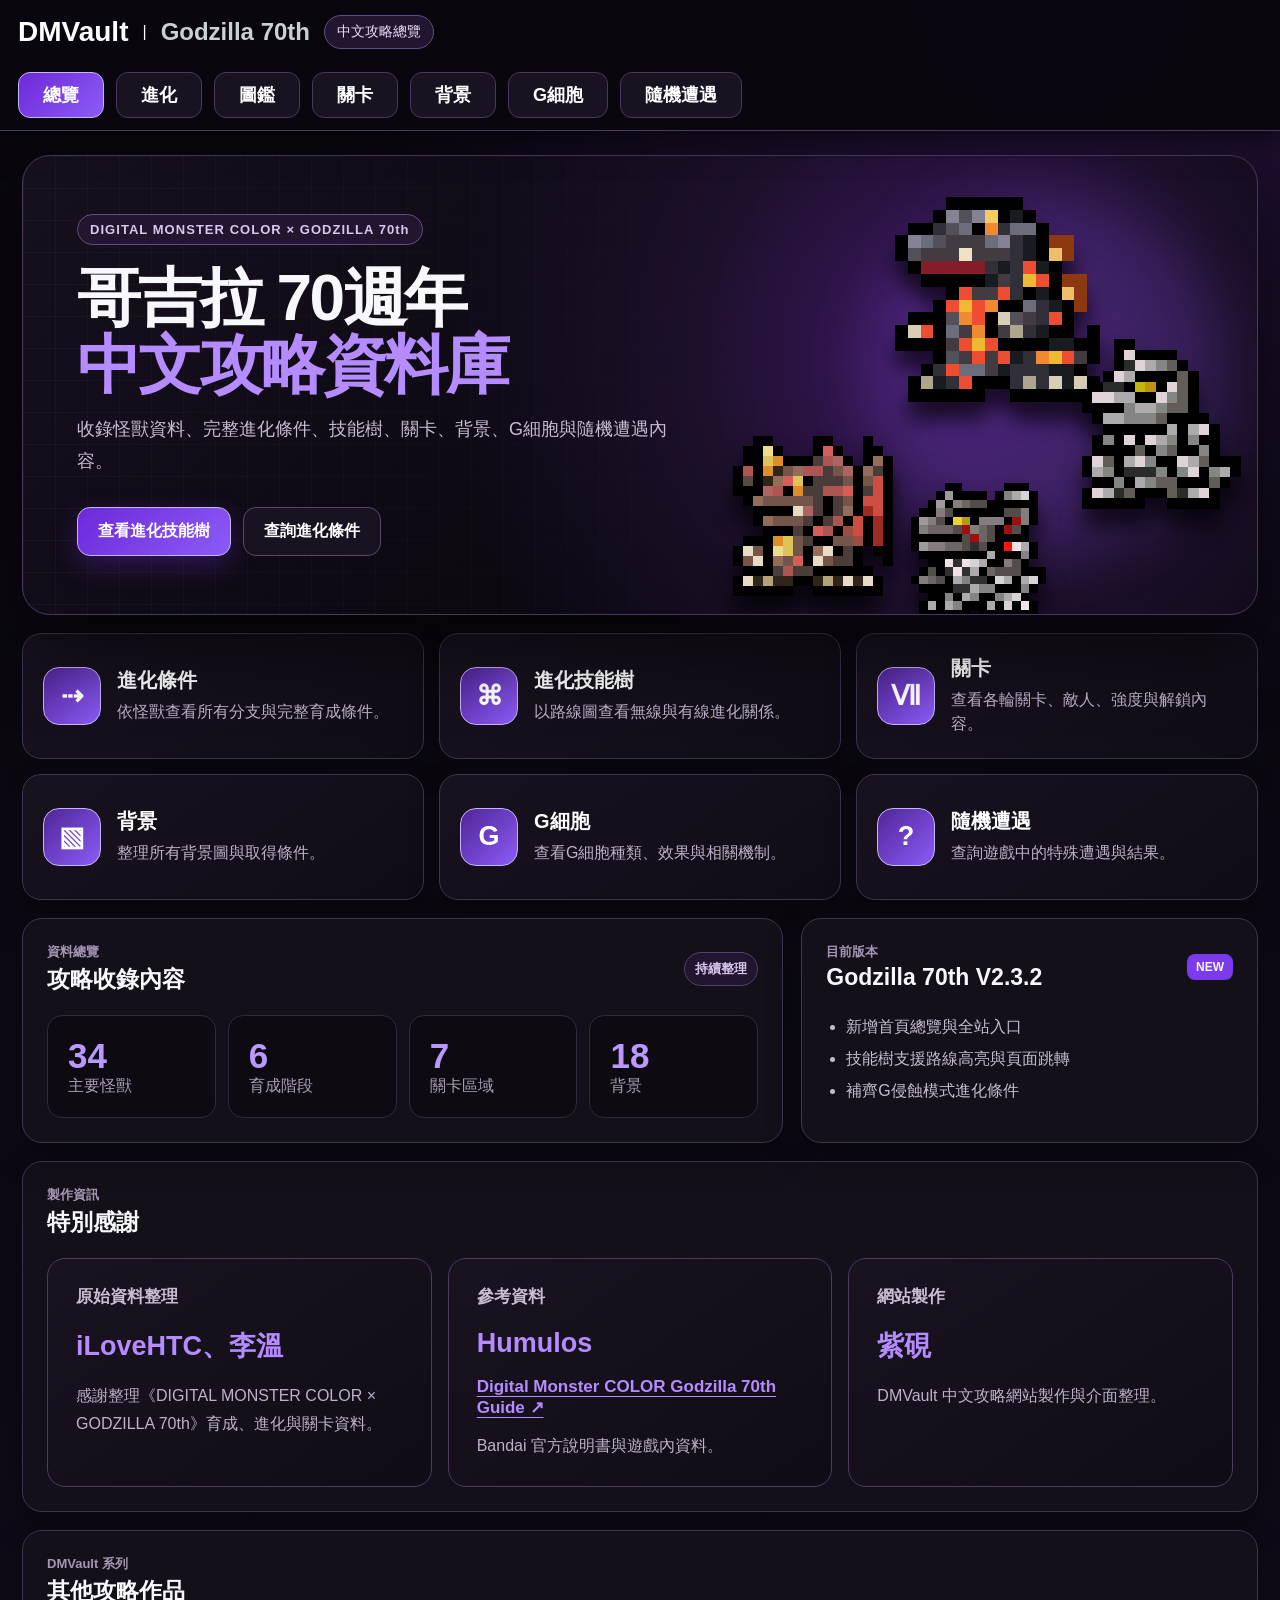
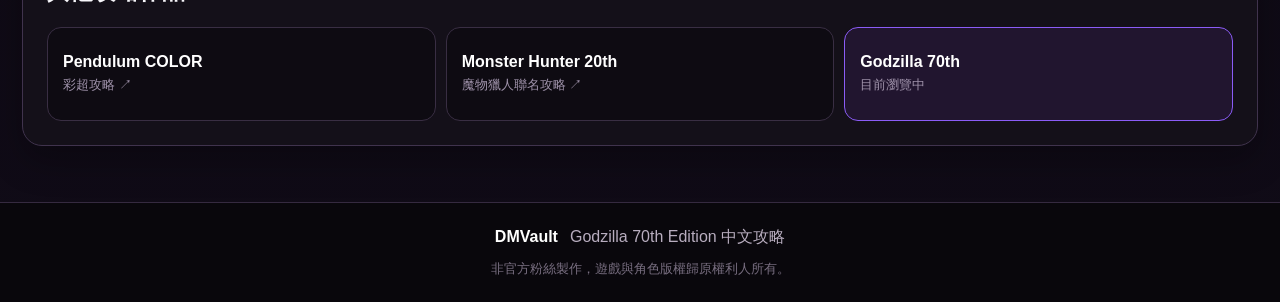
<file: index.html>
<!doctype html>
<html lang="zh-Hant">
<head>
<meta charset="utf-8">
<meta name="viewport" content="width=device-width,initial-scale=1">
<meta name="theme-color" content="#0a0710">
<meta name="description" content="DMVault 怪獸對打機 COLOR 哥吉拉 70th Edition 中文攻略總覽">
<title>總覽｜DMVault Godzilla 70th</title>
<link rel="stylesheet" href="shared.css">
<link rel="stylesheet" href="evolution.css">
<link rel="stylesheet" href="overview.css">
</head>
<body class="overview-page">
<header class="site-header">
  <div class="brand-row"><strong>DMVault</strong><span>|</span><b>Godzilla 70th</b><em>中文攻略總覽</em></div>
  <nav class="main-nav"><a class="active" href="index.html">總覽</a><a href="evolution.html">進化</a><a href="dex.html">圖鑑</a><a href="stage.html">關卡</a><a href="background.html">背景</a><a href="gcell.html">G細胞</a><a href="encounter.html">隨機遭遇</a></nav>
</header>
<main class="overview-main">
  <section class="hero-card">
    <div class="hero-copy">
      <span class="eyebrow">DIGITAL MONSTER COLOR × GODZILLA 70th</span>
      <h1>哥吉拉 70週年<br><span>中文攻略資料庫</span></h1>
      <p>收錄怪獸資料、完整進化條件、技能樹、關卡、背景、G細胞與隨機遭遇內容。</p>
      <div class="hero-actions"><a class="primary" href="dex.html">查看進化技能樹</a><a href="evolution.html">查詢進化條件</a></div>
    </div>
    <div class="hero-monsters" aria-hidden="true">
      <img class="monster m1" src="assets/data2_a32_062.png" alt="">
      <img class="monster m2" src="assets/data2_a31_060.png" alt="">
      <img class="monster m3" src="assets/data2_a28_054.png" alt="">
      <img class="monster m4" src="assets/data2_a30_058.png" alt="">
      <div class="hero-glow"></div>
    </div>
  </section>

  <section class="quick-grid" aria-label="功能選單">
    <a class="quick-card" href="evolution.html"><span class="card-icon">⇢</span><div><h2>進化條件</h2><p>依怪獸查看所有分支與完整育成條件。</p></div></a>
    <a class="quick-card" href="dex.html"><span class="card-icon">⌘</span><div><h2>進化技能樹</h2><p>以路線圖查看無線與有線進化關係。</p></div></a>
    <a class="quick-card" href="stage.html"><span class="card-icon">Ⅶ</span><div><h2>關卡</h2><p>查看各輪關卡、敵人、強度與解鎖內容。</p></div></a>
    <a class="quick-card" href="background.html"><span class="card-icon">▧</span><div><h2>背景</h2><p>整理所有背景圖與取得條件。</p></div></a>
    <a class="quick-card" href="gcell.html"><span class="card-icon">G</span><div><h2>G細胞</h2><p>查看G細胞種類、效果與相關機制。</p></div></a>
    <a class="quick-card" href="encounter.html"><span class="card-icon">?</span><div><h2>隨機遭遇</h2><p>查詢遊戲中的特殊遭遇與結果。</p></div></a>
  </section>

  <section class="dashboard-grid">
    <article class="panel stats-panel">
      <div class="panel-heading"><div><span>資料總覽</span><h2>攻略收錄內容</h2></div><span class="status-dot">持續整理</span></div>
      <div class="stats-grid">
        <div><strong>34</strong><span>主要怪獸</span></div>
        <div><strong>6</strong><span>育成階段</span></div>
        <div><strong>7</strong><span>關卡區域</span></div>
        <div><strong>18</strong><span>背景</span></div>
      </div>
    </article>
    <article class="panel update-panel">
      <div class="panel-heading"><div><span>目前版本</span><h2>Godzilla 70th V2.3.2</h2></div><b>NEW</b></div>
      <ul><li>新增首頁總覽與全站入口</li><li>技能樹支援路線高亮與頁面跳轉</li><li>補齊G侵蝕模式進化條件</li></ul>
    </article>
  </section>

  <section class="thanks-section panel">
    <div class="panel-heading"><div><span>製作資訊</span><h2>特別感謝</h2></div></div>
    <div class="thanks-grid">
      <article class="thanks-card">
        <h3>原始資料整理</h3>
        <strong>iLoveHTC、李溫</strong>
        <p>感謝整理《DIGITAL MONSTER COLOR × GODZILLA 70th》育成、進化與關卡資料。</p>
      </article>
      <article class="thanks-card">
        <h3>參考資料</h3>
        <strong>Humulos</strong>
        <a href="https://humulos.com/digimon/dmgz/" target="_blank" rel="noopener noreferrer">Digital Monster COLOR Godzilla 70th Guide ↗</a>
        <p>Bandai 官方說明書與遊戲內資料。</p>
      </article>
      <article class="thanks-card">
        <h3>網站製作</h3>
        <strong>紫硯</strong>
        <p>DMVault 中文攻略網站製作與介面整理。</p>
      </article>
    </div>
  </section>

  <section class="panel links-panel series-panel">
    <div class="panel-heading"><div><span>DMVault 系列</span><h2>其他攻略作品</h2></div></div>
    <div class="project-links">
      <a class="project-link" href="https://yanbol2001.github.io/DMVault-Pendulum-COLOR/?version=v1#view=home" target="_blank" rel="noopener noreferrer"><b>Pendulum COLOR</b><small>彩超攻略 ↗</small></a>
      <a class="project-link" href="https://yanbol2001.github.io/DMVault_MH20th/evolution/index.html" target="_blank" rel="noopener noreferrer"><b>Monster Hunter 20th</b><small>魔物獵人聯名攻略 ↗</small></a>
      <span class="project-link current"><b>Godzilla 70th</b><small>目前瀏覽中</small></span>
    </div>
  </section>
</main>
<footer class="overview-footer"><strong>DMVault</strong><span>Godzilla 70th Edition 中文攻略</span><small>非官方粉絲製作，遊戲與角色版權歸原權利人所有。</small></footer>
</body>
</html>
</file>
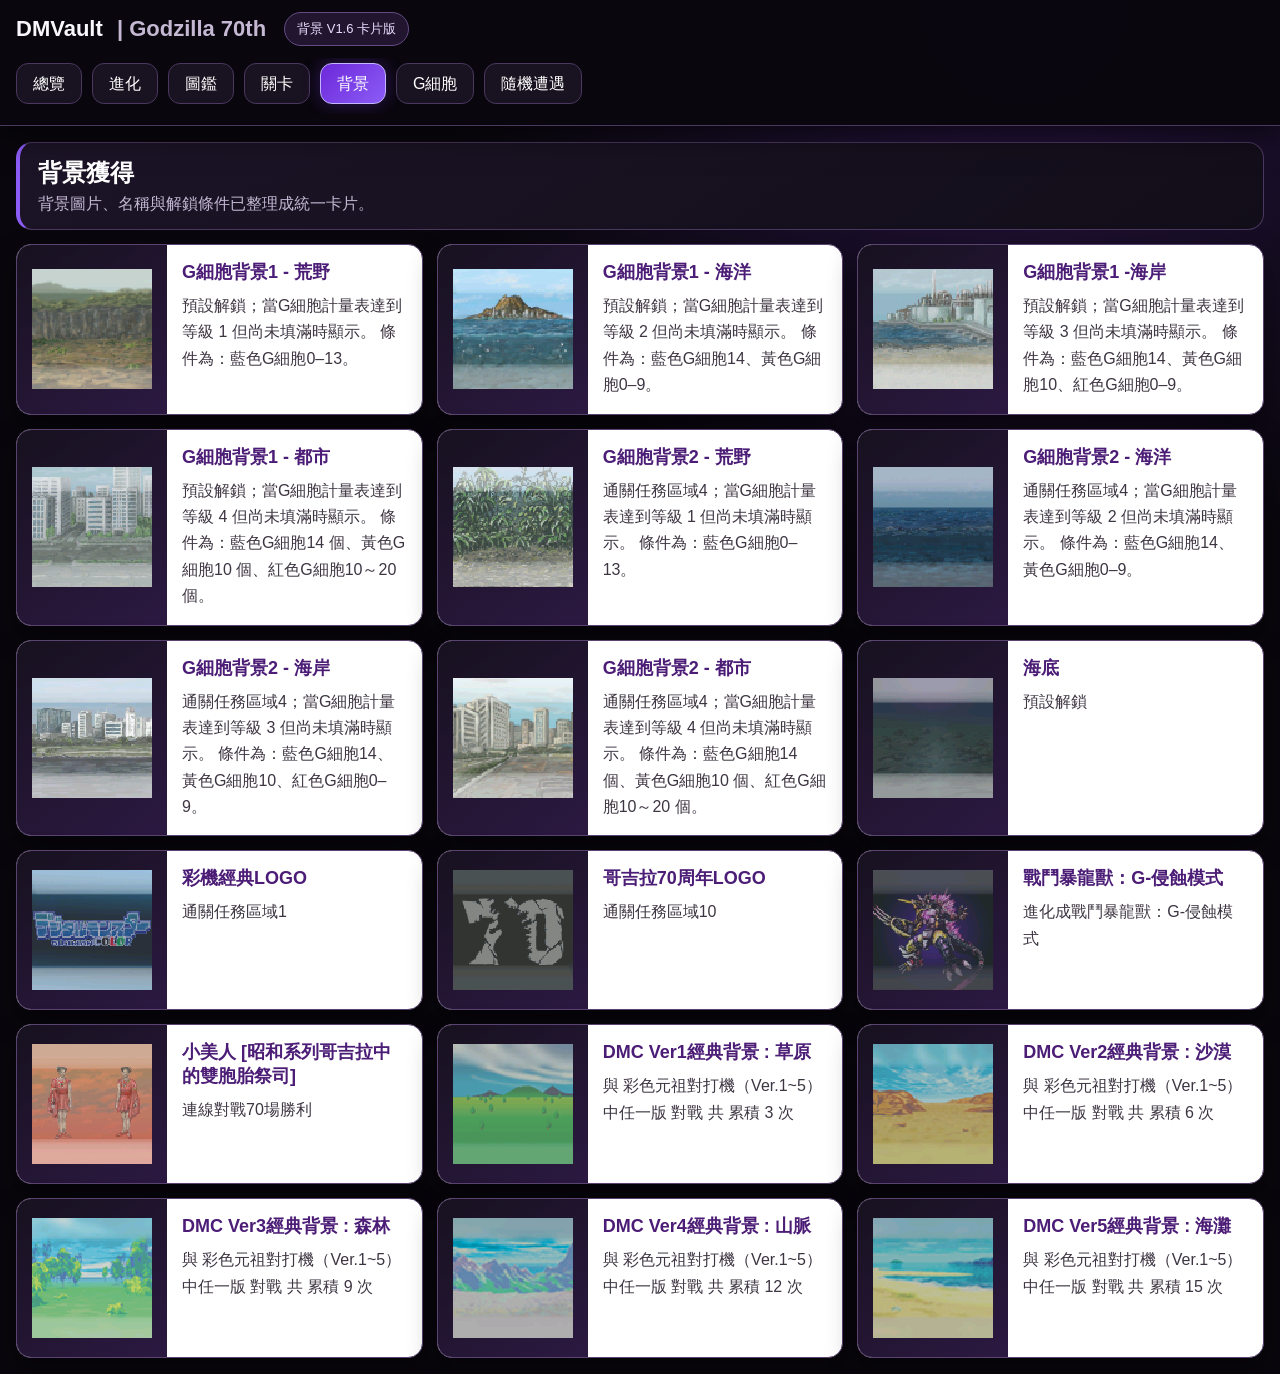
<file: background.html>
<!doctype html><html lang="zh-Hant"><head><meta charset="utf-8"><meta name="viewport" content="width=device-width,initial-scale=1"><title>背景｜DMVault Godzilla 70th</title><link rel="stylesheet" href="shared.css?v=150"><style>*{box-sizing:border-box}body{margin:0;background:radial-gradient(circle at 80% 0,#281442,transparent 34%),#09070d;color:#fff;font-family:"Noto Sans TC","Microsoft JhengHei",sans-serif}main{max-width:1500px;margin:auto;padding:16px}.hero{background:linear-gradient(145deg,#1c1427,#120e19);border:1px solid #4a385f;border-left:4px solid #8b5cf6;border-radius:16px;padding:14px 18px;margin-bottom:14px}.hero h1{margin:0 0 5px}.hero p{margin:0;color:#c4b8d3}.bg-grid{display:grid;grid-template-columns:repeat(auto-fit,minmax(320px,1fr));gap:14px}.bg-card{display:grid;grid-template-columns:150px 1fr;min-height:160px;background:#fff;color:#17111f;border:1px solid #5a4371;border-radius:15px;overflow:hidden;box-shadow:0 12px 28px #0007}.bg-image{display:flex;align-items:center;justify-content:center;background:linear-gradient(145deg,#17111f,#2c1942);padding:14px}.bg-image img{width:120px;height:120px;object-fit:contain;image-rendering:pixelated}.bg-copy{padding:15px}.bg-copy h2{margin:0 0 9px;font-size:18px;color:#4c1d76}.bg-copy p{margin:0;line-height:1.65;color:#3d3542}@media(max-width:520px){.bg-grid{grid-template-columns:1fr}.bg-card{grid-template-columns:110px 1fr}.bg-image img{width:88px;height:88px}}</style></head><body><header class="dm-header"><div class="dm-brand">DMVault <span>| Godzilla 70th</span></div><div class="dm-badge">背景 V1.6 卡片版</div><nav class="dm-nav"><a href="index.html">總覽</a><a href="evolution.html">進化</a><a href="dex.html">圖鑑</a><a href="stage.html">關卡</a><a class="active" href="background.html">背景</a><a href="gcell.html">G細胞</a><a href="encounter.html">隨機遭遇</a></nav></header><main><section class="hero"><h1>背景獲得</h1><p>背景圖片、名稱與解鎖條件已整理成統一卡片。</p></section><section class="bg-grid"><article class="bg-card"><div class="bg-image"><img src="assets/怪獸對打機COLOR 哥吉拉 70th Edition中文攻略 紫硯的副本_html_43c44af7.png" alt="G細胞背景1 - 荒野"></div><div class="bg-copy"><h2>G細胞背景1 - 荒野</h2><p>預設解鎖；當G細胞計量表達到等級 1 但尚未填滿時顯示。 條件為：藍色G細胞0–13。</p></div></article><article class="bg-card"><div class="bg-image"><img src="assets/怪獸對打機COLOR 哥吉拉 70th Edition中文攻略 紫硯的副本_html_69cca1a5.png" alt="G細胞背景1 - 海洋"></div><div class="bg-copy"><h2>G細胞背景1 - 海洋</h2><p>預設解鎖；當G細胞計量表達到等級 2 但尚未填滿時顯示。 條件為：藍色G細胞14、黃色G細胞0–9。</p></div></article><article class="bg-card"><div class="bg-image"><img src="assets/怪獸對打機COLOR 哥吉拉 70th Edition中文攻略 紫硯的副本_html_1aa0eda8.png" alt="G細胞背景1 -海岸"></div><div class="bg-copy"><h2>G細胞背景1 -海岸</h2><p>預設解鎖；當G細胞計量表達到等級 3 但尚未填滿時顯示。 條件為：藍色G細胞14、黃色G細胞10、紅色G細胞0–9。</p></div></article><article class="bg-card"><div class="bg-image"><img src="assets/怪獸對打機COLOR 哥吉拉 70th Edition中文攻略 紫硯的副本_html_28982349.png" alt="G細胞背景1 - 都市"></div><div class="bg-copy"><h2>G細胞背景1 - 都市</h2><p>預設解鎖；當G細胞計量表達到等級 4 但尚未填滿時顯示。 條件為：藍色G細胞14 個、黃色G細胞10 個、紅色G細胞10～20 個。</p></div></article><article class="bg-card"><div class="bg-image"><img src="assets/怪獸對打機COLOR 哥吉拉 70th Edition中文攻略 紫硯的副本_html_73aa8780.png" alt="G細胞背景2 - 荒野"></div><div class="bg-copy"><h2>G細胞背景2 - 荒野</h2><p>通關任務區域4；當G細胞計量表達到等級 1 但尚未填滿時顯示。 條件為：藍色G細胞0–13。</p></div></article><article class="bg-card"><div class="bg-image"><img src="assets/怪獸對打機COLOR 哥吉拉 70th Edition中文攻略 紫硯的副本_html_75eb52c1.png" alt="G細胞背景2 - 海洋"></div><div class="bg-copy"><h2>G細胞背景2 - 海洋</h2><p>通關任務區域4；當G細胞計量表達到等級 2 但尚未填滿時顯示。 條件為：藍色G細胞14、黃色G細胞0–9。</p></div></article><article class="bg-card"><div class="bg-image"><img src="assets/怪獸對打機COLOR 哥吉拉 70th Edition中文攻略 紫硯的副本_html_7d797acc.png" alt="G細胞背景2 - 海岸"></div><div class="bg-copy"><h2>G細胞背景2 - 海岸</h2><p>通關任務區域4；當G細胞計量表達到等級 3 但尚未填滿時顯示。 條件為：藍色G細胞14、黃色G細胞10、紅色G細胞0–9。</p></div></article><article class="bg-card"><div class="bg-image"><img src="assets/怪獸對打機COLOR 哥吉拉 70th Edition中文攻略 紫硯的副本_html_9ff56f3a.png" alt="G細胞背景2 - 都市"></div><div class="bg-copy"><h2>G細胞背景2 - 都市</h2><p>通關任務區域4；當G細胞計量表達到等級 4 但尚未填滿時顯示。 條件為：藍色G細胞14 個、黃色G細胞10 個、紅色G細胞10～20 個。</p></div></article><article class="bg-card"><div class="bg-image"><img src="assets/怪獸對打機COLOR 哥吉拉 70th Edition中文攻略 紫硯的副本_html_dbadd687.png" alt="海底"></div><div class="bg-copy"><h2>海底</h2><p>預設解鎖</p></div></article><article class="bg-card"><div class="bg-image"><img src="assets/怪獸對打機COLOR 哥吉拉 70th Edition中文攻略 紫硯的副本_html_d315a100.png" alt="彩機經典LOGO"></div><div class="bg-copy"><h2>彩機經典LOGO</h2><p>通關任務區域1</p></div></article><article class="bg-card"><div class="bg-image"><img src="assets/怪獸對打機COLOR 哥吉拉 70th Edition中文攻略 紫硯的副本_html_f11c5633.png" alt="哥吉拉70周年LOGO"></div><div class="bg-copy"><h2>哥吉拉70周年LOGO</h2><p>通關任務區域10</p></div></article><article class="bg-card"><div class="bg-image"><img src="assets/怪獸對打機COLOR 哥吉拉 70th Edition中文攻略 紫硯的副本_html_17593b94.png" alt="戰鬥暴龍獸：G-侵蝕模式"></div><div class="bg-copy"><h2>戰鬥暴龍獸：G-侵蝕模式</h2><p>進化成戰鬥暴龍獸：G-侵蝕模式</p></div></article><article class="bg-card"><div class="bg-image"><img src="assets/怪獸對打機COLOR 哥吉拉 70th Edition中文攻略 紫硯的副本_html_e0c6b8cb.png" alt="小美人 [昭和系列哥吉拉中的雙胞胎祭司]"></div><div class="bg-copy"><h2>小美人 [昭和系列哥吉拉中的雙胞胎祭司]</h2><p>連線對戰70場勝利</p></div></article><article class="bg-card"><div class="bg-image"><img src="assets/怪獸對打機COLOR 哥吉拉 70th Edition中文攻略 紫硯的副本_html_563b8519.png" alt="DMC Ver1經典背景 : 草原"></div><div class="bg-copy"><h2>DMC Ver1經典背景 : 草原</h2><p>與 彩色元祖對打機（Ver.1~5）中任一版 對戰 共 累積 3 次</p></div></article><article class="bg-card"><div class="bg-image"><img src="assets/怪獸對打機COLOR 哥吉拉 70th Edition中文攻略 紫硯的副本_html_6d951e50.png" alt="DMC Ver2經典背景 : 沙漠"></div><div class="bg-copy"><h2>DMC Ver2經典背景 : 沙漠</h2><p>與 彩色元祖對打機（Ver.1~5）中任一版 對戰 共 累積 6 次</p></div></article><article class="bg-card"><div class="bg-image"><img src="assets/怪獸對打機COLOR 哥吉拉 70th Edition中文攻略 紫硯的副本_html_45a6aa62.png" alt="DMC Ver3經典背景 : 森林"></div><div class="bg-copy"><h2>DMC Ver3經典背景 : 森林</h2><p>與 彩色元祖對打機（Ver.1~5）中任一版 對戰 共 累積 9 次</p></div></article><article class="bg-card"><div class="bg-image"><img src="assets/怪獸對打機COLOR 哥吉拉 70th Edition中文攻略 紫硯的副本_html_868a1b3f.png" alt="DMC Ver4經典背景 : 山脈"></div><div class="bg-copy"><h2>DMC Ver4經典背景 : 山脈</h2><p>與 彩色元祖對打機（Ver.1~5）中任一版 對戰 共 累積 12 次</p></div></article><article class="bg-card"><div class="bg-image"><img src="assets/怪獸對打機COLOR 哥吉拉 70th Edition中文攻略 紫硯的副本_html_cb7144b4.png" alt="DMC Ver5經典背景 : 海灘"></div><div class="bg-copy"><h2>DMC Ver5經典背景 : 海灘</h2><p>與 彩色元祖對打機（Ver.1~5）中任一版 對戰 共 累積 15 次</p></div></article></section></main></body></html>
</file>
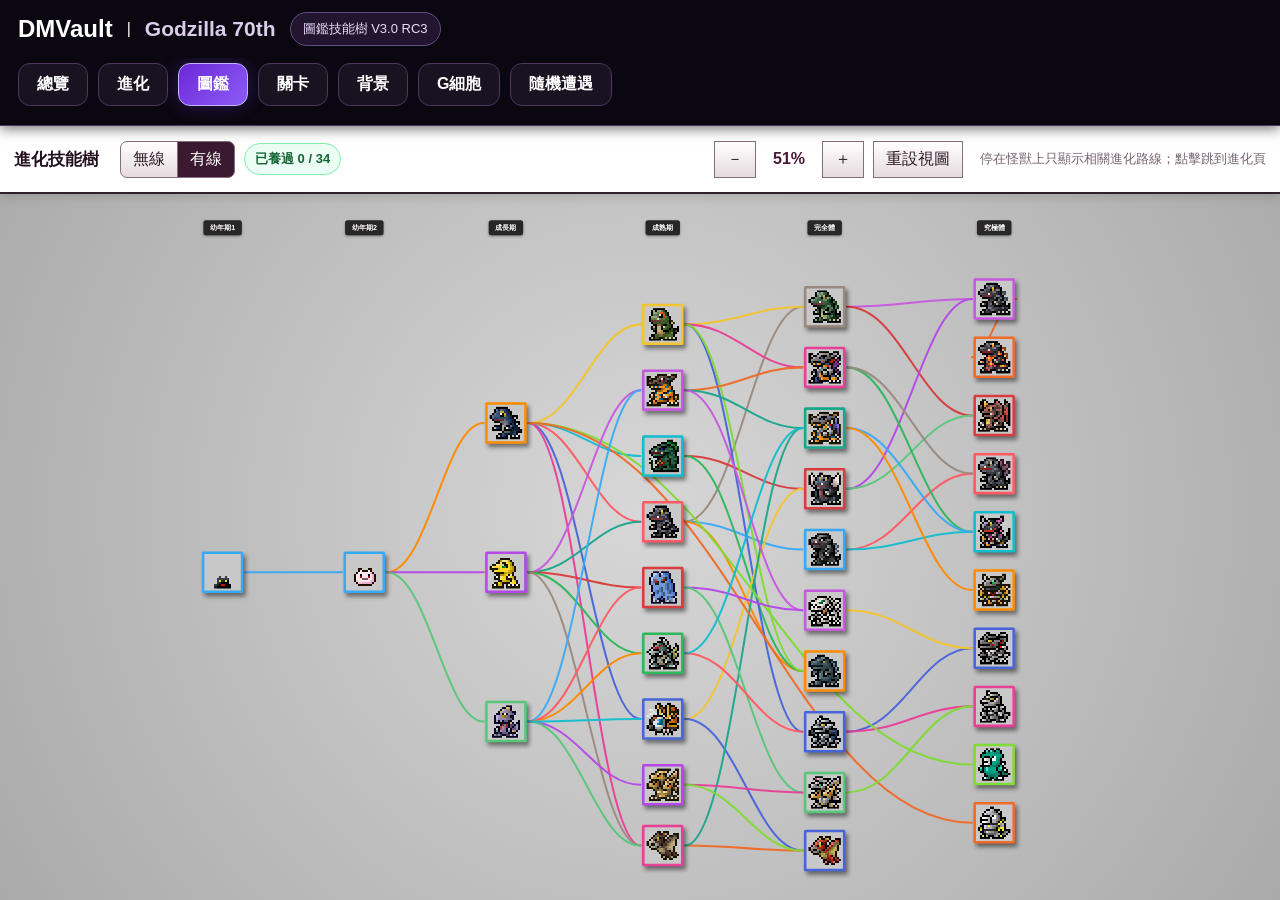
<file: dex.html>
<!doctype html>
<html lang="zh-Hant"><head><meta charset="utf-8"><meta name="viewport" content="width=device-width,initial-scale=1,maximum-scale=3,user-scalable=yes">
<title>圖鑑｜DMVault Godzilla 70th V3.0 RC2</title><link rel="stylesheet" href="shared.css?v=240">
<style>
*{box-sizing:border-box}html,body{margin:0;width:100%;height:100%;background:#eee;color:#22121f;font-family:"Noto Sans TC","Microsoft JhengHei",sans-serif;overflow:hidden}
.site-header{height:126px;background:#0a0710;color:#fff;border-bottom:1px solid #4a385f;box-shadow:0 3px 12px #0008;position:relative;z-index:50;overflow:hidden}
.brand-row{height:58px;display:flex;align-items:center;gap:14px;padding:0 18px;white-space:nowrap}.brand-row strong{font-size:24px}.brand-row b{font-size:21px;color:#d8cdea}.brand-row em{font-style:normal;font-size:13px;padding:7px 12px;border:1px solid #654b84;border-radius:18px;color:#eadcff;background:#21152f}
.main-nav{height:68px;display:flex;align-items:flex-start;gap:10px;padding:5px 18px 10px;overflow-x:auto;white-space:nowrap}.main-nav a{flex:0 0 auto;color:#fff;text-decoration:none;border:1px solid #4a385f;background:#191220;border-radius:12px;padding:10px 18px;font-size:16px;font-weight:700}.main-nav a.active{background:linear-gradient(135deg,#6d28d9,#8b5cf6);border-color:#c4b5fd;box-shadow:0 0 18px #7c3aed55}
main{height:calc(100vh - 126px);display:flex;flex-direction:column;background:#f8f6f7}.toolbar{min-height:68px;display:flex;align-items:center;gap:9px;padding:10px 14px;border-bottom:2px solid #2e2029;background:#fff;z-index:20;box-shadow:0 3px 10px #0002}.toolbar h1{font-size:17px;margin:0 12px 0 0}.seg{display:inline-flex}button{font:inherit}.toolbar button{border:1px solid #846e7a;background:linear-gradient(#fff,#e6dadd);padding:7px 12px;cursor:pointer;color:#2b1824}.toolbar .seg button:first-child{border-radius:7px 0 0 7px}.toolbar .seg button:last-child{border-radius:0 7px 7px 0;margin-left:-1px}.toolbar button.active{background:#3b1930;color:#fff}.toolbar .spacer{flex:1}.zoomValue{min-width:48px;text-align:center;font-weight:900;color:#4a1938}.hint{font-size:13px;color:#75636e;margin-left:8px;white-space:nowrap}
#viewport{position:relative;flex:1;min-height:0;overflow:hidden;cursor:grab;background:radial-gradient(circle at 50% 45%,#d7d7d7,#aaa);touch-action:none}#viewport.dragging{cursor:grabbing}#world{position:absolute;left:0;top:0;transform-origin:0 0;width:1880px;height:1340px}#wires{position:absolute;inset:0;width:100%;height:100%;overflow:visible;pointer-events:none}.stageTitle{position:absolute;top:24px;transform:translateX(-50%);background:#292626;color:#fff;font-weight:900;font-size:14px;padding:6px 13px;border-radius:5px;box-shadow:0 2px 5px #0006;white-space:nowrap;z-index:9}.node{position:absolute;width:82px;height:82px;transform:translate(-50%,-50%);border:5px solid var(--c,#38a3ff);border-radius:3px;background:#c8c8c8;box-shadow:5px 7px 8px #0007;display:grid;place-items:center;padding:4px;cursor:pointer;transition:opacity .14s ease,filter .14s ease,transform .14s ease;z-index:5}.node:hover,.node.hovered{transform:translate(-50%,-50%) scale(1.18);z-index:15;filter:brightness(1.12);box-shadow:0 0 0 3px #fff,7px 10px 15px #0009}.node.dim{opacity:.08;filter:grayscale(1)}.node img{width:100%;height:100%;object-fit:contain;image-rendering:pixelated;pointer-events:none}.node.owned{border-color:#22c55e!important;box-shadow:0 0 0 4px #dcfce7,5px 7px 8px #0007}.owned-mark{display:none;position:absolute;right:3px;top:3px;width:22px;height:22px;place-items:center;border-radius:50%;background:#16a34a;color:#fff;border:2px solid #fff;font-size:15px;line-height:1;font-weight:1000;box-shadow:0 2px 6px #0008;z-index:20;pointer-events:none}.node.owned .owned-mark{display:grid}.ownedCount{display:inline-flex;align-items:center;gap:5px;padding:6px 10px;border-radius:999px;background:#ecfdf5;border:1px solid #86efac;color:#166534;font-size:13px;font-weight:900;white-space:nowrap}.edge{fill:none;stroke-width:4;stroke-linejoin:round;stroke-linecap:round;opacity:.95;transition:opacity .12s,stroke-width .12s,filter .12s}.edge.dim{opacity:.025}.edge.hot{stroke-width:7;opacity:1;filter:drop-shadow(0 0 3px #fff) drop-shadow(0 0 4px currentColor)}
@media(max-width:800px){.site-header{height:116px}.brand-row{height:52px;padding:0 10px}.brand-row strong{font-size:19px}.brand-row b{font-size:17px}.brand-row em{display:none}.main-nav{height:64px;padding:4px 10px 9px}.main-nav a{padding:9px 12px;font-size:14px}main{height:calc(100vh - 116px)}.toolbar{min-height:104px;padding:8px;flex-wrap:wrap}.toolbar h1{width:100%;margin:0}.hint{display:none}.node{width:74px;height:74px}}
</style></head><body>
<header class="site-header"><div class="brand-row"><strong>DMVault</strong><span>|</span><b>Godzilla 70th</b><em>圖鑑技能樹 V3.0 RC3</em></div><nav class="main-nav"><a href="index.html">總覽</a><a href="evolution.html">進化</a><a class="active" href="dex.html">圖鑑</a><a href="stage.html">關卡</a><a href="background.html">背景</a><a href="gcell.html">G細胞</a><a href="encounter.html">隨機遭遇</a></nav></header>
<main><div class="toolbar"><h1>進化技能樹</h1><div class="seg"><button id="wireOff">無線</button><button id="wireOn" class="active">有線</button></div><span class="ownedCount" id="ownedCount">已養過 0 / 34</span><div class="spacer"></div><button id="minus">－</button><span class="zoomValue" id="zoomValue">65%</span><button id="plus">＋</button><button id="reset">重設視圖</button><span class="hint">停在怪獸上只顯示相關進化路線；點擊跳到進化頁</span></div><div id="viewport"><div id="world"><svg id="wires"></svg><div id="nodes"></div></div></div></main>
<script>
const monsters=[{"id": 0, "name": "黑球獸", "jp": "ボタモン", "img": "assets/data2_a1_000.png", "stage": "幼年期Ⅰ", "attr": "無屬性", "stats": {"階段": "幼年期Ⅰ", "屬性": "無屬性", "體力值": "0", "最低體重": "5 g", "進化時間": "10 分鐘", "睡眠開始": "00:00", "飢餓倒數": "3 分", "力量倒數": "3 分", "排便倒數": "3 分", "可治療次數": "65535", "遭遇時間組": "—", "遭遇對手組": "—", "強度": "0", "攻擊點陣 ID": "0"}}, {"id": 1, "name": "滾球獸", "jp": "コロモン", "img": "assets/data2_a2_002.png", "stage": "幼年期Ⅱ", "attr": "無屬性", "stats": {"階段": "幼年期Ⅱ", "屬性": "無屬性", "體力值": "0", "最低體重": "10 g", "進化時間": "12 小時", "睡眠開始": "20:00", "飢餓倒數": "30 分", "力量倒數": "30 分", "排便倒數": "60 分", "可治療次數": "1", "遭遇時間組": "—", "遭遇對手組": "—", "強度": "0", "攻擊點陣 ID": "0"}}, {"id": 2, "name": "幼期哥吉拉", "jp": "ベビーゴジラ", "img": "assets/data2_a3_004.png", "stage": "成長期", "attr": "病毒種", "stats": {"階段": "成長期", "屬性": "病毒種", "體力值": "20", "最低體重": "20 g", "進化時間": "24 小時", "睡眠開始": "21:00", "飢餓倒數": "38 分", "力量倒數": "38 分", "排便倒數": "120 分", "可治療次數": "1", "遭遇時間組": "0", "遭遇對手組": "0", "強度": "30", "攻擊點陣 ID": "26"}}, {"id": 3, "name": "亞古獸", "jp": "アグモン", "img": "assets/data2_a4_006.png", "stage": "成長期", "attr": "疫苗種", "stats": {"階段": "成長期", "屬性": "疫苗種", "體力值": "20", "最低體重": "20 g", "進化時間": "24 小時", "睡眠開始": "20:00", "飢餓倒數": "48 分", "力量倒數": "48 分", "排便倒數": "120 分", "可治療次數": "2", "遭遇時間組": "1", "遭遇對手組": "0", "強度": "25", "攻擊點陣 ID": "1"}}, {"id": 4, "name": "單角龍獸", "jp": "モノドラモン", "img": "assets/data2_a5_008.png", "stage": "成長期", "attr": "資料種", "stats": {"階段": "成長期", "屬性": "資料種", "體力值": "20", "最低體重": "40 g", "進化時間": "24 小時", "睡眠開始": "22:00", "飢餓倒數": "48 分", "力量倒數": "48 分", "排便倒數": "120 分", "可治療次數": "2", "遭遇時間組": "0", "遭遇對手組": "0", "強度": "22", "攻擊點陣 ID": "20"}}, {"id": 5, "name": "力多爾哥吉拉", "jp": "レドゴジラ", "img": "assets/data2_a6_010.png", "stage": "成熟期", "attr": "病毒種", "stats": {"階段": "成熟期", "屬性": "病毒種", "體力值": "30", "最低體重": "40 g", "進化時間": "36 小時", "睡眠開始": "22:00", "飢餓倒數": "48 分", "力量倒數": "48 分", "排便倒數": "120 分", "可治療次數": "1", "遭遇時間組": "2", "遭遇對手組": "1", "強度": "52", "攻擊點陣 ID": "68"}}, {"id": 6, "name": "暴龍獸", "jp": "グレイモン", "img": "assets/data2_a7_012.png", "stage": "成熟期", "attr": "疫苗種", "stats": {"階段": "成熟期", "屬性": "疫苗種", "體力值": "30", "最低體重": "30 g", "進化時間": "36 小時", "睡眠開始": "23:00", "飢餓倒數": "59 分", "力量倒數": "59 分", "排便倒數": "120 分", "可治療次數": "1", "遭遇時間組": "4", "遭遇對手組": "2", "強度": "50", "攻擊點陣 ID": "3"}}, {"id": 7, "name": "碧奧蘭蒂", "jp": "ビオランテ", "img": "assets/data2_a8_014.png", "stage": "成熟期", "attr": "資料種", "stats": {"階段": "成熟期", "屬性": "資料種", "體力值": "30", "最低體重": "40 g", "進化時間": "36 小時", "睡眠開始": "21:00", "飢餓倒數": "48 分", "力量倒數": "48 分", "排便倒數": "120 分", "可治療次數": "1", "遭遇時間組": "3", "遭遇對手組": "1", "強度": "40", "攻擊點陣 ID": "91"}}, {"id": 8, "name": "哥吉拉龍", "jp": "ゴジラザウルス", "img": "assets/data2_a9_016.png", "stage": "成熟期", "attr": "病毒種", "stats": {"階段": "成熟期", "屬性": "病毒種", "體力值": "30", "最低體重": "20 g", "進化時間": "36 小時", "睡眠開始": "22:00", "飢餓倒數": "38 分", "力量倒數": "38 分", "排便倒數": "120 分", "可治療次數": "1", "遭遇時間組": "4", "遭遇對手組": "2", "強度": "46", "攻擊點陣 ID": "26"}}, {"id": 9, "name": "爛泥獸", "jp": "レアモン", "img": "assets/data2_a10_018.png", "stage": "成熟期", "attr": "病毒種", "stats": {"階段": "成熟期", "屬性": "病毒種", "體力值": "30", "最低體重": "20 g", "進化時間": "36 小時", "睡眠開始": "22:00", "飢餓倒數": "28 分", "力量倒數": "28 分", "排便倒數": "120 分", "可治療次數": "3", "遭遇時間組": "2", "遭遇對手組": "1", "強度": "40", "攻擊點陣 ID": "15"}}, {"id": 10, "name": "蓋剛", "jp": "ガイガン", "img": "assets/data2_a11_020.png", "stage": "成熟期", "attr": "資料種", "stats": {"階段": "成熟期", "屬性": "資料種", "體力值": "30", "最低體重": "40 g", "進化時間": "36 小時", "睡眠開始": "22:00", "飢餓倒數": "48 分", "力量倒數": "48 分", "排便倒數": "120 分", "可治療次數": "2", "遭遇時間組": "4", "遭遇對手組": "2", "強度": "45", "攻擊點陣 ID": "20"}}, {"id": 11, "name": "摩斯拉", "jp": "モスラ", "img": "assets/data2_a12_022.png", "stage": "成熟期", "attr": "資料種", "stats": {"階段": "成熟期", "屬性": "資料種", "體力值": "30", "最低體重": "20 g", "進化時間": "36 小時", "睡眠開始": "21:00", "飢餓倒數": "38 分", "力量倒數": "38 分", "排便倒數": "120 分", "可治療次數": "3", "遭遇時間組": "2", "遭遇對手組": "1", "強度": "42", "攻擊點陣 ID": "91"}}, {"id": 12, "name": "王者基多拉", "jp": "キングギドラ", "img": "assets/data2_a13_024.png", "stage": "成熟期", "attr": "資料種", "stats": {"階段": "成熟期", "屬性": "資料種", "體力值": "30", "最低體重": "60 g", "進化時間": "36 小時", "睡眠開始": "22:00", "飢餓倒數": "59 分", "力量倒數": "59 分", "排便倒數": "120 分", "可治療次數": "2", "遭遇時間組": "3", "遭遇對手組": "1", "強度": "48", "攻擊點陣 ID": "4"}}, {"id": 13, "name": "拉頓", "jp": "ラドン", "img": "assets/data2_a14_026.png", "stage": "成熟期", "attr": "資料種", "stats": {"階段": "成熟期", "屬性": "資料種", "體力值": "30", "最低體重": "40 g", "進化時間": "36 小時", "睡眠開始": "22:00", "飢餓倒數": "38 分", "力量倒數": "38 分", "排便倒數": "120 分", "可治療次數": "2", "遭遇時間組": "4", "遭遇對手組": "2", "強度": "45", "攻擊點陣 ID": "5"}}, {"id": 14, "name": "哥吉拉二世", "jp": "ゴジラジュニア", "img": "assets/data2_a15_028.png", "stage": "完全體", "attr": "病毒種", "stats": {"階段": "完全體", "屬性": "病毒種", "體力值": "40", "最低體重": "50 g", "進化時間": "48 小時", "睡眠開始": "23:00", "飢餓倒數": "48 分", "力量倒數": "48 分", "排便倒數": "120 分", "可治療次數": "1", "遭遇時間組": "4", "遭遇對手組": "3", "強度": "95", "攻擊點陣 ID": "1"}}, {"id": 15, "name": "機械暴龍獸：G侵蝕模式", "jp": "メタルグレイモン：「G」侵食モード", "img": "assets/data2_a16_030.png", "stage": "完全體", "attr": "疫苗種", "stats": {"階段": "完全體", "屬性": "疫苗種", "體力值": "50", "最低體重": "40 g", "進化時間": "48 小時", "睡眠開始": "22:00", "飢餓倒數": "59 分", "力量倒數": "59 分", "排便倒數": "120 分", "可治療次數": "1", "遭遇時間組": "7", "遭遇對手組": "5", "強度": "110", "攻擊點陣 ID": "2"}}, {"id": 16, "name": "機械暴龍獸", "jp": "メタルグレイモン", "img": "assets/data2_a17_032.png", "stage": "完全體", "attr": "疫苗種", "stats": {"階段": "完全體", "屬性": "疫苗種", "體力值": "40", "最低體重": "40 g", "進化時間": "48 小時", "睡眠開始": "22:00", "飢餓倒數": "59 分", "力量倒數": "59 分", "排便倒數": "120 分", "可治療次數": "1", "遭遇時間組": "6", "遭遇對手組": "4", "強度": "90", "攻擊點陣 ID": "2"}}, {"id": 17, "name": "太空哥吉拉", "jp": "スペースゴジラ", "img": "assets/data2_a18_034.png", "stage": "完全體", "attr": "資料種", "stats": {"階段": "完全體", "屬性": "資料種", "體力值": "40", "最低體重": "40 g", "進化時間": "48 小時", "睡眠開始": "23:00", "飢餓倒數": "48 分", "力量倒數": "48 分", "排便倒數": "120 分", "可治療次數": "1", "遭遇時間組": "4", "遭遇對手組": "3", "強度": "78", "攻擊點陣 ID": "16"}}, {"id": 18, "name": "哥吉拉1954", "jp": "ゴジラ1954", "img": "assets/data2_a19_036.png", "stage": "完全體", "attr": "病毒種", "stats": {"階段": "完全體", "屬性": "病毒種", "體力值": "40", "最低體重": "50 g", "進化時間": "48 小時", "睡眠開始": "23:00", "飢餓倒數": "66 分", "力量倒數": "66 分", "排便倒數": "120 分", "可治療次數": "1", "遭遇時間組": "5", "遭遇對手組": "4", "強度": "90", "攻擊點陣 ID": "75"}}, {"id": 19, "name": "喪屍暴龍獸：G侵蝕模式", "jp": "スカルグレイモン：「G」侵食モード", "img": "assets/data2_a20_038.png", "stage": "完全體", "attr": "病毒種", "stats": {"階段": "完全體", "屬性": "病毒種", "體力值": "40", "最低體重": "40 g", "進化時間": "48 小時", "睡眠開始": "22:00", "飢餓倒數": "59 分", "力量倒數": "59 分", "排便倒數": "120 分", "可治療次數": "3", "遭遇時間組": "7", "遭遇對手組": "5", "強度": "100", "攻擊點陣 ID": "116"}}, {"id": 20, "name": "吉拉", "jp": "ジラ", "img": "assets/data2_a21_040.png", "stage": "完全體", "attr": "資料種", "stats": {"階段": "完全體", "屬性": "資料種", "體力值": "40", "最低體重": "30 g", "進化時間": "48 小時", "睡眠開始": "22:00", "飢餓倒數": "38 分", "力量倒數": "38 分", "排便倒數": "120 分", "可治療次數": "2", "遭遇時間組": "4", "遭遇對手組": "3", "強度": "70", "攻擊點陣 ID": "26"}}, {"id": 21, "name": "三式機龍改", "jp": "三式機竜改", "img": "assets/data2_a22_042.png", "stage": "完全體", "attr": "病毒種", "stats": {"階段": "完全體", "屬性": "病毒種", "體力值": "40", "最低體重": "40 g", "進化時間": "48 小時", "睡眠開始": "23:00", "飢餓倒數": "48 分", "力量倒數": "48 分", "排便倒數": "120 分", "可治療次數": "1", "遭遇時間組": "7", "遭遇對手組": "4", "強度": "85", "攻擊點陣 ID": "33"}}, {"id": 22, "name": "機械王者基多拉", "jp": "メカキングギドラ", "img": "assets/data2_a23_044.png", "stage": "完全體", "attr": "資料種", "stats": {"階段": "完全體", "屬性": "資料種", "體力值": "40", "最低體重": "80 g", "進化時間": "48 小時", "睡眠開始": "23:00", "飢餓倒數": "48 分", "力量倒數": "48 分", "排便倒數": "120 分", "可治療次數": "2", "遭遇時間組": "5", "遭遇對手組": "4", "強度": "78", "攻擊點陣 ID": "81"}}, {"id": 23, "name": "火之拉頓", "jp": "ファイヤーラドン", "img": "assets/data2_a24_046.png", "stage": "完全體", "attr": "資料種", "stats": {"階段": "完全體", "屬性": "資料種", "體力值": "40", "最低體重": "40 g", "進化時間": "48 小時", "睡眠開始": "22:00", "飢餓倒數": "38 分", "力量倒數": "38 分", "排便倒數": "120 分", "可治療次數": "2", "遭遇時間組": "3", "遭遇對手組": "3", "強度": "80", "攻擊點陣 ID": "78"}}, {"id": 24, "name": "哥吉拉1994", "jp": "ゴジラ1994", "img": "assets/data2_a25_048.png", "stage": "究極體", "attr": "病毒種", "stats": {"階段": "究極體", "屬性": "病毒種", "體力值": "50", "最低體重": "50 g", "進化時間": "48 小時", "睡眠開始": "24:00", "飢餓倒數": "59 分", "力量倒數": "59 分", "排便倒數": "120 分", "可治療次數": "1", "遭遇時間組": "5", "遭遇對手組": "6", "強度": "170", "攻擊點陣 ID": "1"}}, {"id": 25, "name": "戰鬥暴龍獸：G侵蝕模式", "jp": "ウォーグレイモン：「G」侵食モード", "img": "assets/data2_a26_050.png", "stage": "究極體", "attr": "疫苗種", "stats": {"階段": "究極體", "屬性": "疫苗種", "體力值": "50", "最低體重": "20 g", "進化時間": "48 小時", "睡眠開始": "23:00", "飢餓倒數": "59 分", "力量倒數": "59 分", "排便倒數": "120 分", "可治療次數": "1", "遭遇時間組": "7", "遭遇對手組": "7", "強度": "190", "攻擊點陣 ID": "13"}}, {"id": 26, "name": "戰鬥暴龍獸", "jp": "ウォーグレイモン", "img": "assets/data2_a27_052.png", "stage": "究極體", "attr": "疫苗種", "stats": {"階段": "究極體", "屬性": "疫苗種", "體力值": "50", "最低體重": "20 g", "進化時間": "48 小時", "睡眠開始": "23:00", "飢餓倒數": "59 分", "力量倒數": "59 分", "排便倒數": "120 分", "可治療次數": "1", "遭遇時間組": "6", "遭遇對手組": "5", "強度": "145", "攻擊點陣 ID": "34"}}, {"id": 27, "name": "戴斯特洛伊亞", "jp": "デストロイア", "img": "assets/data2_a28_054.png", "stage": "究極體", "attr": "資料種", "stats": {"階段": "究極體", "屬性": "資料種", "體力值": "50", "最低體重": "60 g", "進化時間": "48 小時", "睡眠開始": "24:00", "飢餓倒數": "48 分", "力量倒數": "48 分", "排便倒數": "120 分", "可治療次數": "2", "遭遇時間組": "5", "遭遇對手組": "5", "強度": "155", "攻擊點陣 ID": "30"}}, {"id": 28, "name": "哥吉拉1999", "jp": "ゴジラ1999", "img": "assets/data2_a29_056.png", "stage": "究極體", "attr": "病毒種", "stats": {"階段": "究極體", "屬性": "病毒種", "體力值": "50", "最低體重": "70 g", "進化時間": "48 小時", "睡眠開始": "23:00", "飢餓倒數": "59 分", "力量倒數": "59 分", "排便倒數": "120 分", "可治療次數": "1", "遭遇時間組": "6", "遭遇對手組": "6", "強度": "170", "攻擊點陣 ID": "78"}}, {"id": 29, "name": "機械邪龍獸：3式(改)模式", "jp": "ムゲンドラモン：3式〈改〉モード", "img": "assets/data2_a30_058.png", "stage": "究極體", "attr": "病毒種", "stats": {"階段": "究極體", "屬性": "病毒種", "體力值": "50", "最低體重": "50 g", "進化時間": "48 小時", "睡眠開始": "23:00", "飢餓倒數": "59 分", "力量倒數": "59 分", "排便倒數": "120 分", "可治療次數": "1", "遭遇時間組": "6", "遭遇對手組": "7", "強度": "185", "攻擊點陣 ID": "30"}}, {"id": 30, "name": "機械哥吉拉", "jp": "メカゴジラ", "img": "assets/data2_a31_060.png", "stage": "究極體", "attr": "資料種", "stats": {"階段": "究極體", "屬性": "資料種", "體力值": "50", "最低體重": "40 g", "進化時間": "48 小時", "睡眠開始": "23:00", "飢餓倒數": "48 分", "力量倒數": "48 分", "排便倒數": "120 分", "可治療次數": "2", "遭遇時間組": "7", "遭遇對手組": "5", "強度": "160", "攻擊點陣 ID": "33"}}, {"id": 31, "name": "燃燒的哥吉拉", "jp": "バーニングゴジラ", "img": "assets/data2_a32_062.png", "stage": "究極體", "attr": "病毒種", "stats": {"階段": "究極體", "屬性": "病毒種", "體力值": "50", "最低體重": "40 g", "進化時間": "48 小時", "睡眠開始": "24:00", "飢餓倒數": "38 分", "力量倒數": "38 分", "排便倒數": "120 分", "可治療次數": "1", "遭遇時間組": "5", "遭遇對手組": "6", "強度": "220", "攻擊點陣 ID": "3"}}, {"id": 32, "name": "小哥吉拉", "jp": "ちびゴジラ", "img": "assets/data2_a33_064.png", "stage": "究極體", "attr": "病毒種", "stats": {"階段": "究極體", "屬性": "病毒種", "體力值": "50", "最低體重": "20 g", "進化時間": "48 小時", "睡眠開始": "21:00", "飢餓倒數": "59 分", "力量倒數": "59 分", "排便倒數": "120 分", "可治療次數": "2", "遭遇時間組": "2", "遭遇對手組": "5", "強度": "130", "攻擊點陣 ID": "1"}}, {"id": 33, "name": "小機械哥吉拉", "jp": "ちびメカゴジラ", "img": "assets/data2_a34_066.png", "stage": "究極體", "attr": "資料種", "stats": {"階段": "究極體", "屬性": "資料種", "體力值": "50", "最低體重": "20 g", "進化時間": "48 小時", "睡眠開始": "21:00", "飢餓倒數": "59 分", "力量倒數": "59 分", "排便倒數": "120 分", "可治療次數": "2", "遭遇時間組": "2", "遭遇對手組": "5", "強度": "130", "攻擊點陣 ID": "4"}}];
const paths=[["黑球獸", "滾球獸", "幼期哥吉拉", "哥吉拉龍", "哥吉拉二世", "哥吉拉1994", "燃燒的哥吉拉"], ["黑球獸", "滾球獸", "幼期哥吉拉", "哥吉拉龍", "哥吉拉二世", "戴斯特洛伊亞"], ["黑球獸", "滾球獸", "幼期哥吉拉", "哥吉拉龍", "哥吉拉1954", "哥吉拉1999"], ["黑球獸", "滾球獸", "幼期哥吉拉", "哥吉拉龍", "哥吉拉1954", "戰鬥暴龍獸：G侵蝕模式"], ["黑球獸", "滾球獸", "幼期哥吉拉", "哥吉拉龍", "吉拉"], ["黑球獸", "滾球獸", "幼期哥吉拉", "碧奧蘭蒂", "太空哥吉拉", "哥吉拉1994", "燃燒的哥吉拉"], ["黑球獸", "滾球獸", "幼期哥吉拉", "碧奧蘭蒂", "太空哥吉拉", "戴斯特洛伊亞"], ["黑球獸", "滾球獸", "幼期哥吉拉", "碧奧蘭蒂", "吉拉"], ["黑球獸", "滾球獸", "幼期哥吉拉", "力多爾哥吉拉", "哥吉拉二世", "哥吉拉1994", "燃燒的哥吉拉"], ["黑球獸", "滾球獸", "幼期哥吉拉", "力多爾哥吉拉", "哥吉拉二世", "戴斯特洛伊亞"], ["黑球獸", "滾球獸", "幼期哥吉拉", "力多爾哥吉拉", "三式機龍改", "機械邪龍獸：3式(改)模式"], ["黑球獸", "滾球獸", "幼期哥吉拉", "力多爾哥吉拉", "三式機龍改", "機械哥吉拉"], ["黑球獸", "滾球獸", "幼期哥吉拉", "力多爾哥吉拉", "機械暴龍獸：G侵蝕模式", "戰鬥暴龍獸：G侵蝕模式"], ["黑球獸", "滾球獸", "幼期哥吉拉", "力多爾哥吉拉", "機械暴龍獸：G侵蝕模式", "哥吉拉1999"], ["黑球獸", "滾球獸", "幼期哥吉拉", "力多爾哥吉拉", "吉拉"], ["黑球獸", "滾球獸", "幼期哥吉拉", "摩斯拉", "太空哥吉拉", "哥吉拉1994", "燃燒的哥吉拉"], ["黑球獸", "滾球獸", "幼期哥吉拉", "摩斯拉", "太空哥吉拉", "戴斯特洛伊亞"], ["黑球獸", "滾球獸", "幼期哥吉拉", "摩斯拉", "火之拉頓"], ["黑球獸", "滾球獸", "幼期哥吉拉", "拉頓", "火之拉頓"], ["黑球獸", "滾球獸", "幼期哥吉拉", "拉頓", "機械暴龍獸", "戰鬥暴龍獸：G侵蝕模式"], ["黑球獸", "滾球獸", "幼期哥吉拉", "拉頓", "機械暴龍獸", "戰鬥暴龍獸"], ["黑球獸", "滾球獸", "幼期哥吉拉", "小哥吉拉"], ["黑球獸", "滾球獸", "幼期哥吉拉", "小機械哥吉拉"], ["黑球獸", "滾球獸", "亞古獸", "哥吉拉龍", "哥吉拉二世", "哥吉拉1994", "燃燒的哥吉拉"], ["黑球獸", "滾球獸", "亞古獸", "哥吉拉龍", "哥吉拉二世", "戴斯特洛伊亞"], ["黑球獸", "滾球獸", "亞古獸", "哥吉拉龍", "哥吉拉1954", "哥吉拉1999"], ["黑球獸", "滾球獸", "亞古獸", "哥吉拉龍", "哥吉拉1954", "戰鬥暴龍獸：G侵蝕模式"], ["黑球獸", "滾球獸", "亞古獸", "哥吉拉龍", "吉拉"], ["黑球獸", "滾球獸", "亞古獸", "暴龍獸", "機械暴龍獸：G侵蝕模式", "戰鬥暴龍獸：G侵蝕模式"], ["黑球獸", "滾球獸", "亞古獸", "暴龍獸", "機械暴龍獸：G侵蝕模式", "哥吉拉1999"], ["黑球獸", "滾球獸", "亞古獸", "暴龍獸", "機械暴龍獸", "戰鬥暴龍獸：G侵蝕模式"], ["黑球獸", "滾球獸", "亞古獸", "暴龍獸", "機械暴龍獸", "戰鬥暴龍獸"], ["黑球獸", "滾球獸", "亞古獸", "暴龍獸", "喪屍暴龍獸：G侵蝕模式", "機械邪龍獸：3式(改)模式"], ["黑球獸", "滾球獸", "亞古獸", "爛泥獸", "喪屍暴龍獸：G侵蝕模式", "機械邪龍獸：3式(改)模式"], ["黑球獸", "滾球獸", "亞古獸", "爛泥獸", "機械王者基多拉", "機械哥吉拉"], ["黑球獸", "滾球獸", "亞古獸", "蓋剛", "三式機龍改", "機械邪龍獸：3式(改)模式"], ["黑球獸", "滾球獸", "亞古獸", "蓋剛", "三式機龍改", "機械哥吉拉"], ["黑球獸", "滾球獸", "亞古獸", "蓋剛", "機械暴龍獸", "戰鬥暴龍獸：G侵蝕模式"], ["黑球獸", "滾球獸", "亞古獸", "蓋剛", "機械暴龍獸", "戰鬥暴龍獸"], ["黑球獸", "滾球獸", "亞古獸", "拉頓", "火之拉頓"], ["黑球獸", "滾球獸", "亞古獸", "拉頓", "機械暴龍獸", "戰鬥暴龍獸：G侵蝕模式"], ["黑球獸", "滾球獸", "亞古獸", "拉頓", "機械暴龍獸", "戰鬥暴龍獸"], ["黑球獸", "滾球獸", "單角龍獸", "暴龍獸", "機械暴龍獸：G侵蝕模式", "戰鬥暴龍獸：G侵蝕模式"], ["黑球獸", "滾球獸", "單角龍獸", "暴龍獸", "機械暴龍獸：G侵蝕模式", "哥吉拉1999"], ["黑球獸", "滾球獸", "單角龍獸", "暴龍獸", "機械暴龍獸", "戰鬥暴龍獸：G侵蝕模式"], ["黑球獸", "滾球獸", "單角龍獸", "暴龍獸", "機械暴龍獸", "戰鬥暴龍獸"], ["黑球獸", "滾球獸", "單角龍獸", "暴龍獸", "喪屍暴龍獸：G侵蝕模式", "機械邪龍獸：3式(改)模式"], ["黑球獸", "滾球獸", "單角龍獸", "蓋剛", "三式機龍改", "機械邪龍獸：3式(改)模式"], ["黑球獸", "滾球獸", "單角龍獸", "蓋剛", "三式機龍改", "機械哥吉拉"], ["黑球獸", "滾球獸", "單角龍獸", "蓋剛", "機械暴龍獸", "戰鬥暴龍獸：G侵蝕模式"], ["黑球獸", "滾球獸", "單角龍獸", "蓋剛", "機械暴龍獸", "戰鬥暴龍獸"], ["黑球獸", "滾球獸", "單角龍獸", "王者基多拉", "機械王者基多拉", "機械哥吉拉"], ["黑球獸", "滾球獸", "單角龍獸", "王者基多拉", "火之拉頓"], ["黑球獸", "滾球獸", "單角龍獸", "拉頓", "火之拉頓"], ["黑球獸", "滾球獸", "單角龍獸", "拉頓", "機械暴龍獸", "戰鬥暴龍獸：G侵蝕模式"], ["黑球獸", "滾球獸", "單角龍獸", "拉頓", "機械暴龍獸", "戰鬥暴龍獸"], ["黑球獸", "滾球獸", "單角龍獸", "爛泥獸", "喪屍暴龍獸：G侵蝕模式", "機械邪龍獸：3式(改)模式"], ["黑球獸", "滾球獸", "單角龍獸", "爛泥獸", "機械王者基多拉", "機械哥吉拉"], ["黑球獸", "滾球獸", "單角龍獸", "摩斯拉", "太空哥吉拉", "哥吉拉1994", "燃燒的哥吉拉"], ["黑球獸", "滾球獸", "單角龍獸", "摩斯拉", "太空哥吉拉", "戴斯特洛伊亞"], ["黑球獸", "滾球獸", "單角龍獸", "摩斯拉", "火之拉頓"]];
const stages=['幼年期1','幼年期2','成長期','成熟期','完全體','究極體'];
const palette=['#39a9f6','#ff8b00','#b548e7','#59c77a','#ff5a63','#12bdd0','#f3c52e','#4864d9','#e83f98','#7fdb35','#f06b28','#19a78c','#c759df','#d93c3c','#2eb85c','#9b897f'];
const stageAliases={'幼年期Ⅰ':'幼年期1','幼年期I':'幼年期1','幼年期Ⅱ':'幼年期2','幼年期II':'幼年期2'};monsters.forEach(m=>m.stage=stageAliases[m.stage]||m.stage);
const byName=new Map(monsters.map(m=>[m.name,m]));
const edgeMap=new Map();paths.forEach(path=>path.forEach((a,i)=>{if(i>=path.length-1)return;const b=path[i+1],k=a+'→'+b;if(!edgeMap.has(k))edgeMap.set(k,{a,b})}));const edges=[...edgeMap.values()];
const incoming=new Map(monsters.map(m=>[m.name,[]])),outgoing=new Map(monsters.map(m=>[m.name,[]]));edges.forEach((e,i)=>{e.i=i;(outgoing.get(e.a)||[]).push(e);(incoming.get(e.b)||[]).push(e)});
// 固定座標：以彩超技能樹的閱讀方式手工分配，各階段上下置中。
const X={'幼年期1':115,'幼年期2':395,'成長期':675,'成熟期':985,'完全體':1305,'究極體':1640};
const Y={
'黑球獸':720,'滾球獸':720,
'幼期哥吉拉':425,'亞古獸':720,'單角龍獸':1015,
'力多爾哥吉拉':230,'暴龍獸':360,'碧奧蘭蒂':490,'哥吉拉龍':620,'爛泥獸':750,'蓋剛':880,'摩斯拉':1010,'王者基多拉':1140,'拉頓':1260,
'哥吉拉二世':195,'機械暴龍獸：G侵蝕模式':315,'機械暴龍獸':435,'太空哥吉拉':555,'哥吉拉1954':675,'喪屍暴龍獸：G侵蝕模式':795,'吉拉':915,'三式機龍改':1035,'機械王者基多拉':1155,'火之拉頓':1270,
'哥吉拉1994':180,'燃燒的哥吉拉':295,'戴斯特洛伊亞':410,'哥吉拉1999':525,'戰鬥暴龍獸：G侵蝕模式':640,'戰鬥暴龍獸':755,'機械邪龍獸：3式(改)模式':870,'機械哥吉拉':985,'小哥吉拉':1100,'小機械哥吉拉':1215
};
const pos=new Map(monsters.map(m=>[m.name,{x:X[m.stage],y:Y[m.name]||720}]));
// 同一來源的分支沿用同色，避免每一小段都換色。
const branchColor=new Map();let colorIndex=0;monsters.forEach(m=>{const outs=outgoing.get(m.name)||[];outs.forEach((e,j)=>branchColor.set(e.a+'→'+e.b,palette[(colorIndex+j)%palette.length]));if(outs.length)colorIndex+=Math.max(1,outs.length)});
const nodes=document.getElementById('nodes'),svg=document.getElementById('wires');stages.forEach(s=>{const d=document.createElement('div');d.className='stageTitle';d.style.left=X[s]+'px';d.textContent=s;nodes.appendChild(d)});
function edgePath(e){const p1=pos.get(e.a),p2=pos.get(e.b);if(!p1||!p2)return'';const sx=p1.x+44,ex=p2.x-44;const span=ex-sx;const mx1=sx+span*.43,mx2=sx+span*.60;return `M${sx},${p1.y} C${mx1},${p1.y} ${mx2},${p2.y} ${ex},${p2.y}`}
edges.forEach(e=>{const p=document.createElementNS('http://www.w3.org/2000/svg','path');p.setAttribute('d',edgePath(e));p.setAttribute('class','edge');p.setAttribute('stroke',branchColor.get(e.a+'→'+e.b));p.dataset.a=e.a;p.dataset.b=e.b;svg.appendChild(p)});
const OWN='dmvault_gz70_owned_';
const nodeById=new Map();
function refreshOwned(){let count=0;monsters.forEach(m=>{const owned=localStorage.getItem(OWN+m.id)==='1';const n=nodeById.get(String(m.id));n?.classList.toggle('owned',owned);if(n)n.setAttribute('aria-label',`${m.name}${owned?'（已養過）':''}`);if(owned)count++});const c=document.getElementById('ownedCount');if(c)c.textContent=`已養過 ${count} / ${monsters.length}`}
monsters.forEach((m,i)=>{const p=pos.get(m.name);const b=document.createElement('button');b.className='node';b.style.left=p.x+'px';b.style.top=p.y+'px';const first=(incoming.get(m.name)||[])[0]||(outgoing.get(m.name)||[])[0];b.style.setProperty('--c',first?branchColor.get(first.a+'→'+first.b):palette[i%palette.length]);b.innerHTML=`<img src="${m.img}" alt="${m.name}"><span class="owned-mark" title="已養過" aria-hidden="true">✓</span>`;b.title=m.name+'｜'+m.jp;b.dataset.name=m.name;b.dataset.id=m.id;b.addEventListener('mouseenter',()=>highlightNetwork(m.name));b.addEventListener('mouseleave',clearHighlight);b.addEventListener('focus',()=>highlightNetwork(m.name));b.addEventListener('blur',clearHighlight);b.addEventListener('click',e=>{e.stopPropagation();location.href='evolution.html#monster-'+m.id});nodes.appendChild(b);nodeById.set(String(m.id),b)});refreshOwned();addEventListener('storage',e=>{if(e.key?.startsWith(OWN))refreshOwned()});addEventListener('focus',refreshOwned);
function connected(name,dir,map,ns,es){for(const e of map.get(name)||[]){const next=dir==='up'?e.a:e.b,k=e.a+'→'+e.b;if(es.has(k))continue;es.add(k);ns.add(next);connected(next,dir,map,ns,es)}}
function routeSet(name){const ns=new Set([name]),es=new Set();connected(name,'up',incoming,ns,es);connected(name,'down',outgoing,ns,es);return{ns,es}}
function highlightNetwork(name){const c=routeSet(name);document.querySelectorAll('.node').forEach(n=>{n.classList.toggle('hovered',n.dataset.name===name);n.classList.toggle('dim',!c.ns.has(n.dataset.name))});document.querySelectorAll('.edge').forEach(e=>{const k=e.dataset.a+'→'+e.dataset.b;e.classList.toggle('hot',c.es.has(k));e.classList.toggle('dim',!c.es.has(k))})}
function clearHighlight(){document.querySelectorAll('.node').forEach(n=>n.classList.remove('hovered','dim'));document.querySelectorAll('.edge').forEach(e=>e.classList.remove('hot','dim'))}
let scale=.65,tx=0,ty=0;const viewport=document.getElementById('viewport'),world=document.getElementById('world'),zoomValue=document.getElementById('zoomValue');function apply(){world.style.transform=`translate(${tx}px,${ty}px) scale(${scale})`;zoomValue.textContent=Math.round(scale*100)+'%'}function resetView(){scale=Math.min(.82,(viewport.clientWidth-28)/1880,(viewport.clientHeight-28)/1340);tx=(viewport.clientWidth-1880*scale)/2;ty=Math.max(14,(viewport.clientHeight-1340*scale)/2);apply()}function zoomAt(next,cx,cy){const old=scale;scale=Math.max(.32,Math.min(1.6,next));tx=cx-(cx-tx)*(scale/old);ty=cy-(cy-ty)*(scale/old);apply()}
document.getElementById('minus').onclick=()=>zoomAt(scale-.1,viewport.clientWidth/2,viewport.clientHeight/2);document.getElementById('plus').onclick=()=>zoomAt(scale+.1,viewport.clientWidth/2,viewport.clientHeight/2);document.getElementById('reset').onclick=resetView;document.getElementById('wireOff').onclick=()=>{svg.style.display='none';wireOff.classList.add('active');wireOn.classList.remove('active')};document.getElementById('wireOn').onclick=()=>{svg.style.display='block';wireOn.classList.add('active');wireOff.classList.remove('active')};
let pointers=new Map(),drag=false,lastX=0,lastY=0,lastDist=0;viewport.addEventListener('pointerdown',e=>{if(e.target.closest('.node'))return;pointers.set(e.pointerId,{x:e.clientX,y:e.clientY});viewport.setPointerCapture(e.pointerId);if(pointers.size===1){drag=true;lastX=e.clientX;lastY=e.clientY;viewport.classList.add('dragging')}else if(pointers.size===2){const a=[...pointers.values()];lastDist=Math.hypot(a[0].x-a[1].x,a[0].y-a[1].y)}});viewport.addEventListener('pointermove',e=>{if(!pointers.has(e.pointerId))return;pointers.set(e.pointerId,{x:e.clientX,y:e.clientY});if(pointers.size===1&&drag){tx+=e.clientX-lastX;ty+=e.clientY-lastY;lastX=e.clientX;lastY=e.clientY;apply()}else if(pointers.size===2){const a=[...pointers.values()],dist=Math.hypot(a[0].x-a[1].x,a[0].y-a[1].y),r=viewport.getBoundingClientRect(),cx=(a[0].x+a[1].x)/2-r.left,cy=(a[0].y+a[1].y)/2-r.top;if(lastDist)zoomAt(scale*(dist/lastDist),cx,cy);lastDist=dist}});function endPointer(e){pointers.delete(e.pointerId);if(pointers.size<2)lastDist=0;if(!pointers.size){drag=false;viewport.classList.remove('dragging')}}viewport.addEventListener('pointerup',endPointer);viewport.addEventListener('pointercancel',endPointer);viewport.addEventListener('wheel',e=>{e.preventDefault();const r=viewport.getBoundingClientRect();zoomAt(scale*(e.deltaY<0?1.1:.9),e.clientX-r.left,e.clientY-r.top)},{passive:false});window.addEventListener('resize',resetView);resetView();
</script></body></html>
</file>
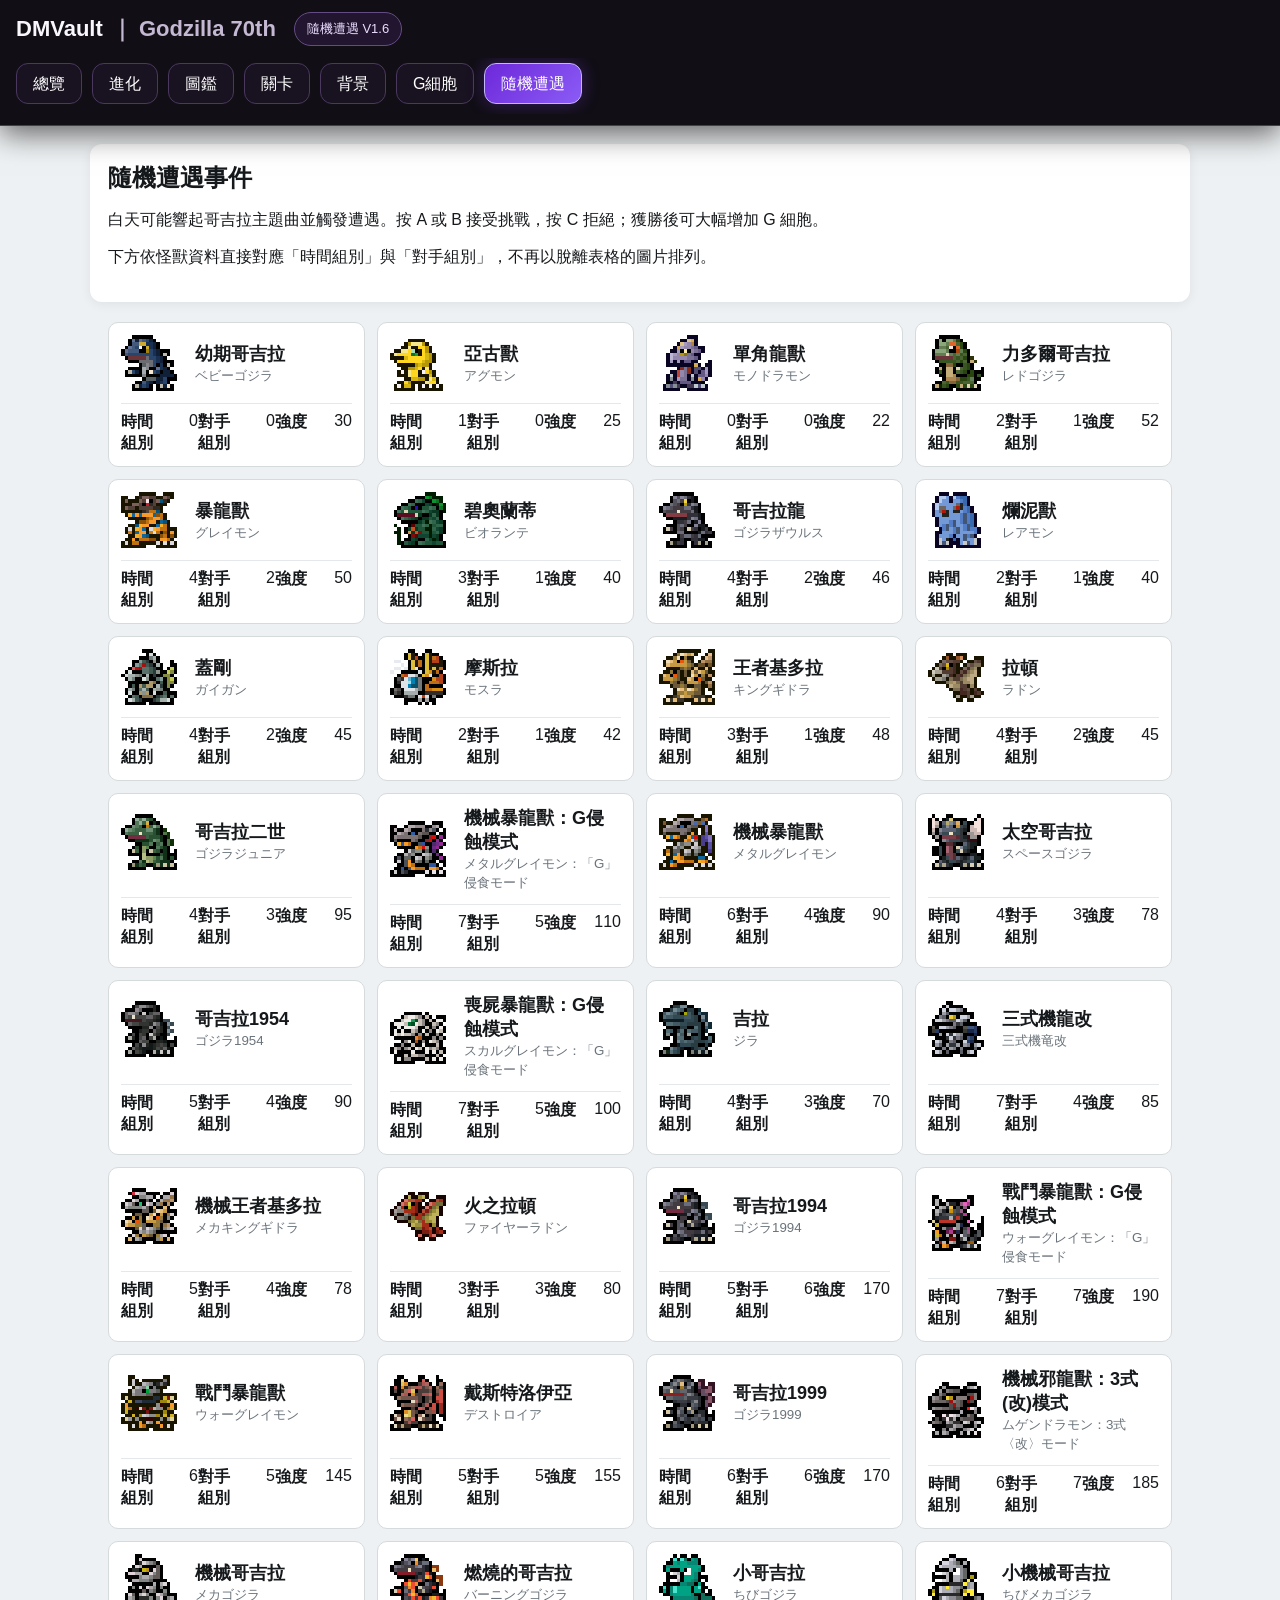
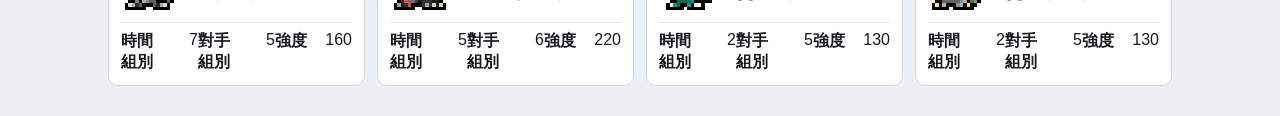
<file: encounter.html>
<!DOCTYPE html>
<html lang="zh-Hant"><head><meta charset="utf-8"/><meta content="width=device-width,initial-scale=1" name="viewport"/><title>DMVault｜Godzilla 70th｜隨機遭遇 V1.6</title><style>
*{box-sizing:border-box}body{margin:0;background:#eef1f3;color:#16191c;font-family:"Noto Sans TC","Microsoft JhengHei",sans-serif}header{position:sticky;top:0;z-index:100;background:#171b1f;color:#fff;padding:10px 16px}.brand{font-weight:800;font-size:20px}.brand span{font-weight:500;color:#c9d1d9}.nav{display:flex;gap:7px;overflow-x:auto;white-space:nowrap;margin-top:9px}.nav a{color:#e8edf2;text-decoration:none;padding:6px 11px;border:1px solid #59636d;border-radius:7px;background:#2b3239}.nav a.active{background:#e8edf2;color:#171b1f;font-weight:700}.intro{max-width:1100px;margin:18px auto 10px;padding:18px;background:#fff;border-radius:12px;box-shadow:0 2px 12px #0001}.intro h1{margin:0 0 10px}.grid{max-width:1100px;margin:0 auto;padding:10px 18px 30px;display:grid;grid-template-columns:repeat(auto-fit,minmax(250px,1fr));gap:12px}.card{display:grid;grid-template-columns:64px 1fr;gap:10px;background:#fff;border:1px solid #d5dadd;border-radius:10px;padding:12px;align-items:center}.card img{width:56px;height:56px;object-fit:contain;image-rendering:pixelated}.card strong{display:block;font-size:18px}.card small{color:#6a737b}.card dl{grid-column:1/-1;display:grid;grid-template-columns:1fr 1fr 1fr 1fr 1fr 1fr;margin:2px 0 0;border-top:1px solid #e5e8ea;padding-top:8px}.card dt{font-weight:700}.card dd{margin:0;text-align:right}@media(max-width:560px){.card dl{grid-template-columns:1fr 1fr}.grid{padding:8px}}</style><link href="shared.css" rel="stylesheet"/></head><body><header class="dm-header"><div class="dm-brand">DMVault<span>｜ Godzilla 70th</span></div><div class="dm-badge">隨機遭遇 V1.6</div><nav class="dm-nav"><a href="index.html">總覽</a><a href="evolution.html">進化</a><a href="dex.html">圖鑑</a><a href="stage.html">關卡</a><a href="background.html">背景</a><a href="gcell.html">G細胞</a><a class="active" href="encounter.html">隨機遭遇</a></nav></header><section class="intro"><h1>隨機遭遇事件</h1><p>白天可能響起哥吉拉主題曲並觸發遭遇。按 A 或 B 接受挑戰，按 C 拒絕；獲勝後可大幅增加 G 細胞。</p><p>下方依怪獸資料直接對應「時間組別」與「對手組別」，不再以脫離表格的圖片排列。</p></section><main class="grid"><article class="card"><img alt="幼期哥吉拉" src="assets/data2_a3_004.png"/><div><strong>幼期哥吉拉</strong><small>ベビーゴジラ</small></div><dl><dt>時間組別</dt><dd>0</dd><dt>對手組別</dt><dd>0</dd><dt>強度</dt><dd>30</dd></dl></article><article class="card"><img alt="亞古獸" src="assets/data2_a4_006.png"/><div><strong>亞古獸</strong><small>アグモン</small></div><dl><dt>時間組別</dt><dd>1</dd><dt>對手組別</dt><dd>0</dd><dt>強度</dt><dd>25</dd></dl></article><article class="card"><img alt="單角龍獸" src="assets/data2_a5_008.png"/><div><strong>單角龍獸</strong><small>モノドラモン</small></div><dl><dt>時間組別</dt><dd>0</dd><dt>對手組別</dt><dd>0</dd><dt>強度</dt><dd>22</dd></dl></article><article class="card"><img alt="力多爾哥吉拉" src="assets/data2_a6_010.png"/><div><strong>力多爾哥吉拉</strong><small>レドゴジラ</small></div><dl><dt>時間組別</dt><dd>2</dd><dt>對手組別</dt><dd>1</dd><dt>強度</dt><dd>52</dd></dl></article><article class="card"><img alt="暴龍獸" src="assets/data2_a7_012.png"/><div><strong>暴龍獸</strong><small>グレイモン</small></div><dl><dt>時間組別</dt><dd>4</dd><dt>對手組別</dt><dd>2</dd><dt>強度</dt><dd>50</dd></dl></article><article class="card"><img alt="碧奧蘭蒂" src="assets/data2_a8_014.png"/><div><strong>碧奧蘭蒂</strong><small>ビオランテ</small></div><dl><dt>時間組別</dt><dd>3</dd><dt>對手組別</dt><dd>1</dd><dt>強度</dt><dd>40</dd></dl></article><article class="card"><img alt="哥吉拉龍" src="assets/data2_a9_016.png"/><div><strong>哥吉拉龍</strong><small>ゴジラザウルス</small></div><dl><dt>時間組別</dt><dd>4</dd><dt>對手組別</dt><dd>2</dd><dt>強度</dt><dd>46</dd></dl></article><article class="card"><img alt="爛泥獸" src="assets/data2_a10_018.png"/><div><strong>爛泥獸</strong><small>レアモン</small></div><dl><dt>時間組別</dt><dd>2</dd><dt>對手組別</dt><dd>1</dd><dt>強度</dt><dd>40</dd></dl></article><article class="card"><img alt="蓋剛" src="assets/data2_a11_020.png"/><div><strong>蓋剛</strong><small>ガイガン</small></div><dl><dt>時間組別</dt><dd>4</dd><dt>對手組別</dt><dd>2</dd><dt>強度</dt><dd>45</dd></dl></article><article class="card"><img alt="摩斯拉" src="assets/data2_a12_022.png"/><div><strong>摩斯拉</strong><small>モスラ</small></div><dl><dt>時間組別</dt><dd>2</dd><dt>對手組別</dt><dd>1</dd><dt>強度</dt><dd>42</dd></dl></article><article class="card"><img alt="王者基多拉" src="assets/data2_a13_024.png"/><div><strong>王者基多拉</strong><small>キングギドラ</small></div><dl><dt>時間組別</dt><dd>3</dd><dt>對手組別</dt><dd>1</dd><dt>強度</dt><dd>48</dd></dl></article><article class="card"><img alt="拉頓" src="assets/data2_a14_026.png"/><div><strong>拉頓</strong><small>ラドン</small></div><dl><dt>時間組別</dt><dd>4</dd><dt>對手組別</dt><dd>2</dd><dt>強度</dt><dd>45</dd></dl></article><article class="card"><img alt="哥吉拉二世" src="assets/data2_a15_028.png"/><div><strong>哥吉拉二世</strong><small>ゴジラジュニア</small></div><dl><dt>時間組別</dt><dd>4</dd><dt>對手組別</dt><dd>3</dd><dt>強度</dt><dd>95</dd></dl></article><article class="card"><img alt="機械暴龍獸：G侵蝕模式" src="assets/data2_a16_030.png"/><div><strong>機械暴龍獸：G侵蝕模式</strong><small>メタルグレイモン：「G」侵食モード</small></div><dl><dt>時間組別</dt><dd>7</dd><dt>對手組別</dt><dd>5</dd><dt>強度</dt><dd>110</dd></dl></article><article class="card"><img alt="機械暴龍獸" src="assets/data2_a17_032.png"/><div><strong>機械暴龍獸</strong><small>メタルグレイモン</small></div><dl><dt>時間組別</dt><dd>6</dd><dt>對手組別</dt><dd>4</dd><dt>強度</dt><dd>90</dd></dl></article><article class="card"><img alt="太空哥吉拉" src="assets/data2_a18_034.png"/><div><strong>太空哥吉拉</strong><small>スペースゴジラ</small></div><dl><dt>時間組別</dt><dd>4</dd><dt>對手組別</dt><dd>3</dd><dt>強度</dt><dd>78</dd></dl></article><article class="card"><img alt="哥吉拉1954" src="assets/data2_a19_036.png"/><div><strong>哥吉拉1954</strong><small>ゴジラ1954</small></div><dl><dt>時間組別</dt><dd>5</dd><dt>對手組別</dt><dd>4</dd><dt>強度</dt><dd>90</dd></dl></article><article class="card"><img alt="喪屍暴龍獸：G侵蝕模式" src="assets/data2_a20_038.png"/><div><strong>喪屍暴龍獸：G侵蝕模式</strong><small>スカルグレイモン：「G」侵食モード</small></div><dl><dt>時間組別</dt><dd>7</dd><dt>對手組別</dt><dd>5</dd><dt>強度</dt><dd>100</dd></dl></article><article class="card"><img alt="吉拉" src="assets/data2_a21_040.png"/><div><strong>吉拉</strong><small>ジラ</small></div><dl><dt>時間組別</dt><dd>4</dd><dt>對手組別</dt><dd>3</dd><dt>強度</dt><dd>70</dd></dl></article><article class="card"><img alt="三式機龍改" src="assets/data2_a22_042.png"/><div><strong>三式機龍改</strong><small>三式機竜改</small></div><dl><dt>時間組別</dt><dd>7</dd><dt>對手組別</dt><dd>4</dd><dt>強度</dt><dd>85</dd></dl></article><article class="card"><img alt="機械王者基多拉" src="assets/data2_a23_044.png"/><div><strong>機械王者基多拉</strong><small>メカキングギドラ</small></div><dl><dt>時間組別</dt><dd>5</dd><dt>對手組別</dt><dd>4</dd><dt>強度</dt><dd>78</dd></dl></article><article class="card"><img alt="火之拉頓" src="assets/data2_a24_046.png"/><div><strong>火之拉頓</strong><small>ファイヤーラドン</small></div><dl><dt>時間組別</dt><dd>3</dd><dt>對手組別</dt><dd>3</dd><dt>強度</dt><dd>80</dd></dl></article><article class="card"><img alt="哥吉拉1994" src="assets/data2_a25_048.png"/><div><strong>哥吉拉1994</strong><small>ゴジラ1994</small></div><dl><dt>時間組別</dt><dd>5</dd><dt>對手組別</dt><dd>6</dd><dt>強度</dt><dd>170</dd></dl></article><article class="card"><img alt="戰鬥暴龍獸：G侵蝕模式" src="assets/data2_a26_050.png"/><div><strong>戰鬥暴龍獸：G侵蝕模式</strong><small>ウォーグレイモン：「G」侵食モード</small></div><dl><dt>時間組別</dt><dd>7</dd><dt>對手組別</dt><dd>7</dd><dt>強度</dt><dd>190</dd></dl></article><article class="card"><img alt="戰鬥暴龍獸" src="assets/data2_a27_052.png"/><div><strong>戰鬥暴龍獸</strong><small>ウォーグレイモン</small></div><dl><dt>時間組別</dt><dd>6</dd><dt>對手組別</dt><dd>5</dd><dt>強度</dt><dd>145</dd></dl></article><article class="card"><img alt="戴斯特洛伊亞" src="assets/data2_a28_054.png"/><div><strong>戴斯特洛伊亞</strong><small>デストロイア</small></div><dl><dt>時間組別</dt><dd>5</dd><dt>對手組別</dt><dd>5</dd><dt>強度</dt><dd>155</dd></dl></article><article class="card"><img alt="哥吉拉1999" src="assets/data2_a29_056.png"/><div><strong>哥吉拉1999</strong><small>ゴジラ1999</small></div><dl><dt>時間組別</dt><dd>6</dd><dt>對手組別</dt><dd>6</dd><dt>強度</dt><dd>170</dd></dl></article><article class="card"><img alt="機械邪龍獸：3式(改)模式" src="assets/data2_a30_058.png"/><div><strong>機械邪龍獸：3式(改)模式</strong><small>ムゲンドラモン：3式〈改〉モード</small></div><dl><dt>時間組別</dt><dd>6</dd><dt>對手組別</dt><dd>7</dd><dt>強度</dt><dd>185</dd></dl></article><article class="card"><img alt="機械哥吉拉" src="assets/data2_a31_060.png"/><div><strong>機械哥吉拉</strong><small>メカゴジラ</small></div><dl><dt>時間組別</dt><dd>7</dd><dt>對手組別</dt><dd>5</dd><dt>強度</dt><dd>160</dd></dl></article><article class="card"><img alt="燃燒的哥吉拉" src="assets/data2_a32_062.png"/><div><strong>燃燒的哥吉拉</strong><small>バーニングゴジラ</small></div><dl><dt>時間組別</dt><dd>5</dd><dt>對手組別</dt><dd>6</dd><dt>強度</dt><dd>220</dd></dl></article><article class="card"><img alt="小哥吉拉" src="assets/data2_a33_064.png"/><div><strong>小哥吉拉</strong><small>ちびゴジラ</small></div><dl><dt>時間組別</dt><dd>2</dd><dt>對手組別</dt><dd>5</dd><dt>強度</dt><dd>130</dd></dl></article><article class="card"><img alt="小機械哥吉拉" src="assets/data2_a34_066.png"/><div><strong>小機械哥吉拉</strong><small>ちびメカゴジラ</small></div><dl><dt>時間組別</dt><dd>2</dd><dt>對手組別</dt><dd>5</dd><dt>強度</dt><dd>130</dd></dl></article></main></body></html>
</file>
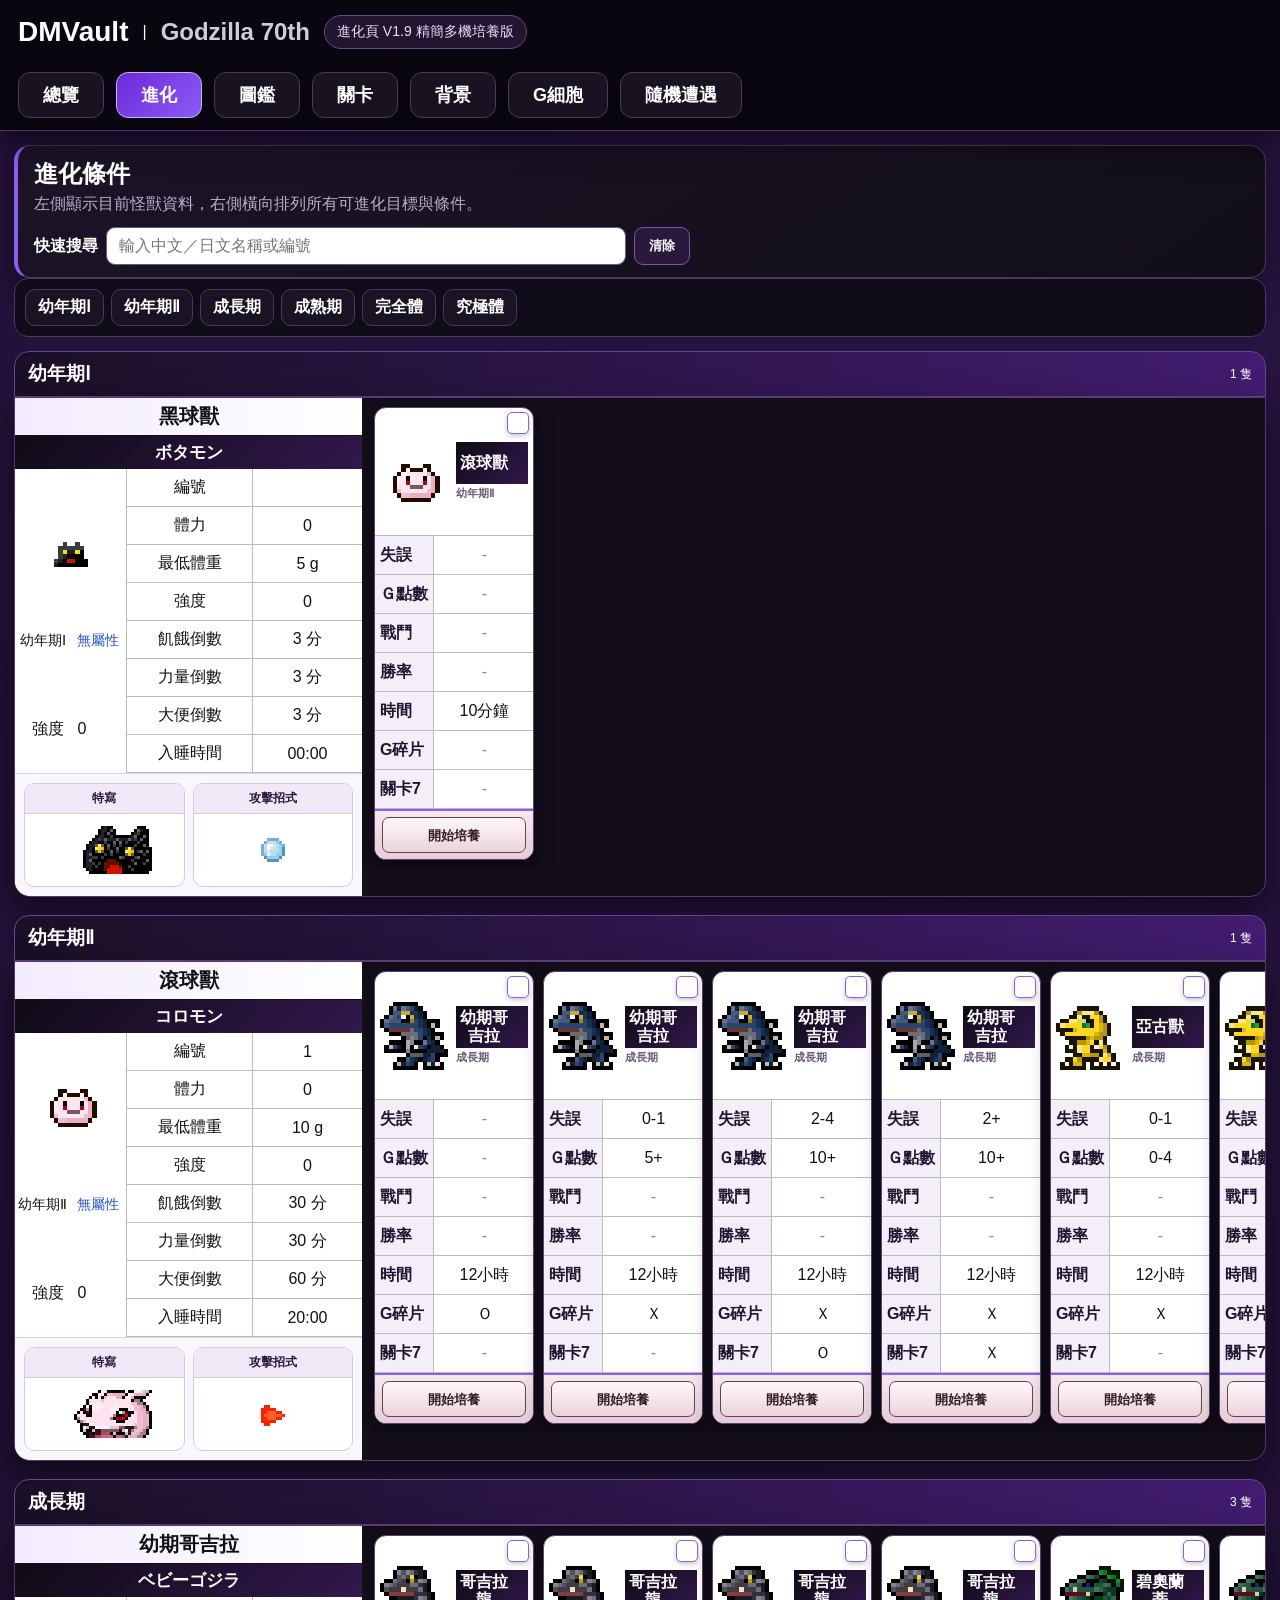
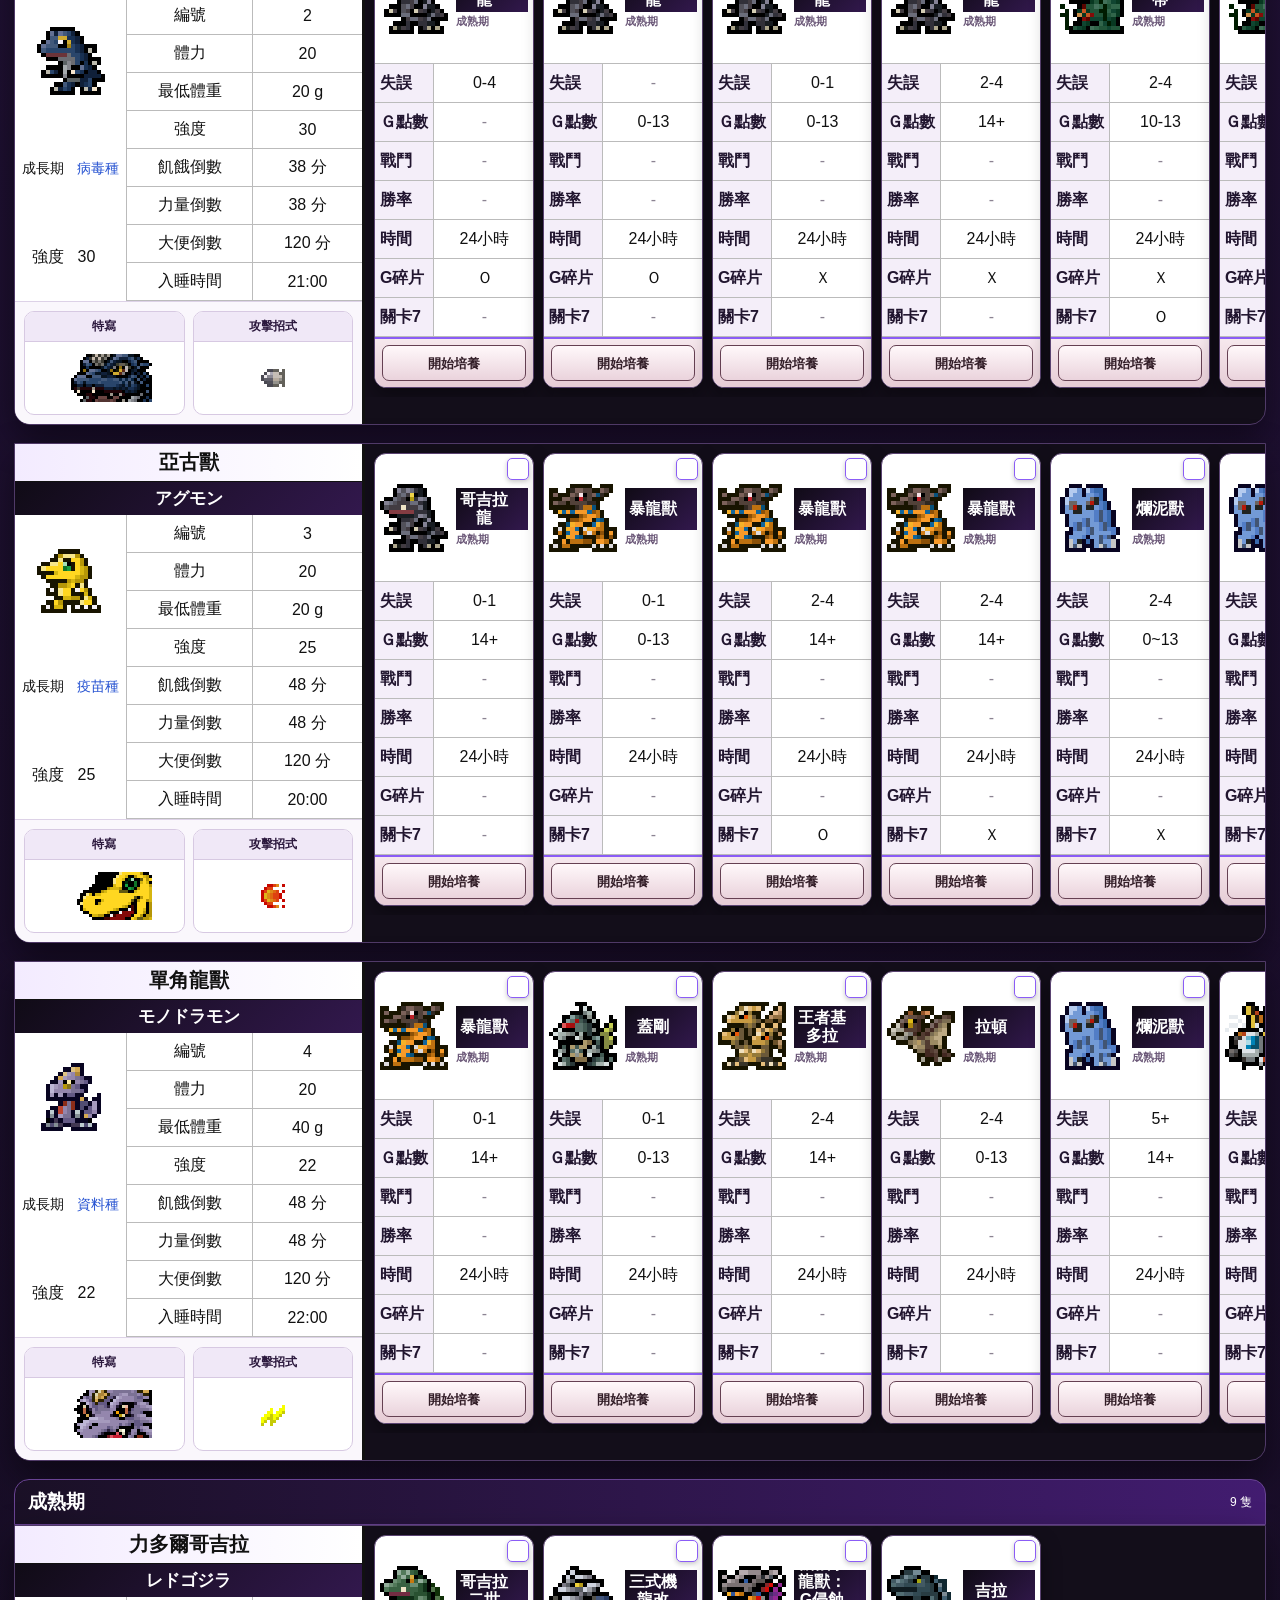
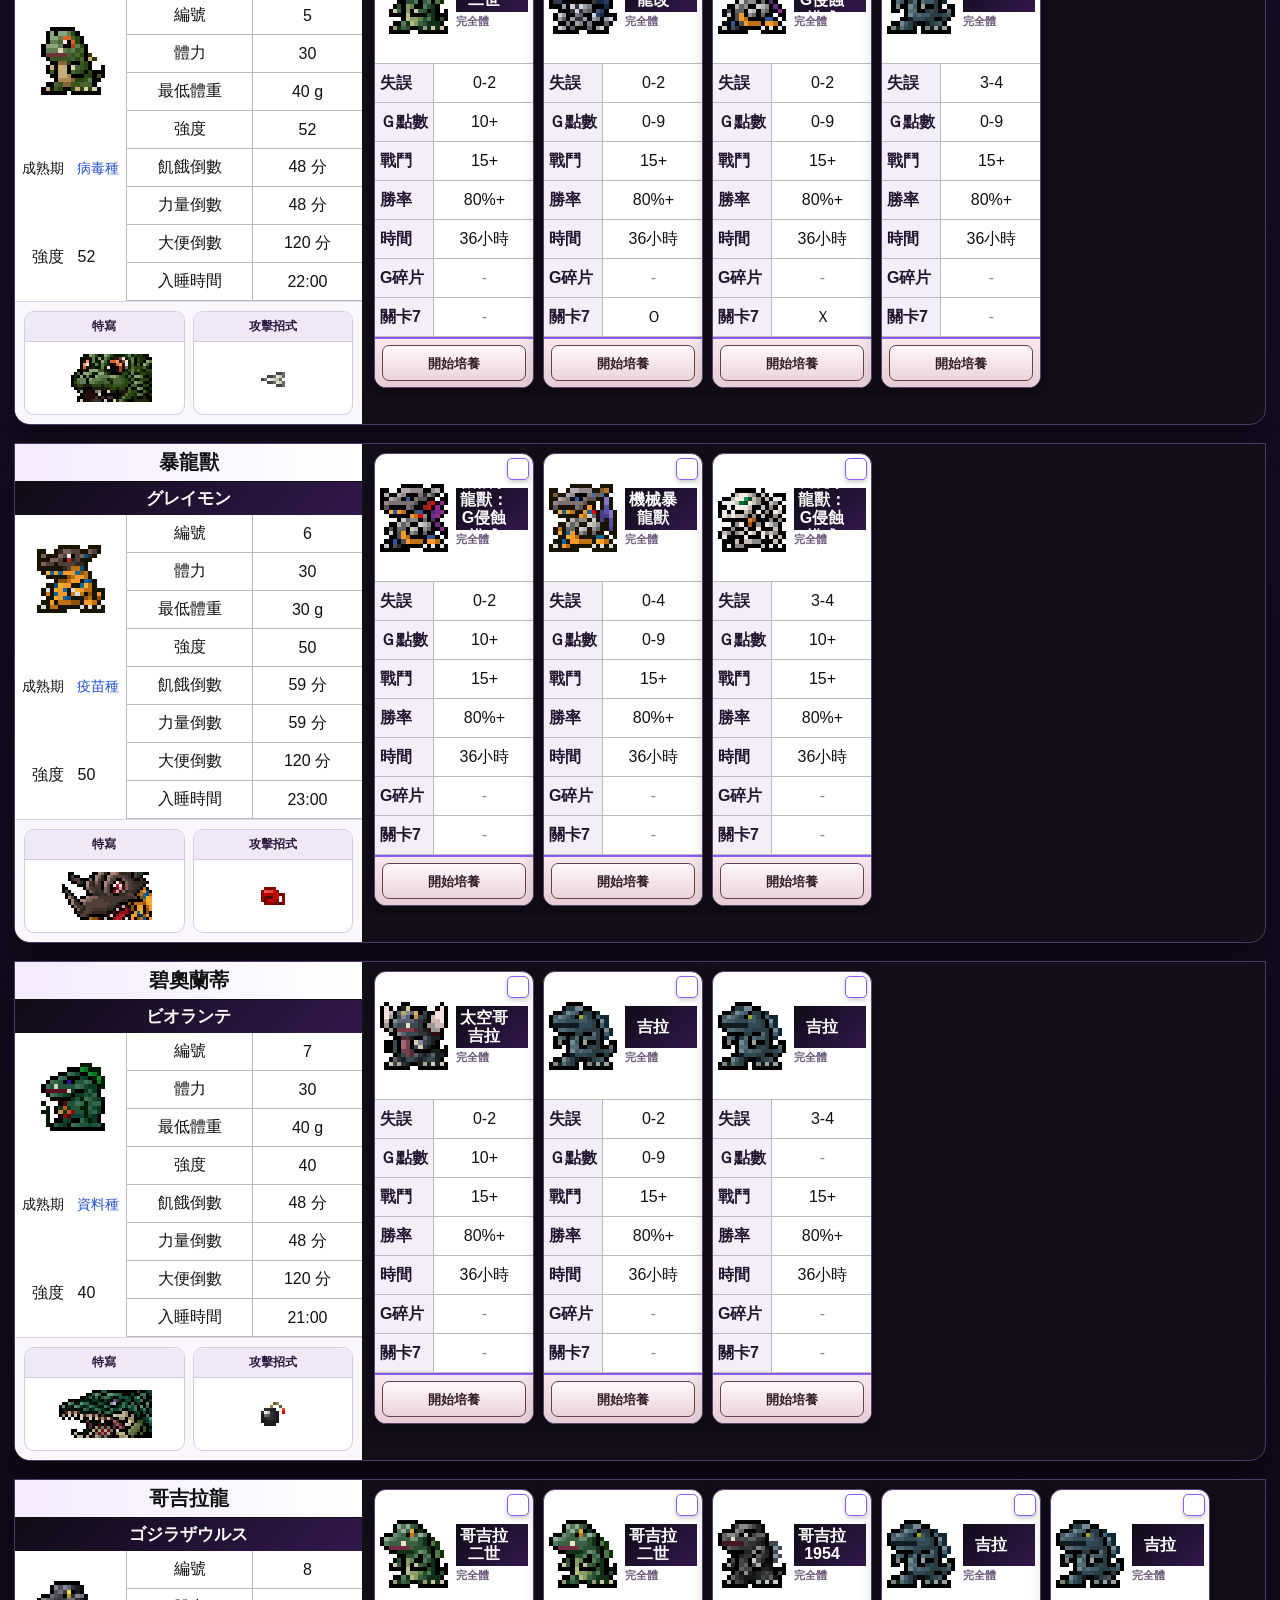
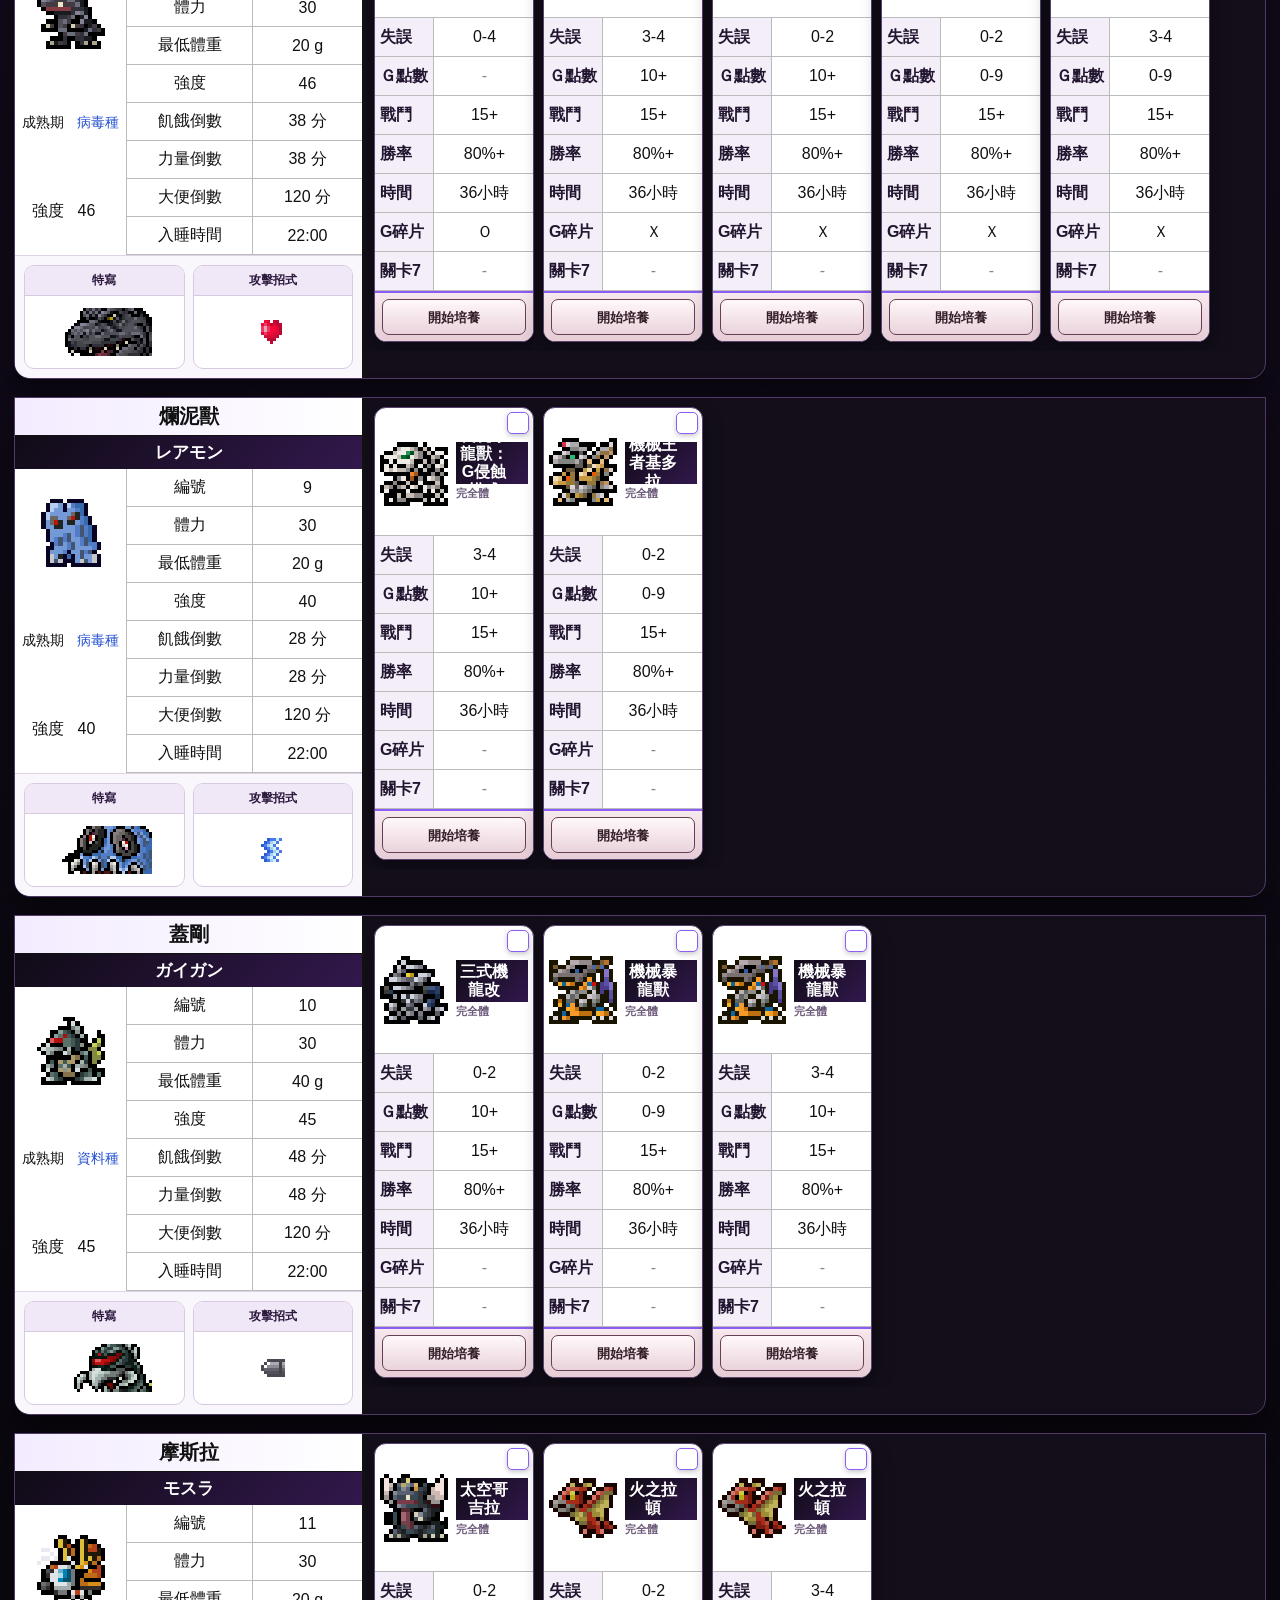
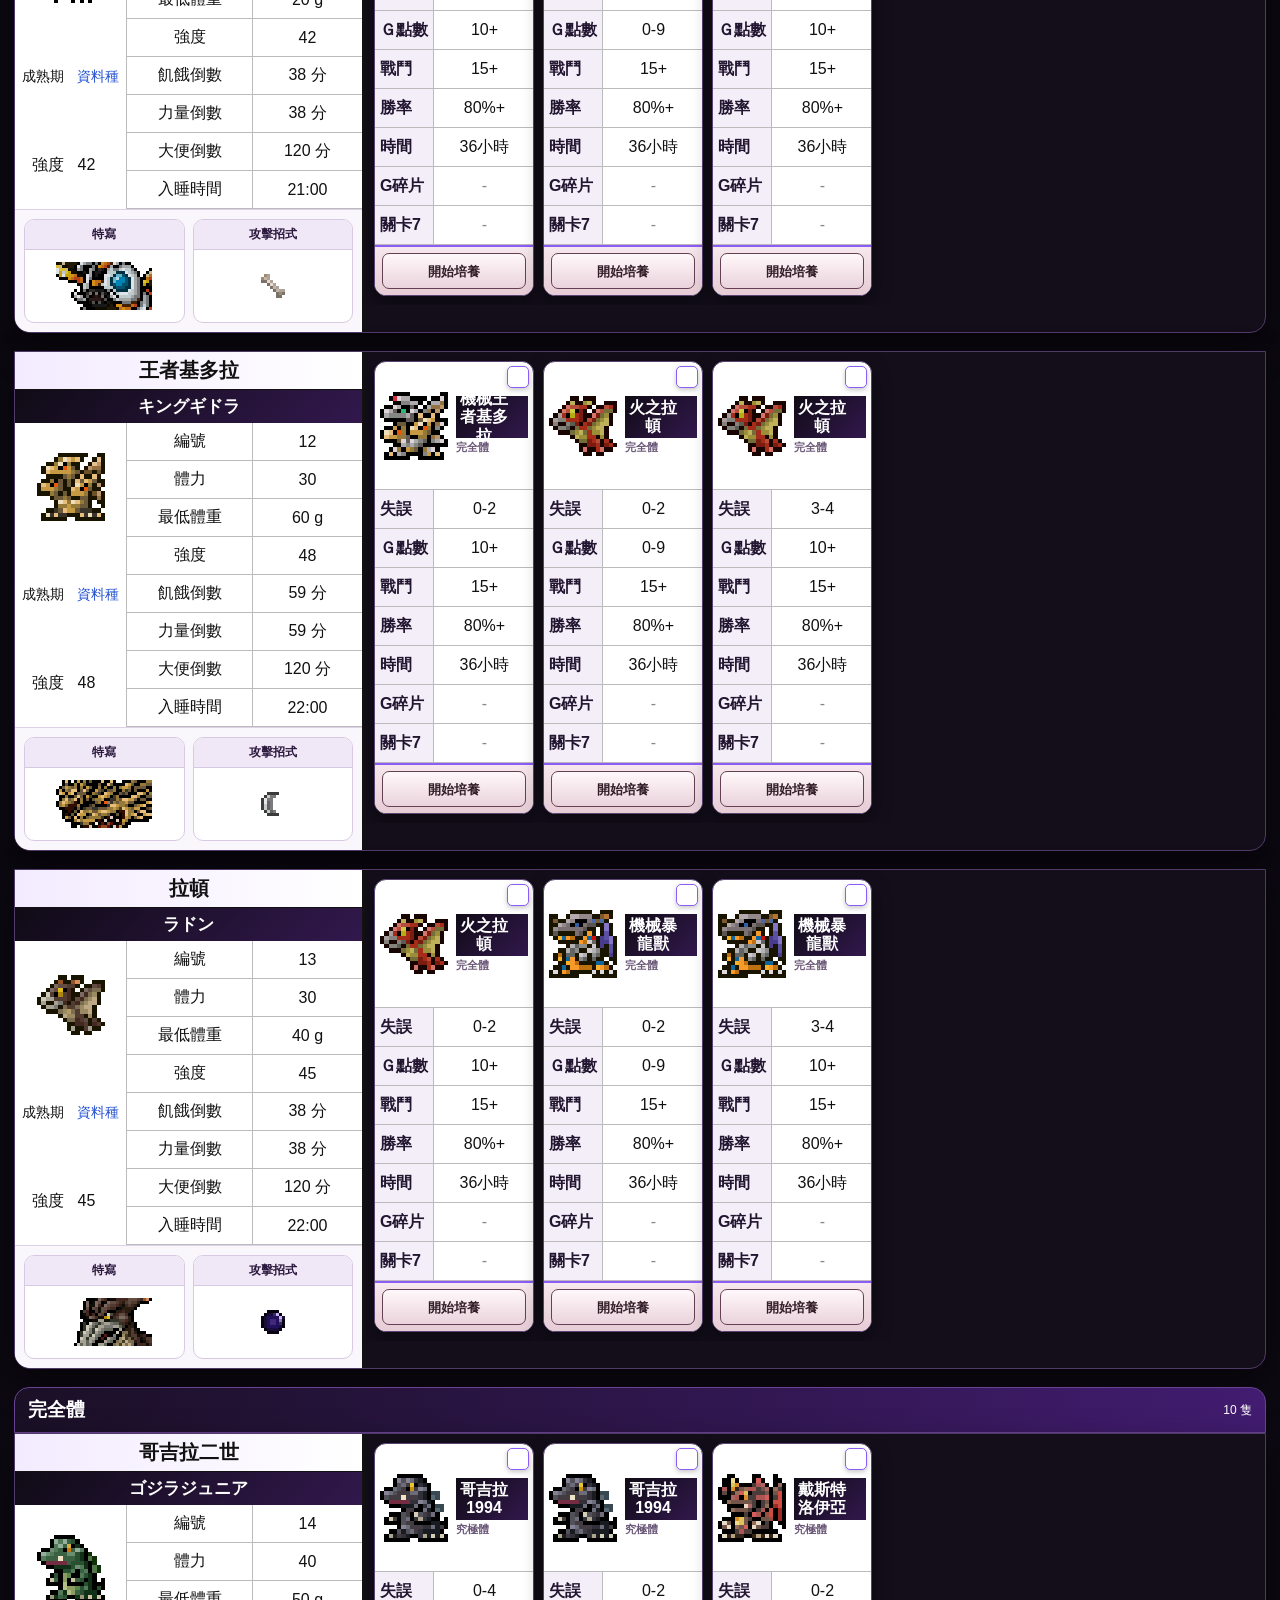
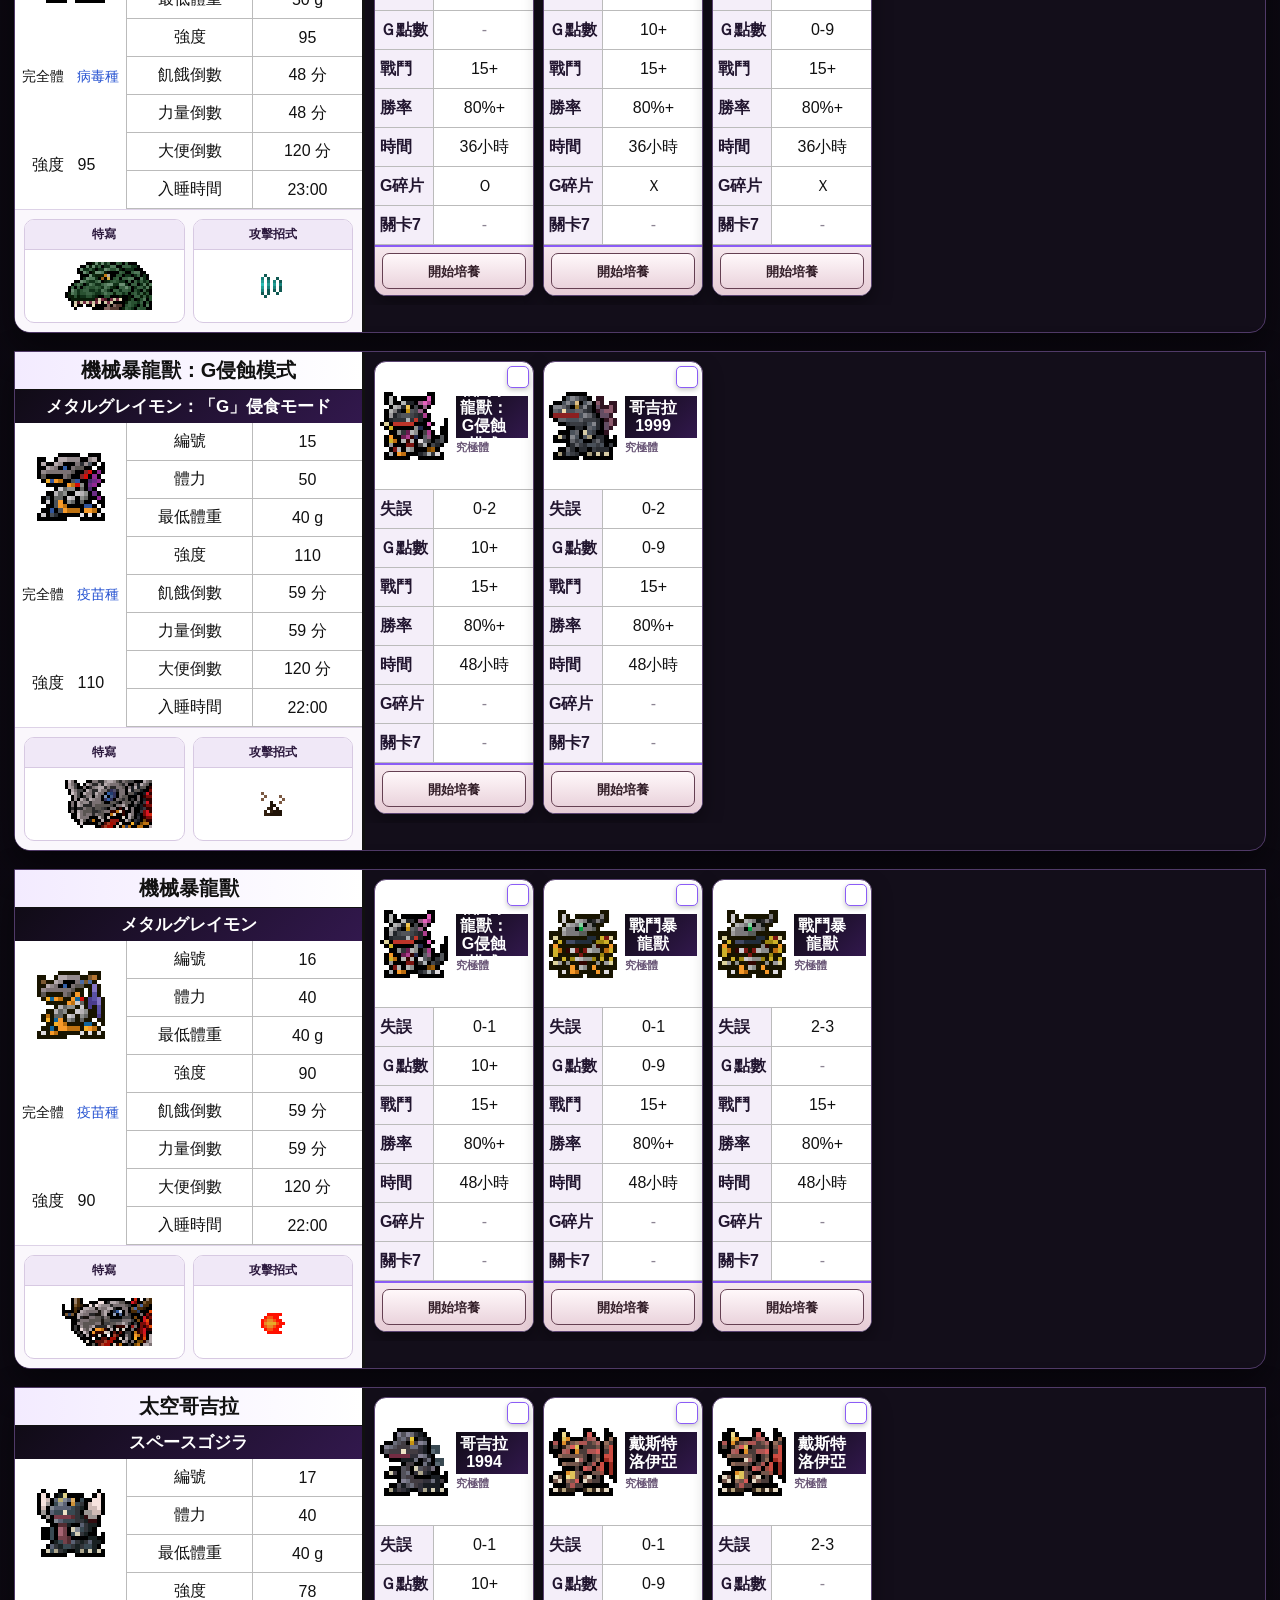
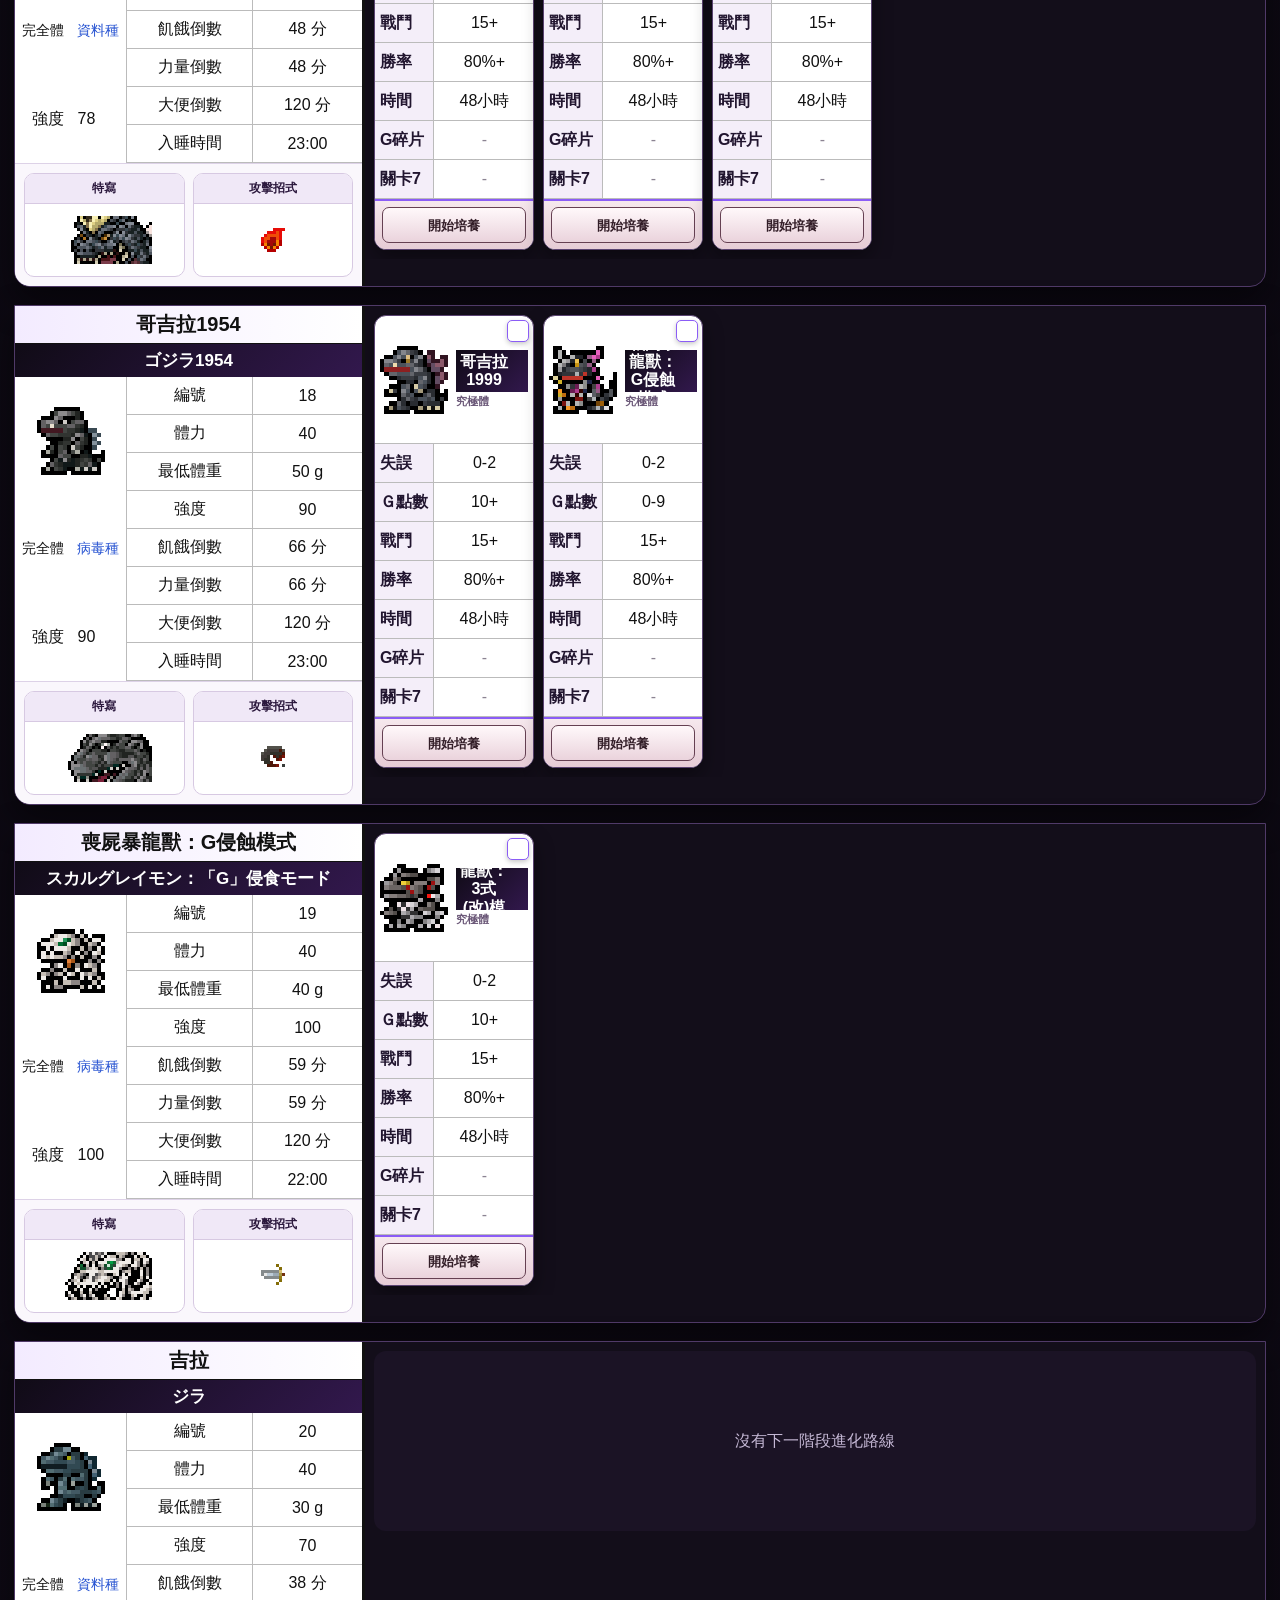
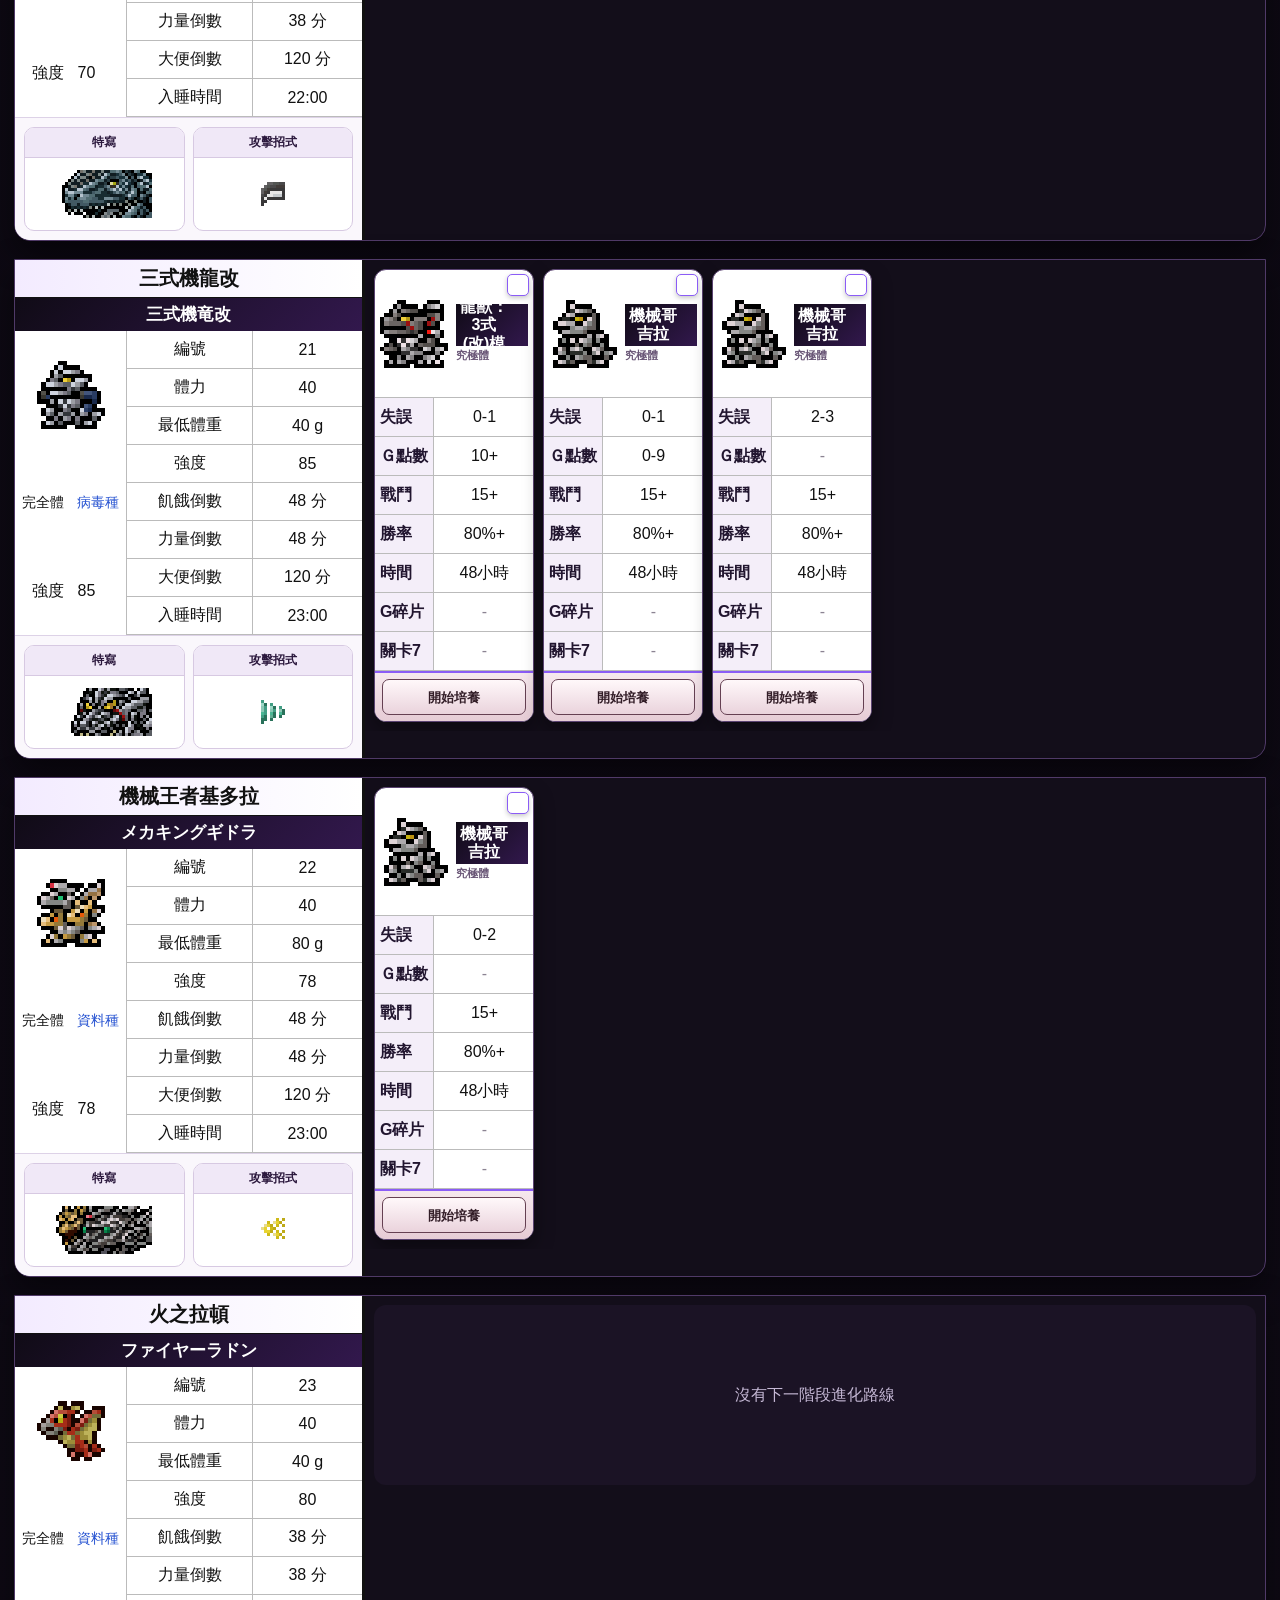
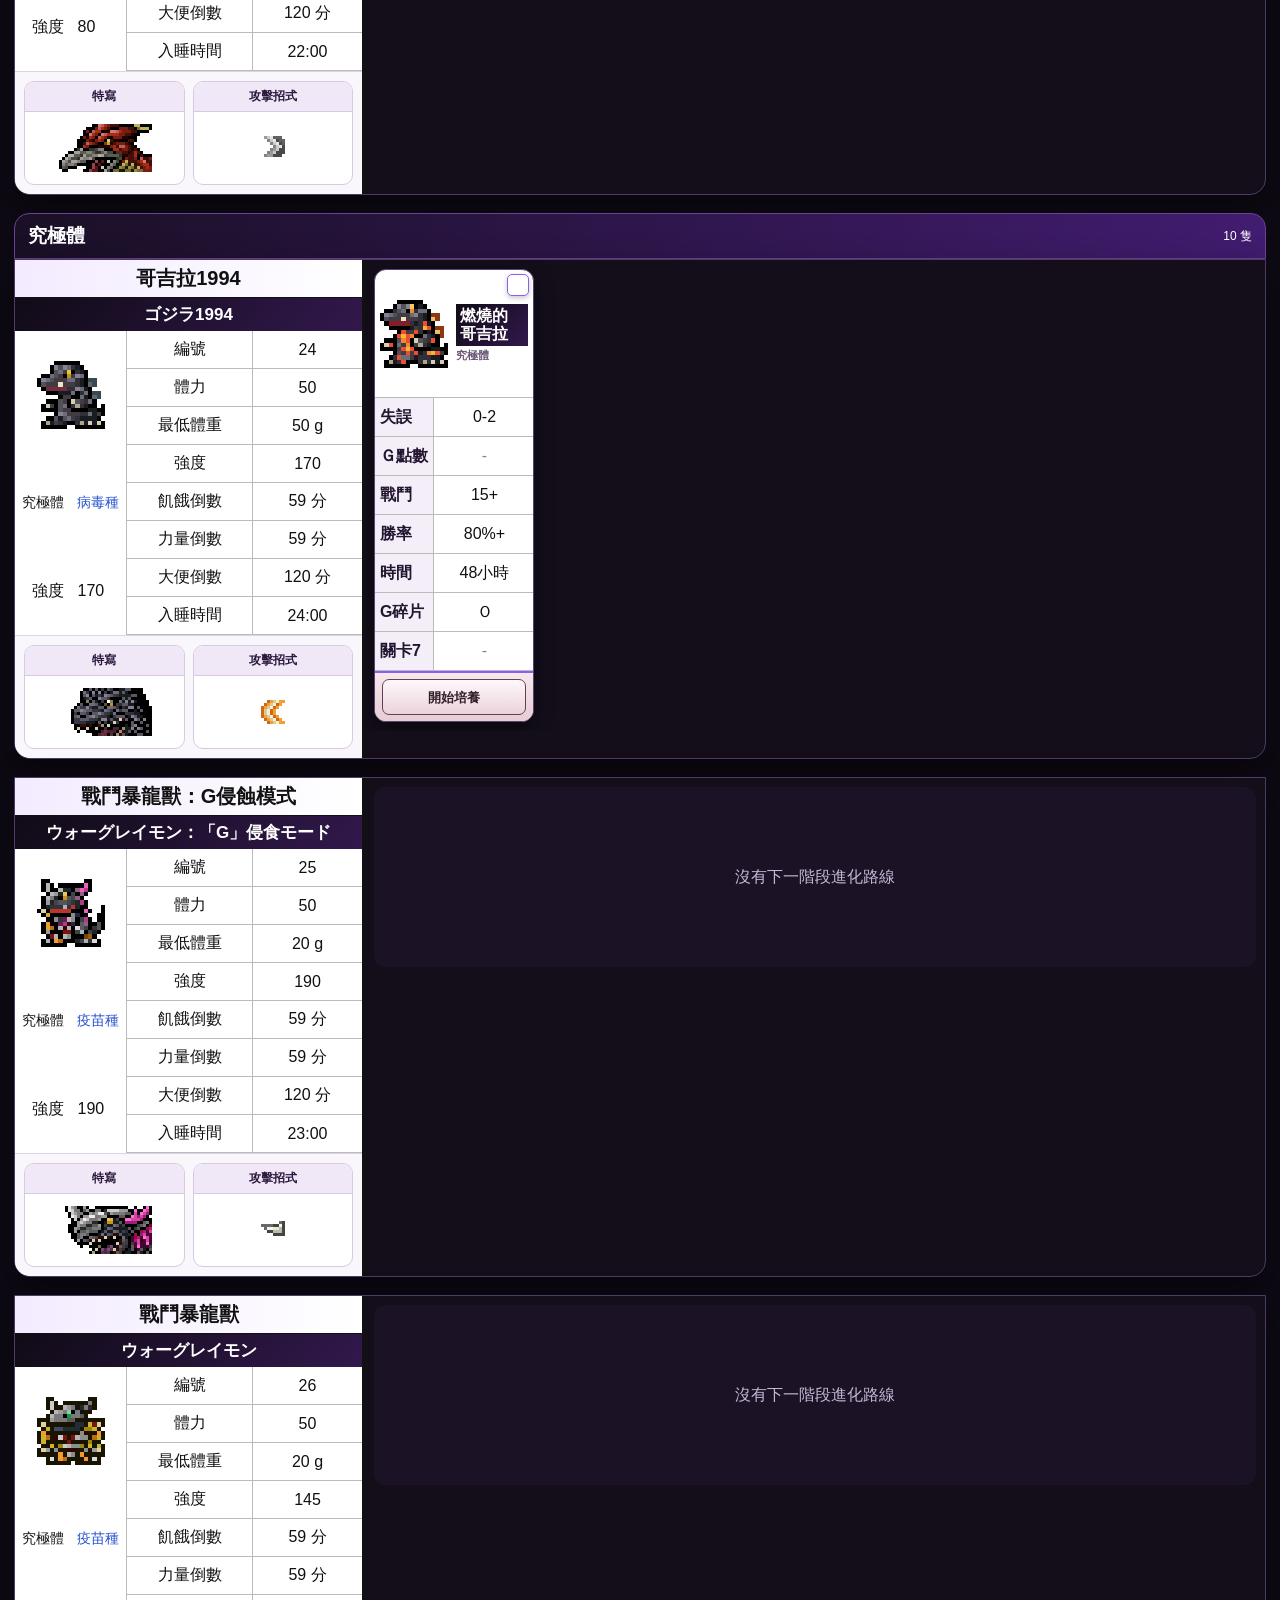
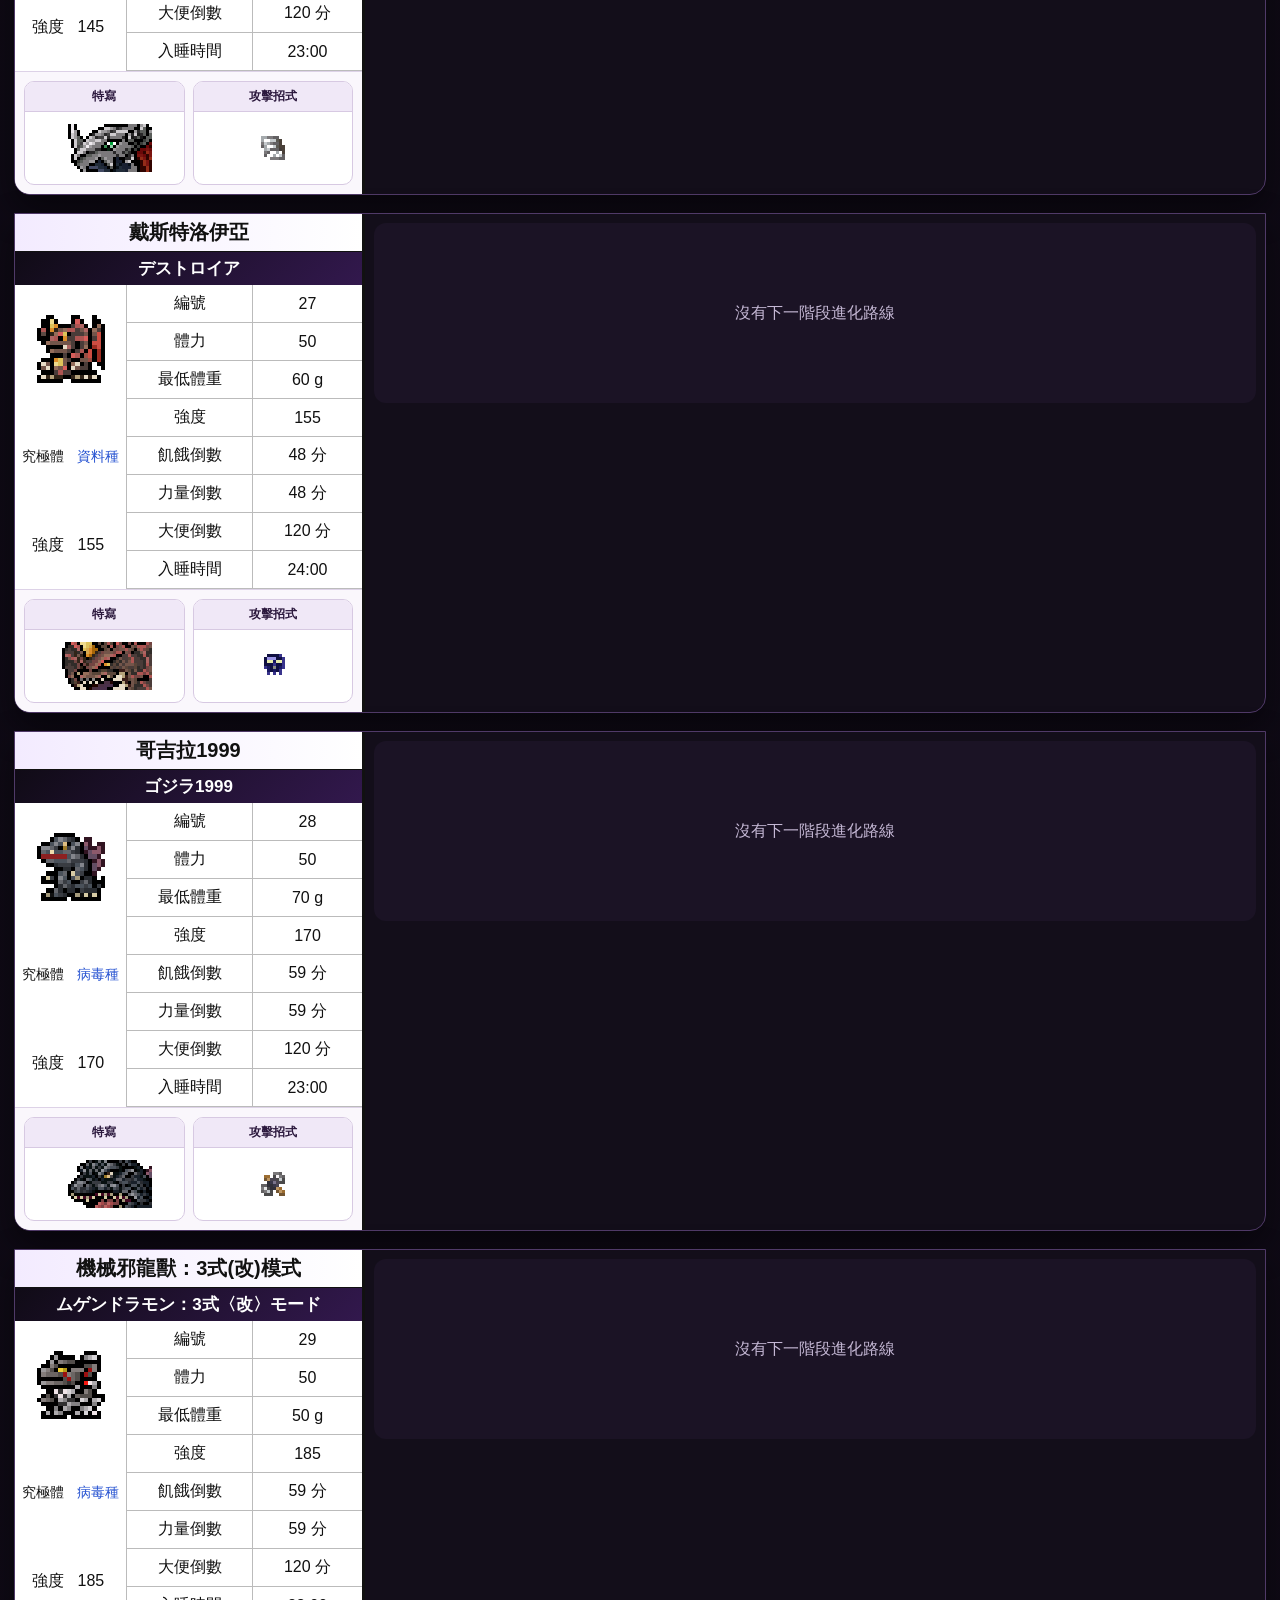
<file: evolution.html>
<!DOCTYPE html>

<html lang="zh-Hant"><head><meta charset="utf-8"/><meta content="width=device-width,initial-scale=1" name="viewport"/><title>進化｜DMVault Godzilla 70th V3.0 RC9.3</title><link href="shared.css" rel="stylesheet"/><link href="evolution.css?v=3.0-rc9.8" rel="stylesheet"/><style>.evolution-sheet:target{outline:5px solid #8b5cf6;outline-offset:4px;box-shadow:0 0 28px #7c3aed88}.evolution-sheet{scroll-margin-top:190px}</style><link href="assets/css/dmvault-timer.css" rel="stylesheet"/></head><body data-dmvault-owned-key="dmvault_gz70_owned_" data-dmvault-timer-key="dmvault_gz70_timer_v5_">
<header class="site-header"><div class="brand-row"><strong>DMVault</strong><span>|</span><b>Godzilla 70th</b><em>進化頁 V1.9 精簡多機培養版</em></div><nav class="main-nav"><a href="index.html">總覽</a><a class="active" href="evolution.html">進化</a><a href="dex.html">圖鑑</a><a href="stage.html">關卡</a><a href="background.html">背景</a><a href="gcell.html">G細胞</a><a href="encounter.html">隨機遭遇</a></nav></header>
<main class="evo-main"><div class="intro"><h1>進化條件</h1><p>左側顯示目前怪獸資料，右側橫向排列所有可進化目標與條件。</p><div class="evo-tools"><label for="monsterSearch">快速搜尋</label><input id="monsterSearch" placeholder="輸入中文／日文名稱或編號" type="search"/><button id="clearSearch" type="button">清除</button></div></div><nav class="stage-nav"><a href="#stage-1">幼年期Ⅰ</a><a href="#stage-2">幼年期Ⅱ</a><a href="#stage-3">成長期</a><a href="#stage-4">成熟期</a><a href="#stage-5">完全體</a><a href="#stage-6">究極體</a></nav><section class="stage-section" id="stage-1"><h2 class="stage-heading"><span>幼年期Ⅰ</span><small>1 隻</small></h2><article class="evolution-sheet" id="monster-0"><div class="sheet-row"><section class="source-panel"><div class="source-title-zh">黑球獸</div><div class="source-title-jp">ボタモン</div><div class="source-body"><div class="source-side"><div class="source-sprite sprite"><img alt="黑球獸" src="assets/data2_a1_000.png"/></div><div class="stage-tag">幼年期Ⅰ</div><div class="attribute-tag">無屬性</div><div class="strength-label">強度</div><div class="strength-value">0</div></div><div class="source-stats"><div class="stat-label">編號</div><div class="stat-value"></div><div class="stat-label">體力</div><div class="stat-value">0</div><div class="stat-label">最低體重</div><div class="stat-value">5 g</div><div class="stat-label">強度</div><div class="stat-value">0</div><div class="stat-label">飢餓倒數</div><div class="stat-value">3 分</div><div class="stat-label">力量倒數</div><div class="stat-value">3 分</div><div class="stat-label">大便倒數</div><div class="stat-value">3 分</div><div class="stat-label">入睡時間</div><div class="stat-value">00:00</div></div></div><div class="monster-extra-media"><div class="extra-media-card closeup"><div class="extra-media-title">特寫</div><div class="extra-media-frame"><img alt="黑球獸 特寫" loading="lazy" src="assets/data2_b1_001.png"/></div></div><div class="extra-media-card attack"><div class="extra-media-title">攻擊招式</div><div class="extra-media-frame"><img alt="黑球獸 攻擊招式" loading="lazy" src="assets/atk_a2_000.png"/></div></div></div>
</section><section class="route-area" style="--route-columns:1"><div class="route-column"><label class="owned-toggle route-owned-toggle"><input class="owned-check" type="checkbox"/> <span>✓</span></label><div class="route-head"><span class="route-sprite sprite"><img alt="滾球獸" src="assets/data2_a2_002.png"/></span><strong>滾球獸</strong><span class="route-stage">幼年期Ⅱ</span></div><div class="route-fields"><div class="route-label">失誤</div><div class="route-value muted">-</div><div class="route-label">Ｇ點數</div><div class="route-value muted">-</div><div class="route-label">戰鬥</div><div class="route-value muted">-</div><div class="route-label">勝率</div><div class="route-value muted">-</div><div class="route-label">時間</div><div class="route-value">10分鐘</div><div class="route-label">G碎片</div><div class="route-value muted">-</div><div class="route-label">關卡7</div><div class="route-value muted">-</div></div><div class="route-care"><div class="care-tools" data-duration="600" data-image="assets/data2_a2_002.png" data-name="滾球獸" data-owned-id="1" data-timer-id="0-route-0"><div class="care-actions"><button class="care-start" type="button">開始培養</button><div class="care-countdown" hidden=""><strong class="compact-time">00:00:00</strong></div></div><div class="care-timer care-compact-controls" hidden=""><div class="timer-buttons care-compact-buttons"><button class="freeze-btn" type="button">冷凍</button><button class="reset-btn" type="button">重設</button></div></div></div></div></div></section></div></article></section><section class="stage-section" id="stage-2"><h2 class="stage-heading"><span>幼年期Ⅱ</span><small>1 隻</small></h2><article class="evolution-sheet" id="monster-1"><div class="sheet-row"><section class="source-panel"><div class="source-title-zh">滾球獸</div><div class="source-title-jp">コロモン</div><div class="source-body"><div class="source-side"><div class="source-sprite sprite"><img alt="滾球獸" src="assets/data2_a2_002.png"/></div><div class="stage-tag">幼年期Ⅱ</div><div class="attribute-tag">無屬性</div><div class="strength-label">強度</div><div class="strength-value">0</div></div><div class="source-stats"><div class="stat-label">編號</div><div class="stat-value">1</div><div class="stat-label">體力</div><div class="stat-value">0</div><div class="stat-label">最低體重</div><div class="stat-value">10 g</div><div class="stat-label">強度</div><div class="stat-value">0</div><div class="stat-label">飢餓倒數</div><div class="stat-value">30 分</div><div class="stat-label">力量倒數</div><div class="stat-value">30 分</div><div class="stat-label">大便倒數</div><div class="stat-value">60 分</div><div class="stat-label">入睡時間</div><div class="stat-value">20:00</div></div></div><div class="monster-extra-media"><div class="extra-media-card closeup"><div class="extra-media-title">特寫</div><div class="extra-media-frame"><img alt="滾球獸 特寫" loading="lazy" src="assets/data2_b2_003.png"/></div></div><div class="extra-media-card attack"><div class="extra-media-title">攻擊招式</div><div class="extra-media-frame"><img alt="滾球獸 攻擊招式" loading="lazy" src="assets/atk_a3_001.png"/></div></div></div>
</section><section class="route-area" style="--route-columns:9"><div class="route-column"><label class="owned-toggle route-owned-toggle"><input class="owned-check" type="checkbox"/> <span>✓</span></label><div class="route-head"><span class="route-sprite sprite"><img alt="幼期哥吉拉" src="assets/data2_a3_004.png"/></span><strong>幼期哥吉拉</strong><span class="route-stage">成長期</span></div><div class="route-fields"><div class="route-label">失誤</div><div class="route-value muted">-</div><div class="route-label">Ｇ點數</div><div class="route-value muted">-</div><div class="route-label">戰鬥</div><div class="route-value muted">-</div><div class="route-label">勝率</div><div class="route-value muted">-</div><div class="route-label">時間</div><div class="route-value">12小時</div><div class="route-label">G碎片</div><div class="route-value">Ｏ</div><div class="route-label">關卡7</div><div class="route-value muted">-</div></div><div class="route-care"><div class="care-tools" data-duration="43200" data-image="assets/data2_a3_004.png" data-name="幼期哥吉拉" data-owned-id="2" data-timer-id="1-route-0"><div class="care-actions"><button class="care-start" type="button">開始培養</button><div class="care-countdown" hidden=""><strong class="compact-time">00:00:00</strong></div></div><div class="care-timer care-compact-controls" hidden=""><div class="timer-buttons care-compact-buttons"><button class="freeze-btn" type="button">冷凍</button><button class="reset-btn" type="button">重設</button></div></div></div></div></div><div class="route-column"><label class="owned-toggle route-owned-toggle"><input class="owned-check" type="checkbox"/> <span>✓</span></label><div class="route-head"><span class="route-sprite sprite"><img alt="幼期哥吉拉" src="assets/data2_a3_004.png"/></span><strong>幼期哥吉拉</strong><span class="route-stage">成長期</span></div><div class="route-fields"><div class="route-label">失誤</div><div class="route-value">0-1</div><div class="route-label">Ｇ點數</div><div class="route-value">5+</div><div class="route-label">戰鬥</div><div class="route-value muted">-</div><div class="route-label">勝率</div><div class="route-value muted">-</div><div class="route-label">時間</div><div class="route-value">12小時</div><div class="route-label">G碎片</div><div class="route-value">Ｘ</div><div class="route-label">關卡7</div><div class="route-value muted">-</div></div><div class="route-care"><div class="care-tools" data-duration="43200" data-image="assets/data2_a3_004.png" data-name="幼期哥吉拉" data-owned-id="2" data-timer-id="1-route-1"><div class="care-actions"><button class="care-start" type="button">開始培養</button><div class="care-countdown" hidden=""><strong class="compact-time">00:00:00</strong></div></div><div class="care-timer care-compact-controls" hidden=""><div class="timer-buttons care-compact-buttons"><button class="freeze-btn" type="button">冷凍</button><button class="reset-btn" type="button">重設</button></div></div></div></div></div><div class="route-column"><label class="owned-toggle route-owned-toggle"><input class="owned-check" type="checkbox"/> <span>✓</span></label><div class="route-head"><span class="route-sprite sprite"><img alt="幼期哥吉拉" src="assets/data2_a3_004.png"/></span><strong>幼期哥吉拉</strong><span class="route-stage">成長期</span></div><div class="route-fields"><div class="route-label">失誤</div><div class="route-value">2-4</div><div class="route-label">Ｇ點數</div><div class="route-value">10+</div><div class="route-label">戰鬥</div><div class="route-value muted">-</div><div class="route-label">勝率</div><div class="route-value muted">-</div><div class="route-label">時間</div><div class="route-value">12小時</div><div class="route-label">G碎片</div><div class="route-value">Ｘ</div><div class="route-label">關卡7</div><div class="route-value">Ｏ</div></div><div class="route-care"><div class="care-tools" data-duration="43200" data-image="assets/data2_a3_004.png" data-name="幼期哥吉拉" data-owned-id="2" data-timer-id="1-route-2"><div class="care-actions"><button class="care-start" type="button">開始培養</button><div class="care-countdown" hidden=""><strong class="compact-time">00:00:00</strong></div></div><div class="care-timer care-compact-controls" hidden=""><div class="timer-buttons care-compact-buttons"><button class="freeze-btn" type="button">冷凍</button><button class="reset-btn" type="button">重設</button></div></div></div></div></div><div class="route-column"><label class="owned-toggle route-owned-toggle"><input class="owned-check" type="checkbox"/> <span>✓</span></label><div class="route-head"><span class="route-sprite sprite"><img alt="幼期哥吉拉" src="assets/data2_a3_004.png"/></span><strong>幼期哥吉拉</strong><span class="route-stage">成長期</span></div><div class="route-fields"><div class="route-label">失誤</div><div class="route-value">2+</div><div class="route-label">Ｇ點數</div><div class="route-value">10+</div><div class="route-label">戰鬥</div><div class="route-value muted">-</div><div class="route-label">勝率</div><div class="route-value muted">-</div><div class="route-label">時間</div><div class="route-value">12小時</div><div class="route-label">G碎片</div><div class="route-value">Ｘ</div><div class="route-label">關卡7</div><div class="route-value">Ｘ</div></div><div class="route-care"><div class="care-tools" data-duration="43200" data-image="assets/data2_a3_004.png" data-name="幼期哥吉拉" data-owned-id="2" data-timer-id="1-route-3"><div class="care-actions"><button class="care-start" type="button">開始培養</button><div class="care-countdown" hidden=""><strong class="compact-time">00:00:00</strong></div></div><div class="care-timer care-compact-controls" hidden=""><div class="timer-buttons care-compact-buttons"><button class="freeze-btn" type="button">冷凍</button><button class="reset-btn" type="button">重設</button></div></div></div></div></div><div class="route-column"><label class="owned-toggle route-owned-toggle"><input class="owned-check" type="checkbox"/> <span>✓</span></label><div class="route-head"><span class="route-sprite sprite"><img alt="亞古獸" src="assets/data2_a4_006.png"/></span><strong>亞古獸</strong><span class="route-stage">成長期</span></div><div class="route-fields"><div class="route-label">失誤</div><div class="route-value">0-1</div><div class="route-label">Ｇ點數</div><div class="route-value">0-4</div><div class="route-label">戰鬥</div><div class="route-value muted">-</div><div class="route-label">勝率</div><div class="route-value muted">-</div><div class="route-label">時間</div><div class="route-value">12小時</div><div class="route-label">G碎片</div><div class="route-value">Ｘ</div><div class="route-label">關卡7</div><div class="route-value muted">-</div></div><div class="route-care"><div class="care-tools" data-duration="43200" data-image="assets/data2_a4_006.png" data-name="亞古獸" data-owned-id="3" data-timer-id="1-route-4"><div class="care-actions"><button class="care-start" type="button">開始培養</button><div class="care-countdown" hidden=""><strong class="compact-time">00:00:00</strong></div></div><div class="care-timer care-compact-controls" hidden=""><div class="timer-buttons care-compact-buttons"><button class="freeze-btn" type="button">冷凍</button><button class="reset-btn" type="button">重設</button></div></div></div></div></div><div class="route-column"><label class="owned-toggle route-owned-toggle"><input class="owned-check" type="checkbox"/> <span>✓</span></label><div class="route-head"><span class="route-sprite sprite"><img alt="亞古獸" src="assets/data2_a4_006.png"/></span><strong>亞古獸</strong><span class="route-stage">成長期</span></div><div class="route-fields"><div class="route-label">失誤</div><div class="route-value">2-4</div><div class="route-label">Ｇ點數</div><div class="route-value">5-9</div><div class="route-label">戰鬥</div><div class="route-value muted">-</div><div class="route-label">勝率</div><div class="route-value muted">-</div><div class="route-label">時間</div><div class="route-value">12小時</div><div class="route-label">G碎片</div><div class="route-value">Ｘ</div><div class="route-label">關卡7</div><div class="route-value">Ｏ</div></div><div class="route-care"><div class="care-tools" data-duration="43200" data-image="assets/data2_a4_006.png" data-name="亞古獸" data-owned-id="3" data-timer-id="1-route-5"><div class="care-actions"><button class="care-start" type="button">開始培養</button><div class="care-countdown" hidden=""><strong class="compact-time">00:00:00</strong></div></div><div class="care-timer care-compact-controls" hidden=""><div class="timer-buttons care-compact-buttons"><button class="freeze-btn" type="button">冷凍</button><button class="reset-btn" type="button">重設</button></div></div></div></div></div><div class="route-column"><label class="owned-toggle route-owned-toggle"><input class="owned-check" type="checkbox"/> <span>✓</span></label><div class="route-head"><span class="route-sprite sprite"><img alt="亞古獸" src="assets/data2_a4_006.png"/></span><strong>亞古獸</strong><span class="route-stage">成長期</span></div><div class="route-fields"><div class="route-label">失誤</div><div class="route-value">2+</div><div class="route-label">Ｇ點數</div><div class="route-value">0-9</div><div class="route-label">戰鬥</div><div class="route-value muted">-</div><div class="route-label">勝率</div><div class="route-value muted">-</div><div class="route-label">時間</div><div class="route-value">12小時</div><div class="route-label">G碎片</div><div class="route-value">Ｘ</div><div class="route-label">關卡7</div><div class="route-value">Ｘ</div></div><div class="route-care"><div class="care-tools" data-duration="43200" data-image="assets/data2_a4_006.png" data-name="亞古獸" data-owned-id="3" data-timer-id="1-route-6"><div class="care-actions"><button class="care-start" type="button">開始培養</button><div class="care-countdown" hidden=""><strong class="compact-time">00:00:00</strong></div></div><div class="care-timer care-compact-controls" hidden=""><div class="timer-buttons care-compact-buttons"><button class="freeze-btn" type="button">冷凍</button><button class="reset-btn" type="button">重設</button></div></div></div></div></div><div class="route-column"><label class="owned-toggle route-owned-toggle"><input class="owned-check" type="checkbox"/> <span>✓</span></label><div class="route-head"><span class="route-sprite sprite"><img alt="單角龍獸" src="assets/data2_a5_008.png"/></span><strong>單角龍獸</strong><span class="route-stage">成長期</span></div><div class="route-fields"><div class="route-label">失誤</div><div class="route-value">2-4</div><div class="route-label">Ｇ點數</div><div class="route-value">0-4</div><div class="route-label">戰鬥</div><div class="route-value muted">-</div><div class="route-label">勝率</div><div class="route-value muted">-</div><div class="route-label">時間</div><div class="route-value">12小時</div><div class="route-label">G碎片</div><div class="route-value">Ｘ</div><div class="route-label">關卡7</div><div class="route-value">Ｏ</div></div><div class="route-care"><div class="care-tools" data-duration="43200" data-image="assets/data2_a5_008.png" data-name="單角龍獸" data-owned-id="4" data-timer-id="1-route-7"><div class="care-actions"><button class="care-start" type="button">開始培養</button><div class="care-countdown" hidden=""><strong class="compact-time">00:00:00</strong></div></div><div class="care-timer care-compact-controls" hidden=""><div class="timer-buttons care-compact-buttons"><button class="freeze-btn" type="button">冷凍</button><button class="reset-btn" type="button">重設</button></div></div></div></div></div><div class="route-column"><label class="owned-toggle route-owned-toggle"><input class="owned-check" type="checkbox"/> <span>✓</span></label><div class="route-head"><span class="route-sprite sprite"><img alt="單角龍獸" src="assets/data2_a5_008.png"/></span><strong>單角龍獸</strong><span class="route-stage">成長期</span></div><div class="route-fields"><div class="route-label">失誤</div><div class="route-value">5+</div><div class="route-label">Ｇ點數</div><div class="route-value muted">-</div><div class="route-label">戰鬥</div><div class="route-value muted">-</div><div class="route-label">勝率</div><div class="route-value muted">-</div><div class="route-label">時間</div><div class="route-value">12小時</div><div class="route-label">G碎片</div><div class="route-value">Ｘ</div><div class="route-label">關卡7</div><div class="route-value">Ｏ</div></div><div class="route-care"><div class="care-tools" data-duration="43200" data-image="assets/data2_a5_008.png" data-name="單角龍獸" data-owned-id="4" data-timer-id="1-route-8"><div class="care-actions"><button class="care-start" type="button">開始培養</button><div class="care-countdown" hidden=""><strong class="compact-time">00:00:00</strong></div></div><div class="care-timer care-compact-controls" hidden=""><div class="timer-buttons care-compact-buttons"><button class="freeze-btn" type="button">冷凍</button><button class="reset-btn" type="button">重設</button></div></div></div></div></div></section></div></article></section><section class="stage-section" id="stage-3"><h2 class="stage-heading"><span>成長期</span><small>3 隻</small></h2><article class="evolution-sheet" id="monster-2"><div class="sheet-row"><section class="source-panel"><div class="source-title-zh">幼期哥吉拉</div><div class="source-title-jp">ベビーゴジラ</div><div class="source-body"><div class="source-side"><div class="source-sprite sprite"><img alt="幼期哥吉拉" src="assets/data2_a3_004.png"/></div><div class="stage-tag">成長期</div><div class="attribute-tag">病毒種</div><div class="strength-label">強度</div><div class="strength-value">30</div></div><div class="source-stats"><div class="stat-label">編號</div><div class="stat-value">2</div><div class="stat-label">體力</div><div class="stat-value">20</div><div class="stat-label">最低體重</div><div class="stat-value">20 g</div><div class="stat-label">強度</div><div class="stat-value">30</div><div class="stat-label">飢餓倒數</div><div class="stat-value">38 分</div><div class="stat-label">力量倒數</div><div class="stat-value">38 分</div><div class="stat-label">大便倒數</div><div class="stat-value">120 分</div><div class="stat-label">入睡時間</div><div class="stat-value">21:00</div></div></div><div class="monster-extra-media"><div class="extra-media-card closeup"><div class="extra-media-title">特寫</div><div class="extra-media-frame"><img alt="幼期哥吉拉 特寫" loading="lazy" src="assets/data2_b3_005.png"/></div></div><div class="extra-media-card attack"><div class="extra-media-title">攻擊招式</div><div class="extra-media-frame"><img alt="幼期哥吉拉 攻擊招式" loading="lazy" src="assets/atk_a4_002.png"/></div></div></div>
</section><section class="route-area" style="--route-columns:13"><div class="route-column"><label class="owned-toggle route-owned-toggle"><input class="owned-check" type="checkbox"/> <span>✓</span></label><div class="route-head"><span class="route-sprite sprite"><img alt="哥吉拉龍" src="assets/data2_a9_016.png"/></span><strong>哥吉拉龍</strong><span class="route-stage">成熟期</span></div><div class="route-fields"><div class="route-label">失誤</div><div class="route-value">0-4</div><div class="route-label">Ｇ點數</div><div class="route-value muted">-</div><div class="route-label">戰鬥</div><div class="route-value muted">-</div><div class="route-label">勝率</div><div class="route-value muted">-</div><div class="route-label">時間</div><div class="route-value">24小時</div><div class="route-label">G碎片</div><div class="route-value">Ｏ</div><div class="route-label">關卡7</div><div class="route-value muted">-</div></div><div class="route-care"><div class="care-tools" data-duration="86400" data-image="assets/data2_a9_016.png" data-name="哥吉拉龍" data-owned-id="8" data-timer-id="2-route-0"><div class="care-actions"><button class="care-start" type="button">開始培養</button><div class="care-countdown" hidden=""><strong class="compact-time">00:00:00</strong></div></div><div class="care-timer care-compact-controls" hidden=""><div class="timer-buttons care-compact-buttons"><button class="freeze-btn" type="button">冷凍</button><button class="reset-btn" type="button">重設</button></div></div></div></div></div><div class="route-column"><label class="owned-toggle route-owned-toggle"><input class="owned-check" type="checkbox"/> <span>✓</span></label><div class="route-head"><span class="route-sprite sprite"><img alt="哥吉拉龍" src="assets/data2_a9_016.png"/></span><strong>哥吉拉龍</strong><span class="route-stage">成熟期</span></div><div class="route-fields"><div class="route-label">失誤</div><div class="route-value muted">-</div><div class="route-label">Ｇ點數</div><div class="route-value">0-13</div><div class="route-label">戰鬥</div><div class="route-value muted">-</div><div class="route-label">勝率</div><div class="route-value muted">-</div><div class="route-label">時間</div><div class="route-value">24小時</div><div class="route-label">G碎片</div><div class="route-value">Ｏ</div><div class="route-label">關卡7</div><div class="route-value muted">-</div></div><div class="route-care"><div class="care-tools" data-duration="86400" data-image="assets/data2_a9_016.png" data-name="哥吉拉龍" data-owned-id="8" data-timer-id="2-route-1"><div class="care-actions"><button class="care-start" type="button">開始培養</button><div class="care-countdown" hidden=""><strong class="compact-time">00:00:00</strong></div></div><div class="care-timer care-compact-controls" hidden=""><div class="timer-buttons care-compact-buttons"><button class="freeze-btn" type="button">冷凍</button><button class="reset-btn" type="button">重設</button></div></div></div></div></div><div class="route-column"><label class="owned-toggle route-owned-toggle"><input class="owned-check" type="checkbox"/> <span>✓</span></label><div class="route-head"><span class="route-sprite sprite"><img alt="哥吉拉龍" src="assets/data2_a9_016.png"/></span><strong>哥吉拉龍</strong><span class="route-stage">成熟期</span></div><div class="route-fields"><div class="route-label">失誤</div><div class="route-value">0-1</div><div class="route-label">Ｇ點數</div><div class="route-value">0-13</div><div class="route-label">戰鬥</div><div class="route-value muted">-</div><div class="route-label">勝率</div><div class="route-value muted">-</div><div class="route-label">時間</div><div class="route-value">24小時</div><div class="route-label">G碎片</div><div class="route-value">Ｘ</div><div class="route-label">關卡7</div><div class="route-value muted">-</div></div><div class="route-care"><div class="care-tools" data-duration="86400" data-image="assets/data2_a9_016.png" data-name="哥吉拉龍" data-owned-id="8" data-timer-id="2-route-2"><div class="care-actions"><button class="care-start" type="button">開始培養</button><div class="care-countdown" hidden=""><strong class="compact-time">00:00:00</strong></div></div><div class="care-timer care-compact-controls" hidden=""><div class="timer-buttons care-compact-buttons"><button class="freeze-btn" type="button">冷凍</button><button class="reset-btn" type="button">重設</button></div></div></div></div></div><div class="route-column"><label class="owned-toggle route-owned-toggle"><input class="owned-check" type="checkbox"/> <span>✓</span></label><div class="route-head"><span class="route-sprite sprite"><img alt="哥吉拉龍" src="assets/data2_a9_016.png"/></span><strong>哥吉拉龍</strong><span class="route-stage">成熟期</span></div><div class="route-fields"><div class="route-label">失誤</div><div class="route-value">2-4</div><div class="route-label">Ｇ點數</div><div class="route-value">14+</div><div class="route-label">戰鬥</div><div class="route-value muted">-</div><div class="route-label">勝率</div><div class="route-value muted">-</div><div class="route-label">時間</div><div class="route-value">24小時</div><div class="route-label">G碎片</div><div class="route-value">Ｘ</div><div class="route-label">關卡7</div><div class="route-value muted">-</div></div><div class="route-care"><div class="care-tools" data-duration="86400" data-image="assets/data2_a9_016.png" data-name="哥吉拉龍" data-owned-id="8" data-timer-id="2-route-3"><div class="care-actions"><button class="care-start" type="button">開始培養</button><div class="care-countdown" hidden=""><strong class="compact-time">00:00:00</strong></div></div><div class="care-timer care-compact-controls" hidden=""><div class="timer-buttons care-compact-buttons"><button class="freeze-btn" type="button">冷凍</button><button class="reset-btn" type="button">重設</button></div></div></div></div></div><div class="route-column"><label class="owned-toggle route-owned-toggle"><input class="owned-check" type="checkbox"/> <span>✓</span></label><div class="route-head"><span class="route-sprite sprite"><img alt="碧奧蘭蒂" src="assets/data2_a8_014.png"/></span><strong>碧奧蘭蒂</strong><span class="route-stage">成熟期</span></div><div class="route-fields"><div class="route-label">失誤</div><div class="route-value">2-4</div><div class="route-label">Ｇ點數</div><div class="route-value">10-13</div><div class="route-label">戰鬥</div><div class="route-value muted">-</div><div class="route-label">勝率</div><div class="route-value muted">-</div><div class="route-label">時間</div><div class="route-value">24小時</div><div class="route-label">G碎片</div><div class="route-value">Ｘ</div><div class="route-label">關卡7</div><div class="route-value">Ｏ</div></div><div class="route-care"><div class="care-tools" data-duration="86400" data-image="assets/data2_a8_014.png" data-name="碧奧蘭蒂" data-owned-id="7" data-timer-id="2-route-4"><div class="care-actions"><button class="care-start" type="button">開始培養</button><div class="care-countdown" hidden=""><strong class="compact-time">00:00:00</strong></div></div><div class="care-timer care-compact-controls" hidden=""><div class="timer-buttons care-compact-buttons"><button class="freeze-btn" type="button">冷凍</button><button class="reset-btn" type="button">重設</button></div></div></div></div></div><div class="route-column"><label class="owned-toggle route-owned-toggle"><input class="owned-check" type="checkbox"/> <span>✓</span></label><div class="route-head"><span class="route-sprite sprite"><img alt="碧奧蘭蒂" src="assets/data2_a8_014.png"/></span><strong>碧奧蘭蒂</strong><span class="route-stage">成熟期</span></div><div class="route-fields"><div class="route-label">失誤</div><div class="route-value">5+</div><div class="route-label">Ｇ點數</div><div class="route-value">14+</div><div class="route-label">戰鬥</div><div class="route-value muted">-</div><div class="route-label">勝率</div><div class="route-value muted">-</div><div class="route-label">時間</div><div class="route-value">24小時</div><div class="route-label">G碎片</div><div class="route-value">Ｘ</div><div class="route-label">關卡7</div><div class="route-value">Ｏ</div></div><div class="route-care"><div class="care-tools" data-duration="86400" data-image="assets/data2_a8_014.png" data-name="碧奧蘭蒂" data-owned-id="7" data-timer-id="2-route-5"><div class="care-actions"><button class="care-start" type="button">開始培養</button><div class="care-countdown" hidden=""><strong class="compact-time">00:00:00</strong></div></div><div class="care-timer care-compact-controls" hidden=""><div class="timer-buttons care-compact-buttons"><button class="freeze-btn" type="button">冷凍</button><button class="reset-btn" type="button">重設</button></div></div></div></div></div><div class="route-column"><label class="owned-toggle route-owned-toggle"><input class="owned-check" type="checkbox"/> <span>✓</span></label><div class="route-head"><span class="route-sprite sprite"><img alt="碧奧蘭蒂" src="assets/data2_a8_014.png"/></span><strong>碧奧蘭蒂</strong><span class="route-stage">成熟期</span></div><div class="route-fields"><div class="route-label">失誤</div><div class="route-value">2-4</div><div class="route-label">Ｇ點數</div><div class="route-value">0-13</div><div class="route-label">戰鬥</div><div class="route-value muted">-</div><div class="route-label">勝率</div><div class="route-value muted">-</div><div class="route-label">時間</div><div class="route-value">24小時</div><div class="route-label">G碎片</div><div class="route-value">Ｘ</div><div class="route-label">關卡7</div><div class="route-value">Ｘ</div></div><div class="route-care"><div class="care-tools" data-duration="86400" data-image="assets/data2_a8_014.png" data-name="碧奧蘭蒂" data-owned-id="7" data-timer-id="2-route-6"><div class="care-actions"><button class="care-start" type="button">開始培養</button><div class="care-countdown" hidden=""><strong class="compact-time">00:00:00</strong></div></div><div class="care-timer care-compact-controls" hidden=""><div class="timer-buttons care-compact-buttons"><button class="freeze-btn" type="button">冷凍</button><button class="reset-btn" type="button">重設</button></div></div></div></div></div><div class="route-column"><label class="owned-toggle route-owned-toggle"><input class="owned-check" type="checkbox"/> <span>✓</span></label><div class="route-head"><span class="route-sprite sprite"><img alt="碧奧蘭蒂" src="assets/data2_a8_014.png"/></span><strong>碧奧蘭蒂</strong><span class="route-stage">成熟期</span></div><div class="route-fields"><div class="route-label">失誤</div><div class="route-value">5+</div><div class="route-label">Ｇ點數</div><div class="route-value muted">-</div><div class="route-label">戰鬥</div><div class="route-value muted">-</div><div class="route-label">勝率</div><div class="route-value muted">-</div><div class="route-label">時間</div><div class="route-value">24小時</div><div class="route-label">G碎片</div><div class="route-value">Ｘ</div><div class="route-label">關卡7</div><div class="route-value">Ｘ</div></div><div class="route-care"><div class="care-tools" data-duration="86400" data-image="assets/data2_a8_014.png" data-name="碧奧蘭蒂" data-owned-id="7" data-timer-id="2-route-7"><div class="care-actions"><button class="care-start" type="button">開始培養</button><div class="care-countdown" hidden=""><strong class="compact-time">00:00:00</strong></div></div><div class="care-timer care-compact-controls" hidden=""><div class="timer-buttons care-compact-buttons"><button class="freeze-btn" type="button">冷凍</button><button class="reset-btn" type="button">重設</button></div></div></div></div></div><div class="route-column"><label class="owned-toggle route-owned-toggle"><input class="owned-check" type="checkbox"/> <span>✓</span></label><div class="route-head"><span class="route-sprite sprite"><img alt="力多爾哥吉拉" src="assets/data2_a6_010.png"/></span><strong>力多爾哥吉拉</strong><span class="route-stage">成熟期</span></div><div class="route-fields"><div class="route-label">失誤</div><div class="route-value">0-1</div><div class="route-label">Ｇ點數</div><div class="route-value">14+</div><div class="route-label">戰鬥</div><div class="route-value muted">-</div><div class="route-label">勝率</div><div class="route-value muted">-</div><div class="route-label">時間</div><div class="route-value">24小時</div><div class="route-label">G碎片</div><div class="route-value">Ｘ</div><div class="route-label">關卡7</div><div class="route-value muted">-</div></div><div class="route-care"><div class="care-tools" data-duration="86400" data-image="assets/data2_a6_010.png" data-name="力多爾哥吉拉" data-owned-id="5" data-timer-id="2-route-8"><div class="care-actions"><button class="care-start" type="button">開始培養</button><div class="care-countdown" hidden=""><strong class="compact-time">00:00:00</strong></div></div><div class="care-timer care-compact-controls" hidden=""><div class="timer-buttons care-compact-buttons"><button class="freeze-btn" type="button">冷凍</button><button class="reset-btn" type="button">重設</button></div></div></div></div></div><div class="route-column"><label class="owned-toggle route-owned-toggle"><input class="owned-check" type="checkbox"/> <span>✓</span></label><div class="route-head"><span class="route-sprite sprite"><img alt="摩斯拉" src="assets/data2_a12_022.png"/></span><strong>摩斯拉</strong><span class="route-stage">成熟期</span></div><div class="route-fields"><div class="route-label">失誤</div><div class="route-value">2-4</div><div class="route-label">Ｇ點數</div><div class="route-value">0-9</div><div class="route-label">戰鬥</div><div class="route-value muted">-</div><div class="route-label">勝率</div><div class="route-value muted">-</div><div class="route-label">時間</div><div class="route-value">24小時</div><div class="route-label">G碎片</div><div class="route-value">Ｘ</div><div class="route-label">關卡7</div><div class="route-value">Ｏ</div></div><div class="route-care"><div class="care-tools" data-duration="86400" data-image="assets/data2_a12_022.png" data-name="摩斯拉" data-owned-id="11" data-timer-id="2-route-9"><div class="care-actions"><button class="care-start" type="button">開始培養</button><div class="care-countdown" hidden=""><strong class="compact-time">00:00:00</strong></div></div><div class="care-timer care-compact-controls" hidden=""><div class="timer-buttons care-compact-buttons"><button class="freeze-btn" type="button">冷凍</button><button class="reset-btn" type="button">重設</button></div></div></div></div></div><div class="route-column"><label class="owned-toggle route-owned-toggle"><input class="owned-check" type="checkbox"/> <span>✓</span></label><div class="route-head"><span class="route-sprite sprite"><img alt="拉頓" src="assets/data2_a14_026.png"/></span><strong>拉頓</strong><span class="route-stage">成熟期</span></div><div class="route-fields"><div class="route-label">失誤</div><div class="route-value">5+</div><div class="route-label">Ｇ點數</div><div class="route-value">0-13</div><div class="route-label">戰鬥</div><div class="route-value muted">-</div><div class="route-label">勝率</div><div class="route-value muted">-</div><div class="route-label">時間</div><div class="route-value">24小時</div><div class="route-label">G碎片</div><div class="route-value">Ｘ</div><div class="route-label">關卡7</div><div class="route-value">Ｏ</div></div><div class="route-care"><div class="care-tools" data-duration="86400" data-image="assets/data2_a14_026.png" data-name="拉頓" data-owned-id="13" data-timer-id="2-route-10"><div class="care-actions"><button class="care-start" type="button">開始培養</button><div class="care-countdown" hidden=""><strong class="compact-time">00:00:00</strong></div></div><div class="care-timer care-compact-controls" hidden=""><div class="timer-buttons care-compact-buttons"><button class="freeze-btn" type="button">冷凍</button><button class="reset-btn" type="button">重設</button></div></div></div></div></div><div class="route-column"><label class="owned-toggle route-owned-toggle"><input class="owned-check" type="checkbox"/> <span>✓</span></label><div class="route-head"><span class="route-sprite sprite"><img alt="小哥吉拉" src="assets/data2_a33_064.png"/></span><strong>小哥吉拉</strong><span class="route-stage">究極體</span></div><div class="route-fields"><div class="route-label">失誤</div><div class="route-value">5+</div><div class="route-label">Ｇ點數</div><div class="route-value">14+</div><div class="route-label">戰鬥</div><div class="route-value muted">-</div><div class="route-label">勝率</div><div class="route-value muted">-</div><div class="route-label">時間</div><div class="route-value">24小時</div><div class="route-label">G碎片</div><div class="route-value">Ｏ</div><div class="route-label">關卡7</div><div class="route-value muted">-</div></div><div class="route-care"><div class="care-tools" data-duration="86400" data-image="assets/data2_a33_064.png" data-name="小哥吉拉" data-owned-id="32" data-timer-id="2-route-11"><div class="care-actions"><button class="care-start" type="button">開始培養</button><div class="care-countdown" hidden=""><strong class="compact-time">00:00:00</strong></div></div><div class="care-timer care-compact-controls" hidden=""><div class="timer-buttons care-compact-buttons"><button class="freeze-btn" type="button">冷凍</button><button class="reset-btn" type="button">重設</button></div></div></div></div></div><div class="route-column"><label class="owned-toggle route-owned-toggle"><input class="owned-check" type="checkbox"/> <span>✓</span></label><div class="route-head"><span class="route-sprite sprite"><img alt="小機械哥吉拉" src="assets/data2_a34_066.png"/></span><strong>小機械哥吉拉</strong><span class="route-stage">究極體</span></div><div class="route-fields"><div class="route-label">失誤</div><div class="route-value">5+</div><div class="route-label">Ｇ點數</div><div class="route-value">14+</div><div class="route-label">戰鬥</div><div class="route-value muted">-</div><div class="route-label">勝率</div><div class="route-value muted">-</div><div class="route-label">時間</div><div class="route-value">24小時</div><div class="route-label">G碎片</div><div class="route-value">Ｏ</div><div class="route-label">關卡7</div><div class="route-value muted">-</div></div><div class="route-care"><div class="care-tools" data-duration="86400" data-image="assets/data2_a34_066.png" data-name="小機械哥吉拉" data-owned-id="33" data-timer-id="2-route-12"><div class="care-actions"><button class="care-start" type="button">開始培養</button><div class="care-countdown" hidden=""><strong class="compact-time">00:00:00</strong></div></div><div class="care-timer care-compact-controls" hidden=""><div class="timer-buttons care-compact-buttons"><button class="freeze-btn" type="button">冷凍</button><button class="reset-btn" type="button">重設</button></div></div></div></div></div></section></div></article><article class="evolution-sheet" id="monster-3"><div class="sheet-row"><section class="source-panel"><div class="source-title-zh">亞古獸</div><div class="source-title-jp">アグモン</div><div class="source-body"><div class="source-side"><div class="source-sprite sprite"><img alt="亞古獸" src="assets/data2_a4_006.png"/></div><div class="stage-tag">成長期</div><div class="attribute-tag">疫苗種</div><div class="strength-label">強度</div><div class="strength-value">25</div></div><div class="source-stats"><div class="stat-label">編號</div><div class="stat-value">3</div><div class="stat-label">體力</div><div class="stat-value">20</div><div class="stat-label">最低體重</div><div class="stat-value">20 g</div><div class="stat-label">強度</div><div class="stat-value">25</div><div class="stat-label">飢餓倒數</div><div class="stat-value">48 分</div><div class="stat-label">力量倒數</div><div class="stat-value">48 分</div><div class="stat-label">大便倒數</div><div class="stat-value">120 分</div><div class="stat-label">入睡時間</div><div class="stat-value">20:00</div></div></div><div class="monster-extra-media"><div class="extra-media-card closeup"><div class="extra-media-title">特寫</div><div class="extra-media-frame"><img alt="亞古獸 特寫" loading="lazy" src="assets/data2_b4_007.png"/></div></div><div class="extra-media-card attack"><div class="extra-media-title">攻擊招式</div><div class="extra-media-frame"><img alt="亞古獸 攻擊招式" loading="lazy" src="assets/atk_a5_003.png"/></div></div></div>
</section><section class="route-area" style="--route-columns:10"><div class="route-column"><label class="owned-toggle route-owned-toggle"><input class="owned-check" type="checkbox"/> <span>✓</span></label><div class="route-head"><span class="route-sprite sprite"><img alt="哥吉拉龍" src="assets/data2_a9_016.png"/></span><strong>哥吉拉龍</strong><span class="route-stage">成熟期</span></div><div class="route-fields"><div class="route-label">失誤</div><div class="route-value">0-1</div><div class="route-label">Ｇ點數</div><div class="route-value">14+</div><div class="route-label">戰鬥</div><div class="route-value muted">-</div><div class="route-label">勝率</div><div class="route-value muted">-</div><div class="route-label">時間</div><div class="route-value">24小時</div><div class="route-label">G碎片</div><div class="route-value muted">-</div><div class="route-label">關卡7</div><div class="route-value muted">-</div></div><div class="route-care"><div class="care-tools" data-duration="86400" data-image="assets/data2_a9_016.png" data-name="哥吉拉龍" data-owned-id="8" data-timer-id="3-route-0"><div class="care-actions"><button class="care-start" type="button">開始培養</button><div class="care-countdown" hidden=""><strong class="compact-time">00:00:00</strong></div></div><div class="care-timer care-compact-controls" hidden=""><div class="timer-buttons care-compact-buttons"><button class="freeze-btn" type="button">冷凍</button><button class="reset-btn" type="button">重設</button></div></div></div></div></div><div class="route-column"><label class="owned-toggle route-owned-toggle"><input class="owned-check" type="checkbox"/> <span>✓</span></label><div class="route-head"><span class="route-sprite sprite"><img alt="暴龍獸" src="assets/data2_a7_012.png"/></span><strong>暴龍獸</strong><span class="route-stage">成熟期</span></div><div class="route-fields"><div class="route-label">失誤</div><div class="route-value">0-1</div><div class="route-label">Ｇ點數</div><div class="route-value">0-13</div><div class="route-label">戰鬥</div><div class="route-value muted">-</div><div class="route-label">勝率</div><div class="route-value muted">-</div><div class="route-label">時間</div><div class="route-value">24小時</div><div class="route-label">G碎片</div><div class="route-value muted">-</div><div class="route-label">關卡7</div><div class="route-value muted">-</div></div><div class="route-care"><div class="care-tools" data-duration="86400" data-image="assets/data2_a7_012.png" data-name="暴龍獸" data-owned-id="6" data-timer-id="3-route-1"><div class="care-actions"><button class="care-start" type="button">開始培養</button><div class="care-countdown" hidden=""><strong class="compact-time">00:00:00</strong></div></div><div class="care-timer care-compact-controls" hidden=""><div class="timer-buttons care-compact-buttons"><button class="freeze-btn" type="button">冷凍</button><button class="reset-btn" type="button">重設</button></div></div></div></div></div><div class="route-column"><label class="owned-toggle route-owned-toggle"><input class="owned-check" type="checkbox"/> <span>✓</span></label><div class="route-head"><span class="route-sprite sprite"><img alt="暴龍獸" src="assets/data2_a7_012.png"/></span><strong>暴龍獸</strong><span class="route-stage">成熟期</span></div><div class="route-fields"><div class="route-label">失誤</div><div class="route-value">2-4</div><div class="route-label">Ｇ點數</div><div class="route-value">14+</div><div class="route-label">戰鬥</div><div class="route-value muted">-</div><div class="route-label">勝率</div><div class="route-value muted">-</div><div class="route-label">時間</div><div class="route-value">24小時</div><div class="route-label">G碎片</div><div class="route-value muted">-</div><div class="route-label">關卡7</div><div class="route-value">Ｏ</div></div><div class="route-care"><div class="care-tools" data-duration="86400" data-image="assets/data2_a7_012.png" data-name="暴龍獸" data-owned-id="6" data-timer-id="3-route-2"><div class="care-actions"><button class="care-start" type="button">開始培養</button><div class="care-countdown" hidden=""><strong class="compact-time">00:00:00</strong></div></div><div class="care-timer care-compact-controls" hidden=""><div class="timer-buttons care-compact-buttons"><button class="freeze-btn" type="button">冷凍</button><button class="reset-btn" type="button">重設</button></div></div></div></div></div><div class="route-column"><label class="owned-toggle route-owned-toggle"><input class="owned-check" type="checkbox"/> <span>✓</span></label><div class="route-head"><span class="route-sprite sprite"><img alt="暴龍獸" src="assets/data2_a7_012.png"/></span><strong>暴龍獸</strong><span class="route-stage">成熟期</span></div><div class="route-fields"><div class="route-label">失誤</div><div class="route-value">2-4</div><div class="route-label">Ｇ點數</div><div class="route-value">14+</div><div class="route-label">戰鬥</div><div class="route-value muted">-</div><div class="route-label">勝率</div><div class="route-value muted">-</div><div class="route-label">時間</div><div class="route-value">24小時</div><div class="route-label">G碎片</div><div class="route-value muted">-</div><div class="route-label">關卡7</div><div class="route-value">Ｘ</div></div><div class="route-care"><div class="care-tools" data-duration="86400" data-image="assets/data2_a7_012.png" data-name="暴龍獸" data-owned-id="6" data-timer-id="3-route-3"><div class="care-actions"><button class="care-start" type="button">開始培養</button><div class="care-countdown" hidden=""><strong class="compact-time">00:00:00</strong></div></div><div class="care-timer care-compact-controls" hidden=""><div class="timer-buttons care-compact-buttons"><button class="freeze-btn" type="button">冷凍</button><button class="reset-btn" type="button">重設</button></div></div></div></div></div><div class="route-column"><label class="owned-toggle route-owned-toggle"><input class="owned-check" type="checkbox"/> <span>✓</span></label><div class="route-head"><span class="route-sprite sprite"><img alt="爛泥獸" src="assets/data2_a10_018.png"/></span><strong>爛泥獸</strong><span class="route-stage">成熟期</span></div><div class="route-fields"><div class="route-label">失誤</div><div class="route-value">2-4</div><div class="route-label">Ｇ點數</div><div class="route-value">0~13</div><div class="route-label">戰鬥</div><div class="route-value muted">-</div><div class="route-label">勝率</div><div class="route-value muted">-</div><div class="route-label">時間</div><div class="route-value">24小時</div><div class="route-label">G碎片</div><div class="route-value muted">-</div><div class="route-label">關卡7</div><div class="route-value">Ｘ</div></div><div class="route-care"><div class="care-tools" data-duration="86400" data-image="assets/data2_a10_018.png" data-name="爛泥獸" data-owned-id="9" data-timer-id="3-route-4"><div class="care-actions"><button class="care-start" type="button">開始培養</button><div class="care-countdown" hidden=""><strong class="compact-time">00:00:00</strong></div></div><div class="care-timer care-compact-controls" hidden=""><div class="timer-buttons care-compact-buttons"><button class="freeze-btn" type="button">冷凍</button><button class="reset-btn" type="button">重設</button></div></div></div></div></div><div class="route-column"><label class="owned-toggle route-owned-toggle"><input class="owned-check" type="checkbox"/> <span>✓</span></label><div class="route-head"><span class="route-sprite sprite"><img alt="爛泥獸" src="assets/data2_a10_018.png"/></span><strong>爛泥獸</strong><span class="route-stage">成熟期</span></div><div class="route-fields"><div class="route-label">失誤</div><div class="route-value">5+</div><div class="route-label">Ｇ點數</div><div class="route-value muted">-</div><div class="route-label">戰鬥</div><div class="route-value muted">-</div><div class="route-label">勝率</div><div class="route-value muted">-</div><div class="route-label">時間</div><div class="route-value">24小時</div><div class="route-label">G碎片</div><div class="route-value muted">-</div><div class="route-label">關卡7</div><div class="route-value">Ｘ</div></div><div class="route-care"><div class="care-tools" data-duration="86400" data-image="assets/data2_a10_018.png" data-name="爛泥獸" data-owned-id="9" data-timer-id="3-route-5"><div class="care-actions"><button class="care-start" type="button">開始培養</button><div class="care-countdown" hidden=""><strong class="compact-time">00:00:00</strong></div></div><div class="care-timer care-compact-controls" hidden=""><div class="timer-buttons care-compact-buttons"><button class="freeze-btn" type="button">冷凍</button><button class="reset-btn" type="button">重設</button></div></div></div></div></div><div class="route-column"><label class="owned-toggle route-owned-toggle"><input class="owned-check" type="checkbox"/> <span>✓</span></label><div class="route-head"><span class="route-sprite sprite"><img alt="爛泥獸" src="assets/data2_a10_018.png"/></span><strong>爛泥獸</strong><span class="route-stage">成熟期</span></div><div class="route-fields"><div class="route-label">失誤</div><div class="route-value">2-4</div><div class="route-label">Ｇ點數</div><div class="route-value">10-13</div><div class="route-label">戰鬥</div><div class="route-value muted">-</div><div class="route-label">勝率</div><div class="route-value muted">-</div><div class="route-label">時間</div><div class="route-value">24小時</div><div class="route-label">G碎片</div><div class="route-value muted">-</div><div class="route-label">關卡7</div><div class="route-value">Ｏ</div></div><div class="route-care"><div class="care-tools" data-duration="86400" data-image="assets/data2_a10_018.png" data-name="爛泥獸" data-owned-id="9" data-timer-id="3-route-6"><div class="care-actions"><button class="care-start" type="button">開始培養</button><div class="care-countdown" hidden=""><strong class="compact-time">00:00:00</strong></div></div><div class="care-timer care-compact-controls" hidden=""><div class="timer-buttons care-compact-buttons"><button class="freeze-btn" type="button">冷凍</button><button class="reset-btn" type="button">重設</button></div></div></div></div></div><div class="route-column"><label class="owned-toggle route-owned-toggle"><input class="owned-check" type="checkbox"/> <span>✓</span></label><div class="route-head"><span class="route-sprite sprite"><img alt="爛泥獸" src="assets/data2_a10_018.png"/></span><strong>爛泥獸</strong><span class="route-stage">成熟期</span></div><div class="route-fields"><div class="route-label">失誤</div><div class="route-value">5+</div><div class="route-label">Ｇ點數</div><div class="route-value">14+</div><div class="route-label">戰鬥</div><div class="route-value muted">-</div><div class="route-label">勝率</div><div class="route-value muted">-</div><div class="route-label">時間</div><div class="route-value">24小時</div><div class="route-label">G碎片</div><div class="route-value muted">-</div><div class="route-label">關卡7</div><div class="route-value">Ｏ</div></div><div class="route-care"><div class="care-tools" data-duration="86400" data-image="assets/data2_a10_018.png" data-name="爛泥獸" data-owned-id="9" data-timer-id="3-route-7"><div class="care-actions"><button class="care-start" type="button">開始培養</button><div class="care-countdown" hidden=""><strong class="compact-time">00:00:00</strong></div></div><div class="care-timer care-compact-controls" hidden=""><div class="timer-buttons care-compact-buttons"><button class="freeze-btn" type="button">冷凍</button><button class="reset-btn" type="button">重設</button></div></div></div></div></div><div class="route-column"><label class="owned-toggle route-owned-toggle"><input class="owned-check" type="checkbox"/> <span>✓</span></label><div class="route-head"><span class="route-sprite sprite"><img alt="蓋剛" src="assets/data2_a11_020.png"/></span><strong>蓋剛</strong><span class="route-stage">成熟期</span></div><div class="route-fields"><div class="route-label">失誤</div><div class="route-value">2-4</div><div class="route-label">Ｇ點數</div><div class="route-value">0-9</div><div class="route-label">戰鬥</div><div class="route-value muted">-</div><div class="route-label">勝率</div><div class="route-value muted">-</div><div class="route-label">時間</div><div class="route-value">24小時</div><div class="route-label">G碎片</div><div class="route-value muted">-</div><div class="route-label">關卡7</div><div class="route-value">Ｏ</div></div><div class="route-care"><div class="care-tools" data-duration="86400" data-image="assets/data2_a11_020.png" data-name="蓋剛" data-owned-id="10" data-timer-id="3-route-8"><div class="care-actions"><button class="care-start" type="button">開始培養</button><div class="care-countdown" hidden=""><strong class="compact-time">00:00:00</strong></div></div><div class="care-timer care-compact-controls" hidden=""><div class="timer-buttons care-compact-buttons"><button class="freeze-btn" type="button">冷凍</button><button class="reset-btn" type="button">重設</button></div></div></div></div></div><div class="route-column"><label class="owned-toggle route-owned-toggle"><input class="owned-check" type="checkbox"/> <span>✓</span></label><div class="route-head"><span class="route-sprite sprite"><img alt="拉頓" src="assets/data2_a14_026.png"/></span><strong>拉頓</strong><span class="route-stage">成熟期</span></div><div class="route-fields"><div class="route-label">失誤</div><div class="route-value">5+</div><div class="route-label">Ｇ點數</div><div class="route-value">0-13</div><div class="route-label">戰鬥</div><div class="route-value muted">-</div><div class="route-label">勝率</div><div class="route-value muted">-</div><div class="route-label">時間</div><div class="route-value">24小時</div><div class="route-label">G碎片</div><div class="route-value muted">-</div><div class="route-label">關卡7</div><div class="route-value">Ｏ</div></div><div class="route-care"><div class="care-tools" data-duration="86400" data-image="assets/data2_a14_026.png" data-name="拉頓" data-owned-id="13" data-timer-id="3-route-9"><div class="care-actions"><button class="care-start" type="button">開始培養</button><div class="care-countdown" hidden=""><strong class="compact-time">00:00:00</strong></div></div><div class="care-timer care-compact-controls" hidden=""><div class="timer-buttons care-compact-buttons"><button class="freeze-btn" type="button">冷凍</button><button class="reset-btn" type="button">重設</button></div></div></div></div></div></section></div></article><article class="evolution-sheet" id="monster-4"><div class="sheet-row"><section class="source-panel"><div class="source-title-zh">單角龍獸</div><div class="source-title-jp">モノドラモン</div><div class="source-body"><div class="source-side"><div class="source-sprite sprite"><img alt="單角龍獸" src="assets/data2_a5_008.png"/></div><div class="stage-tag">成長期</div><div class="attribute-tag">資料種</div><div class="strength-label">強度</div><div class="strength-value">22</div></div><div class="source-stats"><div class="stat-label">編號</div><div class="stat-value">4</div><div class="stat-label">體力</div><div class="stat-value">20</div><div class="stat-label">最低體重</div><div class="stat-value">40 g</div><div class="stat-label">強度</div><div class="stat-value">22</div><div class="stat-label">飢餓倒數</div><div class="stat-value">48 分</div><div class="stat-label">力量倒數</div><div class="stat-value">48 分</div><div class="stat-label">大便倒數</div><div class="stat-value">120 分</div><div class="stat-label">入睡時間</div><div class="stat-value">22:00</div></div></div><div class="monster-extra-media"><div class="extra-media-card closeup"><div class="extra-media-title">特寫</div><div class="extra-media-frame"><img alt="單角龍獸 特寫" loading="lazy" src="assets/data2_b5_009.png"/></div></div><div class="extra-media-card attack"><div class="extra-media-title">攻擊招式</div><div class="extra-media-frame"><img alt="單角龍獸 攻擊招式" loading="lazy" src="assets/atk_a6_004.png"/></div></div></div>
</section><section class="route-area" style="--route-columns:6"><div class="route-column"><label class="owned-toggle route-owned-toggle"><input class="owned-check" type="checkbox"/> <span>✓</span></label><div class="route-head"><span class="route-sprite sprite"><img alt="暴龍獸" src="assets/data2_a7_012.png"/></span><strong>暴龍獸</strong><span class="route-stage">成熟期</span></div><div class="route-fields"><div class="route-label">失誤</div><div class="route-value">0-1</div><div class="route-label">Ｇ點數</div><div class="route-value">14+</div><div class="route-label">戰鬥</div><div class="route-value muted">-</div><div class="route-label">勝率</div><div class="route-value muted">-</div><div class="route-label">時間</div><div class="route-value">24小時</div><div class="route-label">G碎片</div><div class="route-value muted">-</div><div class="route-label">關卡7</div><div class="route-value muted">-</div></div><div class="route-care"><div class="care-tools" data-duration="86400" data-image="assets/data2_a7_012.png" data-name="暴龍獸" data-owned-id="6" data-timer-id="4-route-0"><div class="care-actions"><button class="care-start" type="button">開始培養</button><div class="care-countdown" hidden=""><strong class="compact-time">00:00:00</strong></div></div><div class="care-timer care-compact-controls" hidden=""><div class="timer-buttons care-compact-buttons"><button class="freeze-btn" type="button">冷凍</button><button class="reset-btn" type="button">重設</button></div></div></div></div></div><div class="route-column"><label class="owned-toggle route-owned-toggle"><input class="owned-check" type="checkbox"/> <span>✓</span></label><div class="route-head"><span class="route-sprite sprite"><img alt="蓋剛" src="assets/data2_a11_020.png"/></span><strong>蓋剛</strong><span class="route-stage">成熟期</span></div><div class="route-fields"><div class="route-label">失誤</div><div class="route-value">0-1</div><div class="route-label">Ｇ點數</div><div class="route-value">0-13</div><div class="route-label">戰鬥</div><div class="route-value muted">-</div><div class="route-label">勝率</div><div class="route-value muted">-</div><div class="route-label">時間</div><div class="route-value">24小時</div><div class="route-label">G碎片</div><div class="route-value muted">-</div><div class="route-label">關卡7</div><div class="route-value muted">-</div></div><div class="route-care"><div class="care-tools" data-duration="86400" data-image="assets/data2_a11_020.png" data-name="蓋剛" data-owned-id="10" data-timer-id="4-route-1"><div class="care-actions"><button class="care-start" type="button">開始培養</button><div class="care-countdown" hidden=""><strong class="compact-time">00:00:00</strong></div></div><div class="care-timer care-compact-controls" hidden=""><div class="timer-buttons care-compact-buttons"><button class="freeze-btn" type="button">冷凍</button><button class="reset-btn" type="button">重設</button></div></div></div></div></div><div class="route-column"><label class="owned-toggle route-owned-toggle"><input class="owned-check" type="checkbox"/> <span>✓</span></label><div class="route-head"><span class="route-sprite sprite"><img alt="王者基多拉" src="assets/data2_a13_024.png"/></span><strong>王者基多拉</strong><span class="route-stage">成熟期</span></div><div class="route-fields"><div class="route-label">失誤</div><div class="route-value">2-4</div><div class="route-label">Ｇ點數</div><div class="route-value">14+</div><div class="route-label">戰鬥</div><div class="route-value muted">-</div><div class="route-label">勝率</div><div class="route-value muted">-</div><div class="route-label">時間</div><div class="route-value">24小時</div><div class="route-label">G碎片</div><div class="route-value muted">-</div><div class="route-label">關卡7</div><div class="route-value muted">-</div></div><div class="route-care"><div class="care-tools" data-duration="86400" data-image="assets/data2_a13_024.png" data-name="王者基多拉" data-owned-id="12" data-timer-id="4-route-2"><div class="care-actions"><button class="care-start" type="button">開始培養</button><div class="care-countdown" hidden=""><strong class="compact-time">00:00:00</strong></div></div><div class="care-timer care-compact-controls" hidden=""><div class="timer-buttons care-compact-buttons"><button class="freeze-btn" type="button">冷凍</button><button class="reset-btn" type="button">重設</button></div></div></div></div></div><div class="route-column"><label class="owned-toggle route-owned-toggle"><input class="owned-check" type="checkbox"/> <span>✓</span></label><div class="route-head"><span class="route-sprite sprite"><img alt="拉頓" src="assets/data2_a14_026.png"/></span><strong>拉頓</strong><span class="route-stage">成熟期</span></div><div class="route-fields"><div class="route-label">失誤</div><div class="route-value">2-4</div><div class="route-label">Ｇ點數</div><div class="route-value">0-13</div><div class="route-label">戰鬥</div><div class="route-value muted">-</div><div class="route-label">勝率</div><div class="route-value muted">-</div><div class="route-label">時間</div><div class="route-value">24小時</div><div class="route-label">G碎片</div><div class="route-value muted">-</div><div class="route-label">關卡7</div><div class="route-value muted">-</div></div><div class="route-care"><div class="care-tools" data-duration="86400" data-image="assets/data2_a14_026.png" data-name="拉頓" data-owned-id="13" data-timer-id="4-route-3"><div class="care-actions"><button class="care-start" type="button">開始培養</button><div class="care-countdown" hidden=""><strong class="compact-time">00:00:00</strong></div></div><div class="care-timer care-compact-controls" hidden=""><div class="timer-buttons care-compact-buttons"><button class="freeze-btn" type="button">冷凍</button><button class="reset-btn" type="button">重設</button></div></div></div></div></div><div class="route-column"><label class="owned-toggle route-owned-toggle"><input class="owned-check" type="checkbox"/> <span>✓</span></label><div class="route-head"><span class="route-sprite sprite"><img alt="爛泥獸" src="assets/data2_a10_018.png"/></span><strong>爛泥獸</strong><span class="route-stage">成熟期</span></div><div class="route-fields"><div class="route-label">失誤</div><div class="route-value">5+</div><div class="route-label">Ｇ點數</div><div class="route-value">14+</div><div class="route-label">戰鬥</div><div class="route-value muted">-</div><div class="route-label">勝率</div><div class="route-value muted">-</div><div class="route-label">時間</div><div class="route-value">24小時</div><div class="route-label">G碎片</div><div class="route-value muted">-</div><div class="route-label">關卡7</div><div class="route-value muted">-</div></div><div class="route-care"><div class="care-tools" data-duration="86400" data-image="assets/data2_a10_018.png" data-name="爛泥獸" data-owned-id="9" data-timer-id="4-route-4"><div class="care-actions"><button class="care-start" type="button">開始培養</button><div class="care-countdown" hidden=""><strong class="compact-time">00:00:00</strong></div></div><div class="care-timer care-compact-controls" hidden=""><div class="timer-buttons care-compact-buttons"><button class="freeze-btn" type="button">冷凍</button><button class="reset-btn" type="button">重設</button></div></div></div></div></div><div class="route-column"><label class="owned-toggle route-owned-toggle"><input class="owned-check" type="checkbox"/> <span>✓</span></label><div class="route-head"><span class="route-sprite sprite"><img alt="摩斯拉" src="assets/data2_a12_022.png"/></span><strong>摩斯拉</strong><span class="route-stage">成熟期</span></div><div class="route-fields"><div class="route-label">失誤</div><div class="route-value">5+</div><div class="route-label">Ｇ點數</div><div class="route-value">0-13</div><div class="route-label">戰鬥</div><div class="route-value muted">-</div><div class="route-label">勝率</div><div class="route-value muted">-</div><div class="route-label">時間</div><div class="route-value">24小時</div><div class="route-label">G碎片</div><div class="route-value muted">-</div><div class="route-label">關卡7</div><div class="route-value muted">-</div></div><div class="route-care"><div class="care-tools" data-duration="86400" data-image="assets/data2_a12_022.png" data-name="摩斯拉" data-owned-id="11" data-timer-id="4-route-5"><div class="care-actions"><button class="care-start" type="button">開始培養</button><div class="care-countdown" hidden=""><strong class="compact-time">00:00:00</strong></div></div><div class="care-timer care-compact-controls" hidden=""><div class="timer-buttons care-compact-buttons"><button class="freeze-btn" type="button">冷凍</button><button class="reset-btn" type="button">重設</button></div></div></div></div></div></section></div></article></section><section class="stage-section" id="stage-4"><h2 class="stage-heading"><span>成熟期</span><small>9 隻</small></h2><article class="evolution-sheet" id="monster-5"><div class="sheet-row"><section class="source-panel"><div class="source-title-zh">力多爾哥吉拉</div><div class="source-title-jp">レドゴジラ</div><div class="source-body"><div class="source-side"><div class="source-sprite sprite"><img alt="力多爾哥吉拉" src="assets/data2_a6_010.png"/></div><div class="stage-tag">成熟期</div><div class="attribute-tag">病毒種</div><div class="strength-label">強度</div><div class="strength-value">52</div></div><div class="source-stats"><div class="stat-label">編號</div><div class="stat-value">5</div><div class="stat-label">體力</div><div class="stat-value">30</div><div class="stat-label">最低體重</div><div class="stat-value">40 g</div><div class="stat-label">強度</div><div class="stat-value">52</div><div class="stat-label">飢餓倒數</div><div class="stat-value">48 分</div><div class="stat-label">力量倒數</div><div class="stat-value">48 分</div><div class="stat-label">大便倒數</div><div class="stat-value">120 分</div><div class="stat-label">入睡時間</div><div class="stat-value">22:00</div></div></div><div class="monster-extra-media"><div class="extra-media-card closeup"><div class="extra-media-title">特寫</div><div class="extra-media-frame"><img alt="力多爾哥吉拉 特寫" loading="lazy" src="assets/data2_b6_011.png"/></div></div><div class="extra-media-card attack"><div class="extra-media-title">攻擊招式</div><div class="extra-media-frame"><img alt="力多爾哥吉拉 攻擊招式" loading="lazy" src="assets/atk_a7_005.png"/></div></div></div>
</section><section class="route-area" style="--route-columns:4"><div class="route-column"><label class="owned-toggle route-owned-toggle"><input class="owned-check" type="checkbox"/> <span>✓</span></label><div class="route-head"><span class="route-sprite sprite"><img alt="哥吉拉二世" src="assets/data2_a15_028.png"/></span><strong>哥吉拉二世</strong><span class="route-stage">完全體</span></div><div class="route-fields"><div class="route-label">失誤</div><div class="route-value">0-2</div><div class="route-label">Ｇ點數</div><div class="route-value">10+</div><div class="route-label">戰鬥</div><div class="route-value">15+</div><div class="route-label">勝率</div><div class="route-value">80%+</div><div class="route-label">時間</div><div class="route-value">36小時</div><div class="route-label">G碎片</div><div class="route-value muted">-</div><div class="route-label">關卡7</div><div class="route-value muted">-</div></div><div class="route-care"><div class="care-tools" data-duration="129600" data-image="assets/data2_a15_028.png" data-name="哥吉拉二世" data-owned-id="14" data-timer-id="5-route-0"><div class="care-actions"><button class="care-start" type="button">開始培養</button><div class="care-countdown" hidden=""><strong class="compact-time">00:00:00</strong></div></div><div class="care-timer care-compact-controls" hidden=""><div class="timer-buttons care-compact-buttons"><button class="freeze-btn" type="button">冷凍</button><button class="reset-btn" type="button">重設</button></div></div></div></div></div><div class="route-column"><label class="owned-toggle route-owned-toggle"><input class="owned-check" type="checkbox"/> <span>✓</span></label><div class="route-head"><span class="route-sprite sprite"><img alt="三式機龍改" src="assets/data2_a22_042.png"/></span><strong>三式機龍改</strong><span class="route-stage">完全體</span></div><div class="route-fields"><div class="route-label">失誤</div><div class="route-value">0-2</div><div class="route-label">Ｇ點數</div><div class="route-value">0-9</div><div class="route-label">戰鬥</div><div class="route-value">15+</div><div class="route-label">勝率</div><div class="route-value">80%+</div><div class="route-label">時間</div><div class="route-value">36小時</div><div class="route-label">G碎片</div><div class="route-value muted">-</div><div class="route-label">關卡7</div><div class="route-value">Ｏ</div></div><div class="route-care"><div class="care-tools" data-duration="129600" data-image="assets/data2_a22_042.png" data-name="三式機龍改" data-owned-id="21" data-timer-id="5-route-1"><div class="care-actions"><button class="care-start" type="button">開始培養</button><div class="care-countdown" hidden=""><strong class="compact-time">00:00:00</strong></div></div><div class="care-timer care-compact-controls" hidden=""><div class="timer-buttons care-compact-buttons"><button class="freeze-btn" type="button">冷凍</button><button class="reset-btn" type="button">重設</button></div></div></div></div></div><div class="route-column"><label class="owned-toggle route-owned-toggle"><input class="owned-check" type="checkbox"/> <span>✓</span></label><div class="route-head"><span class="route-sprite sprite"><img alt="機械暴龍獸：G侵蝕模式" src="assets/data2_a16_030.png"/></span><strong>機械暴龍獸：G侵蝕模式</strong><span class="route-stage">完全體</span></div><div class="route-fields"><div class="route-label">失誤</div><div class="route-value">0-2</div><div class="route-label">Ｇ點數</div><div class="route-value">0-9</div><div class="route-label">戰鬥</div><div class="route-value">15+</div><div class="route-label">勝率</div><div class="route-value">80%+</div><div class="route-label">時間</div><div class="route-value">36小時</div><div class="route-label">G碎片</div><div class="route-value muted">-</div><div class="route-label">關卡7</div><div class="route-value">Ｘ</div></div><div class="route-care"><div class="care-tools" data-duration="129600" data-image="assets/data2_a16_030.png" data-name="機械暴龍獸：G侵蝕模式" data-owned-id="15" data-timer-id="5-route-2"><div class="care-actions"><button class="care-start" type="button">開始培養</button><div class="care-countdown" hidden=""><strong class="compact-time">00:00:00</strong></div></div><div class="care-timer care-compact-controls" hidden=""><div class="timer-buttons care-compact-buttons"><button class="freeze-btn" type="button">冷凍</button><button class="reset-btn" type="button">重設</button></div></div></div></div></div><div class="route-column"><label class="owned-toggle route-owned-toggle"><input class="owned-check" type="checkbox"/> <span>✓</span></label><div class="route-head"><span class="route-sprite sprite"><img alt="吉拉" src="assets/data2_a21_040.png"/></span><strong>吉拉</strong><span class="route-stage">完全體</span></div><div class="route-fields"><div class="route-label">失誤</div><div class="route-value">3-4</div><div class="route-label">Ｇ點數</div><div class="route-value">0-9</div><div class="route-label">戰鬥</div><div class="route-value">15+</div><div class="route-label">勝率</div><div class="route-value">80%+</div><div class="route-label">時間</div><div class="route-value">36小時</div><div class="route-label">G碎片</div><div class="route-value muted">-</div><div class="route-label">關卡7</div><div class="route-value muted">-</div></div><div class="route-care"><div class="care-tools" data-duration="129600" data-image="assets/data2_a21_040.png" data-name="吉拉" data-owned-id="20" data-timer-id="5-route-3"><div class="care-actions"><button class="care-start" type="button">開始培養</button><div class="care-countdown" hidden=""><strong class="compact-time">00:00:00</strong></div></div><div class="care-timer care-compact-controls" hidden=""><div class="timer-buttons care-compact-buttons"><button class="freeze-btn" type="button">冷凍</button><button class="reset-btn" type="button">重設</button></div></div></div></div></div></section></div></article><article class="evolution-sheet" id="monster-6"><div class="sheet-row"><section class="source-panel"><div class="source-title-zh">暴龍獸</div><div class="source-title-jp">グレイモン</div><div class="source-body"><div class="source-side"><div class="source-sprite sprite"><img alt="暴龍獸" src="assets/data2_a7_012.png"/></div><div class="stage-tag">成熟期</div><div class="attribute-tag">疫苗種</div><div class="strength-label">強度</div><div class="strength-value">50</div></div><div class="source-stats"><div class="stat-label">編號</div><div class="stat-value">6</div><div class="stat-label">體力</div><div class="stat-value">30</div><div class="stat-label">最低體重</div><div class="stat-value">30 g</div><div class="stat-label">強度</div><div class="stat-value">50</div><div class="stat-label">飢餓倒數</div><div class="stat-value">59 分</div><div class="stat-label">力量倒數</div><div class="stat-value">59 分</div><div class="stat-label">大便倒數</div><div class="stat-value">120 分</div><div class="stat-label">入睡時間</div><div class="stat-value">23:00</div></div></div><div class="monster-extra-media"><div class="extra-media-card closeup"><div class="extra-media-title">特寫</div><div class="extra-media-frame"><img alt="暴龍獸 特寫" loading="lazy" src="assets/data2_b7_013.png"/></div></div><div class="extra-media-card attack"><div class="extra-media-title">攻擊招式</div><div class="extra-media-frame"><img alt="暴龍獸 攻擊招式" loading="lazy" src="assets/atk_a8_006.png"/></div></div></div>
</section><section class="route-area" style="--route-columns:3"><div class="route-column"><label class="owned-toggle route-owned-toggle"><input class="owned-check" type="checkbox"/> <span>✓</span></label><div class="route-head"><span class="route-sprite sprite"><img alt="機械暴龍獸：G侵蝕模式" src="assets/data2_a16_030.png"/></span><strong>機械暴龍獸：G侵蝕模式</strong><span class="route-stage">完全體</span></div><div class="route-fields"><div class="route-label">失誤</div><div class="route-value">0-2</div><div class="route-label">Ｇ點數</div><div class="route-value">10+</div><div class="route-label">戰鬥</div><div class="route-value">15+</div><div class="route-label">勝率</div><div class="route-value">80%+</div><div class="route-label">時間</div><div class="route-value">36小時</div><div class="route-label">G碎片</div><div class="route-value muted">-</div><div class="route-label">關卡7</div><div class="route-value muted">-</div></div><div class="route-care"><div class="care-tools" data-duration="129600" data-image="assets/data2_a16_030.png" data-name="機械暴龍獸：G侵蝕模式" data-owned-id="15" data-timer-id="6-route-0"><div class="care-actions"><button class="care-start" type="button">開始培養</button><div class="care-countdown" hidden=""><strong class="compact-time">00:00:00</strong></div></div><div class="care-timer care-compact-controls" hidden=""><div class="timer-buttons care-compact-buttons"><button class="freeze-btn" type="button">冷凍</button><button class="reset-btn" type="button">重設</button></div></div></div></div></div><div class="route-column"><label class="owned-toggle route-owned-toggle"><input class="owned-check" type="checkbox"/> <span>✓</span></label><div class="route-head"><span class="route-sprite sprite"><img alt="機械暴龍獸" src="assets/data2_a17_032.png"/></span><strong>機械暴龍獸</strong><span class="route-stage">完全體</span></div><div class="route-fields"><div class="route-label">失誤</div><div class="route-value">0-4</div><div class="route-label">Ｇ點數</div><div class="route-value">0-9</div><div class="route-label">戰鬥</div><div class="route-value">15+</div><div class="route-label">勝率</div><div class="route-value">80%+</div><div class="route-label">時間</div><div class="route-value">36小時</div><div class="route-label">G碎片</div><div class="route-value muted">-</div><div class="route-label">關卡7</div><div class="route-value muted">-</div></div><div class="route-care"><div class="care-tools" data-duration="129600" data-image="assets/data2_a17_032.png" data-name="機械暴龍獸" data-owned-id="16" data-timer-id="6-route-1"><div class="care-actions"><button class="care-start" type="button">開始培養</button><div class="care-countdown" hidden=""><strong class="compact-time">00:00:00</strong></div></div><div class="care-timer care-compact-controls" hidden=""><div class="timer-buttons care-compact-buttons"><button class="freeze-btn" type="button">冷凍</button><button class="reset-btn" type="button">重設</button></div></div></div></div></div><div class="route-column"><label class="owned-toggle route-owned-toggle"><input class="owned-check" type="checkbox"/> <span>✓</span></label><div class="route-head"><span class="route-sprite sprite"><img alt="喪屍暴龍獸：G侵蝕模式" src="assets/data2_a20_038.png"/></span><strong>喪屍暴龍獸：G侵蝕模式</strong><span class="route-stage">完全體</span></div><div class="route-fields"><div class="route-label">失誤</div><div class="route-value">3-4</div><div class="route-label">Ｇ點數</div><div class="route-value">10+</div><div class="route-label">戰鬥</div><div class="route-value">15+</div><div class="route-label">勝率</div><div class="route-value">80%+</div><div class="route-label">時間</div><div class="route-value">36小時</div><div class="route-label">G碎片</div><div class="route-value muted">-</div><div class="route-label">關卡7</div><div class="route-value muted">-</div></div><div class="route-care"><div class="care-tools" data-duration="129600" data-image="assets/data2_a20_038.png" data-name="喪屍暴龍獸：G侵蝕模式" data-owned-id="19" data-timer-id="6-route-2"><div class="care-actions"><button class="care-start" type="button">開始培養</button><div class="care-countdown" hidden=""><strong class="compact-time">00:00:00</strong></div></div><div class="care-timer care-compact-controls" hidden=""><div class="timer-buttons care-compact-buttons"><button class="freeze-btn" type="button">冷凍</button><button class="reset-btn" type="button">重設</button></div></div></div></div></div></section></div></article><article class="evolution-sheet" id="monster-7"><div class="sheet-row"><section class="source-panel"><div class="source-title-zh">碧奧蘭蒂</div><div class="source-title-jp">ビオランテ</div><div class="source-body"><div class="source-side"><div class="source-sprite sprite"><img alt="碧奧蘭蒂" src="assets/data2_a8_014.png"/></div><div class="stage-tag">成熟期</div><div class="attribute-tag">資料種</div><div class="strength-label">強度</div><div class="strength-value">40</div></div><div class="source-stats"><div class="stat-label">編號</div><div class="stat-value">7</div><div class="stat-label">體力</div><div class="stat-value">30</div><div class="stat-label">最低體重</div><div class="stat-value">40 g</div><div class="stat-label">強度</div><div class="stat-value">40</div><div class="stat-label">飢餓倒數</div><div class="stat-value">48 分</div><div class="stat-label">力量倒數</div><div class="stat-value">48 分</div><div class="stat-label">大便倒數</div><div class="stat-value">120 分</div><div class="stat-label">入睡時間</div><div class="stat-value">21:00</div></div></div><div class="monster-extra-media"><div class="extra-media-card closeup"><div class="extra-media-title">特寫</div><div class="extra-media-frame"><img alt="碧奧蘭蒂 特寫" loading="lazy" src="assets/data2_b8_015.png"/></div></div><div class="extra-media-card attack"><div class="extra-media-title">攻擊招式</div><div class="extra-media-frame"><img alt="碧奧蘭蒂 攻擊招式" loading="lazy" src="assets/atk_a9_007.png"/></div></div></div>
</section><section class="route-area" style="--route-columns:3"><div class="route-column"><label class="owned-toggle route-owned-toggle"><input class="owned-check" type="checkbox"/> <span>✓</span></label><div class="route-head"><span class="route-sprite sprite"><img alt="太空哥吉拉" src="assets/data2_a18_034.png"/></span><strong>太空哥吉拉</strong><span class="route-stage">完全體</span></div><div class="route-fields"><div class="route-label">失誤</div><div class="route-value">0-2</div><div class="route-label">Ｇ點數</div><div class="route-value">10+</div><div class="route-label">戰鬥</div><div class="route-value">15+</div><div class="route-label">勝率</div><div class="route-value">80%+</div><div class="route-label">時間</div><div class="route-value">36小時</div><div class="route-label">G碎片</div><div class="route-value muted">-</div><div class="route-label">關卡7</div><div class="route-value muted">-</div></div><div class="route-care"><div class="care-tools" data-duration="129600" data-image="assets/data2_a18_034.png" data-name="太空哥吉拉" data-owned-id="17" data-timer-id="7-route-0"><div class="care-actions"><button class="care-start" type="button">開始培養</button><div class="care-countdown" hidden=""><strong class="compact-time">00:00:00</strong></div></div><div class="care-timer care-compact-controls" hidden=""><div class="timer-buttons care-compact-buttons"><button class="freeze-btn" type="button">冷凍</button><button class="reset-btn" type="button">重設</button></div></div></div></div></div><div class="route-column"><label class="owned-toggle route-owned-toggle"><input class="owned-check" type="checkbox"/> <span>✓</span></label><div class="route-head"><span class="route-sprite sprite"><img alt="吉拉" src="assets/data2_a21_040.png"/></span><strong>吉拉</strong><span class="route-stage">完全體</span></div><div class="route-fields"><div class="route-label">失誤</div><div class="route-value">0-2</div><div class="route-label">Ｇ點數</div><div class="route-value">0-9</div><div class="route-label">戰鬥</div><div class="route-value">15+</div><div class="route-label">勝率</div><div class="route-value">80%+</div><div class="route-label">時間</div><div class="route-value">36小時</div><div class="route-label">G碎片</div><div class="route-value muted">-</div><div class="route-label">關卡7</div><div class="route-value muted">-</div></div><div class="route-care"><div class="care-tools" data-duration="129600" data-image="assets/data2_a21_040.png" data-name="吉拉" data-owned-id="20" data-timer-id="7-route-1"><div class="care-actions"><button class="care-start" type="button">開始培養</button><div class="care-countdown" hidden=""><strong class="compact-time">00:00:00</strong></div></div><div class="care-timer care-compact-controls" hidden=""><div class="timer-buttons care-compact-buttons"><button class="freeze-btn" type="button">冷凍</button><button class="reset-btn" type="button">重設</button></div></div></div></div></div><div class="route-column"><label class="owned-toggle route-owned-toggle"><input class="owned-check" type="checkbox"/> <span>✓</span></label><div class="route-head"><span class="route-sprite sprite"><img alt="吉拉" src="assets/data2_a21_040.png"/></span><strong>吉拉</strong><span class="route-stage">完全體</span></div><div class="route-fields"><div class="route-label">失誤</div><div class="route-value">3-4</div><div class="route-label">Ｇ點數</div><div class="route-value muted">-</div><div class="route-label">戰鬥</div><div class="route-value">15+</div><div class="route-label">勝率</div><div class="route-value">80%+</div><div class="route-label">時間</div><div class="route-value">36小時</div><div class="route-label">G碎片</div><div class="route-value muted">-</div><div class="route-label">關卡7</div><div class="route-value muted">-</div></div><div class="route-care"><div class="care-tools" data-duration="129600" data-image="assets/data2_a21_040.png" data-name="吉拉" data-owned-id="20" data-timer-id="7-route-2"><div class="care-actions"><button class="care-start" type="button">開始培養</button><div class="care-countdown" hidden=""><strong class="compact-time">00:00:00</strong></div></div><div class="care-timer care-compact-controls" hidden=""><div class="timer-buttons care-compact-buttons"><button class="freeze-btn" type="button">冷凍</button><button class="reset-btn" type="button">重設</button></div></div></div></div></div></section></div></article><article class="evolution-sheet" id="monster-8"><div class="sheet-row"><section class="source-panel"><div class="source-title-zh">哥吉拉龍</div><div class="source-title-jp">ゴジラザウルス</div><div class="source-body"><div class="source-side"><div class="source-sprite sprite"><img alt="哥吉拉龍" src="assets/data2_a9_016.png"/></div><div class="stage-tag">成熟期</div><div class="attribute-tag">病毒種</div><div class="strength-label">強度</div><div class="strength-value">46</div></div><div class="source-stats"><div class="stat-label">編號</div><div class="stat-value">8</div><div class="stat-label">體力</div><div class="stat-value">30</div><div class="stat-label">最低體重</div><div class="stat-value">20 g</div><div class="stat-label">強度</div><div class="stat-value">46</div><div class="stat-label">飢餓倒數</div><div class="stat-value">38 分</div><div class="stat-label">力量倒數</div><div class="stat-value">38 分</div><div class="stat-label">大便倒數</div><div class="stat-value">120 分</div><div class="stat-label">入睡時間</div><div class="stat-value">22:00</div></div></div><div class="monster-extra-media"><div class="extra-media-card closeup"><div class="extra-media-title">特寫</div><div class="extra-media-frame"><img alt="哥吉拉龍 特寫" loading="lazy" src="assets/data2_b9_017.png"/></div></div><div class="extra-media-card attack"><div class="extra-media-title">攻擊招式</div><div class="extra-media-frame"><img alt="哥吉拉龍 攻擊招式" loading="lazy" src="assets/atk_a10_008.png"/></div></div></div>
</section><section class="route-area" style="--route-columns:5"><div class="route-column"><label class="owned-toggle route-owned-toggle"><input class="owned-check" type="checkbox"/> <span>✓</span></label><div class="route-head"><span class="route-sprite sprite"><img alt="哥吉拉二世" src="assets/data2_a15_028.png"/></span><strong>哥吉拉二世</strong><span class="route-stage">完全體</span></div><div class="route-fields"><div class="route-label">失誤</div><div class="route-value">0-4</div><div class="route-label">Ｇ點數</div><div class="route-value muted">-</div><div class="route-label">戰鬥</div><div class="route-value">15+</div><div class="route-label">勝率</div><div class="route-value">80%+</div><div class="route-label">時間</div><div class="route-value">36小時</div><div class="route-label">G碎片</div><div class="route-value">Ｏ</div><div class="route-label">關卡7</div><div class="route-value muted">-</div></div><div class="route-care"><div class="care-tools" data-duration="129600" data-image="assets/data2_a15_028.png" data-name="哥吉拉二世" data-owned-id="14" data-timer-id="8-route-0"><div class="care-actions"><button class="care-start" type="button">開始培養</button><div class="care-countdown" hidden=""><strong class="compact-time">00:00:00</strong></div></div><div class="care-timer care-compact-controls" hidden=""><div class="timer-buttons care-compact-buttons"><button class="freeze-btn" type="button">冷凍</button><button class="reset-btn" type="button">重設</button></div></div></div></div></div><div class="route-column"><label class="owned-toggle route-owned-toggle"><input class="owned-check" type="checkbox"/> <span>✓</span></label><div class="route-head"><span class="route-sprite sprite"><img alt="哥吉拉二世" src="assets/data2_a15_028.png"/></span><strong>哥吉拉二世</strong><span class="route-stage">完全體</span></div><div class="route-fields"><div class="route-label">失誤</div><div class="route-value">3-4</div><div class="route-label">Ｇ點數</div><div class="route-value">10+</div><div class="route-label">戰鬥</div><div class="route-value">15+</div><div class="route-label">勝率</div><div class="route-value">80%+</div><div class="route-label">時間</div><div class="route-value">36小時</div><div class="route-label">G碎片</div><div class="route-value">Ｘ</div><div class="route-label">關卡7</div><div class="route-value muted">-</div></div><div class="route-care"><div class="care-tools" data-duration="129600" data-image="assets/data2_a15_028.png" data-name="哥吉拉二世" data-owned-id="14" data-timer-id="8-route-1"><div class="care-actions"><button class="care-start" type="button">開始培養</button><div class="care-countdown" hidden=""><strong class="compact-time">00:00:00</strong></div></div><div class="care-timer care-compact-controls" hidden=""><div class="timer-buttons care-compact-buttons"><button class="freeze-btn" type="button">冷凍</button><button class="reset-btn" type="button">重設</button></div></div></div></div></div><div class="route-column"><label class="owned-toggle route-owned-toggle"><input class="owned-check" type="checkbox"/> <span>✓</span></label><div class="route-head"><span class="route-sprite sprite"><img alt="哥吉拉1954" src="assets/data2_a19_036.png"/></span><strong>哥吉拉1954</strong><span class="route-stage">完全體</span></div><div class="route-fields"><div class="route-label">失誤</div><div class="route-value">0-2</div><div class="route-label">Ｇ點數</div><div class="route-value">10+</div><div class="route-label">戰鬥</div><div class="route-value">15+</div><div class="route-label">勝率</div><div class="route-value">80%+</div><div class="route-label">時間</div><div class="route-value">36小時</div><div class="route-label">G碎片</div><div class="route-value">Ｘ</div><div class="route-label">關卡7</div><div class="route-value muted">-</div></div><div class="route-care"><div class="care-tools" data-duration="129600" data-image="assets/data2_a19_036.png" data-name="哥吉拉1954" data-owned-id="18" data-timer-id="8-route-2"><div class="care-actions"><button class="care-start" type="button">開始培養</button><div class="care-countdown" hidden=""><strong class="compact-time">00:00:00</strong></div></div><div class="care-timer care-compact-controls" hidden=""><div class="timer-buttons care-compact-buttons"><button class="freeze-btn" type="button">冷凍</button><button class="reset-btn" type="button">重設</button></div></div></div></div></div><div class="route-column"><label class="owned-toggle route-owned-toggle"><input class="owned-check" type="checkbox"/> <span>✓</span></label><div class="route-head"><span class="route-sprite sprite"><img alt="吉拉" src="assets/data2_a21_040.png"/></span><strong>吉拉</strong><span class="route-stage">完全體</span></div><div class="route-fields"><div class="route-label">失誤</div><div class="route-value">0-2</div><div class="route-label">Ｇ點數</div><div class="route-value">0-9</div><div class="route-label">戰鬥</div><div class="route-value">15+</div><div class="route-label">勝率</div><div class="route-value">80%+</div><div class="route-label">時間</div><div class="route-value">36小時</div><div class="route-label">G碎片</div><div class="route-value">Ｘ</div><div class="route-label">關卡7</div><div class="route-value muted">-</div></div><div class="route-care"><div class="care-tools" data-duration="129600" data-image="assets/data2_a21_040.png" data-name="吉拉" data-owned-id="20" data-timer-id="8-route-3"><div class="care-actions"><button class="care-start" type="button">開始培養</button><div class="care-countdown" hidden=""><strong class="compact-time">00:00:00</strong></div></div><div class="care-timer care-compact-controls" hidden=""><div class="timer-buttons care-compact-buttons"><button class="freeze-btn" type="button">冷凍</button><button class="reset-btn" type="button">重設</button></div></div></div></div></div><div class="route-column"><label class="owned-toggle route-owned-toggle"><input class="owned-check" type="checkbox"/> <span>✓</span></label><div class="route-head"><span class="route-sprite sprite"><img alt="吉拉" src="assets/data2_a21_040.png"/></span><strong>吉拉</strong><span class="route-stage">完全體</span></div><div class="route-fields"><div class="route-label">失誤</div><div class="route-value">3-4</div><div class="route-label">Ｇ點數</div><div class="route-value">0-9</div><div class="route-label">戰鬥</div><div class="route-value">15+</div><div class="route-label">勝率</div><div class="route-value">80%+</div><div class="route-label">時間</div><div class="route-value">36小時</div><div class="route-label">G碎片</div><div class="route-value">Ｘ</div><div class="route-label">關卡7</div><div class="route-value muted">-</div></div><div class="route-care"><div class="care-tools" data-duration="129600" data-image="assets/data2_a21_040.png" data-name="吉拉" data-owned-id="20" data-timer-id="8-route-4"><div class="care-actions"><button class="care-start" type="button">開始培養</button><div class="care-countdown" hidden=""><strong class="compact-time">00:00:00</strong></div></div><div class="care-timer care-compact-controls" hidden=""><div class="timer-buttons care-compact-buttons"><button class="freeze-btn" type="button">冷凍</button><button class="reset-btn" type="button">重設</button></div></div></div></div></div></section></div></article><article class="evolution-sheet" id="monster-9"><div class="sheet-row"><section class="source-panel"><div class="source-title-zh">爛泥獸</div><div class="source-title-jp">レアモン</div><div class="source-body"><div class="source-side"><div class="source-sprite sprite"><img alt="爛泥獸" src="assets/data2_a10_018.png"/></div><div class="stage-tag">成熟期</div><div class="attribute-tag">病毒種</div><div class="strength-label">強度</div><div class="strength-value">40</div></div><div class="source-stats"><div class="stat-label">編號</div><div class="stat-value">9</div><div class="stat-label">體力</div><div class="stat-value">30</div><div class="stat-label">最低體重</div><div class="stat-value">20 g</div><div class="stat-label">強度</div><div class="stat-value">40</div><div class="stat-label">飢餓倒數</div><div class="stat-value">28 分</div><div class="stat-label">力量倒數</div><div class="stat-value">28 分</div><div class="stat-label">大便倒數</div><div class="stat-value">120 分</div><div class="stat-label">入睡時間</div><div class="stat-value">22:00</div></div></div><div class="monster-extra-media"><div class="extra-media-card closeup"><div class="extra-media-title">特寫</div><div class="extra-media-frame"><img alt="爛泥獸 特寫" loading="lazy" src="assets/data2_b10_019.png"/></div></div><div class="extra-media-card attack"><div class="extra-media-title">攻擊招式</div><div class="extra-media-frame"><img alt="爛泥獸 攻擊招式" loading="lazy" src="assets/atk_a11_009.png"/></div></div></div>
</section><section class="route-area" style="--route-columns:2"><div class="route-column"><label class="owned-toggle route-owned-toggle"><input class="owned-check" type="checkbox"/> <span>✓</span></label><div class="route-head"><span class="route-sprite sprite"><img alt="喪屍暴龍獸：G侵蝕模式" src="assets/data2_a20_038.png"/></span><strong>喪屍暴龍獸：G侵蝕模式</strong><span class="route-stage">完全體</span></div><div class="route-fields"><div class="route-label">失誤</div><div class="route-value">3-4</div><div class="route-label">Ｇ點數</div><div class="route-value">10+</div><div class="route-label">戰鬥</div><div class="route-value">15+</div><div class="route-label">勝率</div><div class="route-value">80%+</div><div class="route-label">時間</div><div class="route-value">36小時</div><div class="route-label">G碎片</div><div class="route-value muted">-</div><div class="route-label">關卡7</div><div class="route-value muted">-</div></div><div class="route-care"><div class="care-tools" data-duration="129600" data-image="assets/data2_a20_038.png" data-name="喪屍暴龍獸：G侵蝕模式" data-owned-id="19" data-timer-id="9-route-0"><div class="care-actions"><button class="care-start" type="button">開始培養</button><div class="care-countdown" hidden=""><strong class="compact-time">00:00:00</strong></div></div><div class="care-timer care-compact-controls" hidden=""><div class="timer-buttons care-compact-buttons"><button class="freeze-btn" type="button">冷凍</button><button class="reset-btn" type="button">重設</button></div></div></div></div></div><div class="route-column"><label class="owned-toggle route-owned-toggle"><input class="owned-check" type="checkbox"/> <span>✓</span></label><div class="route-head"><span class="route-sprite sprite"><img alt="機械王者基多拉" src="assets/data2_a23_044.png"/></span><strong>機械王者基多拉</strong><span class="route-stage">完全體</span></div><div class="route-fields"><div class="route-label">失誤</div><div class="route-value">0-2</div><div class="route-label">Ｇ點數</div><div class="route-value">0-9</div><div class="route-label">戰鬥</div><div class="route-value">15+</div><div class="route-label">勝率</div><div class="route-value">80%+</div><div class="route-label">時間</div><div class="route-value">36小時</div><div class="route-label">G碎片</div><div class="route-value muted">-</div><div class="route-label">關卡7</div><div class="route-value muted">-</div></div><div class="route-care"><div class="care-tools" data-duration="129600" data-image="assets/data2_a23_044.png" data-name="機械王者基多拉" data-owned-id="22" data-timer-id="9-route-1"><div class="care-actions"><button class="care-start" type="button">開始培養</button><div class="care-countdown" hidden=""><strong class="compact-time">00:00:00</strong></div></div><div class="care-timer care-compact-controls" hidden=""><div class="timer-buttons care-compact-buttons"><button class="freeze-btn" type="button">冷凍</button><button class="reset-btn" type="button">重設</button></div></div></div></div></div></section></div></article><article class="evolution-sheet" id="monster-10"><div class="sheet-row"><section class="source-panel"><div class="source-title-zh">蓋剛</div><div class="source-title-jp">ガイガン</div><div class="source-body"><div class="source-side"><div class="source-sprite sprite"><img alt="蓋剛" src="assets/data2_a11_020.png"/></div><div class="stage-tag">成熟期</div><div class="attribute-tag">資料種</div><div class="strength-label">強度</div><div class="strength-value">45</div></div><div class="source-stats"><div class="stat-label">編號</div><div class="stat-value">10</div><div class="stat-label">體力</div><div class="stat-value">30</div><div class="stat-label">最低體重</div><div class="stat-value">40 g</div><div class="stat-label">強度</div><div class="stat-value">45</div><div class="stat-label">飢餓倒數</div><div class="stat-value">48 分</div><div class="stat-label">力量倒數</div><div class="stat-value">48 分</div><div class="stat-label">大便倒數</div><div class="stat-value">120 分</div><div class="stat-label">入睡時間</div><div class="stat-value">22:00</div></div></div><div class="monster-extra-media"><div class="extra-media-card closeup"><div class="extra-media-title">特寫</div><div class="extra-media-frame"><img alt="蓋剛 特寫" loading="lazy" src="assets/data2_b11_021.png"/></div></div><div class="extra-media-card attack"><div class="extra-media-title">攻擊招式</div><div class="extra-media-frame"><img alt="蓋剛 攻擊招式" loading="lazy" src="assets/atk_a12_010.png"/></div></div></div>
</section><section class="route-area" style="--route-columns:3"><div class="route-column"><label class="owned-toggle route-owned-toggle"><input class="owned-check" type="checkbox"/> <span>✓</span></label><div class="route-head"><span class="route-sprite sprite"><img alt="三式機龍改" src="assets/data2_a22_042.png"/></span><strong>三式機龍改</strong><span class="route-stage">完全體</span></div><div class="route-fields"><div class="route-label">失誤</div><div class="route-value">0-2</div><div class="route-label">Ｇ點數</div><div class="route-value">10+</div><div class="route-label">戰鬥</div><div class="route-value">15+</div><div class="route-label">勝率</div><div class="route-value">80%+</div><div class="route-label">時間</div><div class="route-value">36小時</div><div class="route-label">G碎片</div><div class="route-value muted">-</div><div class="route-label">關卡7</div><div class="route-value muted">-</div></div><div class="route-care"><div class="care-tools" data-duration="129600" data-image="assets/data2_a22_042.png" data-name="三式機龍改" data-owned-id="21" data-timer-id="10-route-0"><div class="care-actions"><button class="care-start" type="button">開始培養</button><div class="care-countdown" hidden=""><strong class="compact-time">00:00:00</strong></div></div><div class="care-timer care-compact-controls" hidden=""><div class="timer-buttons care-compact-buttons"><button class="freeze-btn" type="button">冷凍</button><button class="reset-btn" type="button">重設</button></div></div></div></div></div><div class="route-column"><label class="owned-toggle route-owned-toggle"><input class="owned-check" type="checkbox"/> <span>✓</span></label><div class="route-head"><span class="route-sprite sprite"><img alt="機械暴龍獸" src="assets/data2_a17_032.png"/></span><strong>機械暴龍獸</strong><span class="route-stage">完全體</span></div><div class="route-fields"><div class="route-label">失誤</div><div class="route-value">0-2</div><div class="route-label">Ｇ點數</div><div class="route-value">0-9</div><div class="route-label">戰鬥</div><div class="route-value">15+</div><div class="route-label">勝率</div><div class="route-value">80%+</div><div class="route-label">時間</div><div class="route-value">36小時</div><div class="route-label">G碎片</div><div class="route-value muted">-</div><div class="route-label">關卡7</div><div class="route-value muted">-</div></div><div class="route-care"><div class="care-tools" data-duration="129600" data-image="assets/data2_a17_032.png" data-name="機械暴龍獸" data-owned-id="16" data-timer-id="10-route-1"><div class="care-actions"><button class="care-start" type="button">開始培養</button><div class="care-countdown" hidden=""><strong class="compact-time">00:00:00</strong></div></div><div class="care-timer care-compact-controls" hidden=""><div class="timer-buttons care-compact-buttons"><button class="freeze-btn" type="button">冷凍</button><button class="reset-btn" type="button">重設</button></div></div></div></div></div><div class="route-column"><label class="owned-toggle route-owned-toggle"><input class="owned-check" type="checkbox"/> <span>✓</span></label><div class="route-head"><span class="route-sprite sprite"><img alt="機械暴龍獸" src="assets/data2_a17_032.png"/></span><strong>機械暴龍獸</strong><span class="route-stage">完全體</span></div><div class="route-fields"><div class="route-label">失誤</div><div class="route-value">3-4</div><div class="route-label">Ｇ點數</div><div class="route-value">10+</div><div class="route-label">戰鬥</div><div class="route-value">15+</div><div class="route-label">勝率</div><div class="route-value">80%+</div><div class="route-label">時間</div><div class="route-value">36小時</div><div class="route-label">G碎片</div><div class="route-value muted">-</div><div class="route-label">關卡7</div><div class="route-value muted">-</div></div><div class="route-care"><div class="care-tools" data-duration="129600" data-image="assets/data2_a17_032.png" data-name="機械暴龍獸" data-owned-id="16" data-timer-id="10-route-2"><div class="care-actions"><button class="care-start" type="button">開始培養</button><div class="care-countdown" hidden=""><strong class="compact-time">00:00:00</strong></div></div><div class="care-timer care-compact-controls" hidden=""><div class="timer-buttons care-compact-buttons"><button class="freeze-btn" type="button">冷凍</button><button class="reset-btn" type="button">重設</button></div></div></div></div></div></section></div></article><article class="evolution-sheet" id="monster-11"><div class="sheet-row"><section class="source-panel"><div class="source-title-zh">摩斯拉</div><div class="source-title-jp">モスラ</div><div class="source-body"><div class="source-side"><div class="source-sprite sprite"><img alt="摩斯拉" src="assets/data2_a12_022.png"/></div><div class="stage-tag">成熟期</div><div class="attribute-tag">資料種</div><div class="strength-label">強度</div><div class="strength-value">42</div></div><div class="source-stats"><div class="stat-label">編號</div><div class="stat-value">11</div><div class="stat-label">體力</div><div class="stat-value">30</div><div class="stat-label">最低體重</div><div class="stat-value">20 g</div><div class="stat-label">強度</div><div class="stat-value">42</div><div class="stat-label">飢餓倒數</div><div class="stat-value">38 分</div><div class="stat-label">力量倒數</div><div class="stat-value">38 分</div><div class="stat-label">大便倒數</div><div class="stat-value">120 分</div><div class="stat-label">入睡時間</div><div class="stat-value">21:00</div></div></div><div class="monster-extra-media"><div class="extra-media-card closeup"><div class="extra-media-title">特寫</div><div class="extra-media-frame"><img alt="摩斯拉 特寫" loading="lazy" src="assets/data2_b12_023.png"/></div></div><div class="extra-media-card attack"><div class="extra-media-title">攻擊招式</div><div class="extra-media-frame"><img alt="摩斯拉 攻擊招式" loading="lazy" src="assets/atk_a13_011.png"/></div></div></div>
</section><section class="route-area" style="--route-columns:3"><div class="route-column"><label class="owned-toggle route-owned-toggle"><input class="owned-check" type="checkbox"/> <span>✓</span></label><div class="route-head"><span class="route-sprite sprite"><img alt="太空哥吉拉" src="assets/data2_a18_034.png"/></span><strong>太空哥吉拉</strong><span class="route-stage">完全體</span></div><div class="route-fields"><div class="route-label">失誤</div><div class="route-value">0-2</div><div class="route-label">Ｇ點數</div><div class="route-value">10+</div><div class="route-label">戰鬥</div><div class="route-value">15+</div><div class="route-label">勝率</div><div class="route-value">80%+</div><div class="route-label">時間</div><div class="route-value">36小時</div><div class="route-label">G碎片</div><div class="route-value muted">-</div><div class="route-label">關卡7</div><div class="route-value muted">-</div></div><div class="route-care"><div class="care-tools" data-duration="129600" data-image="assets/data2_a18_034.png" data-name="太空哥吉拉" data-owned-id="17" data-timer-id="11-route-0"><div class="care-actions"><button class="care-start" type="button">開始培養</button><div class="care-countdown" hidden=""><strong class="compact-time">00:00:00</strong></div></div><div class="care-timer care-compact-controls" hidden=""><div class="timer-buttons care-compact-buttons"><button class="freeze-btn" type="button">冷凍</button><button class="reset-btn" type="button">重設</button></div></div></div></div></div><div class="route-column"><label class="owned-toggle route-owned-toggle"><input class="owned-check" type="checkbox"/> <span>✓</span></label><div class="route-head"><span class="route-sprite sprite"><img alt="火之拉頓" src="assets/data2_a24_046.png"/></span><strong>火之拉頓</strong><span class="route-stage">完全體</span></div><div class="route-fields"><div class="route-label">失誤</div><div class="route-value">0-2</div><div class="route-label">Ｇ點數</div><div class="route-value">0-9</div><div class="route-label">戰鬥</div><div class="route-value">15+</div><div class="route-label">勝率</div><div class="route-value">80%+</div><div class="route-label">時間</div><div class="route-value">36小時</div><div class="route-label">G碎片</div><div class="route-value muted">-</div><div class="route-label">關卡7</div><div class="route-value muted">-</div></div><div class="route-care"><div class="care-tools" data-duration="129600" data-image="assets/data2_a24_046.png" data-name="火之拉頓" data-owned-id="23" data-timer-id="11-route-1"><div class="care-actions"><button class="care-start" type="button">開始培養</button><div class="care-countdown" hidden=""><strong class="compact-time">00:00:00</strong></div></div><div class="care-timer care-compact-controls" hidden=""><div class="timer-buttons care-compact-buttons"><button class="freeze-btn" type="button">冷凍</button><button class="reset-btn" type="button">重設</button></div></div></div></div></div><div class="route-column"><label class="owned-toggle route-owned-toggle"><input class="owned-check" type="checkbox"/> <span>✓</span></label><div class="route-head"><span class="route-sprite sprite"><img alt="火之拉頓" src="assets/data2_a24_046.png"/></span><strong>火之拉頓</strong><span class="route-stage">完全體</span></div><div class="route-fields"><div class="route-label">失誤</div><div class="route-value">3-4</div><div class="route-label">Ｇ點數</div><div class="route-value">10+</div><div class="route-label">戰鬥</div><div class="route-value">15+</div><div class="route-label">勝率</div><div class="route-value">80%+</div><div class="route-label">時間</div><div class="route-value">36小時</div><div class="route-label">G碎片</div><div class="route-value muted">-</div><div class="route-label">關卡7</div><div class="route-value muted">-</div></div><div class="route-care"><div class="care-tools" data-duration="129600" data-image="assets/data2_a24_046.png" data-name="火之拉頓" data-owned-id="23" data-timer-id="11-route-2"><div class="care-actions"><button class="care-start" type="button">開始培養</button><div class="care-countdown" hidden=""><strong class="compact-time">00:00:00</strong></div></div><div class="care-timer care-compact-controls" hidden=""><div class="timer-buttons care-compact-buttons"><button class="freeze-btn" type="button">冷凍</button><button class="reset-btn" type="button">重設</button></div></div></div></div></div></section></div></article><article class="evolution-sheet" id="monster-12"><div class="sheet-row"><section class="source-panel"><div class="source-title-zh">王者基多拉</div><div class="source-title-jp">キングギドラ</div><div class="source-body"><div class="source-side"><div class="source-sprite sprite"><img alt="王者基多拉" src="assets/data2_a13_024.png"/></div><div class="stage-tag">成熟期</div><div class="attribute-tag">資料種</div><div class="strength-label">強度</div><div class="strength-value">48</div></div><div class="source-stats"><div class="stat-label">編號</div><div class="stat-value">12</div><div class="stat-label">體力</div><div class="stat-value">30</div><div class="stat-label">最低體重</div><div class="stat-value">60 g</div><div class="stat-label">強度</div><div class="stat-value">48</div><div class="stat-label">飢餓倒數</div><div class="stat-value">59 分</div><div class="stat-label">力量倒數</div><div class="stat-value">59 分</div><div class="stat-label">大便倒數</div><div class="stat-value">120 分</div><div class="stat-label">入睡時間</div><div class="stat-value">22:00</div></div></div><div class="monster-extra-media"><div class="extra-media-card closeup"><div class="extra-media-title">特寫</div><div class="extra-media-frame"><img alt="王者基多拉 特寫" loading="lazy" src="assets/data2_b13_025.png"/></div></div><div class="extra-media-card attack"><div class="extra-media-title">攻擊招式</div><div class="extra-media-frame"><img alt="王者基多拉 攻擊招式" loading="lazy" src="assets/atk_a14_012.png"/></div></div></div>
</section><section class="route-area" style="--route-columns:3"><div class="route-column"><label class="owned-toggle route-owned-toggle"><input class="owned-check" type="checkbox"/> <span>✓</span></label><div class="route-head"><span class="route-sprite sprite"><img alt="機械王者基多拉" src="assets/data2_a23_044.png"/></span><strong>機械王者基多拉</strong><span class="route-stage">完全體</span></div><div class="route-fields"><div class="route-label">失誤</div><div class="route-value">0-2</div><div class="route-label">Ｇ點數</div><div class="route-value">10+</div><div class="route-label">戰鬥</div><div class="route-value">15+</div><div class="route-label">勝率</div><div class="route-value">80%+</div><div class="route-label">時間</div><div class="route-value">36小時</div><div class="route-label">G碎片</div><div class="route-value muted">-</div><div class="route-label">關卡7</div><div class="route-value muted">-</div></div><div class="route-care"><div class="care-tools" data-duration="129600" data-image="assets/data2_a23_044.png" data-name="機械王者基多拉" data-owned-id="22" data-timer-id="12-route-0"><div class="care-actions"><button class="care-start" type="button">開始培養</button><div class="care-countdown" hidden=""><strong class="compact-time">00:00:00</strong></div></div><div class="care-timer care-compact-controls" hidden=""><div class="timer-buttons care-compact-buttons"><button class="freeze-btn" type="button">冷凍</button><button class="reset-btn" type="button">重設</button></div></div></div></div></div><div class="route-column"><label class="owned-toggle route-owned-toggle"><input class="owned-check" type="checkbox"/> <span>✓</span></label><div class="route-head"><span class="route-sprite sprite"><img alt="火之拉頓" src="assets/data2_a24_046.png"/></span><strong>火之拉頓</strong><span class="route-stage">完全體</span></div><div class="route-fields"><div class="route-label">失誤</div><div class="route-value">0-2</div><div class="route-label">Ｇ點數</div><div class="route-value">0-9</div><div class="route-label">戰鬥</div><div class="route-value">15+</div><div class="route-label">勝率</div><div class="route-value">80%+</div><div class="route-label">時間</div><div class="route-value">36小時</div><div class="route-label">G碎片</div><div class="route-value muted">-</div><div class="route-label">關卡7</div><div class="route-value muted">-</div></div><div class="route-care"><div class="care-tools" data-duration="129600" data-image="assets/data2_a24_046.png" data-name="火之拉頓" data-owned-id="23" data-timer-id="12-route-1"><div class="care-actions"><button class="care-start" type="button">開始培養</button><div class="care-countdown" hidden=""><strong class="compact-time">00:00:00</strong></div></div><div class="care-timer care-compact-controls" hidden=""><div class="timer-buttons care-compact-buttons"><button class="freeze-btn" type="button">冷凍</button><button class="reset-btn" type="button">重設</button></div></div></div></div></div><div class="route-column"><label class="owned-toggle route-owned-toggle"><input class="owned-check" type="checkbox"/> <span>✓</span></label><div class="route-head"><span class="route-sprite sprite"><img alt="火之拉頓" src="assets/data2_a24_046.png"/></span><strong>火之拉頓</strong><span class="route-stage">完全體</span></div><div class="route-fields"><div class="route-label">失誤</div><div class="route-value">3-4</div><div class="route-label">Ｇ點數</div><div class="route-value">10+</div><div class="route-label">戰鬥</div><div class="route-value">15+</div><div class="route-label">勝率</div><div class="route-value">80%+</div><div class="route-label">時間</div><div class="route-value">36小時</div><div class="route-label">G碎片</div><div class="route-value muted">-</div><div class="route-label">關卡7</div><div class="route-value muted">-</div></div><div class="route-care"><div class="care-tools" data-duration="129600" data-image="assets/data2_a24_046.png" data-name="火之拉頓" data-owned-id="23" data-timer-id="12-route-2"><div class="care-actions"><button class="care-start" type="button">開始培養</button><div class="care-countdown" hidden=""><strong class="compact-time">00:00:00</strong></div></div><div class="care-timer care-compact-controls" hidden=""><div class="timer-buttons care-compact-buttons"><button class="freeze-btn" type="button">冷凍</button><button class="reset-btn" type="button">重設</button></div></div></div></div></div></section></div></article><article class="evolution-sheet" id="monster-13"><div class="sheet-row"><section class="source-panel"><div class="source-title-zh">拉頓</div><div class="source-title-jp">ラドン</div><div class="source-body"><div class="source-side"><div class="source-sprite sprite"><img alt="拉頓" src="assets/data2_a14_026.png"/></div><div class="stage-tag">成熟期</div><div class="attribute-tag">資料種</div><div class="strength-label">強度</div><div class="strength-value">45</div></div><div class="source-stats"><div class="stat-label">編號</div><div class="stat-value">13</div><div class="stat-label">體力</div><div class="stat-value">30</div><div class="stat-label">最低體重</div><div class="stat-value">40 g</div><div class="stat-label">強度</div><div class="stat-value">45</div><div class="stat-label">飢餓倒數</div><div class="stat-value">38 分</div><div class="stat-label">力量倒數</div><div class="stat-value">38 分</div><div class="stat-label">大便倒數</div><div class="stat-value">120 分</div><div class="stat-label">入睡時間</div><div class="stat-value">22:00</div></div></div><div class="monster-extra-media"><div class="extra-media-card closeup"><div class="extra-media-title">特寫</div><div class="extra-media-frame"><img alt="拉頓 特寫" loading="lazy" src="assets/data2_b14_027.png"/></div></div><div class="extra-media-card attack"><div class="extra-media-title">攻擊招式</div><div class="extra-media-frame"><img alt="拉頓 攻擊招式" loading="lazy" src="assets/atk_a15_013.png"/></div></div></div>
</section><section class="route-area" style="--route-columns:3"><div class="route-column"><label class="owned-toggle route-owned-toggle"><input class="owned-check" type="checkbox"/> <span>✓</span></label><div class="route-head"><span class="route-sprite sprite"><img alt="火之拉頓" src="assets/data2_a24_046.png"/></span><strong>火之拉頓</strong><span class="route-stage">完全體</span></div><div class="route-fields"><div class="route-label">失誤</div><div class="route-value">0-2</div><div class="route-label">Ｇ點數</div><div class="route-value">10+</div><div class="route-label">戰鬥</div><div class="route-value">15+</div><div class="route-label">勝率</div><div class="route-value">80%+</div><div class="route-label">時間</div><div class="route-value">36小時</div><div class="route-label">G碎片</div><div class="route-value muted">-</div><div class="route-label">關卡7</div><div class="route-value muted">-</div></div><div class="route-care"><div class="care-tools" data-duration="129600" data-image="assets/data2_a24_046.png" data-name="火之拉頓" data-owned-id="23" data-timer-id="13-route-0"><div class="care-actions"><button class="care-start" type="button">開始培養</button><div class="care-countdown" hidden=""><strong class="compact-time">00:00:00</strong></div></div><div class="care-timer care-compact-controls" hidden=""><div class="timer-buttons care-compact-buttons"><button class="freeze-btn" type="button">冷凍</button><button class="reset-btn" type="button">重設</button></div></div></div></div></div><div class="route-column"><label class="owned-toggle route-owned-toggle"><input class="owned-check" type="checkbox"/> <span>✓</span></label><div class="route-head"><span class="route-sprite sprite"><img alt="機械暴龍獸" src="assets/data2_a17_032.png"/></span><strong>機械暴龍獸</strong><span class="route-stage">完全體</span></div><div class="route-fields"><div class="route-label">失誤</div><div class="route-value">0-2</div><div class="route-label">Ｇ點數</div><div class="route-value">0-9</div><div class="route-label">戰鬥</div><div class="route-value">15+</div><div class="route-label">勝率</div><div class="route-value">80%+</div><div class="route-label">時間</div><div class="route-value">36小時</div><div class="route-label">G碎片</div><div class="route-value muted">-</div><div class="route-label">關卡7</div><div class="route-value muted">-</div></div><div class="route-care"><div class="care-tools" data-duration="129600" data-image="assets/data2_a17_032.png" data-name="機械暴龍獸" data-owned-id="16" data-timer-id="13-route-1"><div class="care-actions"><button class="care-start" type="button">開始培養</button><div class="care-countdown" hidden=""><strong class="compact-time">00:00:00</strong></div></div><div class="care-timer care-compact-controls" hidden=""><div class="timer-buttons care-compact-buttons"><button class="freeze-btn" type="button">冷凍</button><button class="reset-btn" type="button">重設</button></div></div></div></div></div><div class="route-column"><label class="owned-toggle route-owned-toggle"><input class="owned-check" type="checkbox"/> <span>✓</span></label><div class="route-head"><span class="route-sprite sprite"><img alt="機械暴龍獸" src="assets/data2_a17_032.png"/></span><strong>機械暴龍獸</strong><span class="route-stage">完全體</span></div><div class="route-fields"><div class="route-label">失誤</div><div class="route-value">3-4</div><div class="route-label">Ｇ點數</div><div class="route-value">10+</div><div class="route-label">戰鬥</div><div class="route-value">15+</div><div class="route-label">勝率</div><div class="route-value">80%+</div><div class="route-label">時間</div><div class="route-value">36小時</div><div class="route-label">G碎片</div><div class="route-value muted">-</div><div class="route-label">關卡7</div><div class="route-value muted">-</div></div><div class="route-care"><div class="care-tools" data-duration="129600" data-image="assets/data2_a17_032.png" data-name="機械暴龍獸" data-owned-id="16" data-timer-id="13-route-2"><div class="care-actions"><button class="care-start" type="button">開始培養</button><div class="care-countdown" hidden=""><strong class="compact-time">00:00:00</strong></div></div><div class="care-timer care-compact-controls" hidden=""><div class="timer-buttons care-compact-buttons"><button class="freeze-btn" type="button">冷凍</button><button class="reset-btn" type="button">重設</button></div></div></div></div></div></section></div></article></section><section class="stage-section" id="stage-5"><h2 class="stage-heading"><span>完全體</span><small>10 隻</small></h2><article class="evolution-sheet" id="monster-14"><div class="sheet-row"><section class="source-panel"><div class="source-title-zh">哥吉拉二世</div><div class="source-title-jp">ゴジラジュニア</div><div class="source-body"><div class="source-side"><div class="source-sprite sprite"><img alt="哥吉拉二世" src="assets/data2_a15_028.png"/></div><div class="stage-tag">完全體</div><div class="attribute-tag">病毒種</div><div class="strength-label">強度</div><div class="strength-value">95</div></div><div class="source-stats"><div class="stat-label">編號</div><div class="stat-value">14</div><div class="stat-label">體力</div><div class="stat-value">40</div><div class="stat-label">最低體重</div><div class="stat-value">50 g</div><div class="stat-label">強度</div><div class="stat-value">95</div><div class="stat-label">飢餓倒數</div><div class="stat-value">48 分</div><div class="stat-label">力量倒數</div><div class="stat-value">48 分</div><div class="stat-label">大便倒數</div><div class="stat-value">120 分</div><div class="stat-label">入睡時間</div><div class="stat-value">23:00</div></div></div><div class="monster-extra-media"><div class="extra-media-card closeup"><div class="extra-media-title">特寫</div><div class="extra-media-frame"><img alt="哥吉拉二世 特寫" loading="lazy" src="assets/data2_b15_029.png"/></div></div><div class="extra-media-card attack"><div class="extra-media-title">攻擊招式</div><div class="extra-media-frame"><img alt="哥吉拉二世 攻擊招式" loading="lazy" src="assets/atk_a16_014.png"/></div></div></div>
</section><section class="route-area" style="--route-columns:3"><div class="route-column"><label class="owned-toggle route-owned-toggle"><input class="owned-check" type="checkbox"/> <span>✓</span></label><div class="route-head"><span class="route-sprite sprite"><img alt="哥吉拉1994" src="assets/data2_a25_048.png"/></span><strong>哥吉拉1994</strong><span class="route-stage">究極體</span></div><div class="route-fields"><div class="route-label">失誤</div><div class="route-value">0-4</div><div class="route-label">Ｇ點數</div><div class="route-value muted">-</div><div class="route-label">戰鬥</div><div class="route-value">15+</div><div class="route-label">勝率</div><div class="route-value">80%+</div><div class="route-label">時間</div><div class="route-value">36小時</div><div class="route-label">G碎片</div><div class="route-value">Ｏ</div><div class="route-label">關卡7</div><div class="route-value muted">-</div></div><div class="route-care"><div class="care-tools" data-duration="129600" data-image="assets/data2_a25_048.png" data-name="哥吉拉1994" data-owned-id="24" data-timer-id="14-route-0"><div class="care-actions"><button class="care-start" type="button">開始培養</button><div class="care-countdown" hidden=""><strong class="compact-time">00:00:00</strong></div></div><div class="care-timer care-compact-controls" hidden=""><div class="timer-buttons care-compact-buttons"><button class="freeze-btn" type="button">冷凍</button><button class="reset-btn" type="button">重設</button></div></div></div></div></div><div class="route-column"><label class="owned-toggle route-owned-toggle"><input class="owned-check" type="checkbox"/> <span>✓</span></label><div class="route-head"><span class="route-sprite sprite"><img alt="哥吉拉1994" src="assets/data2_a25_048.png"/></span><strong>哥吉拉1994</strong><span class="route-stage">究極體</span></div><div class="route-fields"><div class="route-label">失誤</div><div class="route-value">0-2</div><div class="route-label">Ｇ點數</div><div class="route-value">10+</div><div class="route-label">戰鬥</div><div class="route-value">15+</div><div class="route-label">勝率</div><div class="route-value">80%+</div><div class="route-label">時間</div><div class="route-value">36小時</div><div class="route-label">G碎片</div><div class="route-value">Ｘ</div><div class="route-label">關卡7</div><div class="route-value muted">-</div></div><div class="route-care"><div class="care-tools" data-duration="129600" data-image="assets/data2_a25_048.png" data-name="哥吉拉1994" data-owned-id="24" data-timer-id="14-route-1"><div class="care-actions"><button class="care-start" type="button">開始培養</button><div class="care-countdown" hidden=""><strong class="compact-time">00:00:00</strong></div></div><div class="care-timer care-compact-controls" hidden=""><div class="timer-buttons care-compact-buttons"><button class="freeze-btn" type="button">冷凍</button><button class="reset-btn" type="button">重設</button></div></div></div></div></div><div class="route-column"><label class="owned-toggle route-owned-toggle"><input class="owned-check" type="checkbox"/> <span>✓</span></label><div class="route-head"><span class="route-sprite sprite"><img alt="戴斯特洛伊亞" src="assets/data2_a28_054.png"/></span><strong>戴斯特洛伊亞</strong><span class="route-stage">究極體</span></div><div class="route-fields"><div class="route-label">失誤</div><div class="route-value">0-2</div><div class="route-label">Ｇ點數</div><div class="route-value">0-9</div><div class="route-label">戰鬥</div><div class="route-value">15+</div><div class="route-label">勝率</div><div class="route-value">80%+</div><div class="route-label">時間</div><div class="route-value">36小時</div><div class="route-label">G碎片</div><div class="route-value">Ｘ</div><div class="route-label">關卡7</div><div class="route-value muted">-</div></div><div class="route-care"><div class="care-tools" data-duration="129600" data-image="assets/data2_a28_054.png" data-name="戴斯特洛伊亞" data-owned-id="27" data-timer-id="14-route-2"><div class="care-actions"><button class="care-start" type="button">開始培養</button><div class="care-countdown" hidden=""><strong class="compact-time">00:00:00</strong></div></div><div class="care-timer care-compact-controls" hidden=""><div class="timer-buttons care-compact-buttons"><button class="freeze-btn" type="button">冷凍</button><button class="reset-btn" type="button">重設</button></div></div></div></div></div></section></div></article><article class="evolution-sheet" id="monster-15"><div class="sheet-row"><section class="source-panel"><div class="source-title-zh">機械暴龍獸：G侵蝕模式</div><div class="source-title-jp">メタルグレイモン：「G」侵食モード</div><div class="source-body"><div class="source-side"><div class="source-sprite sprite"><img alt="機械暴龍獸：G侵蝕模式" src="assets/data2_a16_030.png"/></div><div class="stage-tag">完全體</div><div class="attribute-tag">疫苗種</div><div class="strength-label">強度</div><div class="strength-value">110</div></div><div class="source-stats"><div class="stat-label">編號</div><div class="stat-value">15</div><div class="stat-label">體力</div><div class="stat-value">50</div><div class="stat-label">最低體重</div><div class="stat-value">40 g</div><div class="stat-label">強度</div><div class="stat-value">110</div><div class="stat-label">飢餓倒數</div><div class="stat-value">59 分</div><div class="stat-label">力量倒數</div><div class="stat-value">59 分</div><div class="stat-label">大便倒數</div><div class="stat-value">120 分</div><div class="stat-label">入睡時間</div><div class="stat-value">22:00</div></div></div><div class="monster-extra-media"><div class="extra-media-card closeup"><div class="extra-media-title">特寫</div><div class="extra-media-frame"><img alt="機械暴龍獸：G侵蝕模式 特寫" loading="lazy" src="assets/data2_b16_031.png"/></div></div><div class="extra-media-card attack"><div class="extra-media-title">攻擊招式</div><div class="extra-media-frame"><img alt="機械暴龍獸：G侵蝕模式 攻擊招式" loading="lazy" src="assets/atk_a17_015.png"/></div></div></div>
</section><section class="route-area" style="--route-columns:2"><div class="route-column"><label class="owned-toggle route-owned-toggle"><input class="owned-check" type="checkbox"/> <span>✓</span></label><div class="route-head"><span class="route-sprite sprite"><img alt="戰鬥暴龍獸：G侵蝕模式" src="assets/data2_a26_050.png"/></span><strong>戰鬥暴龍獸：G侵蝕模式</strong><span class="route-stage">究極體</span></div><div class="route-fields"><div class="route-label">失誤</div><div class="route-value">0-2</div><div class="route-label">Ｇ點數</div><div class="route-value">10+</div><div class="route-label">戰鬥</div><div class="route-value">15+</div><div class="route-label">勝率</div><div class="route-value">80%+</div><div class="route-label">時間</div><div class="route-value">48小時</div><div class="route-label">G碎片</div><div class="route-value muted">-</div><div class="route-label">關卡7</div><div class="route-value muted">-</div></div><div class="route-care"><div class="care-tools" data-duration="172800" data-image="assets/data2_a26_050.png" data-name="戰鬥暴龍獸：G侵蝕模式" data-owned-id="25" data-timer-id="15-route-0"><div class="care-actions"><button class="care-start" type="button">開始培養</button><div class="care-countdown" hidden=""><strong class="compact-time">00:00:00</strong></div></div><div class="care-timer care-compact-controls" hidden=""><div class="timer-buttons care-compact-buttons"><button class="freeze-btn" type="button">冷凍</button><button class="reset-btn" type="button">重設</button></div></div></div></div></div><div class="route-column"><label class="owned-toggle route-owned-toggle"><input class="owned-check" type="checkbox"/> <span>✓</span></label><div class="route-head"><span class="route-sprite sprite"><img alt="哥吉拉1999" src="assets/data2_a29_056.png"/></span><strong>哥吉拉1999</strong><span class="route-stage">究極體</span></div><div class="route-fields"><div class="route-label">失誤</div><div class="route-value">0-2</div><div class="route-label">Ｇ點數</div><div class="route-value">0-9</div><div class="route-label">戰鬥</div><div class="route-value">15+</div><div class="route-label">勝率</div><div class="route-value">80%+</div><div class="route-label">時間</div><div class="route-value">48小時</div><div class="route-label">G碎片</div><div class="route-value muted">-</div><div class="route-label">關卡7</div><div class="route-value muted">-</div></div><div class="route-care"><div class="care-tools" data-duration="172800" data-image="assets/data2_a29_056.png" data-name="哥吉拉1999" data-owned-id="28" data-timer-id="15-route-1"><div class="care-actions"><button class="care-start" type="button">開始培養</button><div class="care-countdown" hidden=""><strong class="compact-time">00:00:00</strong></div></div><div class="care-timer care-compact-controls" hidden=""><div class="timer-buttons care-compact-buttons"><button class="freeze-btn" type="button">冷凍</button><button class="reset-btn" type="button">重設</button></div></div></div></div></div></section></div></article><article class="evolution-sheet" id="monster-16"><div class="sheet-row"><section class="source-panel"><div class="source-title-zh">機械暴龍獸</div><div class="source-title-jp">メタルグレイモン</div><div class="source-body"><div class="source-side"><div class="source-sprite sprite"><img alt="機械暴龍獸" src="assets/data2_a17_032.png"/></div><div class="stage-tag">完全體</div><div class="attribute-tag">疫苗種</div><div class="strength-label">強度</div><div class="strength-value">90</div></div><div class="source-stats"><div class="stat-label">編號</div><div class="stat-value">16</div><div class="stat-label">體力</div><div class="stat-value">40</div><div class="stat-label">最低體重</div><div class="stat-value">40 g</div><div class="stat-label">強度</div><div class="stat-value">90</div><div class="stat-label">飢餓倒數</div><div class="stat-value">59 分</div><div class="stat-label">力量倒數</div><div class="stat-value">59 分</div><div class="stat-label">大便倒數</div><div class="stat-value">120 分</div><div class="stat-label">入睡時間</div><div class="stat-value">22:00</div></div></div><div class="monster-extra-media"><div class="extra-media-card closeup"><div class="extra-media-title">特寫</div><div class="extra-media-frame"><img alt="機械暴龍獸 特寫" loading="lazy" src="assets/data2_b17_033.png"/></div></div><div class="extra-media-card attack"><div class="extra-media-title">攻擊招式</div><div class="extra-media-frame"><img alt="機械暴龍獸 攻擊招式" loading="lazy" src="assets/atk_a18_016.png"/></div></div></div>
</section><section class="route-area" style="--route-columns:3"><div class="route-column"><label class="owned-toggle route-owned-toggle"><input class="owned-check" type="checkbox"/> <span>✓</span></label><div class="route-head"><span class="route-sprite sprite"><img alt="戰鬥暴龍獸：G侵蝕模式" src="assets/data2_a26_050.png"/></span><strong>戰鬥暴龍獸：G侵蝕模式</strong><span class="route-stage">究極體</span></div><div class="route-fields"><div class="route-label">失誤</div><div class="route-value">0-1</div><div class="route-label">Ｇ點數</div><div class="route-value">10+</div><div class="route-label">戰鬥</div><div class="route-value">15+</div><div class="route-label">勝率</div><div class="route-value">80%+</div><div class="route-label">時間</div><div class="route-value">48小時</div><div class="route-label">G碎片</div><div class="route-value muted">-</div><div class="route-label">關卡7</div><div class="route-value muted">-</div></div><div class="route-care"><div class="care-tools" data-duration="172800" data-image="assets/data2_a26_050.png" data-name="戰鬥暴龍獸：G侵蝕模式" data-owned-id="25" data-timer-id="16-route-0"><div class="care-actions"><button class="care-start" type="button">開始培養</button><div class="care-countdown" hidden=""><strong class="compact-time">00:00:00</strong></div></div><div class="care-timer care-compact-controls" hidden=""><div class="timer-buttons care-compact-buttons"><button class="freeze-btn" type="button">冷凍</button><button class="reset-btn" type="button">重設</button></div></div></div></div></div><div class="route-column"><label class="owned-toggle route-owned-toggle"><input class="owned-check" type="checkbox"/> <span>✓</span></label><div class="route-head"><span class="route-sprite sprite"><img alt="戰鬥暴龍獸" src="assets/data2_a27_052.png"/></span><strong>戰鬥暴龍獸</strong><span class="route-stage">究極體</span></div><div class="route-fields"><div class="route-label">失誤</div><div class="route-value">0-1</div><div class="route-label">Ｇ點數</div><div class="route-value">0-9</div><div class="route-label">戰鬥</div><div class="route-value">15+</div><div class="route-label">勝率</div><div class="route-value">80%+</div><div class="route-label">時間</div><div class="route-value">48小時</div><div class="route-label">G碎片</div><div class="route-value muted">-</div><div class="route-label">關卡7</div><div class="route-value muted">-</div></div><div class="route-care"><div class="care-tools" data-duration="172800" data-image="assets/data2_a27_052.png" data-name="戰鬥暴龍獸" data-owned-id="26" data-timer-id="16-route-1"><div class="care-actions"><button class="care-start" type="button">開始培養</button><div class="care-countdown" hidden=""><strong class="compact-time">00:00:00</strong></div></div><div class="care-timer care-compact-controls" hidden=""><div class="timer-buttons care-compact-buttons"><button class="freeze-btn" type="button">冷凍</button><button class="reset-btn" type="button">重設</button></div></div></div></div></div><div class="route-column"><label class="owned-toggle route-owned-toggle"><input class="owned-check" type="checkbox"/> <span>✓</span></label><div class="route-head"><span class="route-sprite sprite"><img alt="戰鬥暴龍獸" src="assets/data2_a27_052.png"/></span><strong>戰鬥暴龍獸</strong><span class="route-stage">究極體</span></div><div class="route-fields"><div class="route-label">失誤</div><div class="route-value">2-3</div><div class="route-label">Ｇ點數</div><div class="route-value muted">-</div><div class="route-label">戰鬥</div><div class="route-value">15+</div><div class="route-label">勝率</div><div class="route-value">80%+</div><div class="route-label">時間</div><div class="route-value">48小時</div><div class="route-label">G碎片</div><div class="route-value muted">-</div><div class="route-label">關卡7</div><div class="route-value muted">-</div></div><div class="route-care"><div class="care-tools" data-duration="172800" data-image="assets/data2_a27_052.png" data-name="戰鬥暴龍獸" data-owned-id="26" data-timer-id="16-route-2"><div class="care-actions"><button class="care-start" type="button">開始培養</button><div class="care-countdown" hidden=""><strong class="compact-time">00:00:00</strong></div></div><div class="care-timer care-compact-controls" hidden=""><div class="timer-buttons care-compact-buttons"><button class="freeze-btn" type="button">冷凍</button><button class="reset-btn" type="button">重設</button></div></div></div></div></div></section></div></article><article class="evolution-sheet" id="monster-17"><div class="sheet-row"><section class="source-panel"><div class="source-title-zh">太空哥吉拉</div><div class="source-title-jp">スペースゴジラ</div><div class="source-body"><div class="source-side"><div class="source-sprite sprite"><img alt="太空哥吉拉" src="assets/data2_a18_034.png"/></div><div class="stage-tag">完全體</div><div class="attribute-tag">資料種</div><div class="strength-label">強度</div><div class="strength-value">78</div></div><div class="source-stats"><div class="stat-label">編號</div><div class="stat-value">17</div><div class="stat-label">體力</div><div class="stat-value">40</div><div class="stat-label">最低體重</div><div class="stat-value">40 g</div><div class="stat-label">強度</div><div class="stat-value">78</div><div class="stat-label">飢餓倒數</div><div class="stat-value">48 分</div><div class="stat-label">力量倒數</div><div class="stat-value">48 分</div><div class="stat-label">大便倒數</div><div class="stat-value">120 分</div><div class="stat-label">入睡時間</div><div class="stat-value">23:00</div></div></div><div class="monster-extra-media"><div class="extra-media-card closeup"><div class="extra-media-title">特寫</div><div class="extra-media-frame"><img alt="太空哥吉拉 特寫" loading="lazy" src="assets/data2_b18_035.png"/></div></div><div class="extra-media-card attack"><div class="extra-media-title">攻擊招式</div><div class="extra-media-frame"><img alt="太空哥吉拉 攻擊招式" loading="lazy" src="assets/atk_a19_017.png"/></div></div></div>
</section><section class="route-area" style="--route-columns:3"><div class="route-column"><label class="owned-toggle route-owned-toggle"><input class="owned-check" type="checkbox"/> <span>✓</span></label><div class="route-head"><span class="route-sprite sprite"><img alt="哥吉拉1994" src="assets/data2_a25_048.png"/></span><strong>哥吉拉1994</strong><span class="route-stage">究極體</span></div><div class="route-fields"><div class="route-label">失誤</div><div class="route-value">0-1</div><div class="route-label">Ｇ點數</div><div class="route-value">10+</div><div class="route-label">戰鬥</div><div class="route-value">15+</div><div class="route-label">勝率</div><div class="route-value">80%+</div><div class="route-label">時間</div><div class="route-value">48小時</div><div class="route-label">G碎片</div><div class="route-value muted">-</div><div class="route-label">關卡7</div><div class="route-value muted">-</div></div><div class="route-care"><div class="care-tools" data-duration="172800" data-image="assets/data2_a25_048.png" data-name="哥吉拉1994" data-owned-id="24" data-timer-id="17-route-0"><div class="care-actions"><button class="care-start" type="button">開始培養</button><div class="care-countdown" hidden=""><strong class="compact-time">00:00:00</strong></div></div><div class="care-timer care-compact-controls" hidden=""><div class="timer-buttons care-compact-buttons"><button class="freeze-btn" type="button">冷凍</button><button class="reset-btn" type="button">重設</button></div></div></div></div></div><div class="route-column"><label class="owned-toggle route-owned-toggle"><input class="owned-check" type="checkbox"/> <span>✓</span></label><div class="route-head"><span class="route-sprite sprite"><img alt="戴斯特洛伊亞" src="assets/data2_a28_054.png"/></span><strong>戴斯特洛伊亞</strong><span class="route-stage">究極體</span></div><div class="route-fields"><div class="route-label">失誤</div><div class="route-value">0-1</div><div class="route-label">Ｇ點數</div><div class="route-value">0-9</div><div class="route-label">戰鬥</div><div class="route-value">15+</div><div class="route-label">勝率</div><div class="route-value">80%+</div><div class="route-label">時間</div><div class="route-value">48小時</div><div class="route-label">G碎片</div><div class="route-value muted">-</div><div class="route-label">關卡7</div><div class="route-value muted">-</div></div><div class="route-care"><div class="care-tools" data-duration="172800" data-image="assets/data2_a28_054.png" data-name="戴斯特洛伊亞" data-owned-id="27" data-timer-id="17-route-1"><div class="care-actions"><button class="care-start" type="button">開始培養</button><div class="care-countdown" hidden=""><strong class="compact-time">00:00:00</strong></div></div><div class="care-timer care-compact-controls" hidden=""><div class="timer-buttons care-compact-buttons"><button class="freeze-btn" type="button">冷凍</button><button class="reset-btn" type="button">重設</button></div></div></div></div></div><div class="route-column"><label class="owned-toggle route-owned-toggle"><input class="owned-check" type="checkbox"/> <span>✓</span></label><div class="route-head"><span class="route-sprite sprite"><img alt="戴斯特洛伊亞" src="assets/data2_a28_054.png"/></span><strong>戴斯特洛伊亞</strong><span class="route-stage">究極體</span></div><div class="route-fields"><div class="route-label">失誤</div><div class="route-value">2-3</div><div class="route-label">Ｇ點數</div><div class="route-value muted">-</div><div class="route-label">戰鬥</div><div class="route-value">15+</div><div class="route-label">勝率</div><div class="route-value">80%+</div><div class="route-label">時間</div><div class="route-value">48小時</div><div class="route-label">G碎片</div><div class="route-value muted">-</div><div class="route-label">關卡7</div><div class="route-value muted">-</div></div><div class="route-care"><div class="care-tools" data-duration="172800" data-image="assets/data2_a28_054.png" data-name="戴斯特洛伊亞" data-owned-id="27" data-timer-id="17-route-2"><div class="care-actions"><button class="care-start" type="button">開始培養</button><div class="care-countdown" hidden=""><strong class="compact-time">00:00:00</strong></div></div><div class="care-timer care-compact-controls" hidden=""><div class="timer-buttons care-compact-buttons"><button class="freeze-btn" type="button">冷凍</button><button class="reset-btn" type="button">重設</button></div></div></div></div></div></section></div></article><article class="evolution-sheet" id="monster-18"><div class="sheet-row"><section class="source-panel"><div class="source-title-zh">哥吉拉1954</div><div class="source-title-jp">ゴジラ1954</div><div class="source-body"><div class="source-side"><div class="source-sprite sprite"><img alt="哥吉拉1954" src="assets/data2_a19_036.png"/></div><div class="stage-tag">完全體</div><div class="attribute-tag">病毒種</div><div class="strength-label">強度</div><div class="strength-value">90</div></div><div class="source-stats"><div class="stat-label">編號</div><div class="stat-value">18</div><div class="stat-label">體力</div><div class="stat-value">40</div><div class="stat-label">最低體重</div><div class="stat-value">50 g</div><div class="stat-label">強度</div><div class="stat-value">90</div><div class="stat-label">飢餓倒數</div><div class="stat-value">66 分</div><div class="stat-label">力量倒數</div><div class="stat-value">66 分</div><div class="stat-label">大便倒數</div><div class="stat-value">120 分</div><div class="stat-label">入睡時間</div><div class="stat-value">23:00</div></div></div><div class="monster-extra-media"><div class="extra-media-card closeup"><div class="extra-media-title">特寫</div><div class="extra-media-frame"><img alt="哥吉拉1954 特寫" loading="lazy" src="assets/data2_b19_037.png"/></div></div><div class="extra-media-card attack"><div class="extra-media-title">攻擊招式</div><div class="extra-media-frame"><img alt="哥吉拉1954 攻擊招式" loading="lazy" src="assets/atk_a20_018.png"/></div></div></div>
</section><section class="route-area" style="--route-columns:2"><div class="route-column"><label class="owned-toggle route-owned-toggle"><input class="owned-check" type="checkbox"/> <span>✓</span></label><div class="route-head"><span class="route-sprite sprite"><img alt="哥吉拉1999" src="assets/data2_a29_056.png"/></span><strong>哥吉拉1999</strong><span class="route-stage">究極體</span></div><div class="route-fields"><div class="route-label">失誤</div><div class="route-value">0-2</div><div class="route-label">Ｇ點數</div><div class="route-value">10+</div><div class="route-label">戰鬥</div><div class="route-value">15+</div><div class="route-label">勝率</div><div class="route-value">80%+</div><div class="route-label">時間</div><div class="route-value">48小時</div><div class="route-label">G碎片</div><div class="route-value muted">-</div><div class="route-label">關卡7</div><div class="route-value muted">-</div></div><div class="route-care"><div class="care-tools" data-duration="172800" data-image="assets/data2_a29_056.png" data-name="哥吉拉1999" data-owned-id="28" data-timer-id="18-route-0"><div class="care-actions"><button class="care-start" type="button">開始培養</button><div class="care-countdown" hidden=""><strong class="compact-time">00:00:00</strong></div></div><div class="care-timer care-compact-controls" hidden=""><div class="timer-buttons care-compact-buttons"><button class="freeze-btn" type="button">冷凍</button><button class="reset-btn" type="button">重設</button></div></div></div></div></div><div class="route-column"><label class="owned-toggle route-owned-toggle"><input class="owned-check" type="checkbox"/> <span>✓</span></label><div class="route-head"><span class="route-sprite sprite"><img alt="戰鬥暴龍獸：G侵蝕模式" src="assets/data2_a26_050.png"/></span><strong>戰鬥暴龍獸：G侵蝕模式</strong><span class="route-stage">究極體</span></div><div class="route-fields"><div class="route-label">失誤</div><div class="route-value">0-2</div><div class="route-label">Ｇ點數</div><div class="route-value">0-9</div><div class="route-label">戰鬥</div><div class="route-value">15+</div><div class="route-label">勝率</div><div class="route-value">80%+</div><div class="route-label">時間</div><div class="route-value">48小時</div><div class="route-label">G碎片</div><div class="route-value muted">-</div><div class="route-label">關卡7</div><div class="route-value muted">-</div></div><div class="route-care"><div class="care-tools" data-duration="172800" data-image="assets/data2_a26_050.png" data-name="戰鬥暴龍獸：G侵蝕模式" data-owned-id="25" data-timer-id="18-route-1"><div class="care-actions"><button class="care-start" type="button">開始培養</button><div class="care-countdown" hidden=""><strong class="compact-time">00:00:00</strong></div></div><div class="care-timer care-compact-controls" hidden=""><div class="timer-buttons care-compact-buttons"><button class="freeze-btn" type="button">冷凍</button><button class="reset-btn" type="button">重設</button></div></div></div></div></div></section></div></article><article class="evolution-sheet" id="monster-19"><div class="sheet-row"><section class="source-panel"><div class="source-title-zh">喪屍暴龍獸：G侵蝕模式</div><div class="source-title-jp">スカルグレイモン：「G」侵食モード</div><div class="source-body"><div class="source-side"><div class="source-sprite sprite"><img alt="喪屍暴龍獸：G侵蝕模式" src="assets/data2_a20_038.png"/></div><div class="stage-tag">完全體</div><div class="attribute-tag">病毒種</div><div class="strength-label">強度</div><div class="strength-value">100</div></div><div class="source-stats"><div class="stat-label">編號</div><div class="stat-value">19</div><div class="stat-label">體力</div><div class="stat-value">40</div><div class="stat-label">最低體重</div><div class="stat-value">40 g</div><div class="stat-label">強度</div><div class="stat-value">100</div><div class="stat-label">飢餓倒數</div><div class="stat-value">59 分</div><div class="stat-label">力量倒數</div><div class="stat-value">59 分</div><div class="stat-label">大便倒數</div><div class="stat-value">120 分</div><div class="stat-label">入睡時間</div><div class="stat-value">22:00</div></div></div><div class="monster-extra-media"><div class="extra-media-card closeup"><div class="extra-media-title">特寫</div><div class="extra-media-frame"><img alt="喪屍暴龍獸：G侵蝕模式 特寫" loading="lazy" src="assets/data2_b20_039.png"/></div></div><div class="extra-media-card attack"><div class="extra-media-title">攻擊招式</div><div class="extra-media-frame"><img alt="喪屍暴龍獸：G侵蝕模式 攻擊招式" loading="lazy" src="assets/atk_a21_019.png"/></div></div></div>
</section><section class="route-area" style="--route-columns:1"><div class="route-column"><label class="owned-toggle route-owned-toggle"><input class="owned-check" type="checkbox"/> <span>✓</span></label><div class="route-head"><span class="route-sprite sprite"><img alt="機械邪龍獸：3式(改)模式" src="assets/data2_a30_058.png"/></span><strong>機械邪龍獸：3式(改)模式</strong><span class="route-stage">究極體</span></div><div class="route-fields"><div class="route-label">失誤</div><div class="route-value">0-2</div><div class="route-label">Ｇ點數</div><div class="route-value">10+</div><div class="route-label">戰鬥</div><div class="route-value">15+</div><div class="route-label">勝率</div><div class="route-value">80%+</div><div class="route-label">時間</div><div class="route-value">48小時</div><div class="route-label">G碎片</div><div class="route-value muted">-</div><div class="route-label">關卡7</div><div class="route-value muted">-</div></div><div class="route-care"><div class="care-tools" data-duration="172800" data-image="assets/data2_a30_058.png" data-name="機械邪龍獸：3式(改)模式" data-owned-id="29" data-timer-id="19-route-0"><div class="care-actions"><button class="care-start" type="button">開始培養</button><div class="care-countdown" hidden=""><strong class="compact-time">00:00:00</strong></div></div><div class="care-timer care-compact-controls" hidden=""><div class="timer-buttons care-compact-buttons"><button class="freeze-btn" type="button">冷凍</button><button class="reset-btn" type="button">重設</button></div></div></div></div></div></section></div></article><article class="evolution-sheet" id="monster-20"><div class="sheet-row"><section class="source-panel"><div class="source-title-zh">吉拉</div><div class="source-title-jp">ジラ</div><div class="source-body"><div class="source-side"><div class="source-sprite sprite"><img alt="吉拉" src="assets/data2_a21_040.png"/></div><div class="stage-tag">完全體</div><div class="attribute-tag">資料種</div><div class="strength-label">強度</div><div class="strength-value">70</div></div><div class="source-stats"><div class="stat-label">編號</div><div class="stat-value">20</div><div class="stat-label">體力</div><div class="stat-value">40</div><div class="stat-label">最低體重</div><div class="stat-value">30 g</div><div class="stat-label">強度</div><div class="stat-value">70</div><div class="stat-label">飢餓倒數</div><div class="stat-value">38 分</div><div class="stat-label">力量倒數</div><div class="stat-value">38 分</div><div class="stat-label">大便倒數</div><div class="stat-value">120 分</div><div class="stat-label">入睡時間</div><div class="stat-value">22:00</div></div></div><div class="monster-extra-media"><div class="extra-media-card closeup"><div class="extra-media-title">特寫</div><div class="extra-media-frame"><img alt="吉拉 特寫" loading="lazy" src="assets/data2_b21_041.png"/></div></div><div class="extra-media-card attack"><div class="extra-media-title">攻擊招式</div><div class="extra-media-frame"><img alt="吉拉 攻擊招式" loading="lazy" src="assets/atk_a22_020.png"/></div></div></div>
</section><section class="route-area" style="--route-columns:1"><div class="no-route">沒有下一階段進化路線</div></section></div></article><article class="evolution-sheet" id="monster-21"><div class="sheet-row"><section class="source-panel"><div class="source-title-zh">三式機龍改</div><div class="source-title-jp">三式機竜改</div><div class="source-body"><div class="source-side"><div class="source-sprite sprite"><img alt="三式機龍改" src="assets/data2_a22_042.png"/></div><div class="stage-tag">完全體</div><div class="attribute-tag">病毒種</div><div class="strength-label">強度</div><div class="strength-value">85</div></div><div class="source-stats"><div class="stat-label">編號</div><div class="stat-value">21</div><div class="stat-label">體力</div><div class="stat-value">40</div><div class="stat-label">最低體重</div><div class="stat-value">40 g</div><div class="stat-label">強度</div><div class="stat-value">85</div><div class="stat-label">飢餓倒數</div><div class="stat-value">48 分</div><div class="stat-label">力量倒數</div><div class="stat-value">48 分</div><div class="stat-label">大便倒數</div><div class="stat-value">120 分</div><div class="stat-label">入睡時間</div><div class="stat-value">23:00</div></div></div><div class="monster-extra-media"><div class="extra-media-card closeup"><div class="extra-media-title">特寫</div><div class="extra-media-frame"><img alt="三式機龍改 特寫" loading="lazy" src="assets/data2_b22_043.png"/></div></div><div class="extra-media-card attack"><div class="extra-media-title">攻擊招式</div><div class="extra-media-frame"><img alt="三式機龍改 攻擊招式" loading="lazy" src="assets/atk_a23_021.png"/></div></div></div>
</section><section class="route-area" style="--route-columns:3"><div class="route-column"><label class="owned-toggle route-owned-toggle"><input class="owned-check" type="checkbox"/> <span>✓</span></label><div class="route-head"><span class="route-sprite sprite"><img alt="機械邪龍獸：3式(改)模式" src="assets/data2_a30_058.png"/></span><strong>機械邪龍獸：3式(改)模式</strong><span class="route-stage">究極體</span></div><div class="route-fields"><div class="route-label">失誤</div><div class="route-value">0-1</div><div class="route-label">Ｇ點數</div><div class="route-value">10+</div><div class="route-label">戰鬥</div><div class="route-value">15+</div><div class="route-label">勝率</div><div class="route-value">80%+</div><div class="route-label">時間</div><div class="route-value">48小時</div><div class="route-label">G碎片</div><div class="route-value muted">-</div><div class="route-label">關卡7</div><div class="route-value muted">-</div></div><div class="route-care"><div class="care-tools" data-duration="172800" data-image="assets/data2_a30_058.png" data-name="機械邪龍獸：3式(改)模式" data-owned-id="29" data-timer-id="21-route-0"><div class="care-actions"><button class="care-start" type="button">開始培養</button><div class="care-countdown" hidden=""><strong class="compact-time">00:00:00</strong></div></div><div class="care-timer care-compact-controls" hidden=""><div class="timer-buttons care-compact-buttons"><button class="freeze-btn" type="button">冷凍</button><button class="reset-btn" type="button">重設</button></div></div></div></div></div><div class="route-column"><label class="owned-toggle route-owned-toggle"><input class="owned-check" type="checkbox"/> <span>✓</span></label><div class="route-head"><span class="route-sprite sprite"><img alt="機械哥吉拉" src="assets/data2_a31_060.png"/></span><strong>機械哥吉拉</strong><span class="route-stage">究極體</span></div><div class="route-fields"><div class="route-label">失誤</div><div class="route-value">0-1</div><div class="route-label">Ｇ點數</div><div class="route-value">0-9</div><div class="route-label">戰鬥</div><div class="route-value">15+</div><div class="route-label">勝率</div><div class="route-value">80%+</div><div class="route-label">時間</div><div class="route-value">48小時</div><div class="route-label">G碎片</div><div class="route-value muted">-</div><div class="route-label">關卡7</div><div class="route-value muted">-</div></div><div class="route-care"><div class="care-tools" data-duration="172800" data-image="assets/data2_a31_060.png" data-name="機械哥吉拉" data-owned-id="30" data-timer-id="21-route-1"><div class="care-actions"><button class="care-start" type="button">開始培養</button><div class="care-countdown" hidden=""><strong class="compact-time">00:00:00</strong></div></div><div class="care-timer care-compact-controls" hidden=""><div class="timer-buttons care-compact-buttons"><button class="freeze-btn" type="button">冷凍</button><button class="reset-btn" type="button">重設</button></div></div></div></div></div><div class="route-column"><label class="owned-toggle route-owned-toggle"><input class="owned-check" type="checkbox"/> <span>✓</span></label><div class="route-head"><span class="route-sprite sprite"><img alt="機械哥吉拉" src="assets/data2_a31_060.png"/></span><strong>機械哥吉拉</strong><span class="route-stage">究極體</span></div><div class="route-fields"><div class="route-label">失誤</div><div class="route-value">2-3</div><div class="route-label">Ｇ點數</div><div class="route-value muted">-</div><div class="route-label">戰鬥</div><div class="route-value">15+</div><div class="route-label">勝率</div><div class="route-value">80%+</div><div class="route-label">時間</div><div class="route-value">48小時</div><div class="route-label">G碎片</div><div class="route-value muted">-</div><div class="route-label">關卡7</div><div class="route-value muted">-</div></div><div class="route-care"><div class="care-tools" data-duration="172800" data-image="assets/data2_a31_060.png" data-name="機械哥吉拉" data-owned-id="30" data-timer-id="21-route-2"><div class="care-actions"><button class="care-start" type="button">開始培養</button><div class="care-countdown" hidden=""><strong class="compact-time">00:00:00</strong></div></div><div class="care-timer care-compact-controls" hidden=""><div class="timer-buttons care-compact-buttons"><button class="freeze-btn" type="button">冷凍</button><button class="reset-btn" type="button">重設</button></div></div></div></div></div></section></div></article><article class="evolution-sheet" id="monster-22"><div class="sheet-row"><section class="source-panel"><div class="source-title-zh">機械王者基多拉</div><div class="source-title-jp">メカキングギドラ</div><div class="source-body"><div class="source-side"><div class="source-sprite sprite"><img alt="機械王者基多拉" src="assets/data2_a23_044.png"/></div><div class="stage-tag">完全體</div><div class="attribute-tag">資料種</div><div class="strength-label">強度</div><div class="strength-value">78</div></div><div class="source-stats"><div class="stat-label">編號</div><div class="stat-value">22</div><div class="stat-label">體力</div><div class="stat-value">40</div><div class="stat-label">最低體重</div><div class="stat-value">80 g</div><div class="stat-label">強度</div><div class="stat-value">78</div><div class="stat-label">飢餓倒數</div><div class="stat-value">48 分</div><div class="stat-label">力量倒數</div><div class="stat-value">48 分</div><div class="stat-label">大便倒數</div><div class="stat-value">120 分</div><div class="stat-label">入睡時間</div><div class="stat-value">23:00</div></div></div><div class="monster-extra-media"><div class="extra-media-card closeup"><div class="extra-media-title">特寫</div><div class="extra-media-frame"><img alt="機械王者基多拉 特寫" loading="lazy" src="assets/data2_b23_045.png"/></div></div><div class="extra-media-card attack"><div class="extra-media-title">攻擊招式</div><div class="extra-media-frame"><img alt="機械王者基多拉 攻擊招式" loading="lazy" src="assets/atk_a24_022.png"/></div></div></div>
</section><section class="route-area" style="--route-columns:1"><div class="route-column"><label class="owned-toggle route-owned-toggle"><input class="owned-check" type="checkbox"/> <span>✓</span></label><div class="route-head"><span class="route-sprite sprite"><img alt="機械哥吉拉" src="assets/data2_a31_060.png"/></span><strong>機械哥吉拉</strong><span class="route-stage">究極體</span></div><div class="route-fields"><div class="route-label">失誤</div><div class="route-value">0-2</div><div class="route-label">Ｇ點數</div><div class="route-value muted">-</div><div class="route-label">戰鬥</div><div class="route-value">15+</div><div class="route-label">勝率</div><div class="route-value">80%+</div><div class="route-label">時間</div><div class="route-value">48小時</div><div class="route-label">G碎片</div><div class="route-value muted">-</div><div class="route-label">關卡7</div><div class="route-value muted">-</div></div><div class="route-care"><div class="care-tools" data-duration="172800" data-image="assets/data2_a31_060.png" data-name="機械哥吉拉" data-owned-id="30" data-timer-id="22-route-0"><div class="care-actions"><button class="care-start" type="button">開始培養</button><div class="care-countdown" hidden=""><strong class="compact-time">00:00:00</strong></div></div><div class="care-timer care-compact-controls" hidden=""><div class="timer-buttons care-compact-buttons"><button class="freeze-btn" type="button">冷凍</button><button class="reset-btn" type="button">重設</button></div></div></div></div></div></section></div></article><article class="evolution-sheet" id="monster-23"><div class="sheet-row"><section class="source-panel"><div class="source-title-zh">火之拉頓</div><div class="source-title-jp">ファイヤーラドン</div><div class="source-body"><div class="source-side"><div class="source-sprite sprite"><img alt="火之拉頓" src="assets/data2_a24_046.png"/></div><div class="stage-tag">完全體</div><div class="attribute-tag">資料種</div><div class="strength-label">強度</div><div class="strength-value">80</div></div><div class="source-stats"><div class="stat-label">編號</div><div class="stat-value">23</div><div class="stat-label">體力</div><div class="stat-value">40</div><div class="stat-label">最低體重</div><div class="stat-value">40 g</div><div class="stat-label">強度</div><div class="stat-value">80</div><div class="stat-label">飢餓倒數</div><div class="stat-value">38 分</div><div class="stat-label">力量倒數</div><div class="stat-value">38 分</div><div class="stat-label">大便倒數</div><div class="stat-value">120 分</div><div class="stat-label">入睡時間</div><div class="stat-value">22:00</div></div></div><div class="monster-extra-media"><div class="extra-media-card closeup"><div class="extra-media-title">特寫</div><div class="extra-media-frame"><img alt="火之拉頓 特寫" loading="lazy" src="assets/data2_b24_047.png"/></div></div><div class="extra-media-card attack"><div class="extra-media-title">攻擊招式</div><div class="extra-media-frame"><img alt="火之拉頓 攻擊招式" loading="lazy" src="assets/atk_a25_023.png"/></div></div></div>
</section><section class="route-area" style="--route-columns:1"><div class="no-route">沒有下一階段進化路線</div></section></div></article></section><section class="stage-section" id="stage-6"><h2 class="stage-heading"><span>究極體</span><small>10 隻</small></h2><article class="evolution-sheet" id="monster-24"><div class="sheet-row"><section class="source-panel"><div class="source-title-zh">哥吉拉1994</div><div class="source-title-jp">ゴジラ1994</div><div class="source-body"><div class="source-side"><div class="source-sprite sprite"><img alt="哥吉拉1994" src="assets/data2_a25_048.png"/></div><div class="stage-tag">究極體</div><div class="attribute-tag">病毒種</div><div class="strength-label">強度</div><div class="strength-value">170</div></div><div class="source-stats"><div class="stat-label">編號</div><div class="stat-value">24</div><div class="stat-label">體力</div><div class="stat-value">50</div><div class="stat-label">最低體重</div><div class="stat-value">50 g</div><div class="stat-label">強度</div><div class="stat-value">170</div><div class="stat-label">飢餓倒數</div><div class="stat-value">59 分</div><div class="stat-label">力量倒數</div><div class="stat-value">59 分</div><div class="stat-label">大便倒數</div><div class="stat-value">120 分</div><div class="stat-label">入睡時間</div><div class="stat-value">24:00</div></div></div><div class="monster-extra-media"><div class="extra-media-card closeup"><div class="extra-media-title">特寫</div><div class="extra-media-frame"><img alt="哥吉拉1994 特寫" loading="lazy" src="assets/data2_b25_049.png"/></div></div><div class="extra-media-card attack"><div class="extra-media-title">攻擊招式</div><div class="extra-media-frame"><img alt="哥吉拉1994 攻擊招式" loading="lazy" src="assets/atk_a26_024.png"/></div></div></div>
</section><section class="route-area" style="--route-columns:1"><div class="route-column"><label class="owned-toggle route-owned-toggle"><input class="owned-check" type="checkbox"/> <span>✓</span></label><div class="route-head"><span class="route-sprite sprite"><img alt="燃燒的哥吉拉" src="assets/data2_a32_062.png"/></span><strong>燃燒的哥吉拉</strong><span class="route-stage">究極體</span></div><div class="route-fields"><div class="route-label">失誤</div><div class="route-value">0-2</div><div class="route-label">Ｇ點數</div><div class="route-value muted">-</div><div class="route-label">戰鬥</div><div class="route-value">15+</div><div class="route-label">勝率</div><div class="route-value">80%+</div><div class="route-label">時間</div><div class="route-value">48小時</div><div class="route-label">G碎片</div><div class="route-value">Ｏ</div><div class="route-label">關卡7</div><div class="route-value muted">-</div></div><div class="route-care"><div class="care-tools" data-duration="172800" data-image="assets/data2_a32_062.png" data-name="燃燒的哥吉拉" data-owned-id="31" data-timer-id="24-route-0"><div class="care-actions"><button class="care-start" type="button">開始培養</button><div class="care-countdown" hidden=""><strong class="compact-time">00:00:00</strong></div></div><div class="care-timer care-compact-controls" hidden=""><div class="timer-buttons care-compact-buttons"><button class="freeze-btn" type="button">冷凍</button><button class="reset-btn" type="button">重設</button></div></div></div></div></div></section></div></article><article class="evolution-sheet" id="monster-25"><div class="sheet-row"><section class="source-panel"><div class="source-title-zh">戰鬥暴龍獸：G侵蝕模式</div><div class="source-title-jp">ウォーグレイモン：「G」侵食モード</div><div class="source-body"><div class="source-side"><div class="source-sprite sprite"><img alt="戰鬥暴龍獸：G侵蝕模式" src="assets/data2_a26_050.png"/></div><div class="stage-tag">究極體</div><div class="attribute-tag">疫苗種</div><div class="strength-label">強度</div><div class="strength-value">190</div></div><div class="source-stats"><div class="stat-label">編號</div><div class="stat-value">25</div><div class="stat-label">體力</div><div class="stat-value">50</div><div class="stat-label">最低體重</div><div class="stat-value">20 g</div><div class="stat-label">強度</div><div class="stat-value">190</div><div class="stat-label">飢餓倒數</div><div class="stat-value">59 分</div><div class="stat-label">力量倒數</div><div class="stat-value">59 分</div><div class="stat-label">大便倒數</div><div class="stat-value">120 分</div><div class="stat-label">入睡時間</div><div class="stat-value">23:00</div></div></div><div class="monster-extra-media"><div class="extra-media-card closeup"><div class="extra-media-title">特寫</div><div class="extra-media-frame"><img alt="戰鬥暴龍獸：G侵蝕模式 特寫" loading="lazy" src="assets/data2_b26_051.png"/></div></div><div class="extra-media-card attack"><div class="extra-media-title">攻擊招式</div><div class="extra-media-frame"><img alt="戰鬥暴龍獸：G侵蝕模式 攻擊招式" loading="lazy" src="assets/atk_a27_025.png"/></div></div></div>
</section><section class="route-area" style="--route-columns:1"><div class="no-route">沒有下一階段進化路線</div></section></div></article><article class="evolution-sheet" id="monster-26"><div class="sheet-row"><section class="source-panel"><div class="source-title-zh">戰鬥暴龍獸</div><div class="source-title-jp">ウォーグレイモン</div><div class="source-body"><div class="source-side"><div class="source-sprite sprite"><img alt="戰鬥暴龍獸" src="assets/data2_a27_052.png"/></div><div class="stage-tag">究極體</div><div class="attribute-tag">疫苗種</div><div class="strength-label">強度</div><div class="strength-value">145</div></div><div class="source-stats"><div class="stat-label">編號</div><div class="stat-value">26</div><div class="stat-label">體力</div><div class="stat-value">50</div><div class="stat-label">最低體重</div><div class="stat-value">20 g</div><div class="stat-label">強度</div><div class="stat-value">145</div><div class="stat-label">飢餓倒數</div><div class="stat-value">59 分</div><div class="stat-label">力量倒數</div><div class="stat-value">59 分</div><div class="stat-label">大便倒數</div><div class="stat-value">120 分</div><div class="stat-label">入睡時間</div><div class="stat-value">23:00</div></div></div><div class="monster-extra-media"><div class="extra-media-card closeup"><div class="extra-media-title">特寫</div><div class="extra-media-frame"><img alt="戰鬥暴龍獸 特寫" loading="lazy" src="assets/data2_b27_053.png"/></div></div><div class="extra-media-card attack"><div class="extra-media-title">攻擊招式</div><div class="extra-media-frame"><img alt="戰鬥暴龍獸 攻擊招式" loading="lazy" src="assets/atk_a28_026.png"/></div></div></div>
</section><section class="route-area" style="--route-columns:1"><div class="no-route">沒有下一階段進化路線</div></section></div></article><article class="evolution-sheet" id="monster-27"><div class="sheet-row"><section class="source-panel"><div class="source-title-zh">戴斯特洛伊亞</div><div class="source-title-jp">デストロイア</div><div class="source-body"><div class="source-side"><div class="source-sprite sprite"><img alt="戴斯特洛伊亞" src="assets/data2_a28_054.png"/></div><div class="stage-tag">究極體</div><div class="attribute-tag">資料種</div><div class="strength-label">強度</div><div class="strength-value">155</div></div><div class="source-stats"><div class="stat-label">編號</div><div class="stat-value">27</div><div class="stat-label">體力</div><div class="stat-value">50</div><div class="stat-label">最低體重</div><div class="stat-value">60 g</div><div class="stat-label">強度</div><div class="stat-value">155</div><div class="stat-label">飢餓倒數</div><div class="stat-value">48 分</div><div class="stat-label">力量倒數</div><div class="stat-value">48 分</div><div class="stat-label">大便倒數</div><div class="stat-value">120 分</div><div class="stat-label">入睡時間</div><div class="stat-value">24:00</div></div></div><div class="monster-extra-media"><div class="extra-media-card closeup"><div class="extra-media-title">特寫</div><div class="extra-media-frame"><img alt="戴斯特洛伊亞 特寫" loading="lazy" src="assets/data2_b28_055.png"/></div></div><div class="extra-media-card attack"><div class="extra-media-title">攻擊招式</div><div class="extra-media-frame"><img alt="戴斯特洛伊亞 攻擊招式" loading="lazy" src="assets/atk_a29_027.png"/></div></div></div>
</section><section class="route-area" style="--route-columns:1"><div class="no-route">沒有下一階段進化路線</div></section></div></article><article class="evolution-sheet" id="monster-28"><div class="sheet-row"><section class="source-panel"><div class="source-title-zh">哥吉拉1999</div><div class="source-title-jp">ゴジラ1999</div><div class="source-body"><div class="source-side"><div class="source-sprite sprite"><img alt="哥吉拉1999" src="assets/data2_a29_056.png"/></div><div class="stage-tag">究極體</div><div class="attribute-tag">病毒種</div><div class="strength-label">強度</div><div class="strength-value">170</div></div><div class="source-stats"><div class="stat-label">編號</div><div class="stat-value">28</div><div class="stat-label">體力</div><div class="stat-value">50</div><div class="stat-label">最低體重</div><div class="stat-value">70 g</div><div class="stat-label">強度</div><div class="stat-value">170</div><div class="stat-label">飢餓倒數</div><div class="stat-value">59 分</div><div class="stat-label">力量倒數</div><div class="stat-value">59 分</div><div class="stat-label">大便倒數</div><div class="stat-value">120 分</div><div class="stat-label">入睡時間</div><div class="stat-value">23:00</div></div></div><div class="monster-extra-media"><div class="extra-media-card closeup"><div class="extra-media-title">特寫</div><div class="extra-media-frame"><img alt="哥吉拉1999 特寫" loading="lazy" src="assets/data2_b29_057.png"/></div></div><div class="extra-media-card attack"><div class="extra-media-title">攻擊招式</div><div class="extra-media-frame"><img alt="哥吉拉1999 攻擊招式" loading="lazy" src="assets/atk_a30_028.png"/></div></div></div>
</section><section class="route-area" style="--route-columns:1"><div class="no-route">沒有下一階段進化路線</div></section></div></article><article class="evolution-sheet" id="monster-29"><div class="sheet-row"><section class="source-panel"><div class="source-title-zh">機械邪龍獸：3式(改)模式</div><div class="source-title-jp">ムゲンドラモン：3式〈改〉モード</div><div class="source-body"><div class="source-side"><div class="source-sprite sprite"><img alt="機械邪龍獸：3式(改)模式" src="assets/data2_a30_058.png"/></div><div class="stage-tag">究極體</div><div class="attribute-tag">病毒種</div><div class="strength-label">強度</div><div class="strength-value">185</div></div><div class="source-stats"><div class="stat-label">編號</div><div class="stat-value">29</div><div class="stat-label">體力</div><div class="stat-value">50</div><div class="stat-label">最低體重</div><div class="stat-value">50 g</div><div class="stat-label">強度</div><div class="stat-value">185</div><div class="stat-label">飢餓倒數</div><div class="stat-value">59 分</div><div class="stat-label">力量倒數</div><div class="stat-value">59 分</div><div class="stat-label">大便倒數</div><div class="stat-value">120 分</div><div class="stat-label">入睡時間</div><div class="stat-value">23:00</div></div></div><div class="monster-extra-media"><div class="extra-media-card closeup"><div class="extra-media-title">特寫</div><div class="extra-media-frame"><img alt="機械邪龍獸：3式(改)模式 特寫" loading="lazy" src="assets/data2_b30_059.png"/></div></div><div class="extra-media-card attack"><div class="extra-media-title">攻擊招式</div><div class="extra-media-frame"><img alt="機械邪龍獸：3式(改)模式 攻擊招式" loading="lazy" src="assets/atk_a31_029.png"/></div></div></div>
</section><section class="route-area" style="--route-columns:1"><div class="no-route">沒有下一階段進化路線</div></section></div></article><article class="evolution-sheet" id="monster-30"><div class="sheet-row"><section class="source-panel"><div class="source-title-zh">機械哥吉拉</div><div class="source-title-jp">メカゴジラ</div><div class="source-body"><div class="source-side"><div class="source-sprite sprite"><img alt="機械哥吉拉" src="assets/data2_a31_060.png"/></div><div class="stage-tag">究極體</div><div class="attribute-tag">資料種</div><div class="strength-label">強度</div><div class="strength-value">160</div></div><div class="source-stats"><div class="stat-label">編號</div><div class="stat-value">30</div><div class="stat-label">體力</div><div class="stat-value">50</div><div class="stat-label">最低體重</div><div class="stat-value">40 g</div><div class="stat-label">強度</div><div class="stat-value">160</div><div class="stat-label">飢餓倒數</div><div class="stat-value">48 分</div><div class="stat-label">力量倒數</div><div class="stat-value">48 分</div><div class="stat-label">大便倒數</div><div class="stat-value">120 分</div><div class="stat-label">入睡時間</div><div class="stat-value">23:00</div></div></div><div class="monster-extra-media"><div class="extra-media-card closeup"><div class="extra-media-title">特寫</div><div class="extra-media-frame"><img alt="機械哥吉拉 特寫" loading="lazy" src="assets/data2_b31_061.png"/></div></div><div class="extra-media-card attack"><div class="extra-media-title">攻擊招式</div><div class="extra-media-frame"><img alt="機械哥吉拉 攻擊招式" loading="lazy" src="assets/atk_a32_030.png"/></div></div></div>
</section><section class="route-area" style="--route-columns:1"><div class="no-route">沒有下一階段進化路線</div></section></div></article><article class="evolution-sheet" id="monster-31"><div class="sheet-row"><section class="source-panel"><div class="source-title-zh">燃燒的哥吉拉</div><div class="source-title-jp">バーニングゴジラ</div><div class="source-body"><div class="source-side"><div class="source-sprite sprite"><img alt="燃燒的哥吉拉" src="assets/data2_a32_062.png"/></div><div class="stage-tag">究極體</div><div class="attribute-tag">病毒種</div><div class="strength-label">強度</div><div class="strength-value">220</div></div><div class="source-stats"><div class="stat-label">編號</div><div class="stat-value">31</div><div class="stat-label">體力</div><div class="stat-value">50</div><div class="stat-label">最低體重</div><div class="stat-value">40 g</div><div class="stat-label">強度</div><div class="stat-value">220</div><div class="stat-label">飢餓倒數</div><div class="stat-value">38 分</div><div class="stat-label">力量倒數</div><div class="stat-value">38 分</div><div class="stat-label">大便倒數</div><div class="stat-value">120 分</div><div class="stat-label">入睡時間</div><div class="stat-value">24:00</div></div></div><div class="monster-extra-media"><div class="extra-media-card closeup"><div class="extra-media-title">特寫</div><div class="extra-media-frame"><img alt="燃燒的哥吉拉 特寫" loading="lazy" src="assets/data2_b32_063.png"/></div></div><div class="extra-media-card attack"><div class="extra-media-title">攻擊招式</div><div class="extra-media-frame"><img alt="燃燒的哥吉拉 攻擊招式" loading="lazy" src="assets/atk_a33_031.png"/></div></div></div>
</section><section class="route-area" style="--route-columns:1"><div class="no-route">沒有下一階段進化路線</div></section></div></article><article class="evolution-sheet" id="monster-32"><div class="sheet-row"><section class="source-panel"><div class="source-title-zh">小哥吉拉</div><div class="source-title-jp">ちびゴジラ</div><div class="source-body"><div class="source-side"><div class="source-sprite sprite"><img alt="小哥吉拉" src="assets/data2_a33_064.png"/></div><div class="stage-tag">究極體</div><div class="attribute-tag">病毒種</div><div class="strength-label">強度</div><div class="strength-value">130</div></div><div class="source-stats"><div class="stat-label">編號</div><div class="stat-value">32</div><div class="stat-label">體力</div><div class="stat-value">50</div><div class="stat-label">最低體重</div><div class="stat-value">20 g</div><div class="stat-label">強度</div><div class="stat-value">130</div><div class="stat-label">飢餓倒數</div><div class="stat-value">59 分</div><div class="stat-label">力量倒數</div><div class="stat-value">59 分</div><div class="stat-label">大便倒數</div><div class="stat-value">120 分</div><div class="stat-label">入睡時間</div><div class="stat-value">21:00</div></div></div><div class="monster-extra-media"><div class="extra-media-card closeup"><div class="extra-media-title">特寫</div><div class="extra-media-frame"><img alt="小哥吉拉 特寫" loading="lazy" src="assets/data2_b33_065.png"/></div></div><div class="extra-media-card attack"><div class="extra-media-title">攻擊招式</div><div class="extra-media-frame"><img alt="小哥吉拉 攻擊招式" loading="lazy" src="assets/atk_a34_032.png"/></div></div></div>
</section><section class="route-area" style="--route-columns:1"><div class="no-route">沒有下一階段進化路線</div></section></div></article><article class="evolution-sheet" id="monster-33"><div class="sheet-row"><section class="source-panel"><div class="source-title-zh">小機械哥吉拉</div><div class="source-title-jp">ちびメカゴジラ</div><div class="source-body"><div class="source-side"><div class="source-sprite sprite"><img alt="小機械哥吉拉" src="assets/data2_a34_066.png"/></div><div class="stage-tag">究極體</div><div class="attribute-tag">資料種</div><div class="strength-label">強度</div><div class="strength-value">130</div></div><div class="source-stats"><div class="stat-label">編號</div><div class="stat-value">33</div><div class="stat-label">體力</div><div class="stat-value">50</div><div class="stat-label">最低體重</div><div class="stat-value">20 g</div><div class="stat-label">強度</div><div class="stat-value">130</div><div class="stat-label">飢餓倒數</div><div class="stat-value">59 分</div><div class="stat-label">力量倒數</div><div class="stat-value">59 分</div><div class="stat-label">大便倒數</div><div class="stat-value">120 分</div><div class="stat-label">入睡時間</div><div class="stat-value">21:00</div></div></div><div class="monster-extra-media"><div class="extra-media-card closeup"><div class="extra-media-title">特寫</div><div class="extra-media-frame"><img alt="小機械哥吉拉 特寫" loading="lazy" src="assets/data2_b34_067.png"/></div></div><div class="extra-media-card attack"><div class="extra-media-title">攻擊招式</div><div class="extra-media-frame"><img alt="小機械哥吉拉 攻擊招式" loading="lazy" src="assets/atk_a35_033.png"/></div></div></div>
</section><section class="route-area" style="--route-columns:1"><div class="no-route">沒有下一階段進化路線</div></section></div></article></section></main><button class="back-top" onclick="scrollTo({top:0,behavior:'smooth'})">↑</button><script>addEventListener('scroll',()=>document.querySelector('.back-top').classList.toggle('show',scrollY>500));</script>

<script>
(()=>{
  const normalize=s=>(s||'').replace(/\s+/g,'').replace(/[：:]/g,':').trim();
  const nameToId=new Map();
  document.querySelectorAll('.evolution-sheet[id]').forEach(sheet=>{
    const name=sheet.querySelector('.source-title-zh')?.textContent;
    if(name) nameToId.set(normalize(name),sheet.id);
  });
  document.querySelectorAll('.route-head').forEach(head=>{
    const name=head.querySelector('strong')?.textContent || head.querySelector('img')?.alt;
    const targetId=nameToId.get(normalize(name));
    if(!targetId) return;
    head.classList.add('route-jump');
    head.setAttribute('role','link');
    head.setAttribute('tabindex','0');
    head.setAttribute('title',`前往 ${name.trim()} 的進化資料`);
    const jump=()=>{
      const target=document.getElementById(targetId);
      if(!target) return;
      history.replaceState(null,'',`#${targetId}`);
      target.scrollIntoView({behavior:'smooth',block:'start'});
      target.classList.remove('jump-highlight');
      void target.offsetWidth;
      target.classList.add('jump-highlight');
      setTimeout(()=>target.classList.remove('jump-highlight'),2200);
    };
    head.addEventListener('click',jump);
    head.addEventListener('keydown',e=>{if(e.key==='Enter'||e.key===' '){e.preventDefault();jump();}});
  });
})();
</script><script src="assets/js/dmvault-timer.js"></script></body></html>
</file>
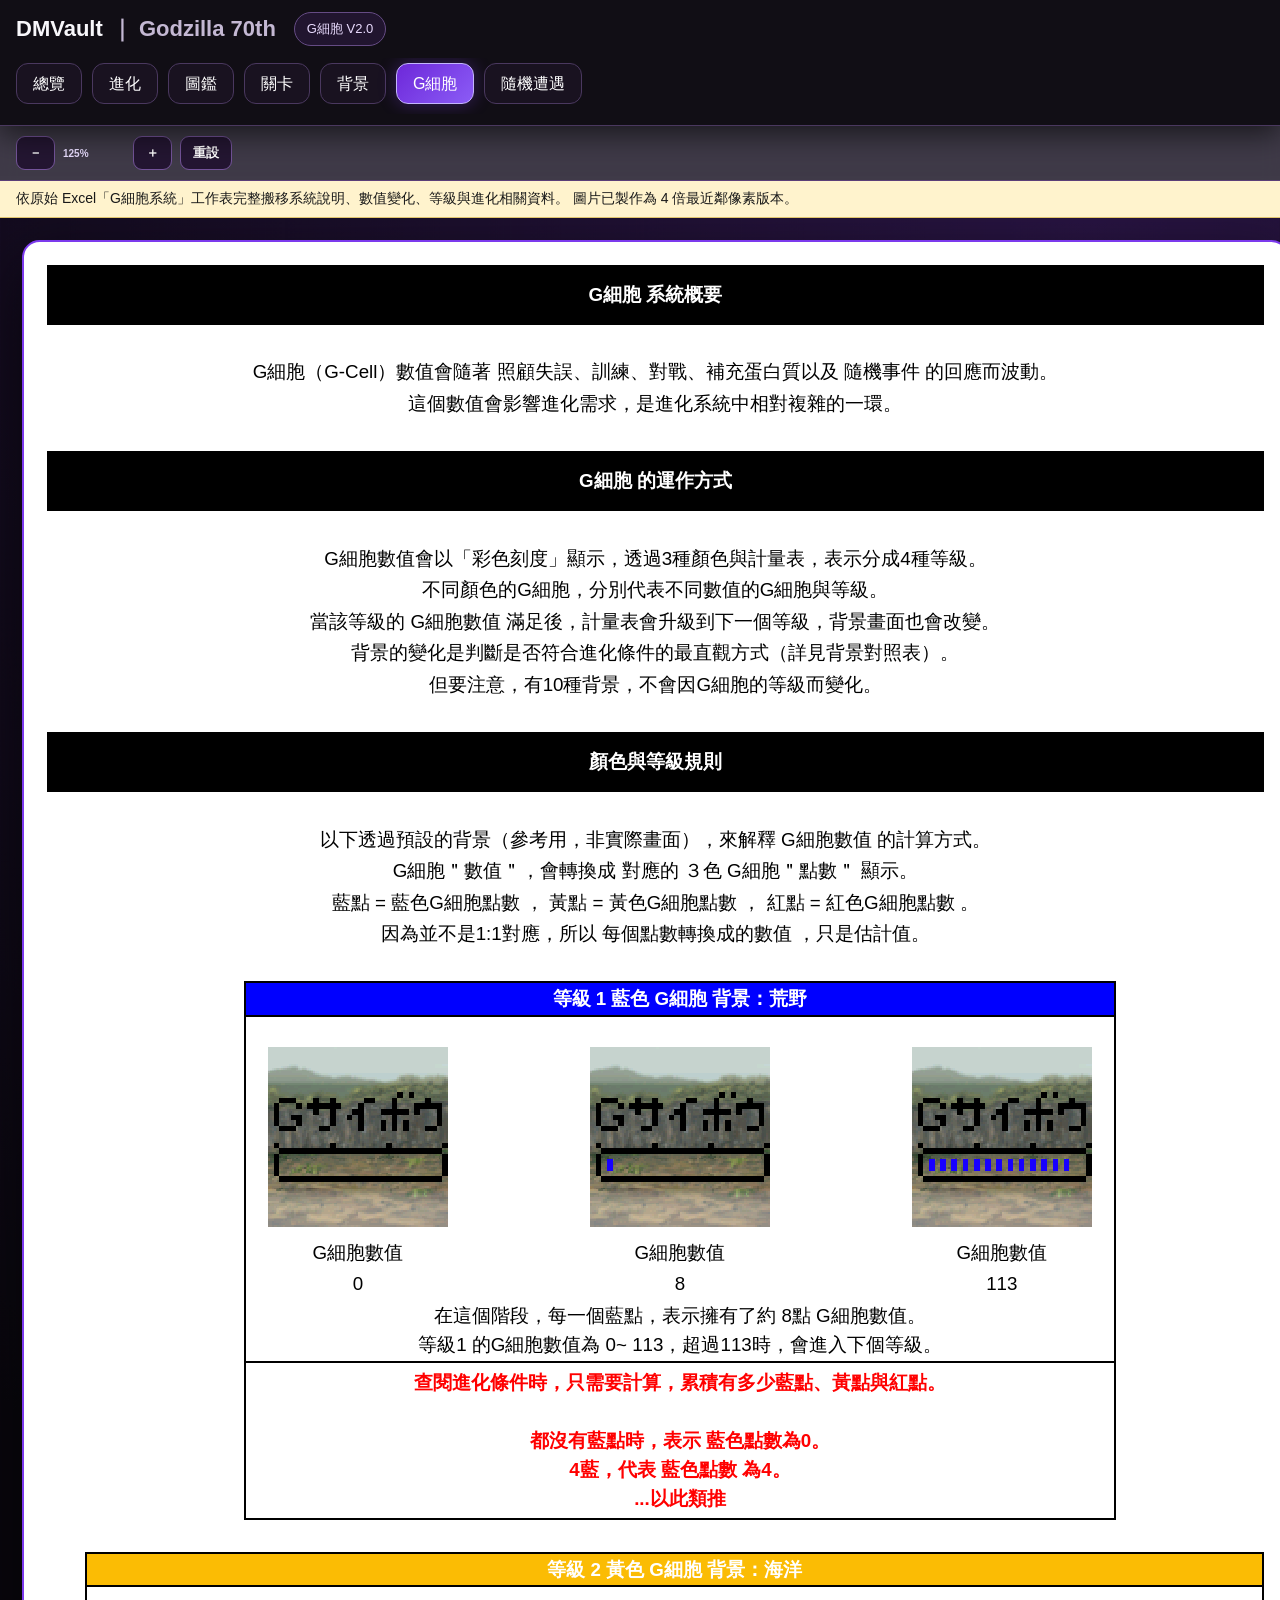
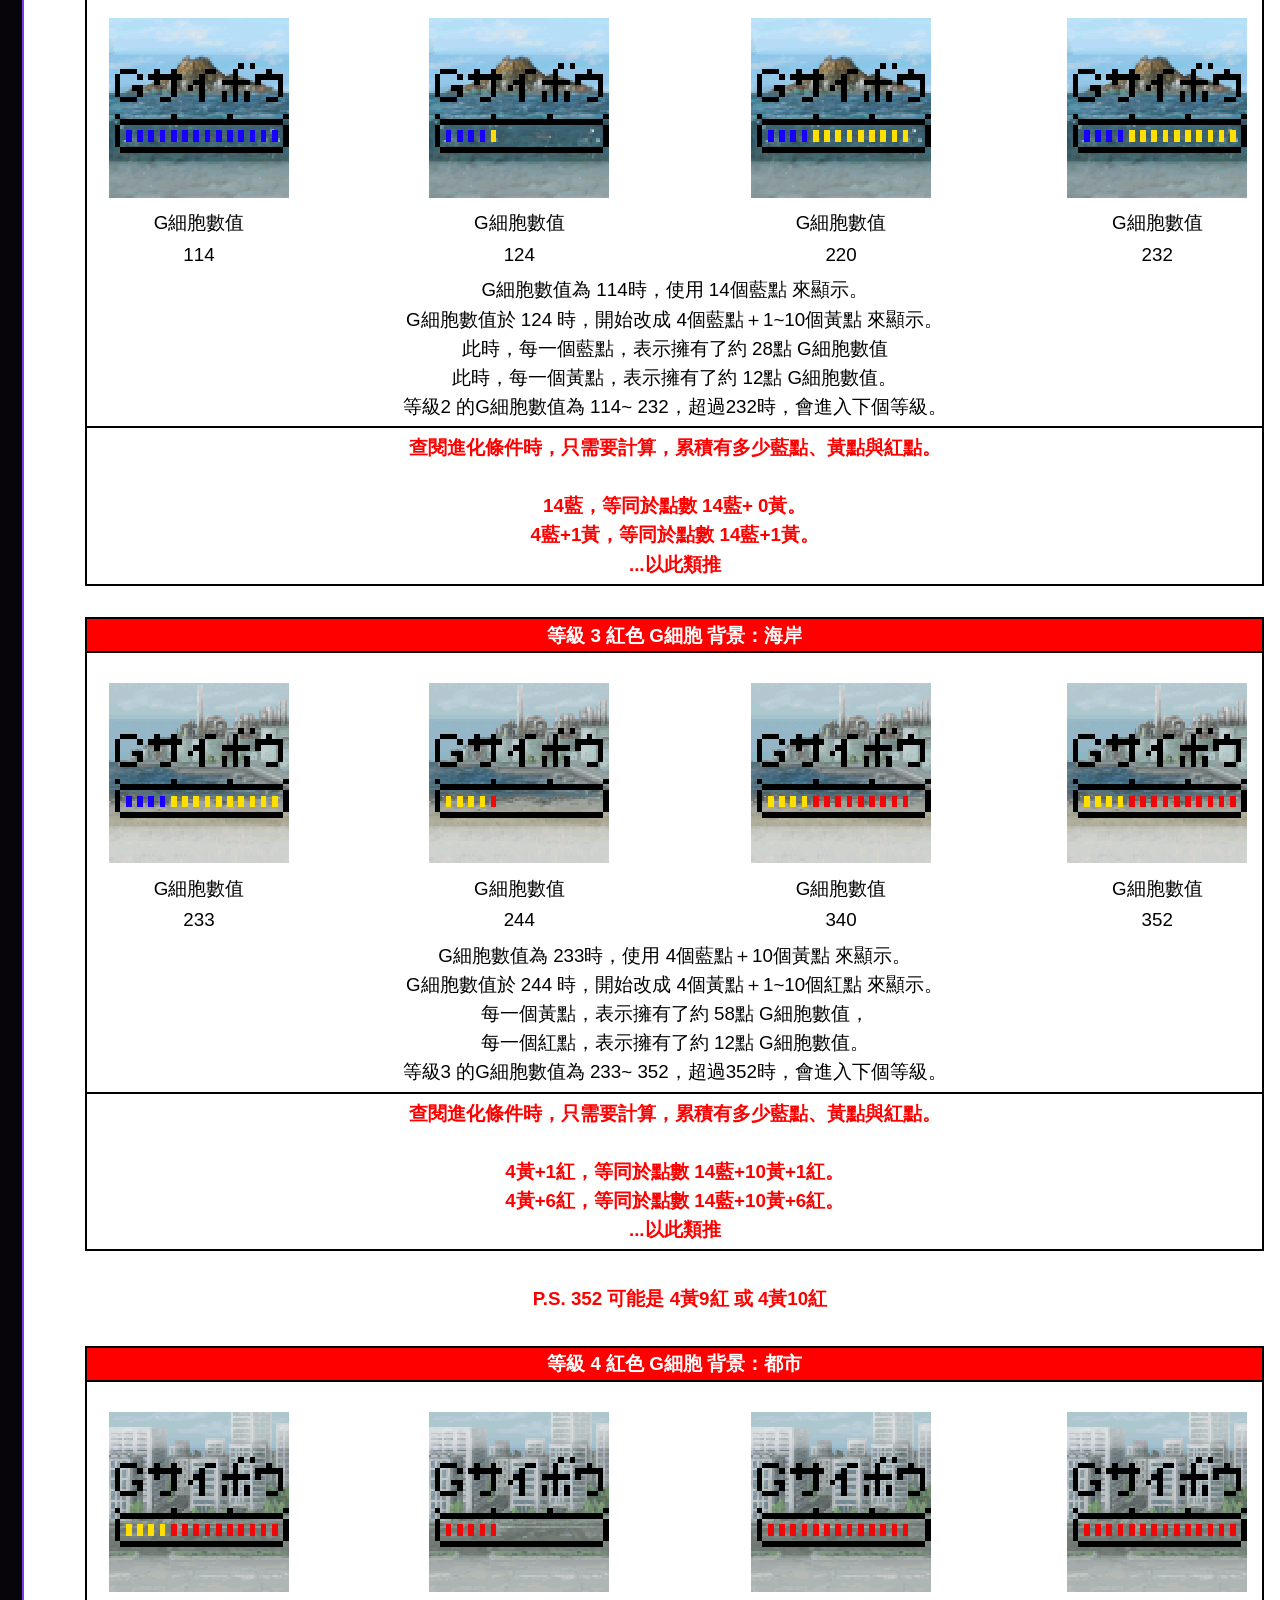
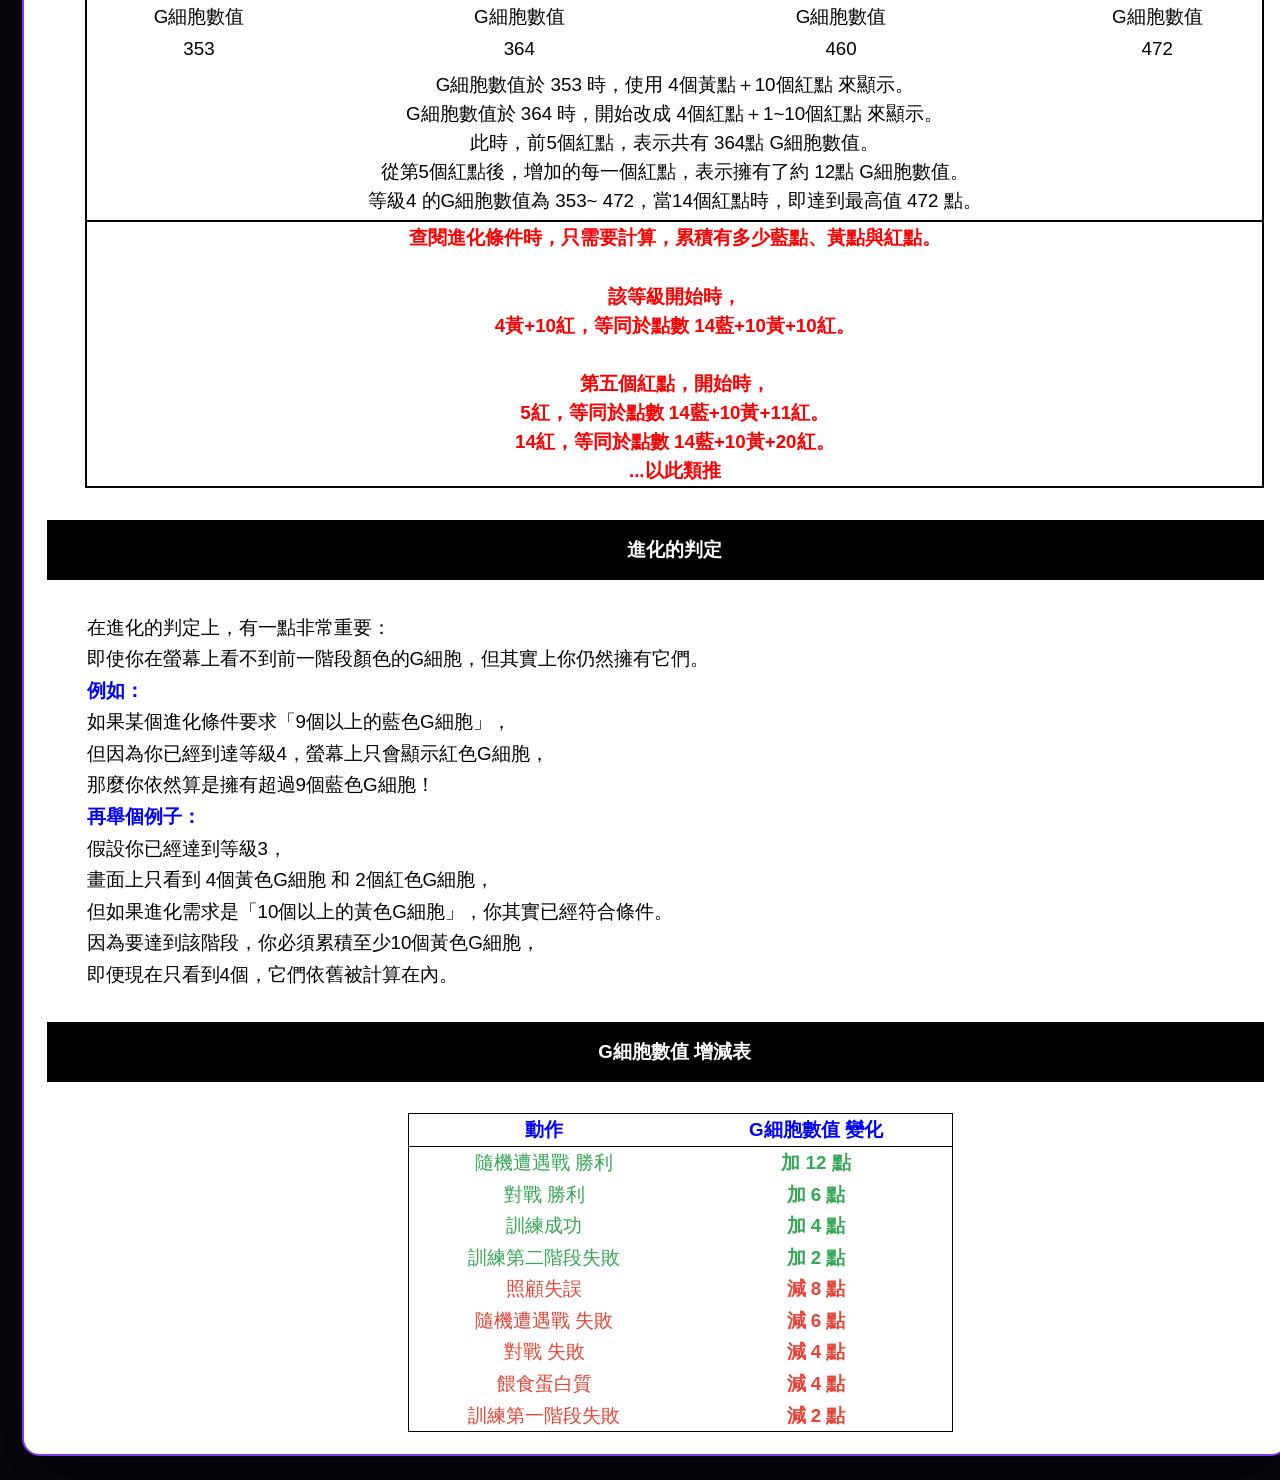
<file: gcell.html>
<!DOCTYPE html>

<html lang="zh-Hant"><head><meta charset="utf-8"/><meta content="width=device-width,initial-scale=1,maximum-scale=5,user-scalable=yes" name="viewport"/><title>DMVault｜Godzilla 70th｜G細胞系統 V2.0</title><style type="text/css">
		body,div,table,thead,tbody,tfoot,tr,th,td,p { font-family:"Arial"; font-size:x-small }
		a.comment-indicator:hover + comment { background:#ffd; position:absolute; display:block; border:1px solid black; padding:0.5em;  } 
		a.comment-indicator { background:red; display:inline-block; border:1px solid black; width:0.5em; height:0.5em;  } 
		comment { display:none;  } 
	</style>
<style>
:root{font-family:"Noto Sans TC","Microsoft JhengHei",sans-serif;color:#191919;background:#eef1f3}
*{box-sizing:border-box}body{margin:0;background:#eef1f3}header.dm{position:sticky;top:0;z-index:100;background:#171b1f;color:#fff;padding:10px 16px;box-shadow:0 2px 8px #0005}.brand{font-weight:800;font-size:20px}.brand span{font-weight:500;color:#c9d1d9}.badge{font-size:13px;color:#aeb8c2;margin-top:2px}.nav{display:flex;gap:7px;flex-wrap:wrap;margin-top:9px}.nav a{color:#e8edf2;text-decoration:none;padding:6px 11px;border:1px solid #59636d;border-radius:7px;background:#2b3239}.nav a.active{background:#e8edf2;color:#171b1f;font-weight:700}.notice{padding:9px 16px;background:#fff3cd;border-bottom:1px solid #e0c46c;font-size:14px}.sheet-viewport{overflow:auto;padding:16px;min-height:calc(100vh - 125px)}.sheet-canvas{display:inline-block;background:#fff;box-shadow:0 2px 14px #0002;padding:10px;transform-origin:top left}.sheet-canvas table{margin:0!important} @media(max-width:700px){.sheet-viewport{padding:8px}.sheet-canvas{padding:4px}.brand{font-size:17px}}
</style><style>header,header.dm{position:sticky!important;top:0!important;z-index:999!important}.nav{overflow-x:auto;white-space:nowrap;flex-wrap:nowrap!important}.nav a{flex:0 0 auto}</style><link href="shared.css" rel="stylesheet"/><style id="gcell-v16">
.sheet-viewport{background:radial-gradient(circle at 85% 0,#281442,transparent 35%),#09070d;padding:22px!important}
.sheet-canvas{zoom:1.45;background:#fff;border:2px solid #7c3aed;border-radius:14px;box-shadow:0 18px 50px #0009;padding:18px!important}
.sheet-canvas table,.sheet-canvas td,.sheet-canvas th,.sheet-canvas p,.sheet-canvas font{font-family:"Noto Sans TC","Microsoft JhengHei",sans-serif!important;font-size:15px!important;line-height:1.55!important}
.sheet-canvas td{min-width:31px!important}.sheet-canvas img{image-rendering:pixelated;max-width:none}
.gcell-tools{position:sticky;top:108px;z-index:80;display:flex;gap:8px;align-items:center;padding:10px 16px;background:#130d1dcc;border-bottom:1px solid #5b3f78;backdrop-filter:blur(8px)}
.gcell-tools button{border:1px solid #74549a;background:#241632;color:#fff;border-radius:9px;padding:7px 12px;font-weight:800;cursor:pointer}.gcell-tools output{min-width:54px;color:#e9ddff;font-weight:800}
@media(max-width:700px){.sheet-canvas{zoom:1.2}.gcell-tools{top:104px}}
</style>
<style id="gcell-v20">
.sheet-canvas img[src*="_4x.png"]{width:144px!important;height:144px!important;object-fit:contain!important;image-rendering:pixelated!important}.sheet-canvas{zoom:1.25!important}.gcell-tools output{min-width:62px}.notice:after{content:" 圖片已製作為 4 倍最近鄰像素版本。"}
@media(max-width:700px){.sheet-canvas img[src*="_4x.png"]{width:120px!important;height:120px!important}.sheet-canvas{zoom:1!important}}
</style></head><body><header class="dm-header"><div class="dm-brand">DMVault<span>｜ Godzilla 70th</span></div><div class="dm-badge">G細胞 V2.0</div><nav class="dm-nav"><a href="index.html">總覽</a><a href="evolution.html">進化</a><a href="dex.html">圖鑑</a><a href="stage.html">關卡</a><a href="background.html">背景</a><a class="active" href="gcell.html">G細胞</a><a href="encounter.html">隨機遭遇</a></nav></header><div class="gcell-tools"><button type="button" data-z="-0.1">－</button><output id="gZoom">125%</output><button type="button" data-z="0.1">＋</button><button type="button" id="gReset">重設</button></div><div class="notice">依原始 Excel「G細胞系統」工作表完整搬移系統說明、數值變化、等級與進化相關資料。</div><main class="sheet-viewport"><div class="sheet-canvas"><table border="0" cellspacing="0">
<colgroup span="23" width="23"></colgroup>
<tr>
<td align="center" bgcolor="#000000" colspan="24" data-sheets-value='{ "1": 2, "2": "G細胞 系統概要"}' height="48" valign="middle"><b><font color="#FFFFFF" face="Noto Sans CJK SC" size="4">G細胞 系統概要</font></b></td>
</tr>
<tr>
<td align="center" data-sheets-value='{ "1": 2, "2": ""}' height="24" valign="middle"><font color="#000000" face="Microsoft JhengHei"><br/></font></td>
<td align="center" data-sheets-value='{ "1": 2, "2": ""}' valign="middle"><font color="#000000" face="Microsoft JhengHei"><br/></font></td>
<td align="center" data-sheets-value='{ "1": 2, "2": ""}' valign="middle"><font color="#000000" face="Microsoft JhengHei"><br/></font></td>
<td align="center" data-sheets-value='{ "1": 2, "2": ""}' valign="middle"><font color="#000000" face="Microsoft JhengHei"><br/></font></td>
<td align="center" data-sheets-value='{ "1": 2, "2": ""}' valign="middle"><font color="#000000" face="Microsoft JhengHei"><br/></font></td>
<td align="center" data-sheets-value='{ "1": 2, "2": ""}' valign="middle"><font color="#000000" face="Microsoft JhengHei"><br/></font></td>
<td align="center" data-sheets-value='{ "1": 2, "2": ""}' valign="middle"><font color="#000000" face="Microsoft JhengHei"><br/></font></td>
<td align="center" data-sheets-value='{ "1": 2, "2": ""}' valign="middle"><font color="#000000" face="Microsoft JhengHei"><br/></font></td>
<td align="center" data-sheets-value='{ "1": 2, "2": ""}' valign="middle"><font color="#000000" face="Microsoft JhengHei"><br/></font></td>
<td align="center" data-sheets-value='{ "1": 2, "2": ""}' valign="middle"><font color="#000000" face="Microsoft JhengHei"><br/></font></td>
<td align="center" data-sheets-value='{ "1": 2, "2": ""}' valign="middle"><font color="#000000" face="Microsoft JhengHei"><br/></font></td>
<td align="center" data-sheets-value='{ "1": 2, "2": ""}' valign="middle"><font color="#000000" face="Microsoft JhengHei"><br/></font></td>
<td align="center" data-sheets-value='{ "1": 2, "2": ""}' valign="middle"><font color="#000000" face="Microsoft JhengHei"><br/></font></td>
<td align="center" data-sheets-value='{ "1": 2, "2": ""}' valign="middle"><font color="#000000" face="Microsoft JhengHei"><br/></font></td>
<td align="center" data-sheets-value='{ "1": 2, "2": ""}' valign="middle"><font color="#000000" face="Microsoft JhengHei"><br/></font></td>
<td align="center" data-sheets-value='{ "1": 2, "2": ""}' valign="middle"><font color="#000000" face="Microsoft JhengHei"><br/></font></td>
<td align="center" data-sheets-value='{ "1": 2, "2": ""}' valign="middle"><font color="#000000" face="Microsoft JhengHei"><br/></font></td>
<td align="center" data-sheets-value='{ "1": 2, "2": ""}' valign="middle"><font color="#000000" face="Microsoft JhengHei"><br/></font></td>
<td align="center" data-sheets-value='{ "1": 2, "2": ""}' valign="middle"><font color="#000000" face="Microsoft JhengHei"><br/></font></td>
<td align="center" data-sheets-value='{ "1": 2, "2": ""}' valign="middle"><font color="#000000" face="Microsoft JhengHei"><br/></font></td>
<td align="center" data-sheets-value='{ "1": 2, "2": ""}' valign="middle"><font color="#000000" face="Microsoft JhengHei"><br/></font></td>
<td align="center" data-sheets-value='{ "1": 2, "2": ""}' valign="middle"><font color="#000000" face="Microsoft JhengHei"><br/></font></td>
<td align="center" data-sheets-value='{ "1": 2, "2": ""}' valign="middle"><font color="#000000" face="Microsoft JhengHei"><br/></font></td>
</tr>
<tr>
<td align="center" colspan="24" data-sheets-value='{ "1": 2, "2": "G細胞（G-Cell）數值會隨著 照顧失誤、訓練、對戰、補充蛋白質以及 隨機事件 的回應而波動。"}' height="24" valign="middle"><font color="#000000" face="Noto Sans CJK SC">G細胞（G-Cell）數值會隨著 照顧失誤、訓練、對戰、補充蛋白質以及 隨機事件 的回應而波動。</font></td>
</tr>
<tr>
<td align="center" colspan="24" data-sheets-value='{ "1": 2, "2": "這個數值會影響進化需求，是進化系統中相對複雜的一環。"}' height="24" valign="middle"><font color="#000000" face="Noto Sans CJK SC">這個數值會影響進化需求，是進化系統中相對複雜的一環。</font></td>
</tr>
<tr>
<td align="center" data-sheets-value='{ "1": 2, "2": ""}' height="24" valign="middle"><font color="#000000" face="Microsoft JhengHei"><br/></font></td>
<td align="center" data-sheets-value='{ "1": 2, "2": ""}' valign="middle"><font color="#000000" face="Microsoft JhengHei"><br/></font></td>
<td align="center" data-sheets-value='{ "1": 2, "2": ""}' valign="middle"><font color="#000000" face="Microsoft JhengHei"><br/></font></td>
<td align="center" data-sheets-value='{ "1": 2, "2": ""}' valign="middle"><font color="#000000" face="Microsoft JhengHei"><br/></font></td>
<td align="center" data-sheets-value='{ "1": 2, "2": ""}' valign="middle"><font color="#000000" face="Microsoft JhengHei"><br/></font></td>
<td align="center" data-sheets-value='{ "1": 2, "2": ""}' valign="middle"><font color="#000000" face="Microsoft JhengHei"><br/></font></td>
<td align="center" data-sheets-value='{ "1": 2, "2": ""}' valign="middle"><font color="#000000" face="Microsoft JhengHei"><br/></font></td>
<td align="center" data-sheets-value='{ "1": 2, "2": ""}' valign="middle"><font color="#000000" face="Microsoft JhengHei"><br/></font></td>
<td align="center" data-sheets-value='{ "1": 2, "2": ""}' valign="middle"><font color="#000000" face="Microsoft JhengHei"><br/></font></td>
<td align="center" data-sheets-value='{ "1": 2, "2": ""}' valign="middle"><font color="#000000" face="Microsoft JhengHei"><br/></font></td>
<td align="center" data-sheets-value='{ "1": 2, "2": ""}' valign="middle"><font color="#000000" face="Microsoft JhengHei"><br/></font></td>
<td align="center" data-sheets-value='{ "1": 2, "2": ""}' valign="middle"><font color="#000000" face="Microsoft JhengHei"><br/></font></td>
<td align="center" data-sheets-value='{ "1": 2, "2": ""}' valign="middle"><font color="#000000" face="Microsoft JhengHei"><br/></font></td>
<td align="center" data-sheets-value='{ "1": 2, "2": ""}' valign="middle"><font color="#000000" face="Microsoft JhengHei"><br/></font></td>
<td align="center" data-sheets-value='{ "1": 2, "2": ""}' valign="middle"><font color="#000000" face="Microsoft JhengHei"><br/></font></td>
<td align="center" data-sheets-value='{ "1": 2, "2": ""}' valign="middle"><font color="#000000" face="Microsoft JhengHei"><br/></font></td>
<td align="center" data-sheets-value='{ "1": 2, "2": ""}' valign="middle"><font color="#000000" face="Microsoft JhengHei"><br/></font></td>
<td align="center" data-sheets-value='{ "1": 2, "2": ""}' valign="middle"><font color="#000000" face="Microsoft JhengHei"><br/></font></td>
<td align="center" data-sheets-value='{ "1": 2, "2": ""}' valign="middle"><font color="#000000" face="Microsoft JhengHei"><br/></font></td>
<td align="center" data-sheets-value='{ "1": 2, "2": ""}' valign="middle"><font color="#000000" face="Microsoft JhengHei"><br/></font></td>
<td align="center" data-sheets-value='{ "1": 2, "2": ""}' valign="middle"><font color="#000000" face="Microsoft JhengHei"><br/></font></td>
<td align="center" data-sheets-value='{ "1": 2, "2": ""}' valign="middle"><font color="#000000" face="Microsoft JhengHei"><br/></font></td>
<td align="center" data-sheets-value='{ "1": 2, "2": ""}' valign="middle"><font color="#000000" face="Microsoft JhengHei"><br/></font></td>
</tr>
<tr>
<td align="center" bgcolor="#000000" colspan="24" data-sheets-value='{ "1": 2, "2": "G細胞 的運作方式"}' height="48" valign="middle"><b><font color="#FFFFFF" face="Noto Sans CJK SC" size="4">G細胞 的運作方式</font></b></td>
</tr>
<tr>
<td align="center" data-sheets-value='{ "1": 2, "2": ""}' height="24" valign="middle"><font color="#000000" face="Microsoft JhengHei"><br/></font></td>
<td align="center" data-sheets-value='{ "1": 2, "2": ""}' valign="middle"><font color="#000000" face="Microsoft JhengHei"><br/></font></td>
<td align="center" data-sheets-value='{ "1": 2, "2": ""}' valign="middle"><font color="#000000" face="Microsoft JhengHei"><br/></font></td>
<td align="center" data-sheets-value='{ "1": 2, "2": ""}' valign="middle"><font color="#000000" face="Microsoft JhengHei"><br/></font></td>
<td align="center" data-sheets-value='{ "1": 2, "2": ""}' valign="middle"><font color="#000000" face="Microsoft JhengHei"><br/></font></td>
<td align="center" data-sheets-value='{ "1": 2, "2": ""}' valign="middle"><font color="#000000" face="Microsoft JhengHei"><br/></font></td>
<td align="center" data-sheets-value='{ "1": 2, "2": ""}' valign="middle"><font color="#000000" face="Microsoft JhengHei"><br/></font></td>
<td align="center" data-sheets-value='{ "1": 2, "2": ""}' valign="middle"><font color="#000000" face="Microsoft JhengHei"><br/></font></td>
<td align="center" data-sheets-value='{ "1": 2, "2": ""}' valign="middle"><font color="#000000" face="Microsoft JhengHei"><br/></font></td>
<td align="center" data-sheets-value='{ "1": 2, "2": ""}' valign="middle"><font color="#000000" face="Microsoft JhengHei"><br/></font></td>
<td align="center" data-sheets-value='{ "1": 2, "2": ""}' valign="middle"><font color="#000000" face="Microsoft JhengHei"><br/></font></td>
<td align="center" data-sheets-value='{ "1": 2, "2": ""}' valign="middle"><font color="#000000" face="Microsoft JhengHei"><br/></font></td>
<td align="center" data-sheets-value='{ "1": 2, "2": ""}' valign="middle"><font color="#000000" face="Microsoft JhengHei"><br/></font></td>
<td align="center" data-sheets-value='{ "1": 2, "2": ""}' valign="middle"><font color="#000000" face="Microsoft JhengHei"><br/></font></td>
<td align="center" data-sheets-value='{ "1": 2, "2": ""}' valign="middle"><font color="#000000" face="Microsoft JhengHei"><br/></font></td>
<td align="center" data-sheets-value='{ "1": 2, "2": ""}' valign="middle"><font color="#000000" face="Microsoft JhengHei"><br/></font></td>
<td align="center" data-sheets-value='{ "1": 2, "2": ""}' valign="middle"><font color="#000000" face="Microsoft JhengHei"><br/></font></td>
<td align="center" data-sheets-value='{ "1": 2, "2": ""}' valign="middle"><font color="#000000" face="Microsoft JhengHei"><br/></font></td>
<td align="center" data-sheets-value='{ "1": 2, "2": ""}' valign="middle"><font color="#000000" face="Microsoft JhengHei"><br/></font></td>
<td align="center" data-sheets-value='{ "1": 2, "2": ""}' valign="middle"><font color="#000000" face="Microsoft JhengHei"><br/></font></td>
<td align="center" data-sheets-value='{ "1": 2, "2": ""}' valign="middle"><font color="#000000" face="Microsoft JhengHei"><br/></font></td>
<td align="center" data-sheets-value='{ "1": 2, "2": ""}' valign="middle"><font color="#000000" face="Microsoft JhengHei"><br/></font></td>
<td align="center" data-sheets-value='{ "1": 2, "2": ""}' valign="middle"><font color="#000000" face="Microsoft JhengHei"><br/></font></td>
</tr>
<tr>
<td align="center" colspan="24" data-sheets-value='{ "1": 2, "2": "G細胞數值會以「彩色刻度」顯示，透過3種顏色與計量表，表示分成4種等級。"}' height="24" valign="middle"><font color="#000000" face="Noto Sans CJK SC">G細胞數值會以「彩色刻度」顯示，透過3種顏色與計量表，表示分成4種等級。</font></td>
</tr>
<tr>
<td align="center" colspan="24" data-sheets-value='{ "1": 2, "2": "不同顏色的G細胞，分別代表不同數值的G細胞與等級。"}' height="24" valign="middle"><font color="#000000" face="Noto Sans CJK SC">不同顏色的G細胞，分別代表不同數值的G細胞與等級。</font></td>
</tr>
<tr>
<td align="center" colspan="24" data-sheets-value='{ "1": 2, "2": "當該等級的 G細胞數值 滿足後，計量表會升級到下一個等級，背景畫面也會改變。"}' height="24" valign="middle"><font color="#000000" face="Noto Sans CJK SC">當該等級的 G細胞數值 滿足後，計量表會升級到下一個等級，背景畫面也會改變。</font></td>
</tr>
<tr>
<td align="center" colspan="24" data-sheets-value='{ "1": 2, "2": "背景的變化是判斷是否符合進化條件的最直觀方式（詳見背景對照表）。"}' height="24" valign="middle"><font color="#000000" face="Noto Sans CJK SC">背景的變化是判斷是否符合進化條件的最直觀方式（詳見背景對照表）。</font></td>
</tr>
<tr>
<td align="center" colspan="24" data-sheets-value='{ "1": 2, "2": "但要注意，有10種背景，不會因G細胞的等級而變化。"}' height="24" valign="middle"><font color="#000000" face="Noto Sans CJK SC">但要注意，有10種背景，不會因G細胞的等級而變化。</font></td>
</tr>
<tr>
<td align="left" data-sheets-value='{ "1": 2, "2": ""}' height="24" valign="middle"><font color="#000000" face="Microsoft JhengHei"><br/></font></td>
<td align="left" data-sheets-value='{ "1": 2, "2": ""}' valign="middle"><font color="#000000" face="Microsoft JhengHei"><br/></font></td>
<td align="left" data-sheets-value='{ "1": 2, "2": ""}' valign="middle"><font color="#000000" face="Microsoft JhengHei"><br/></font></td>
<td align="left" data-sheets-value='{ "1": 2, "2": ""}' valign="middle"><font color="#000000" face="Microsoft JhengHei"><br/></font></td>
<td align="left" data-sheets-value='{ "1": 2, "2": ""}' valign="middle"><font color="#000000" face="Microsoft JhengHei"><br/></font></td>
<td align="left" data-sheets-value='{ "1": 2, "2": ""}' valign="middle"><font color="#000000" face="Microsoft JhengHei"><br/></font></td>
<td align="left" data-sheets-value='{ "1": 2, "2": ""}' valign="middle"><font color="#000000" face="Microsoft JhengHei"><br/></font></td>
<td align="left" data-sheets-value='{ "1": 2, "2": ""}' valign="middle"><font color="#000000" face="Microsoft JhengHei"><br/></font></td>
<td align="left" data-sheets-value='{ "1": 2, "2": ""}' valign="middle"><font color="#000000" face="Microsoft JhengHei"><br/></font></td>
<td align="left" data-sheets-value='{ "1": 2, "2": ""}' valign="middle"><font color="#000000" face="Microsoft JhengHei"><br/></font></td>
<td align="left" data-sheets-value='{ "1": 2, "2": ""}' valign="middle"><font color="#000000" face="Microsoft JhengHei"><br/></font></td>
<td align="left" data-sheets-value='{ "1": 2, "2": ""}' valign="middle"><font color="#000000" face="Microsoft JhengHei"><br/></font></td>
<td align="left" data-sheets-value='{ "1": 2, "2": ""}' valign="middle"><font color="#000000" face="Microsoft JhengHei"><br/></font></td>
<td align="left" data-sheets-value='{ "1": 2, "2": ""}' valign="middle"><font color="#000000" face="Microsoft JhengHei"><br/></font></td>
<td align="left" data-sheets-value='{ "1": 2, "2": ""}' valign="middle"><font color="#000000" face="Microsoft JhengHei"><br/></font></td>
<td align="left" data-sheets-value='{ "1": 2, "2": ""}' valign="middle"><font color="#000000" face="Microsoft JhengHei"><br/></font></td>
<td align="left" data-sheets-value='{ "1": 2, "2": ""}' valign="middle"><font color="#000000" face="Microsoft JhengHei"><br/></font></td>
<td align="left" data-sheets-value='{ "1": 2, "2": ""}' valign="middle"><font color="#000000" face="Microsoft JhengHei"><br/></font></td>
<td align="left" data-sheets-value='{ "1": 2, "2": ""}' valign="middle"><font color="#000000" face="Microsoft JhengHei"><br/></font></td>
<td align="left" data-sheets-value='{ "1": 2, "2": ""}' valign="middle"><font color="#000000" face="Microsoft JhengHei"><br/></font></td>
<td align="left" data-sheets-value='{ "1": 2, "2": ""}' valign="middle"><font color="#000000" face="Microsoft JhengHei"><br/></font></td>
<td align="left" data-sheets-value='{ "1": 2, "2": ""}' valign="middle"><font color="#000000" face="Microsoft JhengHei"><br/></font></td>
<td align="left" data-sheets-value='{ "1": 2, "2": ""}' valign="middle"><font color="#000000" face="Microsoft JhengHei"><br/></font></td>
</tr>
<tr>
<td align="center" bgcolor="#000000" colspan="24" data-sheets-value='{ "1": 2, "2": "顏色與等級規則"}' height="48" valign="middle"><b><font color="#FFFFFF" face="Noto Sans CJK SC" size="4">顏色與等級規則</font></b></td>
</tr>
<tr>
<td align="center" data-sheets-value='{ "1": 2, "2": ""}' height="24" valign="middle"><font color="#000000" face="Microsoft JhengHei"><br/></font></td>
<td align="center" data-sheets-value='{ "1": 2, "2": ""}' valign="middle"><font color="#000000" face="Microsoft JhengHei"><br/></font></td>
<td align="center" data-sheets-value='{ "1": 2, "2": ""}' valign="middle"><font color="#000000" face="Microsoft JhengHei"><br/></font></td>
<td align="center" data-sheets-value='{ "1": 2, "2": ""}' valign="middle"><font color="#000000" face="Microsoft JhengHei"><br/></font></td>
<td align="center" data-sheets-value='{ "1": 2, "2": ""}' valign="middle"><font color="#000000" face="Microsoft JhengHei"><br/></font></td>
<td align="center" data-sheets-value='{ "1": 2, "2": ""}' valign="middle"><font color="#000000" face="Microsoft JhengHei"><br/></font></td>
<td align="center" data-sheets-value='{ "1": 2, "2": ""}' valign="middle"><font color="#000000" face="Microsoft JhengHei"><br/></font></td>
<td align="center" data-sheets-value='{ "1": 2, "2": ""}' valign="middle"><font color="#000000" face="Microsoft JhengHei"><br/></font></td>
<td align="center" data-sheets-value='{ "1": 2, "2": ""}' valign="middle"><font color="#000000" face="Microsoft JhengHei"><br/></font></td>
<td align="center" data-sheets-value='{ "1": 2, "2": ""}' valign="middle"><font color="#000000" face="Microsoft JhengHei"><br/></font></td>
<td align="center" data-sheets-value='{ "1": 2, "2": ""}' valign="middle"><font color="#000000" face="Microsoft JhengHei"><br/></font></td>
<td align="center" data-sheets-value='{ "1": 2, "2": ""}' valign="middle"><font color="#000000" face="Microsoft JhengHei"><br/></font></td>
<td align="center" data-sheets-value='{ "1": 2, "2": ""}' valign="middle"><font color="#000000" face="Microsoft JhengHei"><br/></font></td>
<td align="center" data-sheets-value='{ "1": 2, "2": ""}' valign="middle"><font color="#000000" face="Microsoft JhengHei"><br/></font></td>
<td align="center" data-sheets-value='{ "1": 2, "2": ""}' valign="middle"><font color="#000000" face="Microsoft JhengHei"><br/></font></td>
<td align="center" data-sheets-value='{ "1": 2, "2": ""}' valign="middle"><font color="#000000" face="Microsoft JhengHei"><br/></font></td>
<td align="center" data-sheets-value='{ "1": 2, "2": ""}' valign="middle"><font color="#000000" face="Microsoft JhengHei"><br/></font></td>
<td align="center" data-sheets-value='{ "1": 2, "2": ""}' valign="middle"><font color="#000000" face="Microsoft JhengHei"><br/></font></td>
<td align="center" data-sheets-value='{ "1": 2, "2": ""}' valign="middle"><font color="#000000" face="Microsoft JhengHei"><br/></font></td>
<td align="center" data-sheets-value='{ "1": 2, "2": ""}' valign="middle"><font color="#000000" face="Microsoft JhengHei"><br/></font></td>
<td align="center" data-sheets-value='{ "1": 2, "2": ""}' valign="middle"><font color="#000000" face="Microsoft JhengHei"><br/></font></td>
<td align="center" data-sheets-value='{ "1": 2, "2": ""}' valign="middle"><font color="#000000" face="Microsoft JhengHei"><br/></font></td>
<td align="center" data-sheets-value='{ "1": 2, "2": ""}' valign="middle"><font color="#000000" face="Microsoft JhengHei"><br/></font></td>
</tr>
<tr>
<td align="center" colspan="24" data-sheets-value='{ "1": 2, "2": "以下透過預設的背景（參考用，非實際畫面），來解釋 G細胞數值 的計算方式。"}' height="24" valign="middle"><font color="#000000" face="Noto Sans CJK SC">以下透過預設的背景（參考用，非實際畫面），來解釋 G細胞數值 的計算方式。</font></td>
</tr>
<tr>
<td align="center" colspan="24" data-sheets-value='{ "1": 2, "2": "G細胞＂數值＂，會轉換成 對應的 ３色 G細胞＂點數＂ 顯示。"}' height="24" valign="middle"><font color="#000000" face="Noto Sans CJK SC">G細胞＂數值＂，會轉換成 對應的 ３色 G細胞＂點數＂ 顯示。</font></td>
</tr>
<tr>
<td align="center" colspan="24" data-sheets-value='{ "1": 2, "2": "藍點 = 藍色G細胞點數 ， 黃點 = 黃色G細胞點數 ， 紅點 = 紅色G細胞點數 。 "}' height="24" valign="middle"><font color="#000000" face="Noto Sans CJK SC">藍點 = 藍色G細胞點數 ， 黃點 = 黃色G細胞點數 ， 紅點 = 紅色G細胞點數 。 </font></td>
</tr>
<tr>
<td align="center" colspan="24" data-sheets-value='{ "1": 2, "2": "因為並不是1:1對應，所以 每個點數轉換成的數值 ，只是估計值。"}' height="24" valign="middle"><font color="#000000" face="Noto Sans CJK SC">因為並不是1:1對應，所以 每個點數轉換成的數值 ，只是估計值。</font></td>
</tr>
<tr>
<td align="left" data-sheets-value='{ "1": 2, "2": ""}' height="24" valign="middle"><font color="#000000" face="Microsoft JhengHei"><br/></font></td>
<td align="center" data-sheets-value='{ "1": 2, "2": ""}' valign="middle"><font color="#000000" face="Microsoft JhengHei"><br/></font></td>
<td align="center" data-sheets-value='{ "1": 2, "2": ""}' valign="middle"><font color="#000000" face="Microsoft JhengHei"><br/></font></td>
<td align="center" data-sheets-value='{ "1": 2, "2": ""}' valign="middle"><font color="#000000" face="Microsoft JhengHei"><br/></font></td>
<td align="center" data-sheets-value='{ "1": 2, "2": ""}' valign="middle"><font color="#000000" face="Microsoft JhengHei"><br/></font></td>
<td align="left" data-sheets-value='{ "1": 2, "2": ""}' valign="middle"><font color="#000000" face="Microsoft JhengHei"><br/></font></td>
<td align="left" data-sheets-value='{ "1": 2, "2": ""}' valign="middle"><font color="#000000" face="Microsoft JhengHei"><br/></font></td>
<td align="left" data-sheets-value='{ "1": 2, "2": ""}' valign="middle"><font color="#000000" face="Microsoft JhengHei"><br/></font></td>
<td align="left" data-sheets-value='{ "1": 2, "2": ""}' valign="middle"><font color="#000000" face="Microsoft JhengHei"><br/></font></td>
<td align="left" data-sheets-value='{ "1": 2, "2": ""}' valign="middle"><font color="#000000" face="Microsoft JhengHei"><br/></font></td>
<td align="left" data-sheets-value='{ "1": 2, "2": ""}' valign="middle"><font color="#000000" face="Microsoft JhengHei"><br/></font></td>
<td align="left" data-sheets-value='{ "1": 2, "2": ""}' valign="middle"><font color="#000000" face="Microsoft JhengHei"><br/></font></td>
<td align="left" data-sheets-value='{ "1": 2, "2": ""}' valign="middle"><font color="#000000" face="Microsoft JhengHei"><br/></font></td>
<td align="left" data-sheets-value='{ "1": 2, "2": ""}' valign="middle"><font color="#000000" face="Microsoft JhengHei"><br/></font></td>
<td align="left" data-sheets-value='{ "1": 2, "2": ""}' valign="middle"><font color="#000000" face="Microsoft JhengHei"><br/></font></td>
<td align="left" data-sheets-value='{ "1": 2, "2": ""}' valign="middle"><font color="#000000" face="Microsoft JhengHei"><br/></font></td>
<td align="left" data-sheets-value='{ "1": 2, "2": ""}' valign="middle"><font color="#000000" face="Microsoft JhengHei"><br/></font></td>
<td align="left" data-sheets-value='{ "1": 2, "2": ""}' valign="middle"><font color="#000000" face="Microsoft JhengHei"><br/></font></td>
<td align="left" data-sheets-value='{ "1": 2, "2": ""}' valign="middle"><font color="#000000" face="Microsoft JhengHei"><br/></font></td>
<td align="left" data-sheets-value='{ "1": 2, "2": ""}' valign="middle"><font color="#000000" face="Microsoft JhengHei"><br/></font></td>
<td align="left" data-sheets-value='{ "1": 2, "2": ""}' valign="middle"><font color="#000000" face="Microsoft JhengHei"><br/></font></td>
<td align="left" data-sheets-value='{ "1": 2, "2": ""}' valign="middle"><font color="#000000" face="Microsoft JhengHei"><br/></font></td>
<td align="left" data-sheets-value='{ "1": 2, "2": ""}' valign="middle"><font color="#000000" face="Microsoft JhengHei"><br/></font></td>
</tr>
<tr>
<td align="left" data-sheets-value='{ "1": 2, "2": ""}' height="24" valign="middle"><font color="#000000" face="Microsoft JhengHei"><br/></font></td>
<td align="center" data-sheets-value='{ "1": 2, "2": ""}' valign="middle"><b><font color="#FFFFFF" face="Microsoft JhengHei"><br/></font></b></td>
<td align="center" data-sheets-value='{ "1": 2, "2": ""}' valign="middle"><b><font color="#FFFFFF" face="Microsoft JhengHei"><br/></font></b></td>
<td align="center" data-sheets-value='{ "1": 2, "2": ""}' valign="middle"><b><font color="#FFFFFF" face="Microsoft JhengHei"><br/></font></b></td>
<td align="center" bgcolor="#0000FF" colspan="16" data-sheets-value='{ "1": 2, "2": "等級 1 藍色 G細胞  背景：荒野"}' style="border-top: 2px solid #000000; border-bottom: 2px solid #000000; border-left: 2px solid #000000; border-right: 2px solid #000000" valign="middle"><b><font color="#FFFFFF" face="Noto Sans CJK SC">等級 1 藍色 G細胞  背景：荒野</font></b></td>
<td align="center" data-sheets-value='{ "1": 2, "2": ""}' valign="middle"><b><font color="#FFFFFF" face="Microsoft JhengHei"><br/></font></b></td>
<td align="center" data-sheets-value='{ "1": 2, "2": ""}' valign="middle"><b><font color="#FFFFFF" face="Microsoft JhengHei"><br/></font></b></td>
<td align="center" data-sheets-value='{ "1": 2, "2": ""}' valign="middle"><b><font color="#FFFFFF" face="Microsoft JhengHei"><br/></font></b></td>
</tr>
<tr>
<td align="left" data-sheets-value='{ "1": 2, "2": ""}' height="24" valign="bottom"><font color="#000000"><br/></font></td>
<td align="center" data-sheets-value='{ "1": 2, "2": ""}' valign="middle"><b><font color="#FFFFFF" face="Microsoft JhengHei"><br/></font></b></td>
<td align="center" data-sheets-value='{ "1": 2, "2": ""}' valign="middle"><b><font color="#FFFFFF" face="Microsoft JhengHei"><br/></font></b></td>
<td align="center" data-sheets-value='{ "1": 2, "2": ""}' valign="middle"><b><font color="#FFFFFF" face="Microsoft JhengHei"><br/></font></b></td>
<td align="center" colspan="4" data-sheets-value='{ "1": 2, "2": ""}' rowspan="4" style="border-left: 2px solid #000000" valign="middle"><font color="#000000" face="Microsoft JhengHei"><br/><img height="24" hspace="11" src="assets/怪獸對打機COLOR 哥吉拉 70th Edition中文攻略 紫硯的副本_html_754e0b67_4x.png" vspace="0" width="24"/>
</font></td>
<td align="left" data-sheets-value='{ "1": 2, "2": ""}' valign="middle"><font color="#000000" face="Microsoft JhengHei"><br/></font></td>
<td align="left" data-sheets-value='{ "1": 2, "2": ""}' valign="bottom"><font color="#000000"><br/></font></td>
<td align="center" colspan="4" data-sheets-value='{ "1": 2, "2": ""}' rowspan="4" valign="middle"><font color="#000000" face="Microsoft JhengHei"><br/><img height="24" hspace="11" src="assets/怪獸對打機COLOR 哥吉拉 70th Edition中文攻略 紫硯的副本_html_1c7ae086_4x.png" vspace="0" width="24"/>
</font></td>
<td align="left" data-sheets-value='{ "1": 2, "2": ""}' valign="bottom"><font color="#000000"><br/></font></td>
<td align="left" data-sheets-value='{ "1": 2, "2": ""}' valign="bottom"><font color="#000000"><br/></font></td>
<td align="center" colspan="4" data-sheets-value='{ "1": 2, "2": ""}' rowspan="4" style="border-right: 2px solid #000000" valign="middle"><font color="#000000" face="Microsoft JhengHei"><br/><img height="24" hspace="11" src="assets/怪獸對打機COLOR 哥吉拉 70th Edition中文攻略 紫硯的副本_html_e615bd1_4x.png" vspace="0" width="24"/>
</font></td>
<td align="center" data-sheets-value='{ "1": 2, "2": ""}' valign="middle"><b><font color="#FFFFFF" face="Microsoft JhengHei"><br/></font></b></td>
<td align="center" data-sheets-value='{ "1": 2, "2": ""}' valign="middle"><b><font color="#FFFFFF" face="Microsoft JhengHei"><br/></font></b></td>
<td align="center" data-sheets-value='{ "1": 2, "2": ""}' valign="middle"><b><font color="#FFFFFF" face="Microsoft JhengHei"><br/></font></b></td>
</tr>
<tr>
<td align="left" data-sheets-value='{ "1": 2, "2": ""}' height="24" valign="bottom"><font color="#000000"><br/></font></td>
<td align="center" data-sheets-value='{ "1": 2, "2": ""}' valign="middle"><b><font color="#FFFFFF" face="Microsoft JhengHei"><br/></font></b></td>
<td align="center" data-sheets-value='{ "1": 2, "2": ""}' valign="middle"><b><font color="#FFFFFF" face="Microsoft JhengHei"><br/></font></b></td>
<td align="center" data-sheets-value='{ "1": 2, "2": ""}' valign="middle"><b><font color="#FFFFFF" face="Microsoft JhengHei"><br/></font></b></td>
<td align="left" data-sheets-value='{ "1": 2, "2": ""}' valign="middle"><font color="#000000" face="Microsoft JhengHei"><br/></font></td>
<td align="left" data-sheets-value='{ "1": 2, "2": ""}' valign="bottom"><font color="#000000"><br/></font></td>
<td align="left" data-sheets-value='{ "1": 2, "2": ""}' valign="bottom"><font color="#000000"><br/></font></td>
<td align="left" data-sheets-value='{ "1": 2, "2": ""}' valign="bottom"><font color="#000000"><br/></font></td>
<td align="center" data-sheets-value='{ "1": 2, "2": ""}' valign="middle"><b><font color="#FFFFFF" face="Microsoft JhengHei"><br/></font></b></td>
<td align="center" data-sheets-value='{ "1": 2, "2": ""}' valign="middle"><b><font color="#FFFFFF" face="Microsoft JhengHei"><br/></font></b></td>
<td align="center" data-sheets-value='{ "1": 2, "2": ""}' valign="middle"><b><font color="#FFFFFF" face="Microsoft JhengHei"><br/></font></b></td>
</tr>
<tr>
<td align="left" data-sheets-value='{ "1": 2, "2": ""}' height="24" valign="bottom"><font color="#000000"><br/></font></td>
<td align="center" data-sheets-value='{ "1": 2, "2": ""}' valign="middle"><b><font color="#FFFFFF" face="Microsoft JhengHei"><br/></font></b></td>
<td align="center" data-sheets-value='{ "1": 2, "2": ""}' valign="middle"><b><font color="#FFFFFF" face="Microsoft JhengHei"><br/></font></b></td>
<td align="center" data-sheets-value='{ "1": 2, "2": ""}' valign="middle"><b><font color="#FFFFFF" face="Microsoft JhengHei"><br/></font></b></td>
<td align="left" data-sheets-value='{ "1": 2, "2": ""}' valign="middle"><font color="#000000" face="Microsoft JhengHei"><br/></font></td>
<td align="left" data-sheets-value='{ "1": 2, "2": ""}' valign="bottom"><font color="#000000"><br/></font></td>
<td align="left" data-sheets-value='{ "1": 2, "2": ""}' valign="bottom"><font color="#000000"><br/></font></td>
<td align="left" data-sheets-value='{ "1": 2, "2": ""}' valign="bottom"><font color="#000000"><br/></font></td>
<td align="center" data-sheets-value='{ "1": 2, "2": ""}' valign="middle"><b><font color="#FFFFFF" face="Microsoft JhengHei"><br/></font></b></td>
<td align="center" data-sheets-value='{ "1": 2, "2": ""}' valign="middle"><b><font color="#FFFFFF" face="Microsoft JhengHei"><br/></font></b></td>
<td align="center" data-sheets-value='{ "1": 2, "2": ""}' valign="middle"><b><font color="#FFFFFF" face="Microsoft JhengHei"><br/></font></b></td>
</tr>
<tr>
<td align="left" data-sheets-value='{ "1": 2, "2": ""}' height="24" valign="bottom"><font color="#000000"><br/></font></td>
<td align="center" data-sheets-value='{ "1": 2, "2": ""}' valign="middle"><b><font color="#FFFFFF" face="Microsoft JhengHei"><br/></font></b></td>
<td align="center" data-sheets-value='{ "1": 2, "2": ""}' valign="middle"><b><font color="#FFFFFF" face="Microsoft JhengHei"><br/></font></b></td>
<td align="center" data-sheets-value='{ "1": 2, "2": ""}' valign="middle"><b><font color="#FFFFFF" face="Microsoft JhengHei"><br/></font></b></td>
<td align="left" data-sheets-value='{ "1": 2, "2": ""}' valign="middle"><font color="#000000" face="Microsoft JhengHei"><br/></font></td>
<td align="left" data-sheets-value='{ "1": 2, "2": ""}' valign="bottom"><font color="#000000"><br/></font></td>
<td align="left" data-sheets-value='{ "1": 2, "2": ""}' valign="bottom"><font color="#000000"><br/></font></td>
<td align="left" data-sheets-value='{ "1": 2, "2": ""}' valign="bottom"><font color="#000000"><br/></font></td>
<td align="center" data-sheets-value='{ "1": 2, "2": ""}' valign="middle"><b><font color="#FFFFFF" face="Microsoft JhengHei"><br/></font></b></td>
<td align="center" data-sheets-value='{ "1": 2, "2": ""}' valign="middle"><b><font color="#FFFFFF" face="Microsoft JhengHei"><br/></font></b></td>
<td align="center" data-sheets-value='{ "1": 2, "2": ""}' valign="middle"><b><font color="#FFFFFF" face="Microsoft JhengHei"><br/></font></b></td>
</tr>
<tr>
<td align="left" data-sheets-value='{ "1": 2, "2": ""}' height="24" valign="bottom"><font color="#000000"><br/></font></td>
<td align="center" data-sheets-value='{ "1": 2, "2": ""}' valign="middle"><b><font color="#FFFFFF" face="Microsoft JhengHei"><br/></font></b></td>
<td align="center" data-sheets-value='{ "1": 2, "2": ""}' valign="middle"><b><font color="#FFFFFF" face="Microsoft JhengHei"><br/></font></b></td>
<td align="center" data-sheets-value='{ "1": 2, "2": ""}' valign="middle"><b><font color="#FFFFFF" face="Microsoft JhengHei"><br/></font></b></td>
<td align="center" colspan="4" data-sheets-value='{ "1": 2, "2": "G細胞數值"}' style="border-left: 2px solid #000000" valign="bottom"><font color="#000000" face="Noto Sans CJK SC">G細胞數值</font></td>
<td align="left" data-sheets-value='{ "1": 2, "2": ""}' valign="bottom"><font color="#000000"><br/></font></td>
<td align="left" data-sheets-value='{ "1": 2, "2": ""}' valign="bottom"><font color="#000000"><br/></font></td>
<td align="center" colspan="4" data-sheets-value='{ "1": 2, "2": "G細胞數值"}' valign="bottom"><font color="#000000" face="Noto Sans CJK SC">G細胞數值</font></td>
<td align="left" data-sheets-value='{ "1": 2, "2": ""}' valign="bottom"><font color="#000000"><br/></font></td>
<td align="left" data-sheets-value='{ "1": 2, "2": ""}' valign="bottom"><font color="#000000"><br/></font></td>
<td align="center" colspan="4" data-sheets-value='{ "1": 2, "2": "G細胞數值"}' style="border-right: 2px solid #000000" valign="bottom"><font color="#000000" face="Noto Sans CJK SC">G細胞數值</font></td>
<td align="center" data-sheets-value='{ "1": 2, "2": ""}' valign="middle"><b><font color="#FFFFFF" face="Microsoft JhengHei"><br/></font></b></td>
<td align="center" data-sheets-value='{ "1": 2, "2": ""}' valign="middle"><b><font color="#FFFFFF" face="Microsoft JhengHei"><br/></font></b></td>
<td align="center" data-sheets-value='{ "1": 2, "2": ""}' valign="middle"><b><font color="#FFFFFF" face="Microsoft JhengHei"><br/></font></b></td>
</tr>
<tr>
<td align="left" data-sheets-value='{ "1": 2, "2": ""}' height="24" valign="bottom"><font color="#000000"><br/></font></td>
<td align="center" data-sheets-value='{ "1": 2, "2": ""}' valign="middle"><b><font color="#FFFFFF" face="Microsoft JhengHei"><br/></font></b></td>
<td align="center" data-sheets-value='{ "1": 2, "2": ""}' valign="middle"><b><font color="#FFFFFF" face="Microsoft JhengHei"><br/></font></b></td>
<td align="center" data-sheets-value='{ "1": 2, "2": ""}' valign="middle"><b><font color="#FFFFFF" face="Microsoft JhengHei"><br/></font></b></td>
<td align="center" colspan="4" sdnum="1033;" sdval="0" style="border-left: 2px solid #000000" valign="bottom"><font color="#000000">0</font></td>
<td align="left" data-sheets-value='{ "1": 2, "2": ""}' valign="bottom"><font color="#000000"><br/></font></td>
<td align="left" data-sheets-value='{ "1": 2, "2": ""}' valign="bottom"><font color="#000000"><br/></font></td>
<td align="center" colspan="4" data-sheets-formula="=8*1" sdnum="1033;" sdval="8" valign="bottom"><font color="#000000">8</font></td>
<td align="left" data-sheets-value='{ "1": 2, "2": ""}' valign="bottom"><font color="#000000"><br/></font></td>
<td align="left" data-sheets-value='{ "1": 2, "2": ""}' valign="bottom"><font color="#000000"><br/></font></td>
<td align="center" colspan="4" sdnum="1033;" sdval="113" style="border-right: 2px solid #000000" valign="bottom"><font color="#000000">113</font></td>
<td align="center" data-sheets-value='{ "1": 2, "2": ""}' valign="middle"><b><font color="#FFFFFF" face="Microsoft JhengHei"><br/></font></b></td>
<td align="center" data-sheets-value='{ "1": 2, "2": ""}' valign="middle"><b><font color="#FFFFFF" face="Microsoft JhengHei"><br/></font></b></td>
<td align="center" data-sheets-value='{ "1": 2, "2": ""}' valign="middle"><b><font color="#FFFFFF" face="Microsoft JhengHei"><br/></font></b></td>
</tr>
<tr>
<td align="left" data-sheets-value='{ "1": 2, "2": ""}' height="24" valign="middle"><font color="#000000" face="Microsoft JhengHei"><br/></font></td>
<td align="center" data-sheets-value='{ "1": 2, "2": ""}' valign="middle"><b><font color="#FFFFFF" face="Microsoft JhengHei"><br/></font></b></td>
<td align="center" data-sheets-value='{ "1": 2, "2": ""}' valign="middle"><b><font color="#FFFFFF" face="Microsoft JhengHei"><br/></font></b></td>
<td align="center" data-sheets-value='{ "1": 2, "2": ""}' valign="middle"><b><font color="#FFFFFF" face="Microsoft JhengHei"><br/></font></b></td>
<td align="center" colspan="16" data-sheets-value='{ "1": 2, "2": "在這個階段，每一個藍點，表示擁有了約 8點 G細胞數值。\n等級1 的G細胞數值為 0~ 113，超過113時，會進入下個等級。"}' rowspan="2" style="border-bottom: 2px solid #000000; border-left: 2px solid #000000; border-right: 2px solid #000000" valign="middle"><font color="#000000" face="Noto Sans CJK SC">在這個階段，每一個藍點，表示擁有了約 8點 G細胞數值。<br/>等級1 的G細胞數值為 0~ 113，超過113時，會進入下個等級。</font></td>
<td align="center" data-sheets-value='{ "1": 2, "2": ""}' valign="middle"><b><font color="#FFFFFF" face="Microsoft JhengHei"><br/></font></b></td>
<td align="center" data-sheets-value='{ "1": 2, "2": ""}' valign="middle"><b><font color="#FFFFFF" face="Microsoft JhengHei"><br/></font></b></td>
<td align="center" data-sheets-value='{ "1": 2, "2": ""}' valign="middle"><b><font color="#FFFFFF" face="Microsoft JhengHei"><br/></font></b></td>
</tr>
<tr>
<td align="left" data-sheets-value='{ "1": 2, "2": ""}' height="24" valign="middle"><font color="#000000" face="Microsoft JhengHei"><br/></font></td>
<td align="center" data-sheets-value='{ "1": 2, "2": ""}' valign="middle"><b><font color="#FFFFFF" face="Microsoft JhengHei"><br/></font></b></td>
<td align="center" data-sheets-value='{ "1": 2, "2": ""}' valign="middle"><b><font color="#FFFFFF" face="Microsoft JhengHei"><br/></font></b></td>
<td align="center" data-sheets-value='{ "1": 2, "2": ""}' valign="middle"><b><font color="#FFFFFF" face="Microsoft JhengHei"><br/></font></b></td>
<td align="center" data-sheets-value='{ "1": 2, "2": ""}' valign="middle"><b><font color="#FFFFFF" face="Microsoft JhengHei"><br/></font></b></td>
<td align="center" data-sheets-value='{ "1": 2, "2": ""}' valign="middle"><b><font color="#FFFFFF" face="Microsoft JhengHei"><br/></font></b></td>
<td align="center" data-sheets-value='{ "1": 2, "2": ""}' valign="middle"><b><font color="#FFFFFF" face="Microsoft JhengHei"><br/></font></b></td>
</tr>
<tr>
<td align="left" data-sheets-value='{ "1": 2, "2": ""}' height="24" valign="middle"><font color="#000000" face="Microsoft JhengHei"><br/></font></td>
<td align="center" data-sheets-value='{ "1": 2, "2": ""}' valign="middle"><b><font color="#FFFFFF" face="Microsoft JhengHei"><br/></font></b></td>
<td align="center" data-sheets-value='{ "1": 2, "2": ""}' valign="middle"><b><font color="#FFFFFF" face="Microsoft JhengHei"><br/></font></b></td>
<td align="center" data-sheets-value='{ "1": 2, "2": ""}' valign="middle"><b><font color="#FFFFFF" face="Microsoft JhengHei"><br/></font></b></td>
<td align="center" colspan="16" data-sheets-value='{ "1": 2, "2": "查閱進化條件時，只需要計算，累積有多少藍點、黃點與紅點。\n\n都沒有藍點時，表示 藍色點數為0。\n4藍，代表 藍色點數 為4。\n...以此類推"}' rowspan="5" style="border-bottom: 2px solid #000000; border-left: 2px solid #000000; border-right: 2px solid #000000" valign="middle"><b><font color="#FF0000" face="Noto Sans CJK SC">查閱進化條件時，只需要計算，累積有多少藍點、黃點與紅點。<br/><br/>都沒有藍點時，表示 藍色點數為0。<br/>4藍，代表 藍色點數 為4。<br/>...以此類推</font></b></td>
<td align="center" data-sheets-value='{ "1": 2, "2": ""}' valign="middle"><b><font color="#FFFFFF" face="Microsoft JhengHei"><br/></font></b></td>
<td align="center" data-sheets-value='{ "1": 2, "2": ""}' valign="middle"><b><font color="#FFFFFF" face="Microsoft JhengHei"><br/></font></b></td>
<td align="center" data-sheets-value='{ "1": 2, "2": ""}' valign="middle"><b><font color="#FFFFFF" face="Microsoft JhengHei"><br/></font></b></td>
</tr>
<tr>
<td align="left" data-sheets-value='{ "1": 2, "2": ""}' height="24" valign="middle"><font color="#000000" face="Microsoft JhengHei"><br/></font></td>
<td align="center" data-sheets-value='{ "1": 2, "2": ""}' valign="middle"><b><font color="#FFFFFF" face="Microsoft JhengHei"><br/></font></b></td>
<td align="center" data-sheets-value='{ "1": 2, "2": ""}' valign="middle"><b><font color="#FFFFFF" face="Microsoft JhengHei"><br/></font></b></td>
<td align="center" data-sheets-value='{ "1": 2, "2": ""}' valign="middle"><b><font color="#FFFFFF" face="Microsoft JhengHei"><br/></font></b></td>
<td align="center" data-sheets-value='{ "1": 2, "2": ""}' valign="middle"><b><font color="#FFFFFF" face="Microsoft JhengHei"><br/></font></b></td>
<td align="center" data-sheets-value='{ "1": 2, "2": ""}' valign="middle"><b><font color="#FFFFFF" face="Microsoft JhengHei"><br/></font></b></td>
<td align="center" data-sheets-value='{ "1": 2, "2": ""}' valign="middle"><b><font color="#FFFFFF" face="Microsoft JhengHei"><br/></font></b></td>
</tr>
<tr>
<td align="left" data-sheets-value='{ "1": 2, "2": ""}' height="24" valign="middle"><font color="#000000" face="Microsoft JhengHei"><br/></font></td>
<td align="center" data-sheets-value='{ "1": 2, "2": ""}' valign="middle"><b><font color="#FFFFFF" face="Microsoft JhengHei"><br/></font></b></td>
<td align="center" data-sheets-value='{ "1": 2, "2": ""}' valign="middle"><b><font color="#FFFFFF" face="Microsoft JhengHei"><br/></font></b></td>
<td align="center" data-sheets-value='{ "1": 2, "2": ""}' valign="middle"><b><font color="#FFFFFF" face="Microsoft JhengHei"><br/></font></b></td>
<td align="center" data-sheets-value='{ "1": 2, "2": ""}' valign="middle"><b><font color="#FFFFFF" face="Microsoft JhengHei"><br/></font></b></td>
<td align="center" data-sheets-value='{ "1": 2, "2": ""}' valign="middle"><b><font color="#FFFFFF" face="Microsoft JhengHei"><br/></font></b></td>
<td align="center" data-sheets-value='{ "1": 2, "2": ""}' valign="middle"><b><font color="#FFFFFF" face="Microsoft JhengHei"><br/></font></b></td>
</tr>
<tr>
<td align="left" data-sheets-value='{ "1": 2, "2": ""}' height="24" valign="middle"><font color="#000000" face="Microsoft JhengHei"><br/></font></td>
<td align="center" data-sheets-value='{ "1": 2, "2": ""}' valign="middle"><b><font color="#FFFFFF" face="Microsoft JhengHei"><br/></font></b></td>
<td align="center" data-sheets-value='{ "1": 2, "2": ""}' valign="middle"><b><font color="#FFFFFF" face="Microsoft JhengHei"><br/></font></b></td>
<td align="center" data-sheets-value='{ "1": 2, "2": ""}' valign="middle"><b><font color="#FFFFFF" face="Microsoft JhengHei"><br/></font></b></td>
<td align="center" data-sheets-value='{ "1": 2, "2": ""}' valign="middle"><b><font color="#FFFFFF" face="Microsoft JhengHei"><br/></font></b></td>
<td align="center" data-sheets-value='{ "1": 2, "2": ""}' valign="middle"><b><font color="#FFFFFF" face="Microsoft JhengHei"><br/></font></b></td>
<td align="center" data-sheets-value='{ "1": 2, "2": ""}' valign="middle"><b><font color="#FFFFFF" face="Microsoft JhengHei"><br/></font></b></td>
</tr>
<tr>
<td align="left" data-sheets-value='{ "1": 2, "2": ""}' height="24" valign="middle"><font color="#000000" face="Microsoft JhengHei"><br/></font></td>
<td align="center" data-sheets-value='{ "1": 2, "2": ""}' valign="middle"><b><font color="#FFFFFF" face="Microsoft JhengHei"><br/></font></b></td>
<td align="center" data-sheets-value='{ "1": 2, "2": ""}' valign="middle"><b><font color="#FFFFFF" face="Microsoft JhengHei"><br/></font></b></td>
<td align="center" data-sheets-value='{ "1": 2, "2": ""}' valign="middle"><b><font color="#FFFFFF" face="Microsoft JhengHei"><br/></font></b></td>
<td align="center" data-sheets-value='{ "1": 2, "2": ""}' valign="middle"><b><font color="#FFFFFF" face="Microsoft JhengHei"><br/></font></b></td>
<td align="center" data-sheets-value='{ "1": 2, "2": ""}' valign="middle"><b><font color="#FFFFFF" face="Microsoft JhengHei"><br/></font></b></td>
<td align="center" data-sheets-value='{ "1": 2, "2": ""}' valign="middle"><b><font color="#FFFFFF" face="Microsoft JhengHei"><br/></font></b></td>
</tr>
<tr>
<td align="left" data-sheets-value='{ "1": 2, "2": ""}' height="24" valign="middle"><font color="#000000" face="Microsoft JhengHei"><br/></font></td>
<td align="left" data-sheets-value='{ "1": 2, "2": ""}' valign="bottom"><font color="#000000"><br/></font></td>
<td align="left" data-sheets-value='{ "1": 2, "2": ""}' valign="bottom"><font color="#000000"><br/></font></td>
<td align="left" data-sheets-value='{ "1": 2, "2": ""}' valign="bottom"><font color="#000000"><br/></font></td>
<td align="left" data-sheets-value='{ "1": 2, "2": ""}' valign="bottom"><font color="#000000"><br/></font></td>
<td align="left" data-sheets-value='{ "1": 2, "2": ""}' valign="bottom"><font color="#000000"><br/></font></td>
<td align="left" data-sheets-value='{ "1": 2, "2": ""}' valign="bottom"><font color="#000000"><br/></font></td>
<td align="left" data-sheets-value='{ "1": 2, "2": ""}' valign="bottom"><font color="#000000"><br/></font></td>
<td align="left" data-sheets-value='{ "1": 2, "2": ""}' valign="bottom"><font color="#000000"><br/></font></td>
<td align="left" data-sheets-value='{ "1": 2, "2": ""}' valign="bottom"><font color="#000000"><br/></font></td>
<td align="left" data-sheets-value='{ "1": 2, "2": ""}' valign="bottom"><font color="#000000"><br/></font></td>
<td align="left" data-sheets-value='{ "1": 2, "2": ""}' valign="bottom"><font color="#000000"><br/></font></td>
<td align="left" data-sheets-value='{ "1": 2, "2": ""}' valign="bottom"><font color="#000000"><br/></font></td>
<td align="left" data-sheets-value='{ "1": 2, "2": ""}' valign="bottom"><font color="#000000"><br/></font></td>
<td align="left" data-sheets-value='{ "1": 2, "2": ""}' valign="bottom"><font color="#000000"><br/></font></td>
<td align="left" data-sheets-value='{ "1": 2, "2": ""}' valign="bottom"><font color="#000000"><br/></font></td>
<td align="left" data-sheets-value='{ "1": 2, "2": ""}' valign="bottom"><font color="#000000"><br/></font></td>
<td align="left" data-sheets-value='{ "1": 2, "2": ""}' valign="bottom"><font color="#000000"><br/></font></td>
<td align="left" data-sheets-value='{ "1": 2, "2": ""}' valign="bottom"><font color="#000000"><br/></font></td>
<td align="left" data-sheets-value='{ "1": 2, "2": ""}' valign="bottom"><font color="#000000"><br/></font></td>
<td align="left" data-sheets-value='{ "1": 2, "2": ""}' valign="middle"><font color="#000000" face="Microsoft JhengHei"><br/></font></td>
<td align="left" data-sheets-value='{ "1": 2, "2": ""}' valign="middle"><font color="#000000" face="Microsoft JhengHei"><br/></font></td>
<td align="left" data-sheets-value='{ "1": 2, "2": ""}' valign="middle"><font color="#000000" face="Microsoft JhengHei"><br/></font></td>
</tr>
<tr>
<td align="left" data-sheets-value='{ "1": 2, "2": ""}' height="24" valign="middle"><font color="#000000" face="Microsoft JhengHei"><br/></font></td>
<td align="center" bgcolor="#FBBC04" colspan="22" data-sheets-value='{ "1": 2, "2": "等級 2 黃色 G細胞 背景：海洋"}' style="border-top: 2px solid #000000; border-bottom: 2px solid #000000; border-left: 2px solid #000000; border-right: 2px solid #000000" valign="middle"><b><font color="#FFFFFF" face="Noto Sans CJK SC">等級 2 黃色 G細胞 背景：海洋</font></b></td>
</tr>
<tr>
<td align="left" data-sheets-value='{ "1": 2, "2": ""}' height="24" valign="middle"><font color="#000000" face="Microsoft JhengHei"><br/></font></td>
<td align="center" colspan="4" data-sheets-value='{ "1": 2, "2": ""}' rowspan="4" style="border-left: 2px solid #000000" valign="middle"><font color="#000000" face="Microsoft JhengHei"><br/><img height="24" hspace="11" src="assets/怪獸對打機COLOR 哥吉拉 70th Edition中文攻略 紫硯的副本_html_59009cea_4x.png" vspace="0" width="24"/>
</font></td>
<td align="left" data-sheets-value='{ "1": 2, "2": ""}' valign="bottom"><font color="#000000"><br/></font></td>
<td align="left" data-sheets-value='{ "1": 2, "2": ""}' valign="bottom"><font color="#000000"><br/></font></td>
<td align="center" colspan="4" data-sheets-value='{ "1": 2, "2": ""}' rowspan="4" valign="middle"><font color="#000000" face="Microsoft JhengHei"><br/><img height="24" hspace="11" src="assets/怪獸對打機COLOR 哥吉拉 70th Edition中文攻略 紫硯的副本_html_7c71f414_4x.png" vspace="0" width="24"/>
</font></td>
<td align="left" data-sheets-value='{ "1": 2, "2": ""}' valign="bottom"><font color="#000000"><br/></font></td>
<td align="left" data-sheets-value='{ "1": 2, "2": ""}' valign="bottom"><font color="#000000"><br/></font></td>
<td align="center" colspan="4" data-sheets-value='{ "1": 2, "2": ""}' rowspan="4" valign="middle"><font color="#000000" face="Microsoft JhengHei"><br/><img height="24" hspace="11" src="assets/怪獸對打機COLOR 哥吉拉 70th Edition中文攻略 紫硯的副本_html_e3ce2acd_4x.png" vspace="0" width="24"/>
</font></td>
<td align="left" data-sheets-value='{ "1": 2, "2": ""}' valign="bottom"><font color="#000000"><br/></font></td>
<td align="left" data-sheets-value='{ "1": 2, "2": ""}' valign="bottom"><font color="#000000"><br/></font></td>
<td align="center" colspan="4" data-sheets-value='{ "1": 2, "2": ""}' rowspan="4" style="border-right: 2px solid #000000" valign="middle"><font color="#000000" face="Microsoft JhengHei"><br/><img height="24" hspace="11" src="assets/怪獸對打機COLOR 哥吉拉 70th Edition中文攻略 紫硯的副本_html_f6b41160_4x.png" vspace="0" width="24"/>
</font></td>
</tr>
<tr>
<td align="left" data-sheets-value='{ "1": 2, "2": ""}' height="24" valign="middle"><font color="#000000" face="Microsoft JhengHei"><br/></font></td>
<td align="left" data-sheets-value='{ "1": 2, "2": ""}' valign="bottom"><font color="#000000"><br/></font></td>
<td align="left" data-sheets-value='{ "1": 2, "2": ""}' valign="bottom"><font color="#000000"><br/></font></td>
<td align="left" data-sheets-value='{ "1": 2, "2": ""}' valign="bottom"><font color="#000000"><br/></font></td>
<td align="left" data-sheets-value='{ "1": 2, "2": ""}' valign="bottom"><font color="#000000"><br/></font></td>
<td align="left" data-sheets-value='{ "1": 2, "2": ""}' valign="bottom"><font color="#000000"><br/></font></td>
<td align="left" data-sheets-value='{ "1": 2, "2": ""}' valign="bottom"><font color="#000000"><br/></font></td>
</tr>
<tr>
<td align="left" data-sheets-value='{ "1": 2, "2": ""}' height="24" valign="middle"><font color="#000000" face="Microsoft JhengHei"><br/></font></td>
<td align="left" data-sheets-value='{ "1": 2, "2": ""}' valign="bottom"><font color="#000000"><br/></font></td>
<td align="left" data-sheets-value='{ "1": 2, "2": ""}' valign="bottom"><font color="#000000"><br/></font></td>
<td align="left" data-sheets-value='{ "1": 2, "2": ""}' valign="bottom"><font color="#000000"><br/></font></td>
<td align="left" data-sheets-value='{ "1": 2, "2": ""}' valign="bottom"><font color="#000000"><br/></font></td>
<td align="left" data-sheets-value='{ "1": 2, "2": ""}' valign="bottom"><font color="#000000"><br/></font></td>
<td align="left" data-sheets-value='{ "1": 2, "2": ""}' valign="bottom"><font color="#000000"><br/></font></td>
</tr>
<tr>
<td align="left" data-sheets-value='{ "1": 2, "2": ""}' height="24" valign="middle"><font color="#000000" face="Microsoft JhengHei"><br/></font></td>
<td align="left" data-sheets-value='{ "1": 2, "2": ""}' valign="bottom"><font color="#000000"><br/></font></td>
<td align="left" data-sheets-value='{ "1": 2, "2": ""}' valign="bottom"><font color="#000000"><br/></font></td>
<td align="left" data-sheets-value='{ "1": 2, "2": ""}' valign="bottom"><font color="#000000"><br/></font></td>
<td align="left" data-sheets-value='{ "1": 2, "2": ""}' valign="bottom"><font color="#000000"><br/></font></td>
<td align="left" data-sheets-value='{ "1": 2, "2": ""}' valign="bottom"><font color="#000000"><br/></font></td>
<td align="left" data-sheets-value='{ "1": 2, "2": ""}' valign="bottom"><font color="#000000"><br/></font></td>
</tr>
<tr>
<td align="left" data-sheets-value='{ "1": 2, "2": ""}' height="24" valign="middle"><font color="#000000" face="Microsoft JhengHei"><br/></font></td>
<td align="center" colspan="4" data-sheets-value='{ "1": 2, "2": "G細胞數值"}' style="border-left: 2px solid #000000" valign="bottom"><font color="#000000" face="Noto Sans CJK SC">G細胞數值</font></td>
<td align="left" data-sheets-value='{ "1": 2, "2": ""}' valign="bottom"><font color="#000000"><br/></font></td>
<td align="left" data-sheets-value='{ "1": 2, "2": ""}' valign="bottom"><font color="#000000"><br/></font></td>
<td align="center" colspan="4" data-sheets-value='{ "1": 2, "2": "G細胞數值"}' valign="bottom"><font color="#000000" face="Noto Sans CJK SC">G細胞數值</font></td>
<td align="left" data-sheets-value='{ "1": 2, "2": ""}' valign="bottom"><font color="#000000"><br/></font></td>
<td align="left" data-sheets-value='{ "1": 2, "2": ""}' valign="bottom"><font color="#000000"><br/></font></td>
<td align="center" colspan="4" data-sheets-value='{ "1": 2, "2": "G細胞數值"}' valign="bottom"><font color="#000000" face="Noto Sans CJK SC">G細胞數值</font></td>
<td align="left" data-sheets-value='{ "1": 2, "2": ""}' valign="bottom"><font color="#000000"><br/></font></td>
<td align="left" data-sheets-value='{ "1": 2, "2": ""}' valign="bottom"><font color="#000000"><br/></font></td>
<td align="center" colspan="4" data-sheets-value='{ "1": 2, "2": "G細胞數值"}' style="border-right: 2px solid #000000" valign="bottom"><font color="#000000" face="Noto Sans CJK SC">G細胞數值</font></td>
</tr>
<tr>
<td align="left" data-sheets-value='{ "1": 2, "2": ""}' height="24" valign="middle"><font color="#000000" face="Microsoft JhengHei"><br/></font></td>
<td align="center" colspan="4" sdnum="1033;" sdval="114" style="border-left: 2px solid #000000" valign="bottom"><font color="#000000">114</font></td>
<td align="left" data-sheets-value='{ "1": 2, "2": ""}' valign="bottom"><font color="#000000"><br/></font></td>
<td align="left" data-sheets-value='{ "1": 2, "2": ""}' valign="bottom"><font color="#000000"><br/></font></td>
<td align="center" colspan="4" data-sheets-formula="=28*4+12*1" sdnum="1033;" sdval="124" valign="bottom"><font color="#000000">124</font></td>
<td align="left" data-sheets-value='{ "1": 2, "2": ""}' valign="bottom"><font color="#000000"><br/></font></td>
<td align="left" data-sheets-value='{ "1": 2, "2": ""}' valign="bottom"><font color="#000000"><br/></font></td>
<td align="center" colspan="4" data-sheets-formula="=28*4+12*9" sdnum="1033;" sdval="220" valign="bottom"><font color="#000000">220</font></td>
<td align="left" data-sheets-value='{ "1": 2, "2": ""}' valign="bottom"><font color="#000000"><br/></font></td>
<td align="left" data-sheets-value='{ "1": 2, "2": ""}' valign="bottom"><font color="#000000"><br/></font></td>
<td align="center" colspan="4" data-sheets-formula="=28*4+12*10" sdnum="1033;" sdval="232" style="border-right: 2px solid #000000" valign="bottom"><font color="#000000">232</font></td>
</tr>
<tr>
<td align="left" data-sheets-value='{ "1": 2, "2": ""}' height="24" valign="middle"><font color="#000000" face="Microsoft JhengHei"><br/></font></td>
<td align="center" colspan="22" data-sheets-value='{ "1": 2, "2": "G細胞數值為 114時，使用 14個藍點 來顯示。\nG細胞數值於 124 時，開始改成 4個藍點＋1~10個黃點 來顯示。\n此時，每一個藍點，表示擁有了約 28點 G細胞數值\n此時，每一個黃點，表示擁有了約 12點 G細胞數值。\n等級2 的G細胞數值為 114~ 232，超過232時，會進入下個等級。"}' rowspan="5" style="border-bottom: 2px solid #000000; border-left: 2px solid #000000; border-right: 2px solid #000000" valign="middle"><font color="#000000" face="Noto Sans CJK SC">G細胞數值為 114時，使用 14個藍點 來顯示。<br/>G細胞數值於 124 時，開始改成 4個藍點＋1~10個黃點 來顯示。<br/>此時，每一個藍點，表示擁有了約 28點 G細胞數值<br/>此時，每一個黃點，表示擁有了約 12點 G細胞數值。<br/>等級2 的G細胞數值為 114~ 232，超過232時，會進入下個等級。</font></td>
</tr>
<tr>
<td align="left" data-sheets-value='{ "1": 2, "2": ""}' height="24" valign="middle"><font color="#000000" face="Microsoft JhengHei"><br/></font></td>
</tr>
<tr>
<td align="left" data-sheets-value='{ "1": 2, "2": ""}' height="24" valign="middle"><font color="#000000" face="Microsoft JhengHei"><br/></font></td>
</tr>
<tr>
<td align="left" data-sheets-value='{ "1": 2, "2": ""}' height="24" valign="middle"><font color="#000000" face="Microsoft JhengHei"><br/></font></td>
</tr>
<tr>
<td align="left" data-sheets-value='{ "1": 2, "2": ""}' height="24" valign="middle"><font color="#000000" face="Microsoft JhengHei"><br/></font></td>
</tr>
<tr>
<td align="left" data-sheets-value='{ "1": 2, "2": ""}' height="24" valign="middle"><font color="#000000" face="Microsoft JhengHei"><br/></font></td>
<td align="center" colspan="22" data-sheets-value='{ "1": 2, "2": "查閱進化條件時，只需要計算，累積有多少藍點、黃點與紅點。\n\n14藍，等同於點數 14藍+ 0黃。\n4藍+1黃，等同於點數 14藍+1黃。\n...以此類推"}' rowspan="5" style="border-bottom: 2px solid #000000; border-left: 2px solid #000000; border-right: 2px solid #000000" valign="middle"><b><font color="#FF0000" face="Noto Sans CJK SC">查閱進化條件時，只需要計算，累積有多少藍點、黃點與紅點。<br/><br/>14藍，等同於點數 14藍+ 0黃。<br/>4藍+1黃，等同於點數 14藍+1黃。<br/>...以此類推</font></b></td>
</tr>
<tr>
<td align="left" data-sheets-value='{ "1": 2, "2": ""}' height="24" valign="middle"><font color="#000000" face="Microsoft JhengHei"><br/></font></td>
</tr>
<tr>
<td align="left" data-sheets-value='{ "1": 2, "2": ""}' height="24" valign="middle"><font color="#000000" face="Microsoft JhengHei"><br/></font></td>
</tr>
<tr>
<td align="left" data-sheets-value='{ "1": 2, "2": ""}' height="24" valign="middle"><font color="#000000" face="Microsoft JhengHei"><br/></font></td>
</tr>
<tr>
<td align="left" data-sheets-value='{ "1": 2, "2": ""}' height="24" valign="middle"><font color="#000000" face="Microsoft JhengHei"><br/></font></td>
</tr>
<tr>
<td align="left" data-sheets-value='{ "1": 2, "2": ""}' height="24" valign="middle"><font color="#000000" face="Microsoft JhengHei"><br/></font></td>
<td align="left" data-sheets-value='{ "1": 2, "2": ""}' valign="bottom"><font color="#000000"><br/></font></td>
<td align="left" data-sheets-value='{ "1": 2, "2": ""}' valign="bottom"><font color="#000000"><br/></font></td>
<td align="left" data-sheets-value='{ "1": 2, "2": ""}' valign="bottom"><font color="#000000"><br/></font></td>
<td align="left" data-sheets-value='{ "1": 2, "2": ""}' valign="bottom"><font color="#000000"><br/></font></td>
<td align="left" data-sheets-value='{ "1": 2, "2": ""}' valign="bottom"><font color="#000000"><br/></font></td>
<td align="left" data-sheets-value='{ "1": 2, "2": ""}' valign="bottom"><font color="#000000"><br/></font></td>
<td align="left" data-sheets-value='{ "1": 2, "2": ""}' valign="bottom"><font color="#000000"><br/></font></td>
<td align="left" data-sheets-value='{ "1": 2, "2": ""}' valign="bottom"><font color="#000000"><br/></font></td>
<td align="left" data-sheets-value='{ "1": 2, "2": ""}' valign="bottom"><font color="#000000"><br/></font></td>
<td align="left" data-sheets-value='{ "1": 2, "2": ""}' valign="bottom"><font color="#000000"><br/></font></td>
<td align="left" data-sheets-value='{ "1": 2, "2": ""}' valign="bottom"><font color="#000000"><br/></font></td>
<td align="left" data-sheets-value='{ "1": 2, "2": ""}' valign="bottom"><font color="#000000"><br/></font></td>
<td align="left" data-sheets-value='{ "1": 2, "2": ""}' valign="bottom"><font color="#000000"><br/></font></td>
<td align="left" data-sheets-value='{ "1": 2, "2": ""}' valign="bottom"><font color="#000000"><br/></font></td>
<td align="left" data-sheets-value='{ "1": 2, "2": ""}' valign="bottom"><font color="#000000"><br/></font></td>
<td align="left" data-sheets-value='{ "1": 2, "2": ""}' valign="bottom"><font color="#000000"><br/></font></td>
<td align="left" data-sheets-value='{ "1": 2, "2": ""}' valign="bottom"><font color="#000000"><br/></font></td>
<td align="left" data-sheets-value='{ "1": 2, "2": ""}' valign="bottom"><font color="#000000"><br/></font></td>
<td align="left" data-sheets-value='{ "1": 2, "2": ""}' valign="bottom"><font color="#000000"><br/></font></td>
<td align="left" data-sheets-value='{ "1": 2, "2": ""}' valign="bottom"><font color="#000000"><br/></font></td>
<td align="left" data-sheets-value='{ "1": 2, "2": ""}' valign="middle"><font color="#000000" face="Microsoft JhengHei"><br/></font></td>
<td align="left" data-sheets-value='{ "1": 2, "2": ""}' valign="middle"><font color="#000000" face="Microsoft JhengHei"><br/></font></td>
</tr>
<tr>
<td align="left" data-sheets-value='{ "1": 2, "2": ""}' height="24" valign="middle"><font color="#000000" face="Microsoft JhengHei"><br/></font></td>
<td align="center" bgcolor="#FF0000" colspan="22" data-sheets-value='{ "1": 2, "2": "等級 3 紅色 G細胞 背景：海岸"}' style="border-top: 2px solid #000000; border-bottom: 2px solid #000000; border-left: 2px solid #000000; border-right: 2px solid #000000" valign="middle"><b><font color="#FFFFFF" face="Noto Sans CJK SC">等級 3 紅色 G細胞 背景：海岸</font></b></td>
</tr>
<tr>
<td align="left" data-sheets-value='{ "1": 2, "2": ""}' height="24" valign="middle"><font color="#000000" face="Microsoft JhengHei"><br/></font></td>
<td align="center" colspan="4" data-sheets-value='{ "1": 2, "2": ""}' rowspan="4" style="border-left: 2px solid #000000" valign="middle"><font color="#000000" face="Microsoft JhengHei"><br/><img height="24" hspace="11" src="assets/怪獸對打機COLOR 哥吉拉 70th Edition中文攻略 紫硯的副本_html_ee78fbf9_4x.png" vspace="0" width="24"/>
</font></td>
<td align="left" data-sheets-value='{ "1": 2, "2": ""}' valign="bottom"><font color="#000000"><br/></font></td>
<td align="left" data-sheets-value='{ "1": 2, "2": ""}' valign="bottom"><font color="#000000"><br/></font></td>
<td align="center" colspan="4" data-sheets-value='{ "1": 2, "2": ""}' rowspan="4" valign="middle"><font color="#000000" face="Microsoft JhengHei"><br/><img height="24" hspace="11" src="assets/怪獸對打機COLOR 哥吉拉 70th Edition中文攻略 紫硯的副本_html_a47f5a8_4x.png" vspace="0" width="24"/>
</font></td>
<td align="left" data-sheets-value='{ "1": 2, "2": ""}' valign="bottom"><font color="#000000"><br/></font></td>
<td align="left" data-sheets-value='{ "1": 2, "2": ""}' valign="bottom"><font color="#000000"><br/></font></td>
<td align="center" colspan="4" data-sheets-value='{ "1": 2, "2": ""}' rowspan="4" valign="middle"><font color="#000000" face="Microsoft JhengHei"><br/><img height="24" hspace="11" src="assets/怪獸對打機COLOR 哥吉拉 70th Edition中文攻略 紫硯的副本_html_c07be390_4x.png" vspace="0" width="24"/>
</font></td>
<td align="left" data-sheets-value='{ "1": 2, "2": ""}' valign="bottom"><font color="#000000"><br/></font></td>
<td align="left" data-sheets-value='{ "1": 2, "2": ""}' valign="bottom"><font color="#000000"><br/></font></td>
<td align="center" colspan="4" data-sheets-value='{ "1": 2, "2": ""}' rowspan="4" style="border-right: 2px solid #000000" valign="middle"><font color="#000000" face="Microsoft JhengHei"><br/><img height="24" hspace="11" src="assets/怪獸對打機COLOR 哥吉拉 70th Edition中文攻略 紫硯的副本_html_c5e1e6cf_4x.png" vspace="0" width="24"/>
</font></td>
</tr>
<tr>
<td align="left" data-sheets-value='{ "1": 2, "2": ""}' height="24" valign="middle"><font color="#000000" face="Microsoft JhengHei"><br/></font></td>
<td align="left" data-sheets-value='{ "1": 2, "2": ""}' valign="bottom"><font color="#000000"><br/></font></td>
<td align="left" data-sheets-value='{ "1": 2, "2": ""}' valign="bottom"><font color="#000000"><br/></font></td>
<td align="left" data-sheets-value='{ "1": 2, "2": ""}' valign="bottom"><font color="#000000"><br/></font></td>
<td align="left" data-sheets-value='{ "1": 2, "2": ""}' valign="bottom"><font color="#000000"><br/></font></td>
<td align="left" data-sheets-value='{ "1": 2, "2": ""}' valign="bottom"><font color="#000000"><br/></font></td>
<td align="left" data-sheets-value='{ "1": 2, "2": ""}' valign="bottom"><font color="#000000"><br/></font></td>
</tr>
<tr>
<td align="left" data-sheets-value='{ "1": 2, "2": ""}' height="24" valign="middle"><font color="#000000" face="Microsoft JhengHei"><br/></font></td>
<td align="left" data-sheets-value='{ "1": 2, "2": ""}' valign="bottom"><font color="#000000"><br/></font></td>
<td align="left" data-sheets-value='{ "1": 2, "2": ""}' valign="bottom"><font color="#000000"><br/></font></td>
<td align="left" data-sheets-value='{ "1": 2, "2": ""}' valign="bottom"><font color="#000000"><br/></font></td>
<td align="left" data-sheets-value='{ "1": 2, "2": ""}' valign="bottom"><font color="#000000"><br/></font></td>
<td align="left" data-sheets-value='{ "1": 2, "2": ""}' valign="bottom"><font color="#000000"><br/></font></td>
<td align="left" data-sheets-value='{ "1": 2, "2": ""}' valign="bottom"><font color="#000000"><br/></font></td>
</tr>
<tr>
<td align="left" data-sheets-value='{ "1": 2, "2": ""}' height="24" valign="middle"><font color="#000000" face="Microsoft JhengHei"><br/></font></td>
<td align="left" data-sheets-value='{ "1": 2, "2": ""}' valign="bottom"><font color="#000000"><br/></font></td>
<td align="left" data-sheets-value='{ "1": 2, "2": ""}' valign="bottom"><font color="#000000"><br/></font></td>
<td align="left" data-sheets-value='{ "1": 2, "2": ""}' valign="bottom"><font color="#000000"><br/></font></td>
<td align="left" data-sheets-value='{ "1": 2, "2": ""}' valign="bottom"><font color="#000000"><br/></font></td>
<td align="left" data-sheets-value='{ "1": 2, "2": ""}' valign="bottom"><font color="#000000"><br/></font></td>
<td align="left" data-sheets-value='{ "1": 2, "2": ""}' valign="bottom"><font color="#000000"><br/></font></td>
</tr>
<tr>
<td align="left" data-sheets-value='{ "1": 2, "2": ""}' height="24" valign="middle"><font color="#000000" face="Microsoft JhengHei"><br/></font></td>
<td align="center" colspan="4" data-sheets-value='{ "1": 2, "2": "G細胞數值"}' style="border-left: 2px solid #000000" valign="bottom"><font color="#000000" face="Noto Sans CJK SC">G細胞數值</font></td>
<td align="left" data-sheets-value='{ "1": 2, "2": ""}' valign="bottom"><font color="#000000"><br/></font></td>
<td align="left" data-sheets-value='{ "1": 2, "2": ""}' valign="bottom"><font color="#000000"><br/></font></td>
<td align="center" colspan="4" data-sheets-value='{ "1": 2, "2": "G細胞數值"}' valign="bottom"><font color="#000000" face="Noto Sans CJK SC">G細胞數值</font></td>
<td align="left" data-sheets-value='{ "1": 2, "2": ""}' valign="bottom"><font color="#000000"><br/></font></td>
<td align="left" data-sheets-value='{ "1": 2, "2": ""}' valign="bottom"><font color="#000000"><br/></font></td>
<td align="center" colspan="4" data-sheets-value='{ "1": 2, "2": "G細胞數值"}' valign="bottom"><font color="#000000" face="Noto Sans CJK SC">G細胞數值</font></td>
<td align="left" data-sheets-value='{ "1": 2, "2": ""}' valign="bottom"><font color="#000000"><br/></font></td>
<td align="left" data-sheets-value='{ "1": 2, "2": ""}' valign="bottom"><font color="#000000"><br/></font></td>
<td align="center" colspan="4" data-sheets-value='{ "1": 2, "2": "G細胞數值"}' style="border-right: 2px solid #000000" valign="bottom"><font color="#000000" face="Noto Sans CJK SC">G細胞數值</font></td>
</tr>
<tr>
<td align="left" data-sheets-value='{ "1": 2, "2": ""}' height="24" valign="middle"><font color="#000000" face="Microsoft JhengHei"><br/></font></td>
<td align="center" colspan="4" sdnum="1033;" sdval="233" style="border-left: 2px solid #000000" valign="bottom"><font color="#000000">233</font></td>
<td align="left" data-sheets-value='{ "1": 2, "2": ""}' valign="bottom"><font color="#000000"><br/></font></td>
<td align="left" data-sheets-value='{ "1": 2, "2": ""}' valign="bottom"><font color="#000000"><br/></font></td>
<td align="center" colspan="4" data-sheets-formula="=58*4+12*1" sdnum="1033;" sdval="244" valign="bottom"><font color="#000000">244</font></td>
<td align="left" data-sheets-value='{ "1": 2, "2": ""}' valign="bottom"><font color="#000000"><br/></font></td>
<td align="left" data-sheets-value='{ "1": 2, "2": ""}' valign="bottom"><font color="#000000"><br/></font></td>
<td align="center" colspan="4" data-sheets-formula="=58*4+12*9" sdnum="1033;" sdval="340" valign="bottom"><font color="#000000">340</font></td>
<td align="left" data-sheets-value='{ "1": 2, "2": ""}' valign="bottom"><font color="#000000"><br/></font></td>
<td align="left" data-sheets-value='{ "1": 2, "2": ""}' valign="bottom"><font color="#000000"><br/></font></td>
<td align="center" colspan="4" data-sheets-formula="=58*4+12*10" sdnum="1033;" sdval="352" style="border-right: 2px solid #000000" valign="bottom"><font color="#000000">352</font></td>
</tr>
<tr>
<td align="left" data-sheets-value='{ "1": 2, "2": ""}' height="24" valign="middle"><font color="#000000" face="Microsoft JhengHei"><br/></font></td>
<td align="center" colspan="22" data-sheets-value='{ "1": 2, "2": "G細胞數值為 233時，使用 4個藍點＋10個黃點 來顯示。\nG細胞數值於 244 時，開始改成 4個黃點＋1~10個紅點 來顯示。\n每一個黃點，表示擁有了約 58點 G細胞數值，\n每一個紅點，表示擁有了約 12點 G細胞數值。\n等級3 的G細胞數值為 233~ 352，超過352時，會進入下個等級。"}' rowspan="5" style="border-bottom: 2px solid #000000; border-left: 2px solid #000000; border-right: 2px solid #000000" valign="middle"><font color="#000000" face="Noto Sans CJK SC">G細胞數值為 233時，使用 4個藍點＋10個黃點 來顯示。<br/>G細胞數值於 244 時，開始改成 4個黃點＋1~10個紅點 來顯示。<br/>每一個黃點，表示擁有了約 58點 G細胞數值，<br/>每一個紅點，表示擁有了約 12點 G細胞數值。<br/>等級3 的G細胞數值為 233~ 352，超過352時，會進入下個等級。</font></td>
</tr>
<tr>
<td align="left" data-sheets-value='{ "1": 2, "2": ""}' height="24" valign="middle"><font color="#000000" face="Microsoft JhengHei"><br/></font></td>
</tr>
<tr>
<td align="left" data-sheets-value='{ "1": 2, "2": ""}' height="24" valign="middle"><font color="#000000" face="Microsoft JhengHei"><br/></font></td>
</tr>
<tr>
<td align="left" data-sheets-value='{ "1": 2, "2": ""}' height="24" valign="middle"><font color="#000000" face="Microsoft JhengHei"><br/></font></td>
</tr>
<tr>
<td align="left" data-sheets-value='{ "1": 2, "2": ""}' height="24" valign="middle"><font color="#000000" face="Microsoft JhengHei"><br/></font></td>
</tr>
<tr>
<td align="left" data-sheets-value='{ "1": 2, "2": ""}' height="24" valign="middle"><font color="#000000" face="Microsoft JhengHei"><br/></font></td>
<td align="center" colspan="22" data-sheets-value='{ "1": 2, "2": "查閱進化條件時，只需要計算，累積有多少藍點、黃點與紅點。\n\n4黃+1紅，等同於點數 14藍+10黃+1紅。\n4黃+6紅，等同於點數 14藍+10黃+6紅。\n...以此類推"}' rowspan="5" style="border-bottom: 2px solid #000000; border-left: 2px solid #000000; border-right: 2px solid #000000" valign="middle"><b><font color="#FF0000" face="Noto Sans CJK SC">查閱進化條件時，只需要計算，累積有多少藍點、黃點與紅點。<br/><br/>4黃+1紅，等同於點數 14藍+10黃+1紅。<br/>4黃+6紅，等同於點數 14藍+10黃+6紅。<br/>...以此類推</font></b></td>
</tr>
<tr>
<td align="left" data-sheets-value='{ "1": 2, "2": ""}' height="24" valign="middle"><font color="#000000" face="Microsoft JhengHei"><br/></font></td>
</tr>
<tr>
<td align="left" data-sheets-value='{ "1": 2, "2": ""}' height="24" valign="middle"><font color="#000000" face="Microsoft JhengHei"><br/></font></td>
</tr>
<tr>
<td align="left" data-sheets-value='{ "1": 2, "2": ""}' height="24" valign="middle"><font color="#000000" face="Microsoft JhengHei"><br/></font></td>
</tr>
<tr>
<td align="left" data-sheets-value='{ "1": 2, "2": ""}' height="24" valign="middle"><font color="#000000" face="Microsoft JhengHei"><br/></font></td>
</tr>
<tr>
<td align="center" data-sheets-value='{ "1": 2, "2": ""}' height="24" valign="middle"><b><font color="#FFFFFF" face="Microsoft JhengHei"><br/></font></b></td>
<td align="center" data-sheets-value='{ "1": 2, "2": ""}' valign="middle"><b><font color="#FFFFFF" face="Microsoft JhengHei"><br/></font></b></td>
<td align="center" data-sheets-value='{ "1": 2, "2": ""}' valign="middle"><b><font color="#FFFFFF" face="Microsoft JhengHei"><br/></font></b></td>
<td align="center" data-sheets-value='{ "1": 2, "2": ""}' valign="middle"><b><font color="#FFFFFF" face="Microsoft JhengHei"><br/></font></b></td>
<td align="center" data-sheets-value='{ "1": 2, "2": ""}' valign="middle"><b><font color="#FFFFFF" face="Microsoft JhengHei"><br/></font></b></td>
<td align="center" data-sheets-value='{ "1": 2, "2": ""}' valign="middle"><b><font color="#FFFFFF" face="Microsoft JhengHei"><br/></font></b></td>
<td align="center" data-sheets-value='{ "1": 2, "2": ""}' valign="middle"><b><font color="#FFFFFF" face="Microsoft JhengHei"><br/></font></b></td>
<td align="center" data-sheets-value='{ "1": 2, "2": ""}' valign="middle"><b><font color="#FFFFFF" face="Microsoft JhengHei"><br/></font></b></td>
<td align="center" data-sheets-value='{ "1": 2, "2": ""}' valign="middle"><b><font color="#FFFFFF" face="Microsoft JhengHei"><br/></font></b></td>
<td align="center" data-sheets-value='{ "1": 2, "2": ""}' valign="middle"><b><font color="#FFFFFF" face="Microsoft JhengHei"><br/></font></b></td>
<td align="center" data-sheets-value='{ "1": 2, "2": ""}' valign="middle"><b><font color="#FFFFFF" face="Microsoft JhengHei"><br/></font></b></td>
<td align="center" data-sheets-value='{ "1": 2, "2": ""}' valign="middle"><b><font color="#FFFFFF" face="Microsoft JhengHei"><br/></font></b></td>
<td align="center" data-sheets-value='{ "1": 2, "2": ""}' valign="middle"><b><font color="#FFFFFF" face="Microsoft JhengHei"><br/></font></b></td>
<td align="center" data-sheets-value='{ "1": 2, "2": ""}' valign="middle"><b><font color="#FFFFFF" face="Microsoft JhengHei"><br/></font></b></td>
<td align="center" data-sheets-value='{ "1": 2, "2": ""}' valign="middle"><b><font color="#FFFFFF" face="Microsoft JhengHei"><br/></font></b></td>
<td align="center" data-sheets-value='{ "1": 2, "2": ""}' valign="middle"><b><font color="#FFFFFF" face="Microsoft JhengHei"><br/></font></b></td>
<td align="center" data-sheets-value='{ "1": 2, "2": ""}' valign="middle"><b><font color="#FFFFFF" face="Microsoft JhengHei"><br/></font></b></td>
<td align="center" data-sheets-value='{ "1": 2, "2": ""}' valign="middle"><b><font color="#FFFFFF" face="Microsoft JhengHei"><br/></font></b></td>
<td align="center" data-sheets-value='{ "1": 2, "2": ""}' valign="middle"><b><font color="#FFFFFF" face="Microsoft JhengHei"><br/></font></b></td>
<td align="center" data-sheets-value='{ "1": 2, "2": ""}' valign="middle"><b><font color="#FFFFFF" face="Microsoft JhengHei"><br/></font></b></td>
<td align="center" data-sheets-value='{ "1": 2, "2": ""}' valign="middle"><b><font color="#FFFFFF" face="Microsoft JhengHei"><br/></font></b></td>
<td align="center" data-sheets-value='{ "1": 2, "2": ""}' valign="middle"><b><font color="#FFFFFF" face="Microsoft JhengHei"><br/></font></b></td>
<td align="center" data-sheets-value='{ "1": 2, "2": ""}' valign="middle"><b><font color="#FFFFFF" face="Microsoft JhengHei"><br/></font></b></td>
</tr>
<tr>
<td align="center" data-sheets-value='{ "1": 2, "2": ""}' height="24" valign="middle"><b><font color="#FFFFFF" face="Microsoft JhengHei"><br/></font></b></td>
<td align="center" data-sheets-value='{ "1": 2, "2": ""}' valign="middle"><b><font color="#FFFFFF" face="Microsoft JhengHei"><br/></font></b></td>
<td align="center" data-sheets-value='{ "1": 2, "2": ""}' valign="middle"><b><font color="#FFFFFF" face="Microsoft JhengHei"><br/></font></b></td>
<td align="center" data-sheets-value='{ "1": 2, "2": ""}' valign="middle"><b><font color="#FFFFFF" face="Microsoft JhengHei"><br/></font></b></td>
<td align="center" colspan="16" data-sheets-value='{ "1": 2, "2": "P.S. 352 可能是 4黃9紅 或 4黃10紅"}' valign="middle"><b><font color="#FF0000" face="Noto Sans CJK SC">P.S. 352 可能是 4黃9紅 或 4黃10紅</font></b></td>
<td align="center" data-sheets-value='{ "1": 2, "2": ""}' valign="middle"><b><font color="#FFFFFF" face="Microsoft JhengHei"><br/></font></b></td>
<td align="center" data-sheets-value='{ "1": 2, "2": ""}' valign="middle"><b><font color="#FFFFFF" face="Microsoft JhengHei"><br/></font></b></td>
<td align="center" data-sheets-value='{ "1": 2, "2": ""}' valign="middle"><b><font color="#FFFFFF" face="Microsoft JhengHei"><br/></font></b></td>
</tr>
<tr>
<td align="center" data-sheets-value='{ "1": 2, "2": ""}' height="24" valign="middle"><b><font color="#FFFFFF" face="Microsoft JhengHei"><br/></font></b></td>
<td align="center" data-sheets-value='{ "1": 2, "2": ""}' valign="middle"><b><font color="#FFFFFF" face="Microsoft JhengHei"><br/></font></b></td>
<td align="center" data-sheets-value='{ "1": 2, "2": ""}' valign="middle"><b><font color="#FFFFFF" face="Microsoft JhengHei"><br/></font></b></td>
<td align="center" data-sheets-value='{ "1": 2, "2": ""}' valign="middle"><b><font color="#FFFFFF" face="Microsoft JhengHei"><br/></font></b></td>
<td align="center" data-sheets-value='{ "1": 2, "2": ""}' valign="middle"><b><font color="#FFFFFF" face="Microsoft JhengHei"><br/></font></b></td>
<td align="center" data-sheets-value='{ "1": 2, "2": ""}' valign="middle"><b><font color="#FFFFFF" face="Microsoft JhengHei"><br/></font></b></td>
<td align="center" data-sheets-value='{ "1": 2, "2": ""}' valign="middle"><b><font color="#FFFFFF" face="Microsoft JhengHei"><br/></font></b></td>
<td align="center" data-sheets-value='{ "1": 2, "2": ""}' valign="middle"><b><font color="#FFFFFF" face="Microsoft JhengHei"><br/></font></b></td>
<td align="center" data-sheets-value='{ "1": 2, "2": ""}' valign="middle"><b><font color="#FFFFFF" face="Microsoft JhengHei"><br/></font></b></td>
<td align="center" data-sheets-value='{ "1": 2, "2": ""}' valign="middle"><b><font color="#FFFFFF" face="Microsoft JhengHei"><br/></font></b></td>
<td align="center" data-sheets-value='{ "1": 2, "2": ""}' valign="middle"><b><font color="#FFFFFF" face="Microsoft JhengHei"><br/></font></b></td>
<td align="center" data-sheets-value='{ "1": 2, "2": ""}' valign="middle"><b><font color="#FFFFFF" face="Microsoft JhengHei"><br/></font></b></td>
<td align="center" data-sheets-value='{ "1": 2, "2": ""}' valign="middle"><b><font color="#FFFFFF" face="Microsoft JhengHei"><br/></font></b></td>
<td align="center" data-sheets-value='{ "1": 2, "2": ""}' valign="middle"><b><font color="#FFFFFF" face="Microsoft JhengHei"><br/></font></b></td>
<td align="center" data-sheets-value='{ "1": 2, "2": ""}' valign="middle"><b><font color="#FFFFFF" face="Microsoft JhengHei"><br/></font></b></td>
<td align="center" data-sheets-value='{ "1": 2, "2": ""}' valign="middle"><b><font color="#FFFFFF" face="Microsoft JhengHei"><br/></font></b></td>
<td align="center" data-sheets-value='{ "1": 2, "2": ""}' valign="middle"><b><font color="#FFFFFF" face="Microsoft JhengHei"><br/></font></b></td>
<td align="center" data-sheets-value='{ "1": 2, "2": ""}' valign="middle"><b><font color="#FFFFFF" face="Microsoft JhengHei"><br/></font></b></td>
<td align="center" data-sheets-value='{ "1": 2, "2": ""}' valign="middle"><b><font color="#FFFFFF" face="Microsoft JhengHei"><br/></font></b></td>
<td align="center" data-sheets-value='{ "1": 2, "2": ""}' valign="middle"><b><font color="#FFFFFF" face="Microsoft JhengHei"><br/></font></b></td>
<td align="center" data-sheets-value='{ "1": 2, "2": ""}' valign="middle"><b><font color="#FFFFFF" face="Microsoft JhengHei"><br/></font></b></td>
<td align="center" data-sheets-value='{ "1": 2, "2": ""}' valign="middle"><b><font color="#FFFFFF" face="Microsoft JhengHei"><br/></font></b></td>
<td align="center" data-sheets-value='{ "1": 2, "2": ""}' valign="middle"><b><font color="#FFFFFF" face="Microsoft JhengHei"><br/></font></b></td>
</tr>
<tr>
<td align="left" data-sheets-value='{ "1": 2, "2": ""}' height="24" valign="middle"><font color="#000000" face="Microsoft JhengHei"><br/></font></td>
<td align="center" bgcolor="#FF0000" colspan="22" data-sheets-value='{ "1": 2, "2": "等級 4 紅色 G細胞 背景：都市"}' style="border-top: 2px solid #000000; border-bottom: 2px solid #000000; border-left: 2px solid #000000; border-right: 2px solid #000000" valign="middle"><b><font color="#FFFFFF" face="Noto Sans CJK SC">等級 4 紅色 G細胞 背景：都市</font></b></td>
</tr>
<tr>
<td align="left" data-sheets-value='{ "1": 2, "2": ""}' height="24" valign="middle"><font color="#000000" face="Microsoft JhengHei"><br/></font></td>
<td align="center" colspan="4" data-sheets-value='{ "1": 2, "2": ""}' rowspan="4" style="border-left: 2px solid #000000" valign="middle"><font color="#000000" face="Microsoft JhengHei"><br/><img height="24" hspace="11" src="assets/怪獸對打機COLOR 哥吉拉 70th Edition中文攻略 紫硯的副本_html_4339afb6_4x.png" vspace="0" width="24"/>
</font></td>
<td align="left" data-sheets-value='{ "1": 2, "2": ""}' valign="bottom"><font color="#000000"><br/></font></td>
<td align="left" data-sheets-value='{ "1": 2, "2": ""}' valign="bottom"><font color="#000000"><br/></font></td>
<td align="center" colspan="4" data-sheets-value='{ "1": 2, "2": ""}' rowspan="4" valign="middle"><font color="#000000" face="Microsoft JhengHei"><br/><img height="24" hspace="11" src="assets/怪獸對打機COLOR 哥吉拉 70th Edition中文攻略 紫硯的副本_html_77370f60_4x.png" vspace="0" width="24"/>
</font></td>
<td align="left" data-sheets-value='{ "1": 2, "2": ""}' valign="bottom"><font color="#000000"><br/></font></td>
<td align="left" data-sheets-value='{ "1": 2, "2": ""}' valign="bottom"><font color="#000000"><br/></font></td>
<td align="center" colspan="4" data-sheets-value='{ "1": 2, "2": ""}' rowspan="4" valign="middle"><font color="#000000" face="Microsoft JhengHei"><br/><img height="24" hspace="11" src="assets/怪獸對打機COLOR 哥吉拉 70th Edition中文攻略 紫硯的副本_html_2387a8c9_4x.png" vspace="0" width="24"/>
</font></td>
<td align="left" data-sheets-value='{ "1": 2, "2": ""}' valign="middle"><font color="#000000" face="Microsoft JhengHei"><br/></font></td>
<td align="left" data-sheets-value='{ "1": 2, "2": ""}' valign="middle"><font color="#000000" face="Microsoft JhengHei"><br/></font></td>
<td align="center" colspan="4" data-sheets-value='{ "1": 2, "2": ""}' rowspan="4" style="border-right: 2px solid #000000" valign="middle"><font color="#000000" face="Microsoft JhengHei"><br/><img height="24" hspace="11" src="assets/怪獸對打機COLOR 哥吉拉 70th Edition中文攻略 紫硯的副本_html_af99a04b_4x.png" vspace="0" width="24"/>
</font></td>
</tr>
<tr>
<td align="left" data-sheets-value='{ "1": 2, "2": ""}' height="24" valign="middle"><font color="#000000" face="Microsoft JhengHei"><br/></font></td>
<td align="left" data-sheets-value='{ "1": 2, "2": ""}' valign="bottom"><font color="#000000"><br/></font></td>
<td align="left" data-sheets-value='{ "1": 2, "2": ""}' valign="bottom"><font color="#000000"><br/></font></td>
<td align="left" data-sheets-value='{ "1": 2, "2": ""}' valign="bottom"><font color="#000000"><br/></font></td>
<td align="left" data-sheets-value='{ "1": 2, "2": ""}' valign="bottom"><font color="#000000"><br/></font></td>
<td align="left" data-sheets-value='{ "1": 2, "2": ""}' valign="middle"><font color="#000000" face="Microsoft JhengHei"><br/></font></td>
<td align="left" data-sheets-value='{ "1": 2, "2": ""}' valign="middle"><font color="#000000" face="Microsoft JhengHei"><br/></font></td>
</tr>
<tr>
<td align="left" data-sheets-value='{ "1": 2, "2": ""}' height="24" valign="middle"><font color="#000000" face="Microsoft JhengHei"><br/></font></td>
<td align="left" data-sheets-value='{ "1": 2, "2": ""}' valign="bottom"><font color="#000000"><br/></font></td>
<td align="left" data-sheets-value='{ "1": 2, "2": ""}' valign="bottom"><font color="#000000"><br/></font></td>
<td align="left" data-sheets-value='{ "1": 2, "2": ""}' valign="bottom"><font color="#000000"><br/></font></td>
<td align="left" data-sheets-value='{ "1": 2, "2": ""}' valign="bottom"><font color="#000000"><br/></font></td>
<td align="left" data-sheets-value='{ "1": 2, "2": ""}' valign="middle"><font color="#000000" face="Microsoft JhengHei"><br/></font></td>
<td align="left" data-sheets-value='{ "1": 2, "2": ""}' valign="middle"><font color="#000000" face="Microsoft JhengHei"><br/></font></td>
</tr>
<tr>
<td align="left" data-sheets-value='{ "1": 2, "2": ""}' height="24" valign="middle"><font color="#000000" face="Microsoft JhengHei"><br/></font></td>
<td align="left" data-sheets-value='{ "1": 2, "2": ""}' valign="bottom"><font color="#000000"><br/></font></td>
<td align="left" data-sheets-value='{ "1": 2, "2": ""}' valign="bottom"><font color="#000000"><br/></font></td>
<td align="left" data-sheets-value='{ "1": 2, "2": ""}' valign="bottom"><font color="#000000"><br/></font></td>
<td align="left" data-sheets-value='{ "1": 2, "2": ""}' valign="bottom"><font color="#000000"><br/></font></td>
<td align="left" data-sheets-value='{ "1": 2, "2": ""}' valign="middle"><font color="#000000" face="Microsoft JhengHei"><br/></font></td>
<td align="left" data-sheets-value='{ "1": 2, "2": ""}' valign="middle"><font color="#000000" face="Microsoft JhengHei"><br/></font></td>
</tr>
<tr>
<td align="left" data-sheets-value='{ "1": 2, "2": ""}' height="24" valign="middle"><font color="#000000" face="Microsoft JhengHei"><br/></font></td>
<td align="center" colspan="4" data-sheets-value='{ "1": 2, "2": "G細胞數值"}' style="border-left: 2px solid #000000" valign="bottom"><font color="#000000" face="Noto Sans CJK SC">G細胞數值</font></td>
<td align="left" data-sheets-value='{ "1": 2, "2": ""}' valign="bottom"><font color="#000000"><br/></font></td>
<td align="left" data-sheets-value='{ "1": 2, "2": ""}' valign="bottom"><font color="#000000"><br/></font></td>
<td align="center" colspan="4" data-sheets-value='{ "1": 2, "2": "G細胞數值"}' valign="bottom"><font color="#000000" face="Noto Sans CJK SC">G細胞數值</font></td>
<td align="left" data-sheets-value='{ "1": 2, "2": ""}' valign="bottom"><font color="#000000"><br/></font></td>
<td align="left" data-sheets-value='{ "1": 2, "2": ""}' valign="bottom"><font color="#000000"><br/></font></td>
<td align="center" colspan="4" data-sheets-value='{ "1": 2, "2": "G細胞數值"}' valign="bottom"><font color="#000000" face="Noto Sans CJK SC">G細胞數值</font></td>
<td align="left" data-sheets-value='{ "1": 2, "2": ""}' valign="bottom"><font color="#000000"><br/></font></td>
<td align="left" data-sheets-value='{ "1": 2, "2": ""}' valign="bottom"><font color="#000000"><br/></font></td>
<td align="center" colspan="4" data-sheets-value='{ "1": 2, "2": "G細胞數值"}' style="border-right: 2px solid #000000" valign="bottom"><font color="#000000" face="Noto Sans CJK SC">G細胞數值</font></td>
</tr>
<tr>
<td align="left" data-sheets-value='{ "1": 2, "2": ""}' height="24" valign="middle"><font color="#000000" face="Microsoft JhengHei"><br/></font></td>
<td align="center" colspan="4" sdnum="1033;" sdval="353" style="border-left: 2px solid #000000" valign="bottom"><font color="#000000">353</font></td>
<td align="left" data-sheets-value='{ "1": 2, "2": ""}' valign="bottom"><font color="#000000"><br/></font></td>
<td align="left" data-sheets-value='{ "1": 2, "2": ""}' valign="bottom"><font color="#000000"><br/></font></td>
<td align="center" colspan="4" data-sheets-formula="=58*4+12*10+12*1" sdnum="1033;" sdval="364" valign="bottom"><font color="#000000">364</font></td>
<td align="left" data-sheets-value='{ "1": 2, "2": ""}' valign="bottom"><font color="#000000"><br/></font></td>
<td align="left" data-sheets-value='{ "1": 2, "2": ""}' valign="bottom"><font color="#000000"><br/></font></td>
<td align="center" colspan="4" data-sheets-formula="=58*4+12*10+12*9" sdnum="1033;" sdval="460" valign="bottom"><font color="#000000">460</font></td>
<td align="left" data-sheets-value='{ "1": 2, "2": ""}' valign="middle"><font color="#000000" face="Microsoft JhengHei"><br/></font></td>
<td align="left" data-sheets-value='{ "1": 2, "2": ""}' valign="middle"><font color="#000000" face="Microsoft JhengHei"><br/></font></td>
<td align="center" colspan="4" data-sheets-formula="=58*4+12*10+12*10" sdnum="1033;" sdval="472" style="border-right: 2px solid #000000" valign="bottom"><font color="#000000">472</font></td>
</tr>
<tr>
<td align="left" data-sheets-value='{ "1": 2, "2": ""}' height="24" valign="middle"><font color="#000000" face="Microsoft JhengHei"><br/></font></td>
<td align="center" colspan="22" data-sheets-value='{ "1": 2, "2": "G細胞數值於 353 時，使用 4個黃點＋10個紅點 來顯示。\nG細胞數值於 364 時，開始改成 4個紅點＋1~10個紅點 來顯示。\n此時，前5個紅點，表示共有 364點 G細胞數值。\n從第5個紅點後，增加的每一個紅點，表示擁有了約 12點 G細胞數值。\n等級4 的G細胞數值為 353~ 472，當14個紅點時，即達到最高值 472 點。"}' rowspan="5" style="border-bottom: 2px solid #000000; border-left: 2px solid #000000; border-right: 2px solid #000000" valign="middle"><font color="#000000" face="Noto Sans CJK SC">G細胞數值於 353 時，使用 4個黃點＋10個紅點 來顯示。<br/>G細胞數值於 364 時，開始改成 4個紅點＋1~10個紅點 來顯示。<br/>此時，前5個紅點，表示共有 364點 G細胞數值。<br/>從第5個紅點後，增加的每一個紅點，表示擁有了約 12點 G細胞數值。<br/>等級4 的G細胞數值為 353~ 472，當14個紅點時，即達到最高值 472 點。</font></td>
</tr>
<tr>
<td align="left" data-sheets-value='{ "1": 2, "2": ""}' height="24" valign="middle"><font color="#000000" face="Microsoft JhengHei"><br/></font></td>
</tr>
<tr>
<td align="left" data-sheets-value='{ "1": 2, "2": ""}' height="24" valign="middle"><font color="#000000" face="Microsoft JhengHei"><br/></font></td>
</tr>
<tr>
<td align="left" data-sheets-value='{ "1": 2, "2": ""}' height="24" valign="middle"><font color="#000000" face="Microsoft JhengHei"><br/></font></td>
</tr>
<tr>
<td align="left" data-sheets-value='{ "1": 2, "2": ""}' height="24" valign="middle"><font color="#000000" face="Microsoft JhengHei"><br/></font></td>
</tr>
<tr>
<td align="left" data-sheets-value='{ "1": 2, "2": ""}' height="24" valign="middle"><font color="#000000" face="Microsoft JhengHei"><br/></font></td>
<td align="center" colspan="22" data-sheets-value='{ "1": 2, "2": "查閱進化條件時，只需要計算，累積有多少藍點、黃點與紅點。\n\n該等級開始時，\n4黃+10紅，等同於點數 14藍+10黃+10紅。\n\n第五個紅點，開始時，\n5紅，等同於點數 14藍+10黃+11紅。\n14紅，等同於點數 14藍+10黃+20紅。\n...以此類推"}' rowspan="7" style="border-bottom: 2px solid #000000; border-left: 2px solid #000000; border-right: 2px solid #000000" valign="middle"><b><font color="#FF0000" face="Noto Sans CJK SC">查閱進化條件時，只需要計算，累積有多少藍點、黃點與紅點。<br/><br/>該等級開始時，<br/>4黃+10紅，等同於點數 14藍+10黃+10紅。<br/><br/>第五個紅點，開始時，<br/>5紅，等同於點數 14藍+10黃+11紅。<br/>14紅，等同於點數 14藍+10黃+20紅。<br/>...以此類推</font></b></td>
</tr>
<tr>
<td align="left" data-sheets-value='{ "1": 2, "2": ""}' height="24" valign="middle"><font color="#000000" face="Microsoft JhengHei"><br/></font></td>
</tr>
<tr>
<td align="left" data-sheets-value='{ "1": 2, "2": ""}' height="24" valign="middle"><font color="#000000" face="Microsoft JhengHei"><br/></font></td>
</tr>
<tr>
<td align="left" data-sheets-value='{ "1": 2, "2": ""}' height="24" valign="middle"><font color="#000000" face="Microsoft JhengHei"><br/></font></td>
</tr>
<tr>
<td align="left" data-sheets-value='{ "1": 2, "2": ""}' height="24" valign="middle"><font color="#000000" face="Microsoft JhengHei"><br/></font></td>
</tr>
<tr>
<td align="left" data-sheets-value='{ "1": 2, "2": ""}' height="24" valign="middle"><font color="#000000" face="Microsoft JhengHei"><br/></font></td>
</tr>
<tr>
<td align="left" data-sheets-value='{ "1": 2, "2": ""}' height="24" valign="middle"><font color="#000000" face="Microsoft JhengHei"><br/></font></td>
</tr>
<tr>
<td align="left" data-sheets-value='{ "1": 2, "2": ""}' height="24" valign="middle"><font color="#000000" face="Microsoft JhengHei"><br/></font></td>
<td align="left" data-sheets-value='{ "1": 2, "2": ""}' valign="middle"><font color="#000000" face="Microsoft JhengHei"><br/></font></td>
<td align="left" data-sheets-value='{ "1": 2, "2": ""}' valign="middle"><font color="#000000" face="Microsoft JhengHei"><br/></font></td>
<td align="left" data-sheets-value='{ "1": 2, "2": ""}' valign="middle"><font color="#000000" face="Microsoft JhengHei"><br/></font></td>
<td align="left" data-sheets-value='{ "1": 2, "2": ""}' valign="middle"><font color="#000000" face="Microsoft JhengHei"><br/></font></td>
<td align="left" data-sheets-value='{ "1": 2, "2": ""}' valign="middle"><font color="#000000" face="Microsoft JhengHei"><br/></font></td>
<td align="left" data-sheets-value='{ "1": 2, "2": ""}' valign="middle"><font color="#000000" face="Microsoft JhengHei"><br/></font></td>
<td align="left" data-sheets-value='{ "1": 2, "2": ""}' valign="middle"><font color="#000000" face="Microsoft JhengHei"><br/></font></td>
<td align="left" data-sheets-value='{ "1": 2, "2": ""}' valign="middle"><font color="#000000" face="Microsoft JhengHei"><br/></font></td>
<td align="left" data-sheets-value='{ "1": 2, "2": ""}' valign="middle"><font color="#000000" face="Microsoft JhengHei"><br/></font></td>
<td align="left" data-sheets-value='{ "1": 2, "2": ""}' valign="middle"><font color="#000000" face="Microsoft JhengHei"><br/></font></td>
<td align="left" data-sheets-value='{ "1": 2, "2": ""}' valign="middle"><font color="#000000" face="Microsoft JhengHei"><br/></font></td>
<td align="left" data-sheets-value='{ "1": 2, "2": ""}' valign="middle"><font color="#000000" face="Microsoft JhengHei"><br/></font></td>
<td align="left" data-sheets-value='{ "1": 2, "2": ""}' valign="middle"><font color="#000000" face="Microsoft JhengHei"><br/></font></td>
<td align="left" data-sheets-value='{ "1": 2, "2": ""}' valign="middle"><font color="#000000" face="Microsoft JhengHei"><br/></font></td>
<td align="left" data-sheets-value='{ "1": 2, "2": ""}' valign="middle"><font color="#000000" face="Microsoft JhengHei"><br/></font></td>
<td align="left" data-sheets-value='{ "1": 2, "2": ""}' valign="middle"><font color="#000000" face="Microsoft JhengHei"><br/></font></td>
<td align="left" data-sheets-value='{ "1": 2, "2": ""}' valign="middle"><font color="#000000" face="Microsoft JhengHei"><br/></font></td>
<td align="left" data-sheets-value='{ "1": 2, "2": ""}' valign="middle"><font color="#000000" face="Microsoft JhengHei"><br/></font></td>
<td align="left" data-sheets-value='{ "1": 2, "2": ""}' valign="middle"><font color="#000000" face="Microsoft JhengHei"><br/></font></td>
<td align="left" data-sheets-value='{ "1": 2, "2": ""}' valign="middle"><font color="#000000" face="Microsoft JhengHei"><br/></font></td>
<td align="left" data-sheets-value='{ "1": 2, "2": ""}' valign="middle"><font color="#000000" face="Microsoft JhengHei"><br/></font></td>
<td align="left" data-sheets-value='{ "1": 2, "2": ""}' valign="middle"><font color="#000000" face="Microsoft JhengHei"><br/></font></td>
</tr>
<tr>
<td align="left" bgcolor="#000000" data-sheets-value='{ "1": 2, "2": ""}' height="48" valign="middle"><font color="#000000" face="Microsoft JhengHei"><br/></font></td>
<td align="center" bgcolor="#000000" colspan="22" data-sheets-value='{ "1": 2, "2": "進化的判定"}' valign="middle"><b><font color="#FFFFFF" face="Noto Sans CJK SC" size="4">進化的判定</font></b></td>
</tr>
<tr>
<td align="left" data-sheets-value='{ "1": 2, "2": ""}' height="24" valign="middle"><font color="#000000" face="Microsoft JhengHei"><br/></font></td>
<td align="left" data-sheets-value='{ "1": 2, "2": ""}' valign="middle"><font color="#000000" face="Microsoft JhengHei"><br/></font></td>
<td align="left" data-sheets-value='{ "1": 2, "2": ""}' valign="middle"><font color="#000000" face="Microsoft JhengHei"><br/></font></td>
<td align="left" data-sheets-value='{ "1": 2, "2": ""}' valign="middle"><font color="#000000" face="Microsoft JhengHei"><br/></font></td>
<td align="left" data-sheets-value='{ "1": 2, "2": ""}' valign="middle"><font color="#000000" face="Microsoft JhengHei"><br/></font></td>
<td align="left" data-sheets-value='{ "1": 2, "2": ""}' valign="middle"><font color="#000000" face="Microsoft JhengHei"><br/></font></td>
<td align="left" data-sheets-value='{ "1": 2, "2": ""}' valign="middle"><font color="#000000" face="Microsoft JhengHei"><br/></font></td>
<td align="left" data-sheets-value='{ "1": 2, "2": ""}' valign="middle"><font color="#000000" face="Microsoft JhengHei"><br/></font></td>
<td align="left" data-sheets-value='{ "1": 2, "2": ""}' valign="middle"><font color="#000000" face="Microsoft JhengHei"><br/></font></td>
<td align="left" data-sheets-value='{ "1": 2, "2": ""}' valign="middle"><font color="#000000" face="Microsoft JhengHei"><br/></font></td>
<td align="left" data-sheets-value='{ "1": 2, "2": ""}' valign="middle"><font color="#000000" face="Microsoft JhengHei"><br/></font></td>
<td align="left" data-sheets-value='{ "1": 2, "2": ""}' valign="middle"><font color="#000000" face="Microsoft JhengHei"><br/></font></td>
<td align="left" data-sheets-value='{ "1": 2, "2": ""}' valign="middle"><font color="#000000" face="Microsoft JhengHei"><br/></font></td>
<td align="left" data-sheets-value='{ "1": 2, "2": ""}' valign="middle"><font color="#000000" face="Microsoft JhengHei"><br/></font></td>
<td align="left" data-sheets-value='{ "1": 2, "2": ""}' valign="middle"><font color="#000000" face="Microsoft JhengHei"><br/></font></td>
<td align="left" data-sheets-value='{ "1": 2, "2": ""}' valign="middle"><font color="#000000" face="Microsoft JhengHei"><br/></font></td>
<td align="left" data-sheets-value='{ "1": 2, "2": ""}' valign="middle"><font color="#000000" face="Microsoft JhengHei"><br/></font></td>
<td align="left" data-sheets-value='{ "1": 2, "2": ""}' valign="middle"><font color="#000000" face="Microsoft JhengHei"><br/></font></td>
<td align="left" data-sheets-value='{ "1": 2, "2": ""}' valign="middle"><font color="#000000" face="Microsoft JhengHei"><br/></font></td>
<td align="left" data-sheets-value='{ "1": 2, "2": ""}' valign="middle"><font color="#000000" face="Microsoft JhengHei"><br/></font></td>
<td align="left" data-sheets-value='{ "1": 2, "2": ""}' valign="middle"><font color="#000000" face="Microsoft JhengHei"><br/></font></td>
<td align="left" data-sheets-value='{ "1": 2, "2": ""}' valign="middle"><font color="#000000" face="Microsoft JhengHei"><br/></font></td>
<td align="left" data-sheets-value='{ "1": 2, "2": ""}' valign="middle"><font color="#000000" face="Microsoft JhengHei"><br/></font></td>
</tr>
<tr>
<td align="left" data-sheets-value='{ "1": 2, "2": ""}' height="24" valign="middle"><font color="#000000" face="Microsoft JhengHei"><br/></font></td>
<td align="left" colspan="22" data-sheets-value='{ "1": 2, "2": "在進化的判定上，有一點非常重要："}' valign="middle"><font color="#000000" face="Noto Sans CJK SC">在進化的判定上，有一點非常重要：</font></td>
</tr>
<tr>
<td align="left" data-sheets-value='{ "1": 2, "2": ""}' height="24" valign="middle"><font color="#000000" face="Microsoft JhengHei"><br/></font></td>
<td align="left" colspan="22" data-sheets-value='{ "1": 2, "2": "即使你在螢幕上看不到前一階段顏色的G細胞，但其實上你仍然擁有它們。"}' valign="middle"><font color="#000000" face="Noto Sans CJK SC">即使你在螢幕上看不到前一階段顏色的G細胞，但其實上你仍然擁有它們。</font></td>
</tr>
<tr>
<td align="left" data-sheets-value='{ "1": 2, "2": ""}' height="24" valign="middle"><font color="#000000" face="Microsoft JhengHei"><br/></font></td>
<td align="left" colspan="22" data-sheets-value='{ "1": 2, "2": "例如："}' valign="middle"><b><font color="#0000FF" face="Noto Sans CJK SC">例如：</font></b></td>
</tr>
<tr>
<td align="left" data-sheets-value='{ "1": 2, "2": ""}' height="24" valign="middle"><font color="#000000" face="Microsoft JhengHei"><br/></font></td>
<td align="left" colspan="22" data-sheets-value='{ "1": 2, "2": "如果某個進化條件要求「9個以上的藍色G細胞」，"}' valign="middle"><font color="#000000" face="Noto Sans CJK SC">如果某個進化條件要求「9個以上的藍色G細胞」，</font></td>
</tr>
<tr>
<td align="left" data-sheets-value='{ "1": 2, "2": ""}' height="24" valign="middle"><font color="#000000" face="Microsoft JhengHei"><br/></font></td>
<td align="left" colspan="22" data-sheets-value='{ "1": 2, "2": "但因為你已經到達等級4，螢幕上只會顯示紅色G細胞，"}' valign="middle"><font color="#000000" face="Noto Sans CJK SC">但因為你已經到達等級4，螢幕上只會顯示紅色G細胞，</font></td>
</tr>
<tr>
<td align="left" data-sheets-value='{ "1": 2, "2": ""}' height="24" valign="middle"><font color="#000000" face="Microsoft JhengHei"><br/></font></td>
<td align="left" colspan="22" data-sheets-value='{ "1": 2, "2": "那麼你依然算是擁有超過9個藍色G細胞！"}' valign="middle"><font color="#000000" face="Noto Sans CJK SC">那麼你依然算是擁有超過9個藍色G細胞！</font></td>
</tr>
<tr>
<td align="left" data-sheets-value='{ "1": 2, "2": ""}' height="24" valign="middle"><font color="#000000" face="Microsoft JhengHei"><br/></font></td>
<td align="left" colspan="22" data-sheets-value='{ "1": 2, "2": "再舉個例子："}' valign="middle"><b><font color="#0000FF" face="Noto Sans CJK SC">再舉個例子：</font></b></td>
</tr>
<tr>
<td align="left" data-sheets-value='{ "1": 2, "2": ""}' height="24" valign="middle"><font color="#000000" face="Microsoft JhengHei"><br/></font></td>
<td align="left" colspan="22" data-sheets-value='{ "1": 2, "2": "假設你已經達到等級3，"}' valign="middle"><font color="#000000" face="Noto Sans CJK SC">假設你已經達到等級3，</font></td>
</tr>
<tr>
<td align="left" data-sheets-value='{ "1": 2, "2": ""}' height="24" valign="middle"><font color="#000000" face="Microsoft JhengHei"><br/></font></td>
<td align="left" colspan="22" data-sheets-value='{ "1": 2, "2": "畫面上只看到 4個黃色G細胞 和 2個紅色G細胞，"}' valign="middle"><font color="#000000" face="Noto Sans CJK SC">畫面上只看到 4個黃色G細胞 和 2個紅色G細胞，</font></td>
</tr>
<tr>
<td align="left" data-sheets-value='{ "1": 2, "2": ""}' height="24" valign="middle"><font color="#000000" face="Microsoft JhengHei"><br/></font></td>
<td align="left" colspan="22" data-sheets-value='{ "1": 2, "2": "但如果進化需求是「10個以上的黃色G細胞」，你其實已經符合條件。"}' valign="middle"><font color="#000000" face="Noto Sans CJK SC">但如果進化需求是「10個以上的黃色G細胞」，你其實已經符合條件。</font></td>
</tr>
<tr>
<td align="left" data-sheets-value='{ "1": 2, "2": ""}' height="24" valign="middle"><font color="#000000" face="Microsoft JhengHei"><br/></font></td>
<td align="left" colspan="22" data-sheets-value='{ "1": 2, "2": "因為要達到該階段，你必須累積至少10個黃色G細胞，"}' valign="middle"><font color="#000000" face="Noto Sans CJK SC">因為要達到該階段，你必須累積至少10個黃色G細胞，</font></td>
</tr>
<tr>
<td align="left" data-sheets-value='{ "1": 2, "2": ""}' height="24" valign="middle"><font color="#000000" face="Microsoft JhengHei"><br/></font></td>
<td align="left" colspan="22" data-sheets-value='{ "1": 2, "2": "即便現在只看到4個，它們依舊被計算在內。"}' valign="middle"><font color="#000000" face="Noto Sans CJK SC">即便現在只看到4個，它們依舊被計算在內。</font></td>
</tr>
<tr>
<td align="left" data-sheets-value='{ "1": 2, "2": ""}' height="24" valign="middle"><font color="#000000" face="Microsoft JhengHei"><br/></font></td>
<td align="left" data-sheets-value='{ "1": 2, "2": ""}' valign="middle"><font color="#000000" face="Microsoft JhengHei"><br/></font></td>
<td align="left" data-sheets-value='{ "1": 2, "2": ""}' valign="middle"><font color="#000000" face="Microsoft JhengHei"><br/></font></td>
<td align="left" data-sheets-value='{ "1": 2, "2": ""}' valign="middle"><font color="#000000" face="Microsoft JhengHei"><br/></font></td>
<td align="left" data-sheets-value='{ "1": 2, "2": ""}' valign="middle"><font color="#000000" face="Microsoft JhengHei"><br/></font></td>
<td align="left" data-sheets-value='{ "1": 2, "2": ""}' valign="middle"><font color="#000000" face="Microsoft JhengHei"><br/></font></td>
<td align="left" data-sheets-value='{ "1": 2, "2": ""}' valign="middle"><font color="#000000" face="Microsoft JhengHei"><br/></font></td>
<td align="left" data-sheets-value='{ "1": 2, "2": ""}' valign="middle"><font color="#000000" face="Microsoft JhengHei"><br/></font></td>
<td align="left" data-sheets-value='{ "1": 2, "2": ""}' valign="middle"><font color="#000000" face="Microsoft JhengHei"><br/></font></td>
<td align="left" data-sheets-value='{ "1": 2, "2": ""}' valign="middle"><font color="#000000" face="Microsoft JhengHei"><br/></font></td>
<td align="left" data-sheets-value='{ "1": 2, "2": ""}' valign="middle"><font color="#000000" face="Microsoft JhengHei"><br/></font></td>
<td align="left" data-sheets-value='{ "1": 2, "2": ""}' valign="middle"><font color="#000000" face="Microsoft JhengHei"><br/></font></td>
<td align="left" data-sheets-value='{ "1": 2, "2": ""}' valign="middle"><font color="#000000" face="Microsoft JhengHei"><br/></font></td>
<td align="left" data-sheets-value='{ "1": 2, "2": ""}' valign="middle"><font color="#000000" face="Microsoft JhengHei"><br/></font></td>
<td align="left" data-sheets-value='{ "1": 2, "2": ""}' valign="middle"><font color="#000000" face="Microsoft JhengHei"><br/></font></td>
<td align="left" data-sheets-value='{ "1": 2, "2": ""}' valign="middle"><font color="#000000" face="Microsoft JhengHei"><br/></font></td>
<td align="left" data-sheets-value='{ "1": 2, "2": ""}' valign="middle"><font color="#000000" face="Microsoft JhengHei"><br/></font></td>
<td align="left" data-sheets-value='{ "1": 2, "2": ""}' valign="middle"><font color="#000000" face="Microsoft JhengHei"><br/></font></td>
<td align="left" data-sheets-value='{ "1": 2, "2": ""}' valign="middle"><font color="#000000" face="Microsoft JhengHei"><br/></font></td>
<td align="left" data-sheets-value='{ "1": 2, "2": ""}' valign="middle"><font color="#000000" face="Microsoft JhengHei"><br/></font></td>
<td align="left" data-sheets-value='{ "1": 2, "2": ""}' valign="middle"><font color="#000000" face="Microsoft JhengHei"><br/></font></td>
<td align="left" data-sheets-value='{ "1": 2, "2": ""}' valign="middle"><font color="#000000" face="Microsoft JhengHei"><br/></font></td>
<td align="left" data-sheets-value='{ "1": 2, "2": ""}' valign="middle"><font color="#000000" face="Microsoft JhengHei"><br/></font></td>
</tr>
<tr>
<td align="left" bgcolor="#000000" data-sheets-value='{ "1": 2, "2": ""}' height="48" valign="middle"><font color="#000000" face="Microsoft JhengHei"><br/></font></td>
<td align="center" bgcolor="#000000" colspan="22" data-sheets-value='{ "1": 2, "2": "G細胞數值 增減表"}' valign="middle"><b><font color="#FFFFFF" face="Noto Sans CJK SC" size="4">G細胞數值 增減表</font></b></td>
</tr>
<tr>
<td align="left" data-sheets-value='{ "1": 2, "2": ""}' height="24" valign="middle"><font color="#000000" face="Microsoft JhengHei"><br/></font></td>
<td align="center" data-sheets-value='{ "1": 2, "2": ""}' valign="middle"><b><font color="#0000FF" face="Microsoft JhengHei"><br/></font></b></td>
<td align="center" data-sheets-value='{ "1": 2, "2": ""}' valign="middle"><b><font color="#0000FF" face="Microsoft JhengHei"><br/></font></b></td>
<td align="center" data-sheets-value='{ "1": 2, "2": ""}' valign="middle"><b><font color="#0000FF" face="Microsoft JhengHei"><br/></font></b></td>
<td align="center" data-sheets-value='{ "1": 2, "2": ""}' valign="middle"><b><font color="#0000FF" face="Microsoft JhengHei"><br/></font></b></td>
<td align="center" data-sheets-value='{ "1": 2, "2": ""}' valign="middle"><b><font color="#0000FF" face="Microsoft JhengHei"><br/></font></b></td>
<td align="center" data-sheets-value='{ "1": 2, "2": ""}' valign="middle"><b><font color="#0000FF" face="Microsoft JhengHei"><br/></font></b></td>
<td align="center" data-sheets-value='{ "1": 2, "2": ""}' valign="middle"><b><font color="#0000FF" face="Microsoft JhengHei"><br/></font></b></td>
<td align="center" data-sheets-value='{ "1": 2, "2": ""}' valign="middle"><b><font color="#0000FF" face="Microsoft JhengHei"><br/></font></b></td>
<td align="center" data-sheets-value='{ "1": 2, "2": ""}' valign="middle"><b><font color="#0000FF" face="Microsoft JhengHei"><br/></font></b></td>
<td align="center" data-sheets-value='{ "1": 2, "2": ""}' valign="middle"><b><font color="#0000FF" face="Microsoft JhengHei"><br/></font></b></td>
<td align="center" data-sheets-value='{ "1": 2, "2": ""}' valign="middle"><b><font color="#0000FF" face="Microsoft JhengHei"><br/></font></b></td>
<td align="center" data-sheets-value='{ "1": 2, "2": ""}' valign="middle"><b><font color="#0000FF" face="Microsoft JhengHei"><br/></font></b></td>
<td align="center" data-sheets-value='{ "1": 2, "2": ""}' valign="middle"><b><font color="#0000FF" face="Microsoft JhengHei"><br/></font></b></td>
<td align="center" data-sheets-value='{ "1": 2, "2": ""}' valign="middle"><b><font color="#0000FF" face="Microsoft JhengHei"><br/></font></b></td>
<td align="center" data-sheets-value='{ "1": 2, "2": ""}' valign="middle"><b><font color="#0000FF" face="Microsoft JhengHei"><br/></font></b></td>
<td align="center" data-sheets-value='{ "1": 2, "2": ""}' valign="middle"><b><font color="#0000FF" face="Microsoft JhengHei"><br/></font></b></td>
<td align="center" data-sheets-value='{ "1": 2, "2": ""}' valign="middle"><b><font color="#0000FF" face="Microsoft JhengHei"><br/></font></b></td>
<td align="center" data-sheets-value='{ "1": 2, "2": ""}' valign="middle"><b><font color="#0000FF" face="Microsoft JhengHei"><br/></font></b></td>
<td align="center" data-sheets-value='{ "1": 2, "2": ""}' valign="middle"><b><font color="#0000FF" face="Microsoft JhengHei"><br/></font></b></td>
<td align="center" data-sheets-value='{ "1": 2, "2": ""}' valign="middle"><b><font color="#0000FF" face="Microsoft JhengHei"><br/></font></b></td>
<td align="center" data-sheets-value='{ "1": 2, "2": ""}' valign="middle"><b><font color="#0000FF" face="Microsoft JhengHei"><br/></font></b></td>
<td align="center" data-sheets-value='{ "1": 2, "2": ""}' valign="middle"><b><font color="#0000FF" face="Microsoft JhengHei"><br/></font></b></td>
</tr>
<tr>
<td align="left" data-sheets-value='{ "1": 2, "2": ""}' height="24" valign="middle"><font color="#000000" face="Microsoft JhengHei"><br/></font></td>
<td align="center" data-sheets-value='{ "1": 2, "2": ""}' valign="middle"><font color="#000000" face="Microsoft JhengHei"><br/></font></td>
<td align="center" data-sheets-value='{ "1": 2, "2": ""}' valign="middle"><font color="#000000" face="Microsoft JhengHei"><br/></font></td>
<td align="center" data-sheets-value='{ "1": 2, "2": ""}' valign="middle"><font color="#000000" face="Microsoft JhengHei"><br/></font></td>
<td align="center" data-sheets-value='{ "1": 2, "2": ""}' valign="middle"><font color="#000000" face="Microsoft JhengHei"><br/></font></td>
<td align="center" data-sheets-value='{ "1": 2, "2": ""}' valign="middle"><font color="#000000" face="Microsoft JhengHei"><br/></font></td>
<td align="center" data-sheets-value='{ "1": 2, "2": ""}' valign="middle"><font color="#000000" face="Microsoft JhengHei"><br/></font></td>
<td align="center" colspan="5" data-sheets-value='{ "1": 2, "2": "動作"}' style="border-top: 1px solid #000000; border-bottom: 1px solid #000000; border-left: 1px solid #000000" valign="middle"><b><font color="#0000FF" face="Noto Sans CJK SC">動作</font></b></td>
<td align="center" colspan="5" data-sheets-value='{ "1": 2, "2": "G細胞數值 變化"}' style="border-top: 1px solid #000000; border-bottom: 1px solid #000000; border-right: 1px solid #000000" valign="middle"><b><font color="#0000FF" face="Noto Sans CJK SC">G細胞數值 變化</font></b></td>
<td align="center" data-sheets-value='{ "1": 2, "2": ""}' valign="middle"><font color="#000000" face="Microsoft JhengHei"><br/></font></td>
<td align="center" data-sheets-value='{ "1": 2, "2": ""}' valign="middle"><font color="#000000" face="Microsoft JhengHei"><br/></font></td>
<td align="center" data-sheets-value='{ "1": 2, "2": ""}' valign="middle"><font color="#000000" face="Microsoft JhengHei"><br/></font></td>
<td align="center" data-sheets-value='{ "1": 2, "2": ""}' valign="middle"><font color="#000000" face="Microsoft JhengHei"><br/></font></td>
<td align="center" data-sheets-value='{ "1": 2, "2": ""}' valign="middle"><font color="#000000" face="Microsoft JhengHei"><br/></font></td>
<td align="center" data-sheets-value='{ "1": 2, "2": ""}' valign="middle"><font color="#000000" face="Microsoft JhengHei"><br/></font></td>
</tr>
<tr>
<td align="left" data-sheets-value='{ "1": 2, "2": ""}' height="24" valign="middle"><font color="#000000" face="Microsoft JhengHei"><br/></font></td>
<td align="center" data-sheets-value='{ "1": 2, "2": ""}' valign="middle"><font color="#000000" face="Microsoft JhengHei"><br/></font></td>
<td align="center" data-sheets-value='{ "1": 2, "2": ""}' valign="middle"><font color="#000000" face="Microsoft JhengHei"><br/></font></td>
<td align="center" data-sheets-value='{ "1": 2, "2": ""}' valign="middle"><font color="#000000" face="Microsoft JhengHei"><br/></font></td>
<td align="center" data-sheets-value='{ "1": 2, "2": ""}' valign="middle"><font color="#000000" face="Microsoft JhengHei"><br/></font></td>
<td align="center" data-sheets-value='{ "1": 2, "2": ""}' valign="middle"><font color="#000000" face="Microsoft JhengHei"><br/></font></td>
<td align="center" data-sheets-value='{ "1": 2, "2": ""}' valign="middle"><font color="#000000" face="Microsoft JhengHei"><br/></font></td>
<td align="center" colspan="5" data-sheets-value='{ "1": 2, "2": "隨機遭遇戰 勝利"}' style="border-left: 1px solid #000000" valign="middle"><font color="#34A853" face="Noto Sans CJK SC">隨機遭遇戰 勝利</font></td>
<td align="center" colspan="5" data-sheets-value='{ "1": 2, "2": "加 12 點"}' style="border-right: 1px solid #000000" valign="middle"><b><font color="#34A853" face="Noto Sans CJK SC">加 12 點</font></b></td>
<td align="center" data-sheets-value='{ "1": 2, "2": ""}' valign="middle"><font color="#000000" face="Microsoft JhengHei"><br/></font></td>
<td align="center" data-sheets-value='{ "1": 2, "2": ""}' valign="middle"><font color="#000000" face="Microsoft JhengHei"><br/></font></td>
<td align="center" data-sheets-value='{ "1": 2, "2": ""}' valign="middle"><font color="#000000" face="Microsoft JhengHei"><br/></font></td>
<td align="center" data-sheets-value='{ "1": 2, "2": ""}' valign="middle"><font color="#000000" face="Microsoft JhengHei"><br/></font></td>
<td align="center" data-sheets-value='{ "1": 2, "2": ""}' valign="middle"><font color="#000000" face="Microsoft JhengHei"><br/></font></td>
<td align="center" data-sheets-value='{ "1": 2, "2": ""}' valign="middle"><font color="#000000" face="Microsoft JhengHei"><br/></font></td>
</tr>
<tr>
<td align="left" data-sheets-value='{ "1": 2, "2": ""}' height="24" valign="middle"><font color="#000000" face="Microsoft JhengHei"><br/></font></td>
<td align="left" data-sheets-value='{ "1": 2, "2": ""}' valign="middle"><font color="#000000" face="Microsoft JhengHei"><br/></font></td>
<td align="left" data-sheets-value='{ "1": 2, "2": ""}' valign="middle"><font color="#000000" face="Microsoft JhengHei"><br/></font></td>
<td align="left" data-sheets-value='{ "1": 2, "2": ""}' valign="middle"><font color="#000000" face="Microsoft JhengHei"><br/></font></td>
<td align="left" data-sheets-value='{ "1": 2, "2": ""}' valign="middle"><font color="#000000" face="Microsoft JhengHei"><br/></font></td>
<td align="left" data-sheets-value='{ "1": 2, "2": ""}' valign="middle"><font color="#000000" face="Microsoft JhengHei"><br/></font></td>
<td align="left" data-sheets-value='{ "1": 2, "2": ""}' valign="middle"><font color="#000000" face="Microsoft JhengHei"><br/></font></td>
<td align="center" colspan="5" data-sheets-value='{ "1": 2, "2": "對戰 勝利"}' style="border-left: 1px solid #000000" valign="middle"><font color="#34A853" face="Noto Sans CJK SC">對戰 勝利</font></td>
<td align="center" colspan="5" data-sheets-value='{ "1": 2, "2": "加 6 點"}' style="border-right: 1px solid #000000" valign="middle"><b><font color="#34A853" face="Noto Sans CJK SC">加 6 點</font></b></td>
<td align="left" data-sheets-value='{ "1": 2, "2": ""}' valign="middle"><font color="#000000" face="Microsoft JhengHei"><br/></font></td>
<td align="left" data-sheets-value='{ "1": 2, "2": ""}' valign="middle"><font color="#000000" face="Microsoft JhengHei"><br/></font></td>
<td align="left" data-sheets-value='{ "1": 2, "2": ""}' valign="middle"><font color="#000000" face="Microsoft JhengHei"><br/></font></td>
<td align="left" data-sheets-value='{ "1": 2, "2": ""}' valign="middle"><font color="#000000" face="Microsoft JhengHei"><br/></font></td>
<td align="left" data-sheets-value='{ "1": 2, "2": ""}' valign="middle"><font color="#000000" face="Microsoft JhengHei"><br/></font></td>
<td align="left" data-sheets-value='{ "1": 2, "2": ""}' valign="middle"><font color="#000000" face="Microsoft JhengHei"><br/></font></td>
</tr>
<tr>
<td align="left" data-sheets-value='{ "1": 2, "2": ""}' height="24" valign="middle"><font color="#000000" face="Microsoft JhengHei"><br/></font></td>
<td align="left" data-sheets-value='{ "1": 2, "2": ""}' valign="middle"><font color="#000000" face="Microsoft JhengHei"><br/></font></td>
<td align="left" data-sheets-value='{ "1": 2, "2": ""}' valign="middle"><font color="#000000" face="Microsoft JhengHei"><br/></font></td>
<td align="left" data-sheets-value='{ "1": 2, "2": ""}' valign="middle"><font color="#000000" face="Microsoft JhengHei"><br/></font></td>
<td align="left" data-sheets-value='{ "1": 2, "2": ""}' valign="middle"><font color="#000000" face="Microsoft JhengHei"><br/></font></td>
<td align="left" data-sheets-value='{ "1": 2, "2": ""}' valign="middle"><font color="#000000" face="Microsoft JhengHei"><br/></font></td>
<td align="left" data-sheets-value='{ "1": 2, "2": ""}' valign="middle"><font color="#000000" face="Microsoft JhengHei"><br/></font></td>
<td align="center" colspan="5" data-sheets-value='{ "1": 2, "2": "訓練成功"}' style="border-left: 1px solid #000000" valign="middle"><font color="#34A853" face="Noto Sans CJK SC">訓練成功</font></td>
<td align="center" colspan="5" data-sheets-value='{ "1": 2, "2": "加 4 點"}' style="border-right: 1px solid #000000" valign="middle"><b><font color="#34A853" face="Noto Sans CJK SC">加 4 點</font></b></td>
<td align="left" data-sheets-value='{ "1": 2, "2": ""}' valign="middle"><font color="#000000" face="Microsoft JhengHei"><br/></font></td>
<td align="left" data-sheets-value='{ "1": 2, "2": ""}' valign="middle"><font color="#000000" face="Microsoft JhengHei"><br/></font></td>
<td align="left" data-sheets-value='{ "1": 2, "2": ""}' valign="middle"><font color="#000000" face="Microsoft JhengHei"><br/></font></td>
<td align="left" data-sheets-value='{ "1": 2, "2": ""}' valign="middle"><font color="#000000" face="Microsoft JhengHei"><br/></font></td>
<td align="left" data-sheets-value='{ "1": 2, "2": ""}' valign="middle"><font color="#000000" face="Microsoft JhengHei"><br/></font></td>
<td align="left" data-sheets-value='{ "1": 2, "2": ""}' valign="middle"><font color="#000000" face="Microsoft JhengHei"><br/></font></td>
</tr>
<tr>
<td align="left" data-sheets-value='{ "1": 2, "2": ""}' height="24" valign="middle"><font color="#000000" face="Microsoft JhengHei"><br/></font></td>
<td align="left" data-sheets-value='{ "1": 2, "2": ""}' valign="middle"><font color="#000000" face="Microsoft JhengHei"><br/></font></td>
<td align="left" data-sheets-value='{ "1": 2, "2": ""}' valign="middle"><font color="#000000" face="Microsoft JhengHei"><br/></font></td>
<td align="left" data-sheets-value='{ "1": 2, "2": ""}' valign="middle"><font color="#000000" face="Microsoft JhengHei"><br/></font></td>
<td align="left" data-sheets-value='{ "1": 2, "2": ""}' valign="middle"><font color="#000000" face="Microsoft JhengHei"><br/></font></td>
<td align="left" data-sheets-value='{ "1": 2, "2": ""}' valign="middle"><font color="#000000" face="Microsoft JhengHei"><br/></font></td>
<td align="left" data-sheets-value='{ "1": 2, "2": ""}' valign="middle"><font color="#000000" face="Microsoft JhengHei"><br/></font></td>
<td align="center" colspan="5" data-sheets-value='{ "1": 2, "2": "訓練第二階段失敗"}' style="border-left: 1px solid #000000" valign="middle"><font color="#34A853" face="Noto Sans CJK SC">訓練第二階段失敗</font></td>
<td align="center" colspan="5" data-sheets-value='{ "1": 2, "2": "加 2 點"}' style="border-right: 1px solid #000000" valign="middle"><b><font color="#34A853" face="Noto Sans CJK SC">加 2 點</font></b></td>
<td align="left" data-sheets-value='{ "1": 2, "2": ""}' valign="middle"><font color="#000000" face="Microsoft JhengHei"><br/></font></td>
<td align="left" data-sheets-value='{ "1": 2, "2": ""}' valign="middle"><font color="#000000" face="Microsoft JhengHei"><br/></font></td>
<td align="left" data-sheets-value='{ "1": 2, "2": ""}' valign="middle"><font color="#000000" face="Microsoft JhengHei"><br/></font></td>
<td align="left" data-sheets-value='{ "1": 2, "2": ""}' valign="middle"><font color="#000000" face="Microsoft JhengHei"><br/></font></td>
<td align="left" data-sheets-value='{ "1": 2, "2": ""}' valign="middle"><font color="#000000" face="Microsoft JhengHei"><br/></font></td>
<td align="left" data-sheets-value='{ "1": 2, "2": ""}' valign="middle"><font color="#000000" face="Microsoft JhengHei"><br/></font></td>
</tr>
<tr>
<td align="left" data-sheets-value='{ "1": 2, "2": ""}' height="24" valign="middle"><font color="#000000" face="Microsoft JhengHei"><br/></font></td>
<td align="left" data-sheets-value='{ "1": 2, "2": ""}' valign="middle"><font color="#000000" face="Microsoft JhengHei"><br/></font></td>
<td align="left" data-sheets-value='{ "1": 2, "2": ""}' valign="middle"><font color="#000000" face="Microsoft JhengHei"><br/></font></td>
<td align="left" data-sheets-value='{ "1": 2, "2": ""}' valign="middle"><font color="#000000" face="Microsoft JhengHei"><br/></font></td>
<td align="left" data-sheets-value='{ "1": 2, "2": ""}' valign="middle"><font color="#000000" face="Microsoft JhengHei"><br/></font></td>
<td align="left" data-sheets-value='{ "1": 2, "2": ""}' valign="middle"><font color="#000000" face="Microsoft JhengHei"><br/></font></td>
<td align="left" data-sheets-value='{ "1": 2, "2": ""}' valign="middle"><font color="#000000" face="Microsoft JhengHei"><br/></font></td>
<td align="center" colspan="5" data-sheets-value='{ "1": 2, "2": "照顧失誤"}' style="border-left: 1px solid #000000" valign="middle"><font color="#EA4335" face="Noto Sans CJK SC">照顧失誤</font></td>
<td align="center" colspan="5" data-sheets-value='{ "1": 2, "2": "減 8 點"}' style="border-right: 1px solid #000000" valign="middle"><b><font color="#EA4335" face="Noto Sans CJK SC">減 8 點</font></b></td>
<td align="left" data-sheets-value='{ "1": 2, "2": ""}' valign="middle"><font color="#000000" face="Microsoft JhengHei"><br/></font></td>
<td align="left" data-sheets-value='{ "1": 2, "2": ""}' valign="middle"><font color="#000000" face="Microsoft JhengHei"><br/></font></td>
<td align="left" data-sheets-value='{ "1": 2, "2": ""}' valign="middle"><font color="#000000" face="Microsoft JhengHei"><br/></font></td>
<td align="left" data-sheets-value='{ "1": 2, "2": ""}' valign="middle"><font color="#000000" face="Microsoft JhengHei"><br/></font></td>
<td align="left" data-sheets-value='{ "1": 2, "2": ""}' valign="middle"><font color="#000000" face="Microsoft JhengHei"><br/></font></td>
<td align="left" data-sheets-value='{ "1": 2, "2": ""}' valign="middle"><font color="#000000" face="Microsoft JhengHei"><br/></font></td>
</tr>
<tr>
<td align="left" data-sheets-value='{ "1": 2, "2": ""}' height="24" valign="middle"><font color="#000000" face="Microsoft JhengHei"><br/></font></td>
<td align="left" data-sheets-value='{ "1": 2, "2": ""}' valign="middle"><font color="#000000" face="Microsoft JhengHei"><br/></font></td>
<td align="left" data-sheets-value='{ "1": 2, "2": ""}' valign="middle"><font color="#000000" face="Microsoft JhengHei"><br/></font></td>
<td align="left" data-sheets-value='{ "1": 2, "2": ""}' valign="middle"><font color="#000000" face="Microsoft JhengHei"><br/></font></td>
<td align="left" data-sheets-value='{ "1": 2, "2": ""}' valign="middle"><font color="#000000" face="Microsoft JhengHei"><br/></font></td>
<td align="left" data-sheets-value='{ "1": 2, "2": ""}' valign="middle"><font color="#000000" face="Microsoft JhengHei"><br/></font></td>
<td align="left" data-sheets-value='{ "1": 2, "2": ""}' valign="middle"><font color="#000000" face="Microsoft JhengHei"><br/></font></td>
<td align="center" colspan="5" data-sheets-value='{ "1": 2, "2": "隨機遭遇戰 失敗"}' style="border-left: 1px solid #000000" valign="middle"><font color="#EA4335" face="Noto Sans CJK SC">隨機遭遇戰 失敗</font></td>
<td align="center" colspan="5" data-sheets-value='{ "1": 2, "2": "減 6 點"}' style="border-right: 1px solid #000000" valign="middle"><b><font color="#EA4335" face="Noto Sans CJK SC">減 6 點</font></b></td>
<td align="left" data-sheets-value='{ "1": 2, "2": ""}' valign="middle"><font color="#000000" face="Microsoft JhengHei"><br/></font></td>
<td align="left" data-sheets-value='{ "1": 2, "2": ""}' valign="middle"><font color="#000000" face="Microsoft JhengHei"><br/></font></td>
<td align="left" data-sheets-value='{ "1": 2, "2": ""}' valign="middle"><font color="#000000" face="Microsoft JhengHei"><br/></font></td>
<td align="left" data-sheets-value='{ "1": 2, "2": ""}' valign="middle"><font color="#000000" face="Microsoft JhengHei"><br/></font></td>
<td align="left" data-sheets-value='{ "1": 2, "2": ""}' valign="middle"><font color="#000000" face="Microsoft JhengHei"><br/></font></td>
<td align="left" data-sheets-value='{ "1": 2, "2": ""}' valign="middle"><font color="#000000" face="Microsoft JhengHei"><br/></font></td>
</tr>
<tr>
<td align="left" data-sheets-value='{ "1": 2, "2": ""}' height="24" valign="middle"><font color="#000000" face="Microsoft JhengHei"><br/></font></td>
<td align="left" data-sheets-value='{ "1": 2, "2": ""}' valign="middle"><font color="#000000" face="Microsoft JhengHei"><br/></font></td>
<td align="left" data-sheets-value='{ "1": 2, "2": ""}' valign="middle"><font color="#000000" face="Microsoft JhengHei"><br/></font></td>
<td align="left" data-sheets-value='{ "1": 2, "2": ""}' valign="middle"><font color="#000000" face="Microsoft JhengHei"><br/></font></td>
<td align="left" data-sheets-value='{ "1": 2, "2": ""}' valign="middle"><font color="#000000" face="Microsoft JhengHei"><br/></font></td>
<td align="left" data-sheets-value='{ "1": 2, "2": ""}' valign="middle"><font color="#000000" face="Microsoft JhengHei"><br/></font></td>
<td align="left" data-sheets-value='{ "1": 2, "2": ""}' valign="middle"><font color="#000000" face="Microsoft JhengHei"><br/></font></td>
<td align="center" colspan="5" data-sheets-value='{ "1": 2, "2": "對戰 失敗"}' style="border-left: 1px solid #000000" valign="middle"><font color="#EA4335" face="Noto Sans CJK SC">對戰 失敗</font></td>
<td align="center" colspan="5" data-sheets-value='{ "1": 2, "2": "減 4 點"}' style="border-right: 1px solid #000000" valign="middle"><b><font color="#EA4335" face="Noto Sans CJK SC">減 4 點</font></b></td>
<td align="left" data-sheets-value='{ "1": 2, "2": ""}' valign="middle"><font color="#000000" face="Microsoft JhengHei"><br/></font></td>
<td align="left" data-sheets-value='{ "1": 2, "2": ""}' valign="middle"><font color="#000000" face="Microsoft JhengHei"><br/></font></td>
<td align="left" data-sheets-value='{ "1": 2, "2": ""}' valign="middle"><font color="#000000" face="Microsoft JhengHei"><br/></font></td>
<td align="left" data-sheets-value='{ "1": 2, "2": ""}' valign="middle"><font color="#000000" face="Microsoft JhengHei"><br/></font></td>
<td align="left" data-sheets-value='{ "1": 2, "2": ""}' valign="middle"><font color="#000000" face="Microsoft JhengHei"><br/></font></td>
<td align="left" data-sheets-value='{ "1": 2, "2": ""}' valign="middle"><font color="#000000" face="Microsoft JhengHei"><br/></font></td>
</tr>
<tr>
<td align="left" data-sheets-value='{ "1": 2, "2": ""}' height="24" valign="middle"><font color="#000000" face="Microsoft JhengHei"><br/></font></td>
<td align="left" data-sheets-value='{ "1": 2, "2": ""}' valign="middle"><font color="#000000" face="Microsoft JhengHei"><br/></font></td>
<td align="left" data-sheets-value='{ "1": 2, "2": ""}' valign="middle"><font color="#000000" face="Microsoft JhengHei"><br/></font></td>
<td align="left" data-sheets-value='{ "1": 2, "2": ""}' valign="middle"><font color="#000000" face="Microsoft JhengHei"><br/></font></td>
<td align="left" data-sheets-value='{ "1": 2, "2": ""}' valign="middle"><font color="#000000" face="Microsoft JhengHei"><br/></font></td>
<td align="left" data-sheets-value='{ "1": 2, "2": ""}' valign="middle"><font color="#000000" face="Microsoft JhengHei"><br/></font></td>
<td align="left" data-sheets-value='{ "1": 2, "2": ""}' valign="middle"><font color="#000000" face="Microsoft JhengHei"><br/></font></td>
<td align="center" colspan="5" data-sheets-value='{ "1": 2, "2": "餵食蛋白質"}' style="border-left: 1px solid #000000" valign="middle"><font color="#EA4335" face="Noto Sans CJK SC">餵食蛋白質</font></td>
<td align="center" colspan="5" data-sheets-value='{ "1": 2, "2": "減 4 點"}' style="border-right: 1px solid #000000" valign="middle"><b><font color="#EA4335" face="Noto Sans CJK SC">減 4 點</font></b></td>
<td align="left" data-sheets-value='{ "1": 2, "2": ""}' valign="middle"><font color="#000000" face="Microsoft JhengHei"><br/></font></td>
<td align="left" data-sheets-value='{ "1": 2, "2": ""}' valign="middle"><font color="#000000" face="Microsoft JhengHei"><br/></font></td>
<td align="left" data-sheets-value='{ "1": 2, "2": ""}' valign="middle"><font color="#000000" face="Microsoft JhengHei"><br/></font></td>
<td align="left" data-sheets-value='{ "1": 2, "2": ""}' valign="middle"><font color="#000000" face="Microsoft JhengHei"><br/></font></td>
<td align="left" data-sheets-value='{ "1": 2, "2": ""}' valign="middle"><font color="#000000" face="Microsoft JhengHei"><br/></font></td>
<td align="left" data-sheets-value='{ "1": 2, "2": ""}' valign="middle"><font color="#000000" face="Microsoft JhengHei"><br/></font></td>
</tr>
<tr>
<td align="left" data-sheets-value='{ "1": 2, "2": ""}' height="24" valign="middle"><font color="#000000" face="Microsoft JhengHei"><br/></font></td>
<td align="left" data-sheets-value='{ "1": 2, "2": ""}' valign="middle"><font color="#000000" face="Microsoft JhengHei"><br/></font></td>
<td align="left" data-sheets-value='{ "1": 2, "2": ""}' valign="middle"><font color="#000000" face="Microsoft JhengHei"><br/></font></td>
<td align="left" data-sheets-value='{ "1": 2, "2": ""}' valign="middle"><font color="#000000" face="Microsoft JhengHei"><br/></font></td>
<td align="left" data-sheets-value='{ "1": 2, "2": ""}' valign="middle"><font color="#000000" face="Microsoft JhengHei"><br/></font></td>
<td align="left" data-sheets-value='{ "1": 2, "2": ""}' valign="middle"><font color="#000000" face="Microsoft JhengHei"><br/></font></td>
<td align="left" data-sheets-value='{ "1": 2, "2": ""}' valign="middle"><font color="#000000" face="Microsoft JhengHei"><br/></font></td>
<td align="center" colspan="5" data-sheets-value='{ "1": 2, "2": "訓練第一階段失敗"}' style="border-bottom: 1px solid #000000; border-left: 1px solid #000000" valign="middle"><font color="#EA4335" face="Noto Sans CJK SC">訓練第一階段失敗</font></td>
<td align="center" colspan="5" data-sheets-value='{ "1": 2, "2": "減 2 點"}' style="border-bottom: 1px solid #000000; border-right: 1px solid #000000" valign="middle"><b><font color="#EA4335" face="Noto Sans CJK SC">減 2 點</font></b></td>
<td align="left" data-sheets-value='{ "1": 2, "2": ""}' valign="middle"><font color="#000000" face="Microsoft JhengHei"><br/></font></td>
<td align="left" data-sheets-value='{ "1": 2, "2": ""}' valign="middle"><font color="#000000" face="Microsoft JhengHei"><br/></font></td>
<td align="left" data-sheets-value='{ "1": 2, "2": ""}' valign="middle"><font color="#000000" face="Microsoft JhengHei"><br/></font></td>
<td align="left" data-sheets-value='{ "1": 2, "2": ""}' valign="middle"><font color="#000000" face="Microsoft JhengHei"><br/></font></td>
<td align="left" data-sheets-value='{ "1": 2, "2": ""}' valign="middle"><font color="#000000" face="Microsoft JhengHei"><br/></font></td>
<td align="left" data-sheets-value='{ "1": 2, "2": ""}' valign="middle"><font color="#000000" face="Microsoft JhengHei"><br/></font></td>
</tr>
</table></div></main><script>(()=>{let z=1.25;const c=document.querySelector('.sheet-canvas'),o=document.getElementById('gZoom');function set(){c.style.zoom=z;o.textContent=Math.round(z*100)+'%'}document.querySelectorAll('[data-z]').forEach(b=>b.onclick=()=>{z=Math.max(.8,Math.min(2.2,z+Number(b.dataset.z)));set()});document.getElementById('gReset').onclick=()=>{z=1.25;set()};set()})();</script></body></html>
</file>
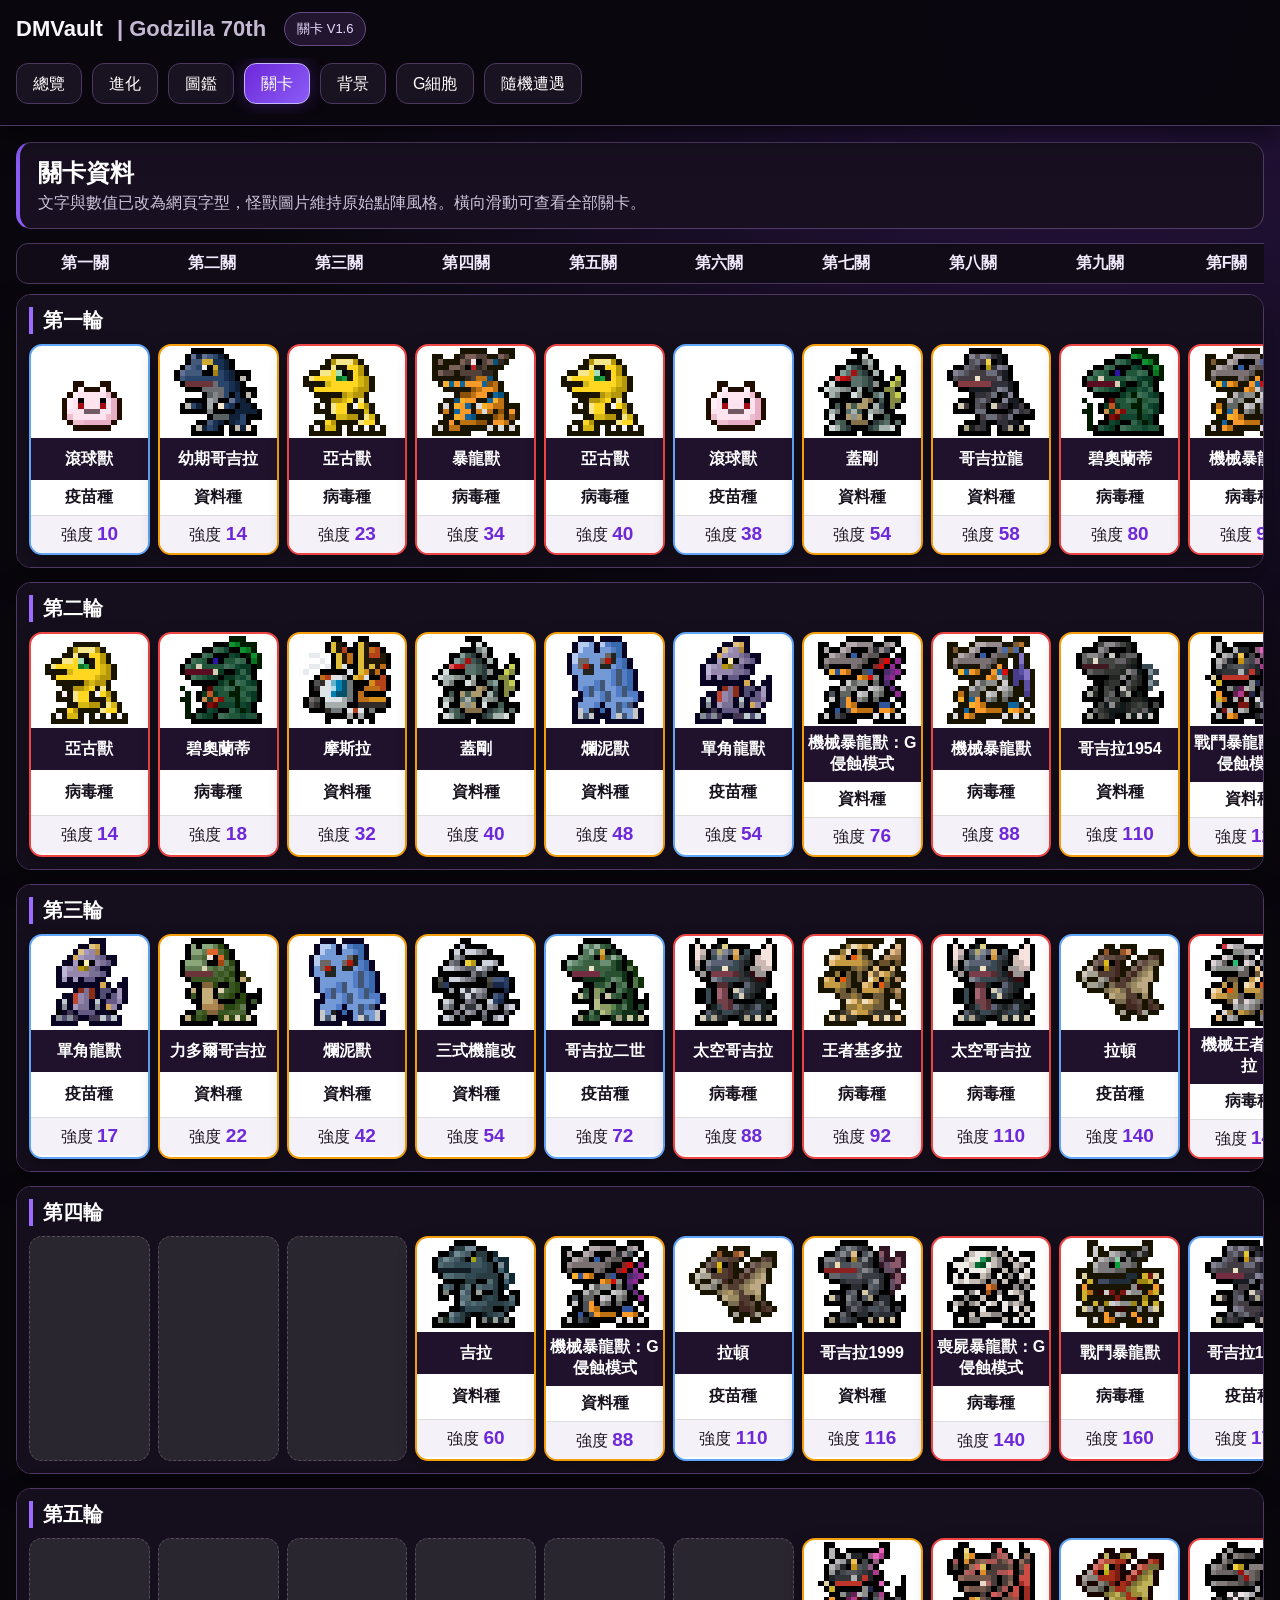
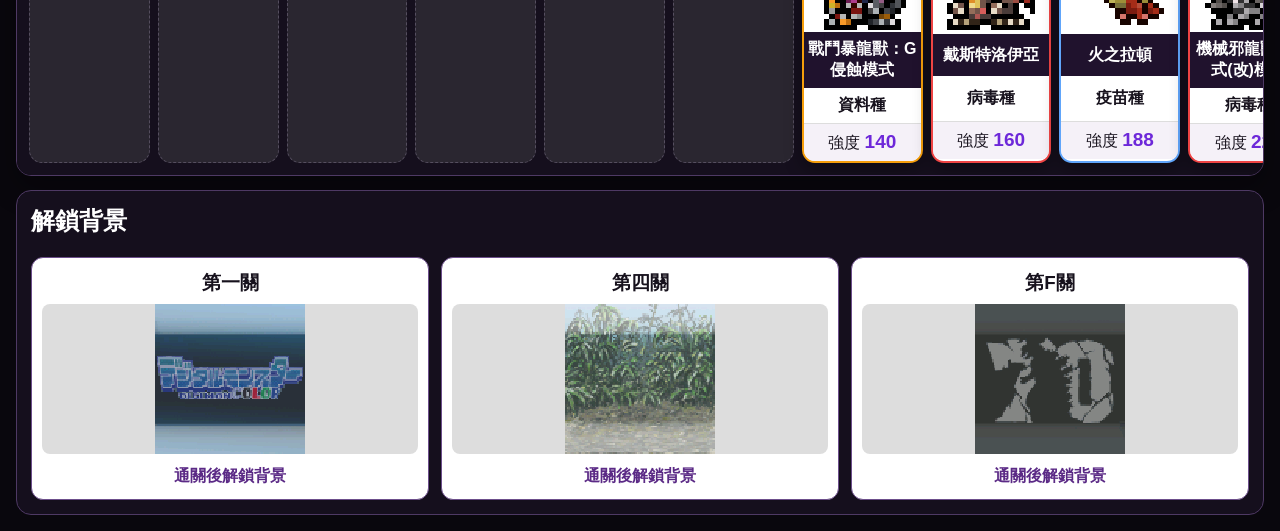
<file: stage.html>
<!doctype html><html lang="zh-Hant"><head><meta charset="utf-8"><meta name="viewport" content="width=device-width,initial-scale=1"><title>關卡｜DMVault Godzilla 70th V1.6</title><link rel="stylesheet" href="shared.css?v=16"><style>
*{box-sizing:border-box}body{margin:0;background:radial-gradient(circle at 85% 0,#281442,transparent 36%),#09070d;color:#fff;font-family:"Noto Sans TC","Microsoft JhengHei",sans-serif}main{padding:16px;max-width:1900px;margin:auto}.intro{background:#181020;border:1px solid #513c67;border-left:4px solid #8b5cf6;border-radius:15px;padding:14px 18px;margin-bottom:14px}.intro h1{margin:0 0 4px}.intro p{margin:0;color:#cfc4dc}.stage-strip,.battle-grid{display:grid;grid-template-columns:repeat(10,minmax(118px,1fr));gap:8px;min-width:1280px}.stage-strip{position:sticky;top:116px;z-index:40;background:#100b16;padding:9px;border:1px solid #49365e;border-radius:12px;margin-bottom:10px}.stage-strip span{text-align:center;font-weight:900;color:#efe7fa}.round-card{background:#150f1d;border:1px solid #4e3964;border-radius:15px;padding:12px;margin-bottom:14px;overflow:auto;box-shadow:0 12px 30px #0005}.round-card h2{margin:0 0 10px;color:#fff;font-size:20px;border-left:4px solid #9b6cff;padding-left:10px}.battle-card{min-height:190px;background:#fff;color:#17121d;border:2px solid #8b5cf6;border-radius:13px;display:grid;grid-template-rows:92px auto auto auto;align-items:center;text-align:center;overflow:hidden;box-shadow:0 7px 18px #0005}.battle-card img{width:96px;height:88px;object-fit:contain;justify-self:center;image-rendering:pixelated}.battle-card strong{background:#20122d;color:#fff;padding:7px 4px;min-height:42px;display:flex;align-items:center;justify-content:center}.battle-card .attr{font-weight:800;padding:7px}.battle-card .power{padding:7px;border-top:1px solid #ddd;background:#f5f1f8}.battle-card .power b{font-size:19px;color:#6d28d9}.battle-card.vaccine{border-color:#60a5fa}.battle-card.data{border-color:#f59e0b}.battle-card.virus{border-color:#ef4444}.battle-card.empty{background:#2a2630;border:1px dashed #554e5f;box-shadow:none}.unlock{background:#150f1d;border:1px solid #4e3964;border-radius:15px;padding:14px}.unlock h2{margin-top:0}.unlock-grid{display:grid;grid-template-columns:repeat(auto-fit,minmax(220px,1fr));gap:12px}.unlock-card{background:#fff;color:#17121d;border:1px solid #6c4e8b;border-radius:12px;text-align:center;padding:10px}.unlock-card h3{margin:2px 0 8px}.unlock-card img{width:100%;height:150px;object-fit:contain;image-rendering:pixelated;background:#ddd;border-radius:8px}.unlock-card p{margin:8px 0 2px;color:#5b2a86;font-weight:800}@media(max-width:700px){main{padding:8px}.stage-strip{top:105px}}
</style></head><body><header class="dm-header"><div class="dm-brand">DMVault <span>| Godzilla 70th</span></div><div class="dm-badge">關卡 V1.6</div><nav class="dm-nav"><a href="index.html">總覽</a><a href="evolution.html">進化</a><a href="dex.html">圖鑑</a><a class="active" href="stage.html">關卡</a><a href="background.html">背景</a><a href="gcell.html">G細胞</a><a href="encounter.html">隨機遭遇</a></nav></header><main><section class="intro"><h1>關卡資料</h1><p>文字與數值已改為網頁字型，怪獸圖片維持原始點陣風格。橫向滑動可查看全部關卡。</p></section><div style="overflow:auto"><div class="stage-strip"><span>第一關</span><span>第二關</span><span>第三關</span><span>第四關</span><span>第五關</span><span>第六關</span><span>第七關</span><span>第八關</span><span>第九關</span><span>第F關</span></div></div><section class="round-card"><h2>第一輪</h2><div class="battle-grid"><article class="battle-card vaccine"><img src="assets/data2_a2_002.png" alt="滾球獸"><strong>滾球獸</strong><span class="attr">疫苗種</span><span class="power">強度 <b>10</b></span></article><article class="battle-card data"><img src="assets/data2_a3_004.png" alt="幼期哥吉拉"><strong>幼期哥吉拉</strong><span class="attr">資料種</span><span class="power">強度 <b>14</b></span></article><article class="battle-card virus"><img src="assets/data2_a4_006.png" alt="亞古獸"><strong>亞古獸</strong><span class="attr">病毒種</span><span class="power">強度 <b>23</b></span></article><article class="battle-card virus"><img src="assets/data2_a7_012.png" alt="暴龍獸"><strong>暴龍獸</strong><span class="attr">病毒種</span><span class="power">強度 <b>34</b></span></article><article class="battle-card virus"><img src="assets/data2_a4_006.png" alt="亞古獸"><strong>亞古獸</strong><span class="attr">病毒種</span><span class="power">強度 <b>40</b></span></article><article class="battle-card vaccine"><img src="assets/data2_a2_002.png" alt="滾球獸"><strong>滾球獸</strong><span class="attr">疫苗種</span><span class="power">強度 <b>38</b></span></article><article class="battle-card data"><img src="assets/data2_a11_020.png" alt="蓋剛"><strong>蓋剛</strong><span class="attr">資料種</span><span class="power">強度 <b>54</b></span></article><article class="battle-card data"><img src="assets/data2_a9_016.png" alt="哥吉拉龍"><strong>哥吉拉龍</strong><span class="attr">資料種</span><span class="power">強度 <b>58</b></span></article><article class="battle-card virus"><img src="assets/data2_a8_014.png" alt="碧奧蘭蒂"><strong>碧奧蘭蒂</strong><span class="attr">病毒種</span><span class="power">強度 <b>80</b></span></article><article class="battle-card virus"><img src="assets/data2_a17_032.png" alt="機械暴龍獸"><strong>機械暴龍獸</strong><span class="attr">病毒種</span><span class="power">強度 <b>96</b></span></article></div></section><section class="round-card"><h2>第二輪</h2><div class="battle-grid"><article class="battle-card virus"><img src="assets/data2_a4_006.png" alt="亞古獸"><strong>亞古獸</strong><span class="attr">病毒種</span><span class="power">強度 <b>14</b></span></article><article class="battle-card virus"><img src="assets/data2_a8_014.png" alt="碧奧蘭蒂"><strong>碧奧蘭蒂</strong><span class="attr">病毒種</span><span class="power">強度 <b>18</b></span></article><article class="battle-card data"><img src="assets/data2_a12_022.png" alt="摩斯拉"><strong>摩斯拉</strong><span class="attr">資料種</span><span class="power">強度 <b>32</b></span></article><article class="battle-card data"><img src="assets/data2_a11_020.png" alt="蓋剛"><strong>蓋剛</strong><span class="attr">資料種</span><span class="power">強度 <b>40</b></span></article><article class="battle-card data"><img src="assets/data2_a10_018.png" alt="爛泥獸"><strong>爛泥獸</strong><span class="attr">資料種</span><span class="power">強度 <b>48</b></span></article><article class="battle-card vaccine"><img src="assets/data2_a5_008.png" alt="單角龍獸"><strong>單角龍獸</strong><span class="attr">疫苗種</span><span class="power">強度 <b>54</b></span></article><article class="battle-card data"><img src="assets/data2_a16_030.png" alt="機械暴龍獸：G侵蝕模式"><strong>機械暴龍獸：G侵蝕模式</strong><span class="attr">資料種</span><span class="power">強度 <b>76</b></span></article><article class="battle-card virus"><img src="assets/data2_a17_032.png" alt="機械暴龍獸"><strong>機械暴龍獸</strong><span class="attr">病毒種</span><span class="power">強度 <b>88</b></span></article><article class="battle-card data"><img src="assets/data2_a19_036.png" alt="哥吉拉1954"><strong>哥吉拉1954</strong><span class="attr">資料種</span><span class="power">強度 <b>110</b></span></article><article class="battle-card data"><img src="assets/data2_a26_050.png" alt="戰鬥暴龍獸：G侵蝕模式"><strong>戰鬥暴龍獸：G侵蝕模式</strong><span class="attr">資料種</span><span class="power">強度 <b>124</b></span></article></div></section><section class="round-card"><h2>第三輪</h2><div class="battle-grid"><article class="battle-card vaccine"><img src="assets/data2_a5_008.png" alt="單角龍獸"><strong>單角龍獸</strong><span class="attr">疫苗種</span><span class="power">強度 <b>17</b></span></article><article class="battle-card data"><img src="assets/data2_a6_010.png" alt="力多爾哥吉拉"><strong>力多爾哥吉拉</strong><span class="attr">資料種</span><span class="power">強度 <b>22</b></span></article><article class="battle-card data"><img src="assets/data2_a10_018.png" alt="爛泥獸"><strong>爛泥獸</strong><span class="attr">資料種</span><span class="power">強度 <b>42</b></span></article><article class="battle-card data"><img src="assets/data2_a22_042.png" alt="三式機龍改"><strong>三式機龍改</strong><span class="attr">資料種</span><span class="power">強度 <b>54</b></span></article><article class="battle-card vaccine"><img src="assets/data2_a15_028.png" alt="哥吉拉二世"><strong>哥吉拉二世</strong><span class="attr">疫苗種</span><span class="power">強度 <b>72</b></span></article><article class="battle-card virus"><img src="assets/data2_a18_034.png" alt="太空哥吉拉"><strong>太空哥吉拉</strong><span class="attr">病毒種</span><span class="power">強度 <b>88</b></span></article><article class="battle-card virus"><img src="assets/data2_a13_024.png" alt="王者基多拉"><strong>王者基多拉</strong><span class="attr">病毒種</span><span class="power">強度 <b>92</b></span></article><article class="battle-card virus"><img src="assets/data2_a18_034.png" alt="太空哥吉拉"><strong>太空哥吉拉</strong><span class="attr">病毒種</span><span class="power">強度 <b>110</b></span></article><article class="battle-card vaccine"><img src="assets/data2_a14_026.png" alt="拉頓"><strong>拉頓</strong><span class="attr">疫苗種</span><span class="power">強度 <b>140</b></span></article><article class="battle-card virus"><img src="assets/data2_a23_044.png" alt="機械王者基多拉"><strong>機械王者基多拉</strong><span class="attr">病毒種</span><span class="power">強度 <b>148</b></span></article></div></section><section class="round-card"><h2>第四輪</h2><div class="battle-grid"><div class="battle-card empty" aria-label="無敵人"></div><div class="battle-card empty" aria-label="無敵人"></div><div class="battle-card empty" aria-label="無敵人"></div><article class="battle-card data"><img src="assets/data2_a21_040.png" alt="吉拉"><strong>吉拉</strong><span class="attr">資料種</span><span class="power">強度 <b>60</b></span></article><article class="battle-card data"><img src="assets/data2_a16_030.png" alt="機械暴龍獸：G侵蝕模式"><strong>機械暴龍獸：G侵蝕模式</strong><span class="attr">資料種</span><span class="power">強度 <b>88</b></span></article><article class="battle-card vaccine"><img src="assets/data2_a14_026.png" alt="拉頓"><strong>拉頓</strong><span class="attr">疫苗種</span><span class="power">強度 <b>110</b></span></article><article class="battle-card data"><img src="assets/data2_a29_056.png" alt="哥吉拉1999"><strong>哥吉拉1999</strong><span class="attr">資料種</span><span class="power">強度 <b>116</b></span></article><article class="battle-card virus"><img src="assets/data2_a20_038.png" alt="喪屍暴龍獸：G侵蝕模式"><strong>喪屍暴龍獸：G侵蝕模式</strong><span class="attr">病毒種</span><span class="power">強度 <b>140</b></span></article><article class="battle-card virus"><img src="assets/data2_a27_052.png" alt="戰鬥暴龍獸"><strong>戰鬥暴龍獸</strong><span class="attr">病毒種</span><span class="power">強度 <b>160</b></span></article><article class="battle-card vaccine"><img src="assets/data2_a25_048.png" alt="哥吉拉1994"><strong>哥吉拉1994</strong><span class="attr">疫苗種</span><span class="power">強度 <b>174</b></span></article></div></section><section class="round-card"><h2>第五輪</h2><div class="battle-grid"><div class="battle-card empty" aria-label="無敵人"></div><div class="battle-card empty" aria-label="無敵人"></div><div class="battle-card empty" aria-label="無敵人"></div><div class="battle-card empty" aria-label="無敵人"></div><div class="battle-card empty" aria-label="無敵人"></div><div class="battle-card empty" aria-label="無敵人"></div><article class="battle-card data"><img src="assets/data2_a26_050.png" alt="戰鬥暴龍獸：G侵蝕模式"><strong>戰鬥暴龍獸：G侵蝕模式</strong><span class="attr">資料種</span><span class="power">強度 <b>140</b></span></article><article class="battle-card virus"><img src="assets/data2_a28_054.png" alt="戴斯特洛伊亞"><strong>戴斯特洛伊亞</strong><span class="attr">病毒種</span><span class="power">強度 <b>160</b></span></article><article class="battle-card vaccine"><img src="assets/data2_a24_046.png" alt="火之拉頓"><strong>火之拉頓</strong><span class="attr">疫苗種</span><span class="power">強度 <b>188</b></span></article><article class="battle-card virus"><img src="assets/data2_a30_058.png" alt="機械邪龍獸：3式(改)模式"><strong>機械邪龍獸：3式(改)模式</strong><span class="attr">病毒種</span><span class="power">強度 <b>220</b></span></article></div></section><section class="unlock"><h2>解鎖背景</h2><div class="unlock-grid"><article class="unlock-card"><h3>第一關</h3><img src="assets/stage_bg_1.png" alt="第一關背景"><p>通關後解鎖背景</p></article><article class="unlock-card"><h3>第四關</h3><img src="assets/stage_bg_2.png" alt="第四關背景"><p>通關後解鎖背景</p></article><article class="unlock-card"><h3>第F關</h3><img src="assets/stage_bg_3.png" alt="第F關背景"><p>通關後解鎖背景</p></article></div></section></main></body></html>
</file>
<file: shared.css>
/* DMVault Godzilla 70th V1.1.1 — shared, fixed two-row header */
:root{
  --dm-header-h:126px;
  --dm-bg:#171a1d;
  --dm-line:#3f4850;
  --dm-text:#f4f6f8;
  --dm-muted:#bdc6ce;
  --dm-active:#4a3733;
  --dm-active-line:#85645e;
}
.dm-header{
  position:sticky!important;top:0!important;z-index:9999!important;
  height:var(--dm-header-h)!important;min-height:var(--dm-header-h)!important;
  display:grid!important;
  grid-template-columns:max-content max-content 1fr!important;
  grid-template-rows:58px 68px!important;
  align-items:center!important;column-gap:18px!important;
  padding:0 16px!important;margin:0!important;
  background:var(--dm-bg)!important;color:var(--dm-text)!important;
  border-bottom:1px solid var(--dm-line)!important;box-shadow:0 2px 8px #0005!important;
  overflow:hidden!important;font-family:"Noto Sans TC","Microsoft JhengHei",sans-serif!important;
}
.dm-brand{grid-column:1;grid-row:1;font-size:22px!important;font-weight:900!important;white-space:nowrap!important;line-height:1!important}
.dm-brand span{color:var(--dm-muted)!important;font-weight:650!important;margin-left:8px!important}
.dm-badge{grid-column:2;grid-row:1;font-size:13px!important;white-space:nowrap!important;border:1px solid #68514d!important;background:#2a201f!important;padding:7px 12px!important;border-radius:999px!important;color:#f4c1b8!important}
.dm-nav{
  grid-column:1 / -1!important;grid-row:2!important;
  justify-self:start!important;align-self:start!important;
  margin:0!important;padding:5px 0 10px!important;
  display:flex!important;align-items:center!important;justify-content:flex-start!important;
  gap:10px!important;overflow-x:auto!important;overflow-y:hidden!important;
  width:100%!important;white-space:nowrap!important;flex-wrap:nowrap!important;scrollbar-width:thin!important;
}
.dm-nav a{flex:0 0 auto!important;color:#fff!important;text-decoration:none!important;border:1px solid #4a535b!important;background:#242a2f!important;border-radius:12px!important;padding:10px 16px!important;font-size:16px!important;line-height:1.2!important}
.dm-nav a.active{background:var(--dm-active)!important;border-color:var(--dm-active-line)!important}
.dm-nav a:hover{background:#30373d!important}
@media(max-width:700px){
  :root{--dm-header-h:116px}
  .dm-header{grid-template-columns:max-content 1fr!important;grid-template-rows:52px 64px!important;column-gap:10px!important;padding:0 10px!important}
  .dm-brand{font-size:18px!important}.dm-brand span{margin-left:4px!important}
  .dm-badge{display:none!important}.dm-nav{padding-top:4px!important}.dm-nav a{padding:9px 12px!important;font-size:14px!important}
}

/* V1.5 共用黑紫白主題 */
:root{--dm-bg:#0a0710;--dm-line:#4a385f;--dm-text:#f8f7fb;--dm-muted:#c4b8d3;--dm-active:#6d28d9;--dm-active-line:#c4b5fd}
.dm-header{background:rgba(10,7,14,.97)!important;border-color:var(--dm-line)!important;box-shadow:0 8px 28px #0009!important}.dm-badge{background:#21152f!important;border-color:#654b84!important;color:#eadcff!important}.dm-nav a{background:#191220!important;border-color:#4a385f!important}.dm-nav a.active{background:linear-gradient(135deg,#6d28d9,#8b5cf6)!important;border-color:#c4b5fd!important;box-shadow:0 0 18px #7c3aed55!important}
</file>
<file: evolution.css>
*{box-sizing:border-box}html{scroll-behavior:smooth}body{margin:0;background:#eef0f2;color:#111;font-family:"Noto Sans TC","Microsoft JhengHei",sans-serif}.site-header{position:sticky;top:0;z-index:50;background:#171a1d;color:#fff;border-bottom:1px solid #333}.brand-row{height:64px;display:flex;align-items:center;gap:14px;padding:0 18px;white-space:nowrap}.brand-row strong{font-size:28px}.brand-row b{font-size:24px;color:#cbd0d4}.brand-row em{font-style:normal;font-size:14px;padding:7px 12px;border:1px solid #76554d;border-radius:18px;color:#ffd9cf;background:#3a2926}.main-nav{display:flex;gap:12px;padding:8px 18px 12px;overflow-x:auto;white-space:nowrap}.main-nav a{color:#fff;text-decoration:none;border:1px solid #4b545b;background:#22282d;border-radius:12px;padding:10px 24px;font-size:18px;font-weight:700}.main-nav a.active{background:#5b4039;border-color:#8c6258}.evo-main{width:100%;padding:14px}.intro{background:#fff;border:1px solid #bbb;padding:12px 16px}.intro h1{margin:0 0 4px;font-size:24px}.intro p{margin:0;color:#555}.stage-nav{position:sticky;top:126px;z-index:40;display:flex;gap:7px;overflow:auto;background:#eef0f2;padding:9px 0}.stage-nav a{flex:0 0 auto;text-decoration:none;color:#111;border:1px solid #aaa;background:#fff;border-radius:7px;padding:7px 12px;font-weight:700}.stage-section{margin-top:14px;scroll-margin-top:180px}.stage-heading{display:flex;justify-content:space-between;align-items:center;margin:0;background:#090909;color:#fff;padding:9px 13px;font-size:19px}.stage-heading small{font-size:12px;font-weight:400}.evolution-sheet{background:#fff;border:2px solid #111;border-top:0;margin-bottom:18px;scroll-margin-top:180px}.sheet-row{display:flex;width:100%;align-items:stretch}.source-panel{width:350px;flex:0 0 350px;border-right:3px solid #111}.source-title-zh{text-align:center;font-weight:800;font-size:20px;padding:5px;border-bottom:1px solid #111}.source-title-jp{text-align:center;background:#050505;color:#fff;font-size:17px;font-weight:700;padding:5px}.source-body{display:grid;grid-template-columns:112px 1fr}.source-side{display:grid;grid-template-columns:1fr 1fr;grid-auto-rows:minmax(38px,auto);align-items:center;text-align:center;border-right:1px solid #bbb}.sprite{display:flex;align-items:center;justify-content:center}.sprite img{image-rendering:pixelated;object-fit:contain}.source-sprite{grid-column:1/3;height:78px}.source-sprite img{width:68px;height:68px}.stage-tag,.attribute-tag{font-size:14px}.attribute-tag{color:#1548d4}.strength-label{text-align:right;padding-right:7px}.strength-value{text-align:left;padding-left:7px}.source-stats{display:grid;grid-template-columns:1fr 110px}.stat-label,.stat-value{min-height:38px;border-bottom:1px solid #bbb;display:flex;align-items:center;justify-content:center;padding:4px}.stat-value{border-left:1px solid #bbb}.route-area{display:grid;grid-template-columns:repeat(var(--route-columns),minmax(145px,1fr));flex:1;min-width:0;align-items:stretch;overflow-x:auto}.route-column{min-width:145px;border-right:1px solid #bbb;background:#fff}.route-head{height:128px;border-bottom:1px solid #bbb;padding:5px;display:flex;flex-direction:column;align-items:center;justify-content:flex-end}.route-sprite{height:78px}.route-sprite img{width:68px;height:68px}.route-head strong{width:100%;height:42px;background:#050505;color:#fff;padding:4px;text-align:center;display:flex;align-items:center;justify-content:center;line-height:1.2}.route-fields{display:grid;grid-template-columns:58px 1fr}.route-label,.route-value{min-height:39px;border-bottom:1px solid #bbb;display:flex;align-items:center;padding:4px 5px}.route-value{border-left:1px solid #bbb;justify-content:center;overflow-wrap:anywhere}.route-value.muted{color:#aaa}.no-route{padding:40px;display:flex;align-items:center;justify-content:center;color:#777}.back-top{position:fixed;right:18px;bottom:18px;width:44px;height:44px;border-radius:50%;border:1px solid #111;background:#fff;display:none;font-size:20px}.back-top.show{display:block}@media(max-width:780px){.brand-row{height:auto;min-height:58px;flex-wrap:wrap;padding:10px 12px}.brand-row strong{font-size:22px}.brand-row b{font-size:19px}.brand-row em{font-size:12px}.main-nav{padding:7px 12px 10px}.main-nav a{padding:8px 16px;font-size:16px}.evo-main{padding:8px}.stage-nav{top:116px}.sheet-row{display:block}.source-panel{width:100%;border-right:0;border-bottom:3px solid #111}.route-area{grid-template-columns:repeat(2,minmax(0,1fr));overflow:visible}.route-column{min-width:0}.stage-section{scroll-margin-top:170px}}@media(max-width:440px){.route-area{grid-template-columns:1fr}.source-body{grid-template-columns:100px 1fr}.source-stats{grid-template-columns:1fr 96px}}

/* V1.2.1：進化目標卡片統一尺寸，超出寬度時留在右側自動換行 */
@media (min-width:781px){
  .sheet-row{align-items:stretch}
  .route-area{
    display:grid;
    grid-template-columns:repeat(auto-fill,160px) !important;
    grid-auto-rows:max-content;
    align-content:start;
    justify-content:start;
    gap:0;
    overflow:visible;
    min-width:0;
    padding:0;
    background:#d7d7d7;
  }
  .route-column{
    width:160px;
    min-width:160px;
    max-width:160px;
    height:100%;
    border-right:1px solid #aaa;
    border-bottom:1px solid #aaa;
  }
  .route-head{height:128px}
  .route-fields{grid-template-columns:58px 102px}
  .no-route{grid-column:1/-1;min-height:180px;background:#fff}
}

@media (max-width:780px){
  .route-area{
    display:grid;
    grid-template-columns:repeat(2,minmax(0,1fr)) !important;
    overflow:visible;
    background:#d7d7d7;
  }
  .route-column{width:auto;min-width:0;max-width:none}
}

@media (max-width:440px){
  .route-area{grid-template-columns:1fr !important}
}


/* V1.3：所有進化卡片完整等高，空白特殊路線也顯示完整條件欄 */
.route-area{
  grid-auto-flow:row;
  grid-auto-rows:auto;
  align-items:start;
  background:#fff;
}
.route-column{
  display:flex;
  flex-direction:column;
  align-self:start;
  height:auto !important;
  min-height:401px;
  background:#fff;
}
.route-head{flex:0 0 128px}
.route-fields{flex:1}
.route-fields .route-label,.route-fields .route-value{min-height:39px}
@media (min-width:781px){
  .route-area{
    grid-template-columns:repeat(auto-fit,minmax(160px,160px)) !important;
    justify-content:start;
    align-content:start;
  }
  .route-column{min-height:401px}
}
@media (max-width:780px){
  .route-column{min-height:401px}
}

/* V1.3.1：第二列進化目標併入右側卡片流；無一般條件的 G侵蝕／特殊模式只顯示卡頭 */
.route-area{grid-auto-flow:row;align-items:start;align-content:start}
.route-column.special-route{min-height:128px !important;height:128px !important;align-self:start;background:#fff}
.route-column.special-route .route-head{height:128px;flex-basis:128px;border-bottom:1px solid #bbb}
@media (min-width:781px){
  .route-area{grid-template-columns:repeat(auto-fill,160px) !important}
}

/* V1.3.3：進化卡統一從右側起點流式排列；第二列不再落到來源卡下方 */
.evolution-sheet{overflow:visible}
.sheet-row{align-items:flex-start;overflow:visible}
.source-panel{align-self:stretch}
.route-area{
  align-self:flex-start;
  grid-auto-flow:row !important;
  grid-auto-rows:max-content;
  align-items:start !important;
  align-content:start !important;
  justify-content:start !important;
  overflow:visible !important;
}
.route-column{
  align-self:start !important;
  margin:0 !important;
}
.route-fields{
  display:grid;
  grid-template-columns:58px 102px;
  grid-auto-rows:39px;
}
.route-label,.route-value{
  min-height:39px !important;
  height:39px;
}
.route-column:not(.special-route){
  height:401px !important;
  min-height:401px !important;
}
.route-column.special-route{
  height:128px !important;
  min-height:128px !important;
}
@media (min-width:781px){
  .route-area{
    grid-template-columns:repeat(auto-fill,160px) !important;
  }
}
@media (max-width:780px){
  .route-fields{grid-template-columns:58px minmax(0,1fr)}
  .route-column:not(.special-route){height:401px !important}
}

/* V1.5 黑紫白卡片化：僅改外觀，完整保留 V1.3.3 數值與版面資料 */
:root{--gz-bg:#09070d;--gz-panel:#17111f;--gz-purple:#8b5cf6;--gz-purple2:#c4b5fd;--gz-line:#4a385f;--gz-white:#fff;--gz-muted:#b9afc8}
body{background:radial-gradient(circle at 82% 0,#281442 0,transparent 34%),linear-gradient(180deg,#09070d,#100b17)!important;color:#f8f7fb}
.site-header{background:rgba(10,7,14,.97)!important;border-bottom:1px solid var(--gz-line)!important;box-shadow:0 8px 28px #0009!important}
.brand-row em{background:#21152f!important;border-color:#654b84!important;color:#eadcff!important}.main-nav a{background:#191220!important;border-color:#4a385f!important}.main-nav a.active{background:linear-gradient(135deg,#6d28d9,#8b5cf6)!important;border-color:#c4b5fd!important}
.intro{background:linear-gradient(145deg,#1c1427,#120e19)!important;color:#fff!important;border:1px solid var(--gz-line)!important;border-left:4px solid var(--gz-purple)!important;border-radius:16px!important;box-shadow:0 12px 30px #0006!important}.intro p{color:var(--gz-muted)!important}
.stage-nav{background:#110c18ee!important;border:1px solid var(--gz-line)!important;border-radius:14px!important;padding:10px!important}.stage-nav a{background:#1a1323!important;color:#fff!important;border-color:#4a385f!important;border-radius:10px!important}
.stage-heading{background:linear-gradient(90deg,#1a1026,#421c70)!important;border:1px solid #694393!important;border-radius:15px 15px 0 0!important}
.evolution-sheet{background:#130e1a!important;border:1px solid #503a68!important;border-radius:0 0 16px 16px!important;box-shadow:0 15px 36px #0007!important;overflow:hidden!important}
.source-panel{background:#fff!important;color:#111!important;border-right:3px solid var(--gz-purple)!important}.source-title-zh{background:linear-gradient(90deg,#f3ebff,#fff)!important}.source-title-jp,.route-head strong{background:linear-gradient(135deg,#100b16,#32184d)!important;color:#fff!important}
.route-area{background:#130e1a!important;padding:9px!important;gap:9px!important}.route-column{border:1px solid #5a4371!important;border-radius:12px!important;overflow:hidden!important;background:#fff!important;box-shadow:0 8px 20px #0006!important;transition:.18s ease}.route-column:hover{transform:translateY(-2px);border-color:#a78bfa!important;box-shadow:0 12px 26px #0008,0 0 17px #7c3aed44!important}
.route-label{background:#f7f2fc!important}.route-value{background:#fff!important;color:#111!important}.route-value.muted{color:#999!important}.no-route{background:#1b1325!important;color:#c5b8d5!important;border-radius:12px!important}
.back-top{background:#6d28d9!important;color:#fff!important;border-color:#c4b5fd!important}

/* V1.5.1：修正進化條件白底白字，所有資料不需反白即可閱讀 */
.route-label{color:#21152f!important;font-weight:700!important;background:#f4eef9!important;text-shadow:none!important}
.route-value{color:#111!important;background:#fff!important;font-weight:500!important;text-shadow:none!important}
.route-value.muted{color:#8b8392!important}
.route-column *::selection{background:#8b5cf6;color:#fff}
.source-panel,.source-panel *{color:#111}
.source-title-jp,.source-title-jp *,.route-head strong,.route-head strong *{color:#fff!important}
.attribute-tag{color:#2451d1!important}

/* V2.2.1：G侵蝕／特殊模式只要有條件資料，就顯示完整卡片 */
.route-column.special-route:has(.route-fields){
  height:401px !important;
  min-height:401px !important;
}
.route-column.special-route:has(.route-fields) .route-fields{display:grid !important}


/* V3.0 RC：進化頁收尾 + 培養計時 */
.evo-tools{display:flex;align-items:center;gap:8px;margin-top:12px;flex-wrap:wrap}.evo-tools label{font-weight:800}.evo-tools input{min-width:260px;flex:1;max-width:520px;border:1px solid #6b5680;border-radius:9px;padding:9px 12px;font:inherit;background:#fff;color:#17111f}.evo-tools button{border:1px solid #7957a0;border-radius:9px;padding:9px 14px;background:#2b183d;color:#fff;font-weight:800;cursor:pointer}
.care-tools{border-top:3px solid #8b5cf6;background:#160e20;color:#fff;padding:9px}.care-actions{display:flex;gap:8px;align-items:center}.care-start,.freeze-btn,.reset-btn{border:1px solid #a78bfa;border-radius:9px;background:linear-gradient(135deg,#6d28d9,#8b5cf6);color:#fff;padding:8px 11px;font-weight:900;cursor:pointer}.owned-toggle{margin-left:auto;display:flex;align-items:center;gap:4px;white-space:nowrap;font-weight:800}.owned-toggle input{width:18px;height:18px;accent-color:#8b5cf6}.care-timer{margin-top:9px;border:1px solid #59416f;border-radius:10px;background:#0e0914;padding:9px}.timer-grid{display:grid;grid-template-columns:1fr 1fr;gap:7px}.timer-grid>div{background:#21142e;border:1px solid #4f3965;border-radius:8px;padding:7px;text-align:center}.timer-grid span{display:block;color:#cfc3dc;font-size:12px}.timer-grid strong{display:block;margin-top:3px;font-size:16px;color:#fff}.timer-meta{display:flex;justify-content:space-between;gap:8px;margin:8px 0;color:#d6cadf;font-size:12px}.timer-status{font-weight:900;color:#d8b4fe}.timer-buttons{display:flex;gap:7px}.reset-btn{background:#291e31;border-color:#6d5c76}.timer-complete .remaining,.timer-complete .timer-status{color:#86efac}.search-hidden{display:none!important}.jump-highlight{animation:gzJump 2.4s ease}@keyframes gzJump{0%,100%{box-shadow:0 15px 36px #0007}15%,70%{box-shadow:0 0 0 5px #c4b5fd,0 0 35px #8b5cf6}}
/* 所有有條件的進化卡都完整顯示，卡片高度一致 */
.route-column:has(.route-fields){height:401px!important;min-height:401px!important}.route-column:has(.route-fields) .route-fields{display:grid!important}.route-area{align-items:start!important}.evolution-sheet{scroll-margin-top:190px}
@media(max-width:780px){.evo-tools input{min-width:0;width:100%}.care-actions{flex-wrap:wrap}.owned-toggle{margin-left:0}.timer-grid{grid-template-columns:1fr}.timer-meta{flex-direction:column}.care-start{flex:1}}

/* 進化目標圖片／名稱：點擊跳到該怪獸資料 */
.route-head.route-jump{cursor:pointer;transition:transform .16s ease,filter .16s ease,box-shadow .16s ease}
.route-head.route-jump:hover,.route-head.route-jump:focus-visible{transform:translateY(-2px);filter:brightness(1.06);box-shadow:inset 0 0 0 3px #9b5cff;outline:none}
.route-head.route-jump:active{transform:translateY(0)}
.evolution-sheet.jump-highlight{animation:evoJumpHighlight 2.2s ease}
@keyframes evoJumpHighlight{0%,35%{outline:6px solid #a855f7;outline-offset:4px;box-shadow:0 0 34px #8b5cf6cc}100%{outline-color:transparent;box-shadow:none}}

/* RC2：已養過標記強化 */
.owned-toggle{position:relative;display:inline-flex;align-items:center;gap:8px;min-height:42px;padding:7px 14px 7px 10px;border:2px solid #7c3aed;border-radius:12px;background:#fff;color:#3b185d;font-weight:900;cursor:pointer;user-select:none;box-shadow:0 3px 10px #0002;transition:.16s ease}
.owned-toggle:hover{transform:translateY(-1px);box-shadow:0 6px 15px #0003}
.owned-toggle input{position:absolute;opacity:0;pointer-events:none}
.owned-toggle span{display:flex;align-items:center;gap:8px}
.owned-toggle span:before{content:"";width:25px;height:25px;display:grid;place-items:center;border:2px solid #7c3aed;border-radius:7px;background:#f7f2ff;color:#fff;font-size:19px;line-height:1}
.owned-toggle input:checked + span:before{content:"✓";background:#16a34a;border-color:#15803d;box-shadow:0 0 0 3px #dcfce7}
.owned-toggle input:checked + span{color:#166534}
.evolution-sheet.is-owned{outline:4px solid #22c55e;outline-offset:3px;box-shadow:0 0 0 7px #dcfce7,0 14px 30px #0003}
.evolution-sheet.is-owned .source-title-zh:after{content:"  ✓ 已養過";display:inline-block;margin-left:10px;padding:3px 8px;border-radius:999px;background:#16a34a;color:#fff;font-size:12px;vertical-align:middle;box-shadow:0 2px 6px #0003}
@media(max-width:520px){.owned-toggle{width:100%;justify-content:center}.evolution-sheet.is-owned .source-title-zh:after{display:block;width:max-content;margin:5px auto 0}}

/* V3.0 RC4：補回原始攻略的特寫與攻擊招式 */
.monster-extra-media{
  display:grid;
  grid-template-columns:1fr 1fr;
  gap:8px;
  padding:9px;
  border-top:1px solid #ddd2e7;
  background:#faf7fc;
}
.extra-media-card{
  min-width:0;
  overflow:hidden;
  border:1px solid #d7c9e2;
  border-radius:10px;
  background:#fff;
}
.extra-media-title{
  padding:6px 8px;
  background:#f0e8f7;
  color:#2b183d;
  font-size:12px;
  font-weight:900;
  text-align:center;
  border-bottom:1px solid #d7c9e2;
}
.extra-media-frame{
  min-height:72px;
  display:grid;
  place-items:center;
  padding:6px;
}
.extra-media-frame img{
  display:block;
  max-width:100%;
  max-height:84px;
  width:auto;
  height:auto;
  image-rendering:pixelated;
  object-fit:contain;
}
.extra-media-card.closeup .extra-media-frame img{max-height:96px}
.extra-media-card.attack .extra-media-frame img{max-height:64px}
.extra-media-missing{color:#999;font-weight:800}
@media(max-width:520px){
  .monster-extra-media{grid-template-columns:1fr 1fr;gap:6px;padding:7px}
  .extra-media-frame{min-height:62px}
  .extra-media-card.closeup .extra-media-frame img{max-height:82px}
}


/* V3.0 RC6：計時與已養過放在每個進化目標下方 */
.sheet-row{display:flex !important;width:100%;align-items:stretch !important}
.source-panel{width:350px !important;flex:0 0 350px !important;border-right:3px solid #111 !important}
.route-area{display:grid;grid-template-columns:repeat(var(--route-columns),minmax(180px,1fr));align-items:stretch}
.route-column{display:flex;flex-direction:column;min-width:180px}
.route-fields{flex:0 0 auto}
.route-care{margin-top:auto;border-top:3px solid #8b5cf6;background:linear-gradient(180deg,#1b1225,#100b17);color:#fff}
.route-care-title{display:flex;justify-content:space-between;align-items:center;gap:6px;padding:7px 8px;background:linear-gradient(135deg,#100b16,#32184d);border-bottom:1px solid #654b84}
.route-care-title strong{font-size:13px}.route-care-title span{min-width:0;overflow:hidden;text-overflow:ellipsis;white-space:nowrap;color:#d8cbea;font-size:11px;font-weight:800}
.route-care .care-tools{border-top:0;background:transparent;padding:8px}
.route-care .care-actions{display:grid;grid-template-columns:1fr;gap:7px}
.route-care .care-start,.route-care .owned-toggle{width:100%;margin:0;justify-content:center;min-height:38px;padding:6px 8px;font-size:13px}
.route-care .owned-toggle span:before{width:21px;height:21px;font-size:16px}
.route-care .care-timer{margin-top:8px;padding:7px}
.route-care .timer-grid{grid-template-columns:1fr;gap:5px}
.route-care .timer-grid>div{padding:5px}.route-care .timer-grid strong{font-size:14px}
.route-care .timer-meta{flex-direction:column;align-items:flex-start;margin:6px 0;font-size:10px}
.route-care .timer-buttons{display:grid;grid-template-columns:1fr 1fr;gap:5px}
.route-care .timer-buttons button{width:100%;padding:6px 5px;font-size:12px}
.route-column.is-owned{box-shadow:inset 0 0 0 3px #22c55e;background:#f0fdf4}
.route-column.is-owned .route-head strong:after{content:' ✓';color:#86efac}
@media(max-width:780px){
  .sheet-row{display:block !important}.source-panel{width:100% !important;flex:none !important;border-right:0 !important;border-bottom:3px solid #111 !important}
  .route-area{grid-template-columns:repeat(2,minmax(0,1fr));overflow:visible}.route-column{min-width:0}
}
@media(max-width:440px){.route-area{grid-template-columns:1fr}}

/* V3.0 RC6.1：修正路線卡固定高度裁掉培養計時與已養過按鈕 */
.route-column,
.route-column:not(.special-route),
.route-column:has(.route-fields),
.route-column.special-route:has(.route-fields){
  height:auto !important;
  min-height:0 !important;
}
.route-column{align-self:stretch !important;overflow:hidden !important}
.route-fields{flex:0 0 auto !important}
.route-care{display:block !important;visibility:visible !important;flex:0 0 auto !important;margin-top:0 !important}
.route-care .care-tools,.route-care .care-actions,.route-care .owned-toggle,.route-care .care-start{display:flex !important}
.route-care .care-actions{flex-direction:column !important;align-items:stretch !important}
.route-care .owned-toggle,.route-care .care-start{width:100% !important}
@media (min-width:781px){
  .route-area{grid-auto-rows:auto !important;align-items:stretch !important}
  .route-column{height:100% !important}
}


/* V3.0 RC7：精簡多機培養列 + 進化目標成長階段 */
.route-head{display:grid !important;grid-template-columns:auto 1fr !important;grid-template-rows:auto auto !important;column-gap:8px !important;align-items:center !important}
.route-head .route-sprite{grid-row:1 / span 2}
.route-head strong{grid-column:2;align-self:end;line-height:1.15}
.route-stage{grid-column:2;align-self:start;display:block;margin-top:3px;color:#6b5878;font-size:11px;font-weight:900;line-height:1.2}
.route-care{border-top:2px solid #8b5cf6 !important}
.route-care-title{display:none !important}
.route-care .care-tools{padding:5px !important}
.route-care .care-actions{display:grid !important;grid-template-columns:minmax(72px,1fr) auto minmax(70px,1fr) !important;gap:4px !important;align-items:center !important;flex-direction:initial !important}
.route-care .care-start,.route-care .owned-toggle{width:auto !important;min-width:0 !important;min-height:30px !important;padding:4px 6px !important;border-radius:7px !important;font-size:11px !important;white-space:nowrap}
.route-care .owned-toggle span{gap:4px}
.route-care .owned-toggle span:before{width:17px !important;height:17px !important;font-size:13px !important;border-radius:5px !important}
.compact-time{display:inline-flex;min-width:48px;min-height:30px;align-items:center;justify-content:center;padding:3px 5px;border:1px solid #5b466d;border-radius:7px;background:#0e0914;color:#fff;font:900 11px/1.1 ui-monospace,SFMono-Regular,Consolas,monospace}
.route-care .care-timer{margin-top:5px !important;padding:6px !important;border-radius:8px !important}
.route-care .care-timer[hidden]{display:none !important}
.route-care .timer-grid{grid-template-columns:1fr 1fr !important;gap:4px !important}
.route-care .timer-grid>div{padding:4px !important}
.route-care .timer-grid span{font-size:9px !important}
.route-care .timer-grid strong{font-size:12px !important}
.route-care .timer-meta{display:none !important}
.route-care .timer-buttons{grid-template-columns:1fr 1fr !important;gap:4px !important;margin-top:5px}
.route-care .timer-buttons button{min-height:27px !important;padding:3px 4px !important;font-size:10px !important;border-radius:6px !important}
@media(max-width:520px){.route-care .care-actions{grid-template-columns:1fr auto 1fr !important}.route-care .care-start,.route-care .owned-toggle{font-size:10px !important;padding:3px 4px !important}.compact-time{min-width:43px;font-size:10px}}

/* V3.0 RC7.1：桌面版每列最多 8 隻，卡片加寬並自動換行 */
.route-area{
  grid-template-columns:repeat(8,minmax(180px,1fr)) !important;
  grid-auto-flow:row !important;
  grid-auto-rows:auto !important;
  align-content:start !important;
  overflow-x:visible !important;
}
.route-column{
  width:auto !important;
  min-width:180px !important;
  max-width:none !important;
}
.route-care .care-actions{
  grid-template-columns:minmax(78px,1fr) 52px minmax(76px,1fr) !important;
}
@media(max-width:1800px) and (min-width:1501px){
  .route-area{grid-template-columns:repeat(7,minmax(180px,1fr)) !important}
}
@media(max-width:1500px) and (min-width:1201px){
  .route-area{grid-template-columns:repeat(5,minmax(180px,1fr)) !important}
}
@media(max-width:1200px) and (min-width:781px){
  .sheet-row{display:block !important}
  .source-panel{width:100% !important;flex:none !important;border-right:0 !important;border-bottom:3px solid #111 !important}
  .route-area{grid-template-columns:repeat(4,minmax(180px,1fr)) !important}
}
@media(max-width:780px){
  .route-area{grid-template-columns:repeat(2,minmax(0,1fr)) !important}
  .route-column{min-width:0 !important}
}
@media(max-width:440px){
  .route-area{grid-template-columns:1fr !important}
}

/* RC9.7：進化目標固定單排，桌機與手機皆以橫向捲動瀏覽 */
body .evolution-sheet .sheet-row{
  min-width:0 !important;
  overflow:hidden !important;
}

body .evolution-sheet .route-area{
  display:flex !important;
  flex-direction:row !important;
  flex-wrap:nowrap !important;
  flex:1 1 auto !important;
  width:auto !important;
  min-width:0 !important;
  max-width:100% !important;
  align-items:flex-start !important;
  align-content:flex-start !important;
  justify-content:flex-start !important;
  overflow-x:auto !important;
  overflow-y:hidden !important;
  -webkit-overflow-scrolling:touch;
  overscroll-behavior-x:contain;
  touch-action:pan-x pan-y;
}

body .evolution-sheet .route-area > .route-column{
  flex:0 0 160px !important;
  width:160px !important;
  min-width:160px !important;
  max-width:160px !important;
  margin:0 !important;
}

body .evolution-sheet .route-area > .no-route{
  flex:0 0 100% !important;
  width:100% !important;
}

@media (max-width:780px){
  body .evolution-sheet .sheet-row{
    display:block !important;
    width:100% !important;
  }

  body .evolution-sheet .source-panel{
    width:100% !important;
    max-width:none !important;
    flex:none !important;
    border-right:0 !important;
    border-bottom:3px solid #8b5cf6 !important;
  }

  body .evolution-sheet .route-area{
    display:flex !important;
    flex-direction:row !important;
    flex-wrap:nowrap !important;
    width:100% !important;
    max-width:100% !important;
    overflow-x:auto !important;
    overflow-y:hidden !important;
  }

  body .evolution-sheet .route-area > .route-column{
    flex:0 0 160px !important;
    width:160px !important;
    min-width:160px !important;
    max-width:160px !important;
  }
}

/* RC9.8：桌機與手機的進化目標一律單列橫向滑動 */
.evolution-sheet > .sheet-row{
  min-width:0 !important;
}

.evolution-sheet > .sheet-row > .route-area{
  display:flex !important;
  flex-flow:row nowrap !important;
  align-items:stretch !important;
  justify-content:flex-start !important;
  min-width:0 !important;
  max-width:100% !important;
  overflow-x:auto !important;
  overflow-y:hidden !important;
  -webkit-overflow-scrolling:touch;
  overscroll-behavior-x:contain;
  touch-action:pan-x pan-y;
}

.evolution-sheet > .sheet-row > .route-area > .route-column{
  flex:0 0 160px !important;
  width:160px !important;
  min-width:160px !important;
  max-width:160px !important;
}

@media (max-width:780px){
  .evolution-sheet > .sheet-row{
    display:block !important;
    width:100% !important;
  }

  .evolution-sheet > .sheet-row > .source-panel{
    width:100% !important;
    max-width:none !important;
    border-right:0 !important;
  }

  .evolution-sheet > .sheet-row > .route-area{
    display:flex !important;
    flex-flow:row nowrap !important;
    width:100% !important;
    max-width:100% !important;
    overflow-x:auto !important;
    overflow-y:hidden !important;
  }

  .evolution-sheet > .sheet-row > .route-area > .route-column{
    flex:0 0 160px !important;
    width:160px !important;
    min-width:160px !important;
    max-width:160px !important;
  }
}
</file>
<file: overview.css>
*{box-sizing:border-box}.overview-page{margin:0;background:#0b0810;color:#f8f7fb;font-family:"Noto Sans TC","Microsoft JhengHei",sans-serif}.overview-main{width:min(1440px,100%);margin:auto;padding:24px 22px 56px}.hero-card{position:relative;min-height:410px;display:grid;grid-template-columns:minmax(0,1.15fr) minmax(420px,.85fr);overflow:hidden;border:1px solid #4a385f;border-radius:28px;background:radial-gradient(circle at 76% 42%,#421868 0,#1c102b 27%,transparent 53%),linear-gradient(135deg,#17101e,#09070d 66%);box-shadow:0 28px 80px #0009}.hero-card:before{content:"";position:absolute;inset:0;background-image:linear-gradient(#ffffff08 1px,transparent 1px),linear-gradient(90deg,#ffffff08 1px,transparent 1px);background-size:32px 32px;mask-image:linear-gradient(90deg,#000,transparent 75%)}.hero-copy{position:relative;z-index:3;padding:58px 54px}.eyebrow{display:inline-block;color:#d8c7ee;border:1px solid #664c84;background:#21152f;padding:7px 12px;border-radius:999px;font-size:13px;font-weight:800;letter-spacing:.08em}.hero-copy h1{margin:20px 0 15px;font-size:clamp(38px,5vw,72px);line-height:1.04;letter-spacing:-.04em}.hero-copy h1 span{color:#b58cff}.hero-copy p{max-width:700px;margin:0;color:#c8bdd2;font-size:18px;line-height:1.8}.hero-actions{display:flex;gap:12px;flex-wrap:wrap;margin-top:29px}.hero-actions a{color:#fff;text-decoration:none;border:1px solid #5b486c;background:#191220;padding:13px 20px;border-radius:13px;font-weight:800}.hero-actions a.primary{background:linear-gradient(135deg,#6d28d9,#8b5cf6);border-color:#c4b5fd;box-shadow:0 10px 28px #6d28d955}.hero-actions a:hover{transform:translateY(-2px)}.hero-monsters{position:relative;min-height:410px;z-index:2}.hero-glow{position:absolute;width:360px;height:360px;border-radius:50%;right:6%;top:8%;background:#8b5cf633;filter:blur(30px)}.monster{position:absolute;z-index:2;width:150px;height:150px;object-fit:contain;image-rendering:pixelated;filter:drop-shadow(0 18px 10px #000a)}.m1{right:30%;top:9%;width:205px;height:205px}.m2{right:3%;top:40%;width:170px;height:170px}.m3{left:0;bottom:4%;width:160px;height:160px}.m4{left:34%;bottom:-1%;width:135px;height:135px}.quick-grid{display:grid;grid-template-columns:repeat(3,minmax(0,1fr));gap:15px;margin-top:18px}.quick-card{display:flex;align-items:center;gap:16px;min-height:126px;color:#fff;text-decoration:none;background:linear-gradient(145deg,#18121f,#100c15);border:1px solid #40334d;border-radius:19px;padding:20px;transition:.18s;box-shadow:0 14px 30px #0004}.quick-card:hover{transform:translateY(-4px);border-color:#9c76cd;background:linear-gradient(145deg,#21162d,#130e1a)}.card-icon{flex:0 0 58px;height:58px;border-radius:16px;display:grid;place-items:center;background:linear-gradient(135deg,#512497,#8b5cf6);border:1px solid #c4b5fd;font-size:27px;font-weight:900}.quick-card h2{margin:0 0 6px;font-size:20px}.quick-card p{margin:0;color:#bdb2c8;line-height:1.55}.dashboard-grid,.info-grid{display:grid;grid-template-columns:1.25fr .75fr;gap:18px;margin-top:18px}.info-grid{grid-template-columns:.8fr 1.2fr}.panel{background:#141019;border:1px solid #40334d;border-radius:20px;padding:24px;box-shadow:0 15px 35px #0004}.panel-heading{display:flex;align-items:center;justify-content:space-between;gap:16px;margin-bottom:20px}.panel-heading span{display:block;color:#a696b5;font-size:13px;font-weight:800}.panel-heading h2{margin:3px 0 0;font-size:23px}.status-dot{color:#d9c6ef!important;border:1px solid #554166;padding:7px 10px;border-radius:999px;background:#21152f}.update-panel .panel-heading b{font-size:12px;background:#7c3aed;padding:6px 9px;border-radius:8px}.stats-grid{display:grid;grid-template-columns:repeat(4,1fr);gap:12px}.stats-grid div{background:#0d0a11;border:1px solid #33283d;border-radius:15px;padding:20px}.stats-grid strong{display:block;font-size:35px;color:#b999ff}.stats-grid span{color:#aa9eb5}.update-panel ul{margin:0;padding-left:20px;color:#c7bdcf;line-height:2}.credit-panel dl{margin:0}.credit-panel dl div{display:flex;justify-content:space-between;gap:20px;padding:13px 0;border-top:1px solid #2e2635}.credit-panel dt{color:#998da5}.credit-panel dd{margin:0;font-weight:800}.project-links{display:grid;grid-template-columns:repeat(3,1fr);gap:10px}.project-link{display:flex;flex-direction:column;min-height:94px;justify-content:center;padding:15px;border:1px solid #392e43;border-radius:14px;background:#0e0b12}.project-link b{font-size:16px}.project-link small{color:#9f92aa;margin-top:5px}.project-link.current{border-color:#8b5cf6;background:#21152f}.project-link.disabled{opacity:.75}.overview-footer{display:flex;align-items:center;justify-content:center;gap:12px;flex-wrap:wrap;border-top:1px solid #352a40;background:#09070c;color:#b8adbf;padding:24px}.overview-footer strong{color:#fff}.overview-footer small{width:100%;text-align:center;color:#786e80}@media(max-width:900px){.overview-main{padding:14px 12px 40px}.hero-card{grid-template-columns:1fr;min-height:auto}.hero-copy{padding:38px 28px 30px}.hero-monsters{min-height:275px}.m1{right:34%;top:0}.m2{right:8%;top:34%}.m3{left:8%;bottom:0}.m4{left:38%;bottom:-8%}.quick-grid{grid-template-columns:repeat(2,1fr)}.dashboard-grid,.info-grid{grid-template-columns:1fr}.project-links{grid-template-columns:1fr 1fr 1fr}}@media(max-width:560px){.hero-copy h1{font-size:39px}.hero-copy p{font-size:16px}.hero-monsters{min-height:225px}.monster{transform:scale(.76)}.m1{right:26%;top:-16%}.m2{right:-5%;top:24%}.m3{left:-8%;bottom:-10%}.m4{left:31%;bottom:-15%}.quick-grid{grid-template-columns:1fr}.quick-card{min-height:105px}.stats-grid{grid-template-columns:repeat(2,1fr)}.project-links{grid-template-columns:1fr}.overview-footer{font-size:13px}}

.thanks-section{margin-top:18px}.thanks-grid{display:grid;grid-template-columns:repeat(3,minmax(0,1fr));gap:16px}.thanks-card{min-height:220px;padding:26px 28px;border:1px solid #4d3c5e;border-radius:18px;background:linear-gradient(145deg,#19131f,#100c15)}.thanks-card h3{margin:0 0 20px;color:#c9bdd3;font-size:17px}.thanks-card strong{display:block;margin-bottom:18px;color:#b58cff;font-size:27px}.thanks-card p{margin:14px 0 0;color:#bdb2c8;line-height:1.75}.thanks-card a{display:inline-block;color:#b58cff;font-size:17px;font-weight:800;text-decoration:underline;text-underline-offset:4px}.series-panel{margin-top:18px}.project-link{text-decoration:none;color:#fff;transition:.18s}.project-link:not(.current):hover{transform:translateY(-3px);border-color:#9c76cd;background:#1b1324}.project-link:not(.current):hover small{color:#cab5e8}@media(max-width:900px){.thanks-grid{grid-template-columns:1fr}.thanks-card{min-height:auto}}
</file>
<file: assets/css/dmvault-timer.css>
/* DMVault shared cultivation component v1 */
.route-column{position:relative;min-width:0}
.route-owned-toggle{position:absolute;z-index:8;top:8px;right:8px;width:34px;height:34px;border:2px solid rgba(72,53,83,.55);border-radius:7px;background:#fff;display:grid;place-items:center;cursor:pointer;box-shadow:0 2px 5px rgba(0,0,0,.22);transition:.18s ease}
.route-owned-toggle input{position:absolute;opacity:0;pointer-events:none}
.route-owned-toggle span{font-size:0;color:transparent;line-height:1}
.route-owned-toggle input:checked+span{font-size:24px;color:#fff;font-weight:900}
.route-owned-toggle:has(input:checked){background:#1b9b59;border-color:#117442;box-shadow:0 0 0 3px rgba(27,155,89,.18)}
.route-owned-toggle:hover{transform:translateY(-1px)}
.route-column.is-owned{box-shadow:inset 0 0 0 3px rgba(27,155,89,.38)}
.route-care{margin-top:auto;padding:8px;background:linear-gradient(180deg,#f6e8ed,#e6ccd5);border-top:1px solid rgba(80,42,61,.22)}
.care-tools{display:grid;gap:6px}
.care-actions{display:grid;grid-template-columns:1fr;gap:6px;align-items:stretch}
.care-start{min-height:42px;width:100%;border:1px solid #4b2e3b;border-radius:8px;background:linear-gradient(#fff7fa,#ead2db);font-weight:800;font-size:17px;cursor:pointer;color:#2b1720}
.care-start:hover{filter:brightness(.98);transform:translateY(-1px)}
.care-countdown{min-height:42px;border:1px solid #553343;border-radius:8px;background:#190f16;color:#fff;display:flex;align-items:center;justify-content:center;gap:9px;padding:5px 10px}
.care-countdown[hidden]{display:none!important}
.care-countdown-label{font-size:12px;color:#f2c8d6;font-weight:800}
.compact-time{font-variant-numeric:tabular-nums;font-size:18px;letter-spacing:.04em}
.care-compact-controls{padding:0;background:none!important;border:0!important}
.care-compact-controls[hidden]{display:none!important}
.care-compact-buttons{display:grid!important;grid-template-columns:1fr 1fr;gap:6px;margin:0!important}
.care-compact-buttons button{min-height:34px;border:1px solid #563746;border-radius:7px;background:#fff6f9;font-weight:800;cursor:pointer}
.care-tools.timer-active .care-start{display:none}
.care-tools.timer-active .care-countdown{display:flex!important}
.care-tools.timer-complete .care-countdown{background:#174a2c;border-color:#2f9a59}
.care-tools.timer-frozen .care-countdown{background:#26364c;border-color:#6683aa}
.care-tools.timer-frozen .care-countdown-label::after{content:'（冷凍）'}
@media(max-width:720px){.route-owned-toggle{width:31px;height:31px;top:6px;right:6px}.care-start{font-size:15px;min-height:38px}.compact-time{font-size:16px}}


/* v1.1 修正：右上角只保留單一已養過框；計時器採總小時倒數並直式排列 */
.route-owned-toggle{
  width:38px!important;
  height:38px!important;
  min-height:0!important;
  padding:0!important;
  margin:0!important;
  display:grid!important;
  place-items:center!important;
  border:2px solid #8b5cf6!important;
  border-radius:10px!important;
}
.route-owned-toggle span{display:grid!important;place-items:center!important;width:100%!important;height:100%!important;font-size:0!important;gap:0!important}
.route-owned-toggle span::before{content:none!important;display:none!important}
.route-owned-toggle input:checked + span{font-size:25px!important;color:#fff!important}
.route-column.is-owned .route-head strong::after{content:none!important;display:none!important}

.route-care .care-tools{display:grid!important;gap:6px!important;padding:8px!important}
.route-care .care-actions{display:block!important}
.route-care .care-start{display:block!important;width:100%!important;min-height:38px!important;padding:6px 8px!important;font-size:13px!important}
.route-care .care-countdown{width:100%!important;min-height:38px!important;display:flex!important;justify-content:center!important;gap:7px!important;padding:5px 8px!important}
.route-care .care-countdown[hidden]{display:none!important}
.route-care .care-countdown-label{font-size:11px!important}
.route-care .compact-time{min-width:82px!important;min-height:0!important;padding:0!important;border:0!important;background:transparent!important;font-size:15px!important;white-space:nowrap!important}
.route-care .care-timer{margin-top:0!important;padding:0!important;background:transparent!important;border:0!important}
.route-care .care-compact-buttons{display:grid!important;grid-template-columns:1fr 1fr!important;gap:6px!important;margin:0!important}
.route-care .care-compact-buttons button{min-height:31px!important;padding:4px 6px!important;font-size:11px!important}
@media(max-width:520px){
  .route-owned-toggle{width:34px!important;height:34px!important}
  .route-care .compact-time{min-width:76px!important;font-size:14px!important}
}

/* v1.2 彩超式緊湊計時：開始按鈕與倒數共用同一位置 */
.route-care{padding:6px 8px!important}
.route-care .care-tools{gap:6px!important;padding:0!important}
.route-care .care-actions{display:grid!important;grid-template-columns:1fr!important;gap:0!important}
.route-care .care-start,
.route-care .care-countdown{grid-area:1 / 1!important;width:100%!important;min-height:40px!important;margin:0!important}
.route-care .care-tools.timer-active .care-start,
.route-care .care-start[hidden]{display:none!important}
.route-care .care-countdown[hidden]{display:none!important}
.route-care .care-tools:not(.timer-active) .care-countdown{display:none!important}
.route-care .care-tools.timer-active .care-countdown{display:flex!important}
.route-care .care-countdown{padding:5px 8px!important;gap:0!important}
.route-care .care-countdown-label{display:none!important}
.route-care .compact-time{min-width:0!important;font-size:17px!important;line-height:1!important;color:#fff!important}
.route-care .care-compact-controls{margin-top:0!important}
.route-care .care-compact-buttons button{
  min-height:34px!important;
  color:#2b1720!important;
  background:#fff6f9!important;
  border-color:#563746!important;
  text-shadow:none!important;
  -webkit-text-fill-color:#2b1720!important;
}
.route-care .care-compact-buttons button:hover{background:#f4e3e9!important}
.route-care .care-tools.timer-frozen .freeze-btn{background:#26364c!important;color:#fff!important;-webkit-text-fill-color:#fff!important}
@media(max-width:520px){
  .route-care{padding:5px 7px!important}
  .route-care .care-start,.route-care .care-countdown{min-height:38px!important}
  .route-care .care-compact-buttons button{min-height:32px!important}
}

/* RC9 single-line timer */
.care-tools{display:block}
.care-countdown{display:flex;justify-content:space-between;align-items:center;background:transparent!important;border:0!important;padding:0;min-height:38px;color:#222}
.care-countdown-label{display:none!important}
.care-compact-controls{display:none!important}
.care-countdown .compact-time{font-size:18px;font-weight:700}
.care-countdown::after{content:''}
.care-countdown button,.care-countdown .freeze-btn,.care-countdown .reset-btn{min-height:28px;padding:2px 8px}

/* RC9.1 */
.route-owned-toggle{width:28px!important;height:28px!important;top:4px!important;right:4px!important;border-radius:8px!important}
.route-owned-toggle input:checked+span{font-size:18px!important}
.care-countdown{background:transparent!important;border:0!important;color:#402233!important;justify-content:flex-start!important;padding:0 4px!important}
.care-countdown-label{display:none!important}
.care-compact-buttons{display:inline-flex!important;grid-template-columns:none!important;gap:4px!important;margin-left:8px!important}
.care-compact-buttons button{min-height:24px!important;padding:2px 8px!important;color:#402233!important;background:#fff!important}
.compact-time{color:#402233!important;font-weight:800!important}

/* RC9 compact timer */
.route-owned-toggle{top:6px;right:6px;width:26px;height:26px;border-radius:6px}
.route-owned-toggle input:checked+span{font-size:18px}
.care-tools{display:flex!important;align-items:center;gap:8px;flex-wrap:nowrap}
.care-start{flex:1}
.care-countdown{font-weight:700;color:#4b2358;background:transparent!important;padding:0!important}
.care-compact-buttons,.care-buttons{display:flex;gap:4px}
.care-compact-buttons button,.care-buttons button{padding:2px 8px;font-size:13px}


/* RC9.3：真正單列切換版（覆蓋前面測試樣式） */
.route-owned-toggle{
  top:4px!important;
  right:4px!important;
  width:22px!important;
  height:22px!important;
  min-width:22px!important;
  min-height:22px!important;
  padding:0!important;
  border-width:1.5px!important;
  border-radius:5px!important;
}
.route-owned-toggle input:checked + span{
  font-size:15px!important;
  line-height:1!important;
}
.route-head strong{
  padding-right:20px!important;
}
.route-care{
  padding:6px 7px!important;
}
.route-care .care-tools{
  display:block!important;
  padding:0!important;
  margin:0!important;
}
.route-care .care-actions{
  display:grid!important;
  grid-template-columns:minmax(0,1fr)!important;
  padding:0!important;
  margin:0!important;
}
.route-care .care-start,
.route-care .care-countdown{
  grid-area:1 / 1!important;
  box-sizing:border-box!important;
  width:100%!important;
  height:36px!important;
  min-height:36px!important;
  max-height:36px!important;
  margin:0!important;
}
.route-care .care-start{
  display:block!important;
  padding:4px 8px!important;
  border:1px solid #654052!important;
  border-radius:7px!important;
  background:linear-gradient(180deg,#fff8fa,#ead3dc)!important;
  color:#321d27!important;
  font-size:13px!important;
  font-weight:800!important;
  line-height:1!important;
}
.route-care .care-start[hidden],
.route-care .care-tools.timer-active .care-start{
  display:none!important;
}
.route-care .care-countdown{
  display:flex!important;
  align-items:center!important;
  justify-content:center!important;
  gap:5px!important;
  padding:4px 5px!important;
  border:1px solid #654052!important;
  border-radius:7px!important;
  background:linear-gradient(180deg,#fff8fa,#ead3dc)!important;
  color:#321d27!important;
  overflow:hidden!important;
  white-space:nowrap!important;
}
.route-care .care-countdown[hidden],
.route-care .care-tools:not(.timer-active) .care-countdown{
  display:none!important;
}
.route-care .care-tools.timer-active .care-countdown{
  display:flex!important;
}
.route-care .compact-time{
  flex:1 1 auto!important;
  min-width:0!important;
  padding:0!important;
  border:0!important;
  background:transparent!important;
  color:#4b2358!important;
  font-size:14px!important;
  font-weight:900!important;
  line-height:1!important;
  letter-spacing:.01em!important;
  text-align:center!important;
  font-variant-numeric:tabular-nums!important;
}
.route-care .care-compact-buttons{
  display:flex!important;
  flex:0 0 auto!important;
  align-items:center!important;
  gap:3px!important;
  margin:0!important;
}
.route-care .care-compact-buttons button{
  display:inline-flex!important;
  align-items:center!important;
  justify-content:center!important;
  width:auto!important;
  min-width:34px!important;
  height:25px!important;
  min-height:25px!important;
  padding:1px 6px!important;
  border:1px solid #6b4658!important;
  border-radius:6px!important;
  background:#fff!important;
  color:#402233!important;
  -webkit-text-fill-color:#402233!important;
  font-size:11px!important;
  font-weight:800!important;
  line-height:1!important;
  text-shadow:none!important;
}
.route-care .care-tools.timer-frozen .care-countdown{
  border-color:#63799b!important;
  background:linear-gradient(180deg,#eef4fc,#d9e4f3)!important;
}
.route-care .care-tools.timer-frozen .freeze-btn{
  background:#344b6b!important;
  border-color:#344b6b!important;
  color:#fff!important;
  -webkit-text-fill-color:#fff!important;
}
.route-care .care-tools.timer-complete .care-countdown{
  border-color:#2f8c56!important;
  background:linear-gradient(180deg,#effaf3,#d8efdf)!important;
}
@media(max-width:520px){
  .route-owned-toggle{width:20px!important;height:20px!important;min-width:20px!important;min-height:20px!important}
  .route-owned-toggle input:checked + span{font-size:14px!important}
  .route-head strong{padding-right:17px!important}
  .route-care .care-start,.route-care .care-countdown{height:34px!important;min-height:34px!important;max-height:34px!important}
  .route-care .compact-time{font-size:13px!important}
  .route-care .care-compact-buttons button{min-width:31px!important;height:23px!important;min-height:23px!important;padding:1px 4px!important;font-size:10px!important}
}
</file>
